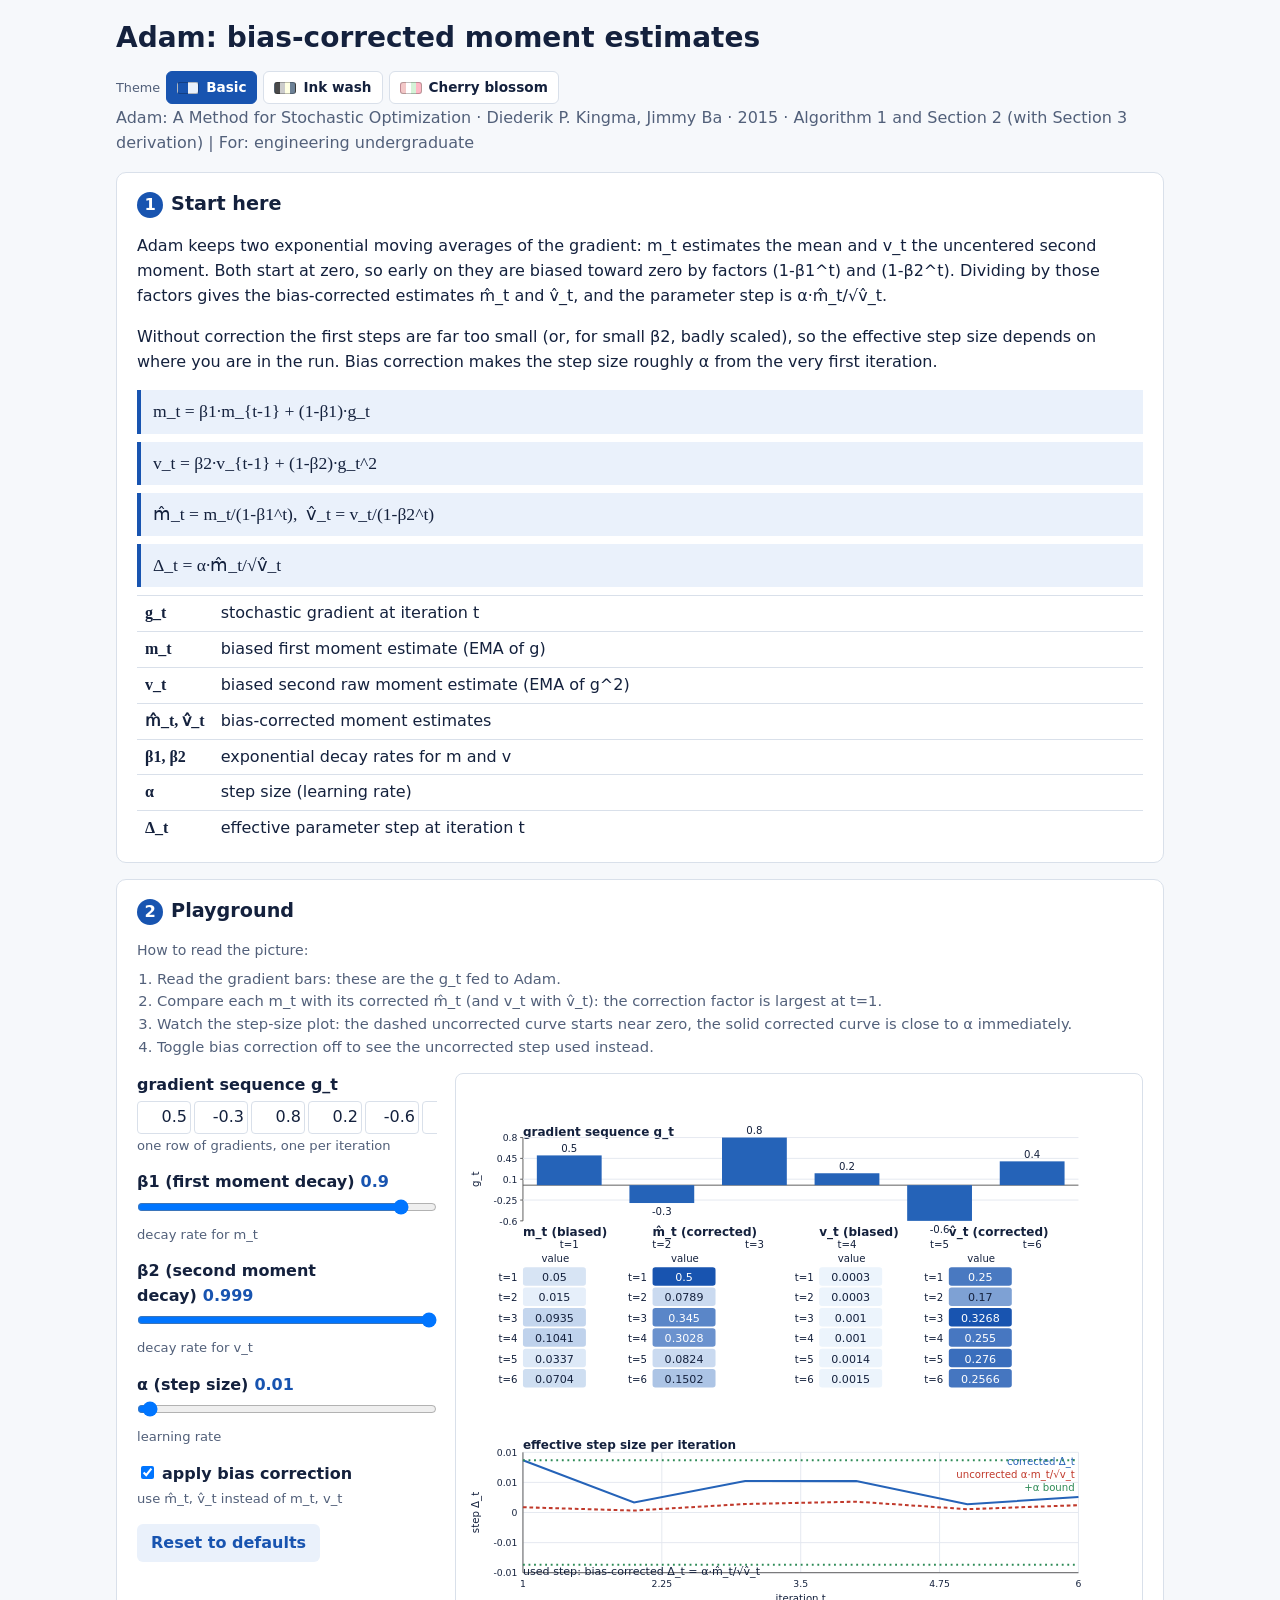
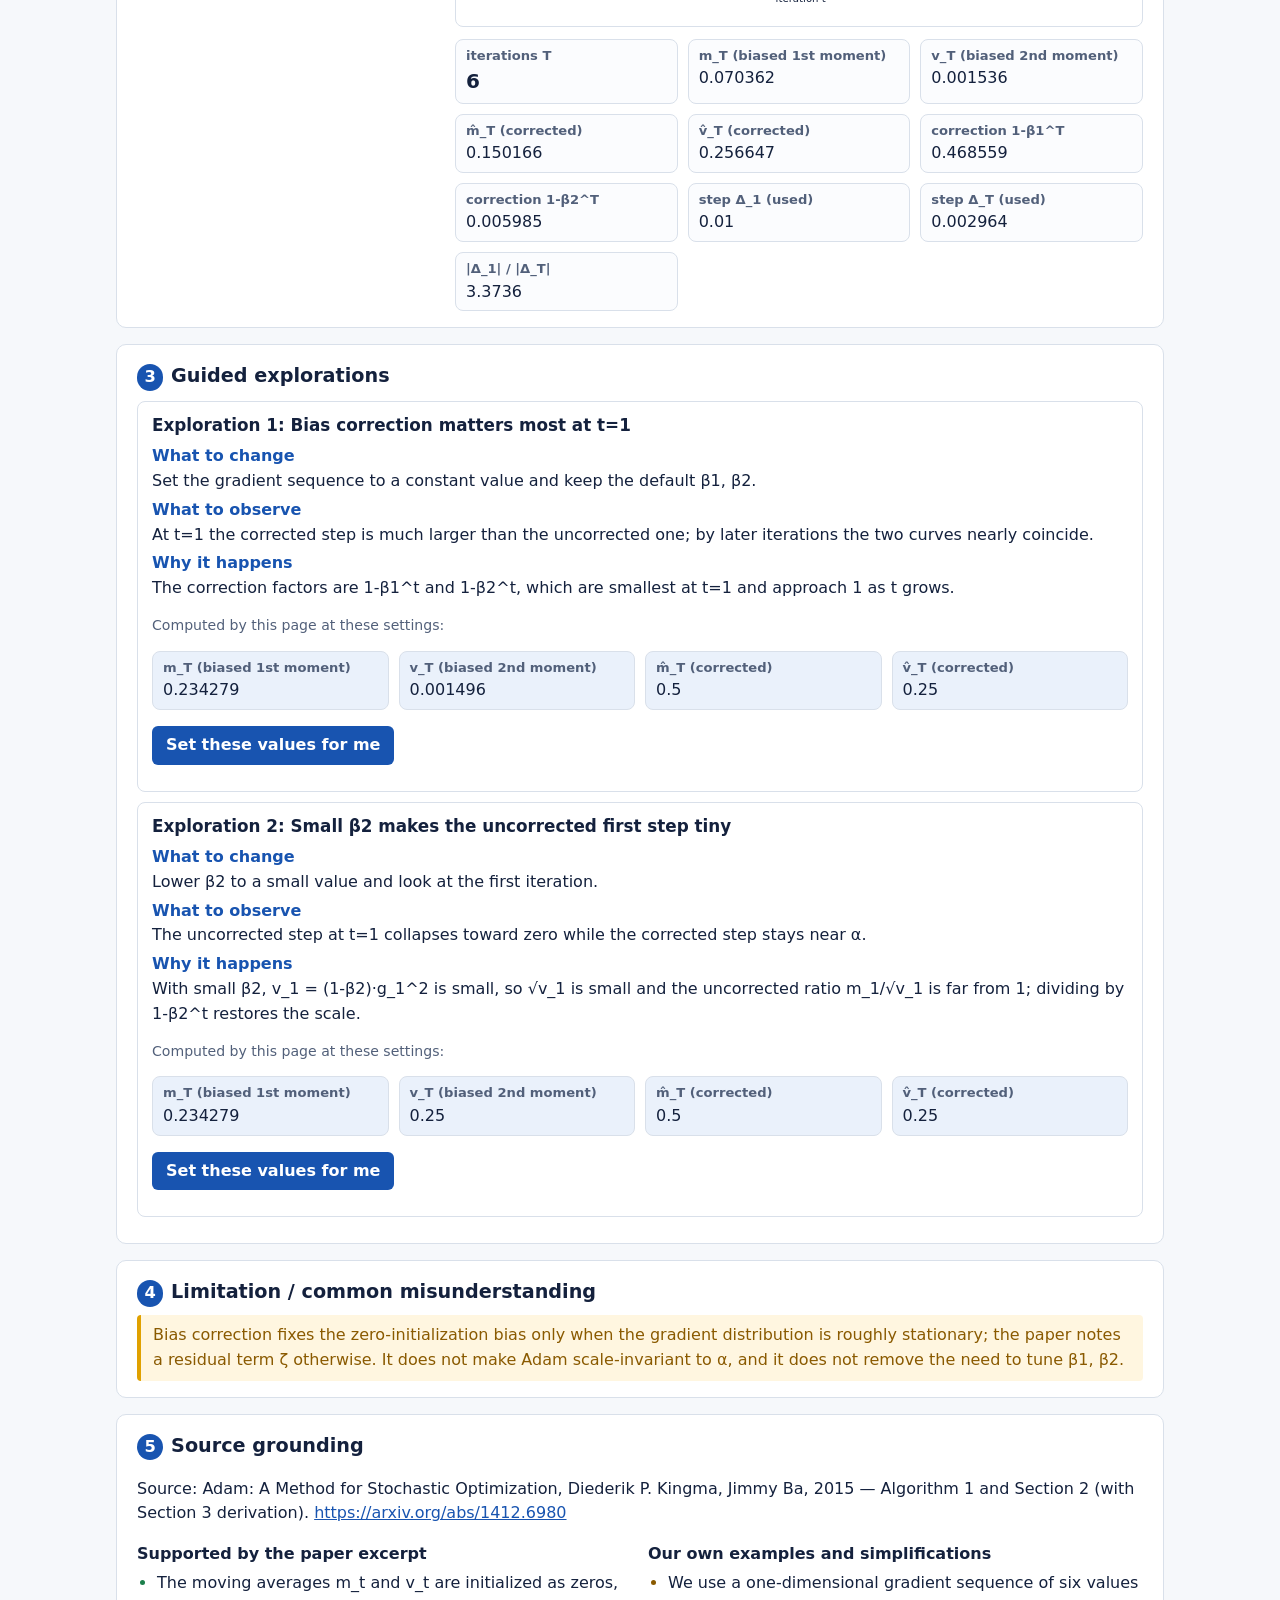
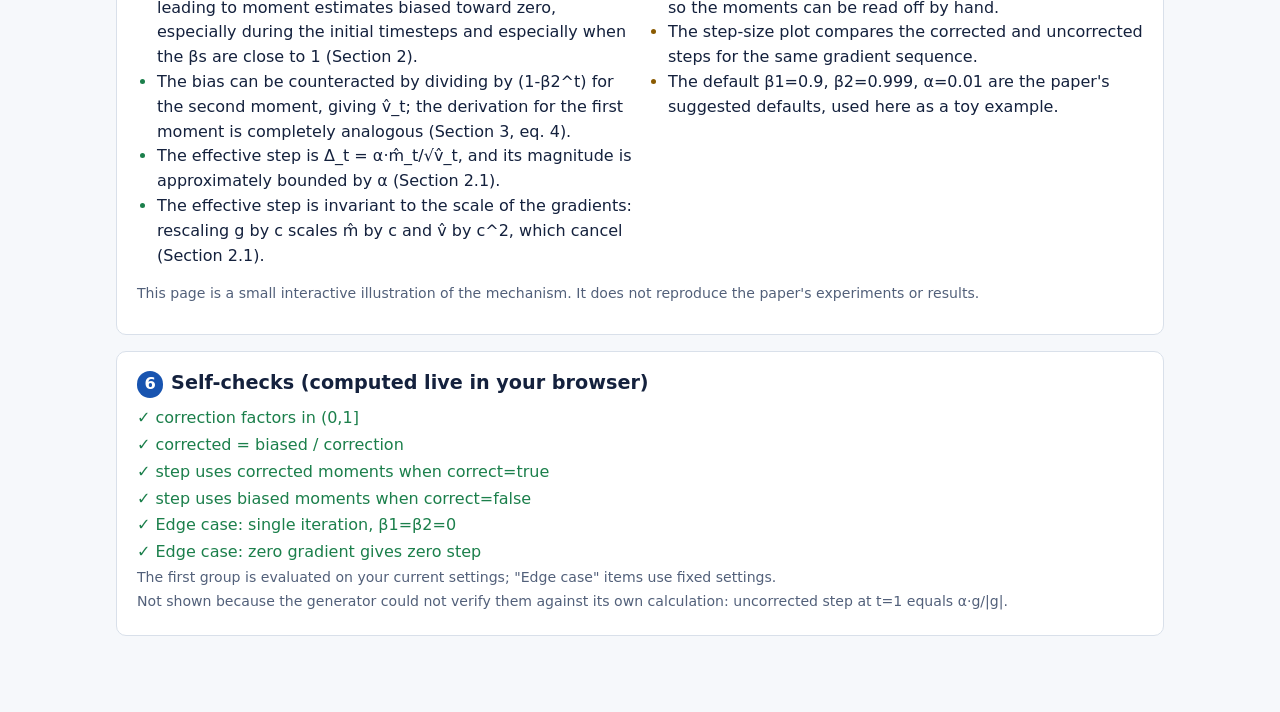
<file: example/adam/out/index.html>
<!doctype html>
<html lang="en">
<head>
<meta charset="utf-8">
<meta name="viewport" content="width=device-width,initial-scale=1">
<title>Adam: bias-corrected moment estimates</title>
<style>
/* Themes. Every colour on the page, including the SVG charts (via H.c.* and H.color in runtime.js), comes from these variables. */
:root,:root[data-theme="basic"]{--bg:#f6f8fb;--card:#fff;--card2:#fbfcfe;--ink:#14213d;--mute:#52607a;--line:#d9e0ea;--acc:#1854b0;--accbg:#eaf1fb;--onacc:#fff;--ok:#1b7f4b;--bad:#b3261e;--badbg:#fdecea;--warn:#8a5a00;--warnbg:#fff6e0;--warnborder:#e0a100;--focus:#f0a500;--chart1:#2563b8;--chart2:#c0392b;--chart3:#2e8b57;--grid:#e3e8ef;--axis:#555;--heat0:#ecf4fc;--heat:#1854b0;--onheat:#fff}
/* Ink wash: charcoal #4A4A4A, gray #CBCBCB, ivory #FFFFE3, slate #6D8196 (text/accents darkened for contrast) */
:root[data-theme="inkwash"]{--bg:#FFFFE3;--card:#fffff2;--card2:#fbfbe9;--ink:#33363a;--mute:#5b5f63;--line:#CBCBCB;--acc:#4f6579;--accbg:#e9ecee;--onacc:#fffff2;--ok:#3f6b4a;--bad:#9b2c2c;--badbg:#f6e3df;--warn:#4A4A4A;--warnbg:#efeed2;--warnborder:#6D8196;--focus:#4f6579;--chart1:#4f6579;--chart2:#4A4A4A;--chart3:#8a98a6;--grid:#dcdcd0;--axis:#4A4A4A;--heat0:#f4f4de;--heat:#4A4A4A;--onheat:#fffff2}
/* Cherry blossom: pink #F2C7C7, white #FFFFFF, mint #D5F3D8, rose #FFB7C5 (text/accents deepened for contrast) */
:root[data-theme="cherry"]{--bg:#fdf2f4;--card:#ffffff;--card2:#fff8f9;--ink:#3b2a2f;--mute:#6f5a60;--line:#F2C7C7;--acc:#b03a5e;--accbg:#fbe3e6;--onacc:#fff;--ok:#2f7a47;--bad:#b3261e;--badbg:#fdecea;--warn:#2d5f3b;--warnbg:#D5F3D8;--warnborder:#5aa86f;--focus:#b03a5e;--chart1:#c2456b;--chart2:#3f9a5a;--chart3:#e08aa0;--grid:#f6dfe1;--axis:#6f5a60;--heat0:#fff1f4;--heat:#b03a5e;--onheat:#fff}
*{box-sizing:border-box}
body{margin:0;background:var(--bg);color:var(--ink);font:16px/1.55 system-ui,"Segoe UI",Arial,sans-serif}
main{max-width:1080px;margin:0 auto;padding:20px 16px 60px}
header h1{margin:0 0 4px;font-size:1.75rem;line-height:1.25}
header p{margin:2px 0;color:var(--mute)}
section{background:var(--card);border:1px solid var(--line);border-radius:10px;padding:16px 20px;margin:16px 0}
h2{margin:0 0 8px;font-size:1.2rem}
h2 .n{display:inline-block;background:var(--acc);color:var(--onacc);border-radius:50%;width:1.6em;height:1.6em;text-align:center;font-size:.85em;line-height:1.6em;margin-right:8px}
.eq{background:var(--accbg);border-left:4px solid var(--acc);padding:8px 12px;margin:8px 0;font-family:Cambria,"Times New Roman",serif;font-size:1.1rem;overflow-x:auto;white-space:pre-wrap}
table.sym{border-collapse:collapse;width:100%}
table.sym td{border-top:1px solid var(--line);padding:5px 8px;vertical-align:top}
table.sym td:first-child{white-space:nowrap;font-family:Cambria,"Times New Roman",serif;font-weight:bold;width:1%}
.play{display:grid;grid-template-columns:minmax(230px,300px) 1fr;gap:18px}
@media(max-width:760px){.play{grid-template-columns:1fr}}
.ctl{margin-bottom:14px}
.ctl .mgrid{max-width:100%;overflow-x:auto}
.ctl input[type=range]{margin:0}
.ctl label{font-weight:600;display:block;margin-bottom:3px}
.ctl .help{font-size:.82rem;color:var(--mute);margin-top:2px}
.ctl input[type=range]{width:100%}
.ctl .val{font-variant-numeric:tabular-nums;color:var(--acc);font-weight:700;margin-left:6px}
.ctl select{width:100%;padding:5px;background:var(--card);color:var(--ink);border:1px solid var(--line);border-radius:4px}
.mgrid{display:inline-grid;gap:3px}
.mgrid input{width:64px;padding:4px;-moz-appearance:textfield;appearance:textfield;background:var(--card);color:var(--ink);border:1px solid var(--line);border-radius:4px;font:inherit;text-align:right}
.mgrid input.bad{border-color:var(--bad);background:var(--badbg)}
.mgrid.dense input{width:54px;padding:3px}
.mgrid input::-webkit-outer-spin-button,.mgrid input::-webkit-inner-spin-button{-webkit-appearance:none;margin:0}
.mgrid span{font-size:.75rem;color:var(--mute);text-align:center}
.viz{overflow-x:auto;border:1px solid var(--line);border-radius:8px;padding:8px;background:var(--card)}
.err{color:var(--bad);font-weight:600;padding:8px}
.vals{margin-top:12px;display:grid;grid-template-columns:repeat(auto-fit,minmax(200px,1fr));gap:10px}
.val-card{border:1px solid var(--line);border-radius:8px;padding:6px 10px;background:var(--card2);overflow-x:auto}
.val-card b{display:block;font-size:.82rem;color:var(--mute);font-weight:600}
.val-card .big{font-size:1.25rem;font-variant-numeric:tabular-nums;font-weight:700}
table.mat{border-collapse:collapse;font-variant-numeric:tabular-nums;font-size:.9rem}
table.mat td,table.mat th{border:1px solid var(--line);padding:2px 7px;text-align:right}
table.mat th{background:var(--accbg);font-weight:600}
.steps{margin:6px 0 0;padding-left:20px;color:var(--mute);font-size:.92rem}
.exp{border:1px solid var(--line);border-radius:8px;padding:10px 14px;margin:10px 0}
.exp h3{margin:0 0 6px;font-size:1.05rem}
.exp .vals{margin:8px 0 4px}.exp .hl .val-card{background:var(--accbg)}
.exp dl{margin:0}.exp dt{font-weight:700;color:var(--acc);margin-top:4px}.exp dd{margin:0 0 0 0}
button{background:var(--acc);color:var(--onacc);border:0;border-radius:6px;padding:7px 14px;font:inherit;font-weight:600;cursor:pointer}
button.sec{background:var(--accbg);color:var(--acc)}
button:focus-visible,input:focus-visible,select:focus-visible{outline:3px solid var(--focus);outline-offset:2px}
.warn{background:var(--warnbg);border-left:4px solid var(--warnborder);padding:8px 12px;border-radius:4px;color:var(--warn)}
.two{display:grid;grid-template-columns:1fr 1fr;gap:16px}
@media(max-width:760px){.two{grid-template-columns:1fr}}
.two h3{margin:0 0 4px;font-size:1rem}
.two ul{margin:0;padding-left:20px}
.src li::marker{color:var(--ok)}.own li::marker{color:var(--warn)}
#checks li{list-style:none;margin:2px 0}
#checks{padding-left:0;margin:6px 0}
.pass{color:var(--ok)}.fail{color:var(--bad);font-weight:700}
.note{font-size:.88rem;color:var(--mute)}
a{color:var(--acc)}
.top{display:flex;flex-wrap:wrap;justify-content:space-between;align-items:flex-start;gap:12px}
.themes{display:flex;gap:6px;flex-wrap:wrap}
.themes button{background:var(--card);color:var(--ink);border:1px solid var(--line);padding:5px 10px;font-size:.85rem;font-weight:600;display:inline-flex;align-items:center;gap:7px}
.themes button[aria-pressed="true"]{background:var(--acc);color:var(--onacc);border-color:var(--acc)}
.themes .sw{width:22px;height:12px;border-radius:3px;border:1px solid rgba(0,0,0,.25);display:inline-block}
.themes-label{font-size:.8rem;color:var(--mute);align-self:center}
</style>
</head>
<body>
<main>
<header>
  <div class="top">
    <h1 id="title"></h1>
    <div class="themes" id="themes" role="group" aria-label="Color theme">
      <span class="themes-label">Theme</span>
      <button type="button" data-theme="basic" aria-pressed="true"><i class="sw" style="background:linear-gradient(90deg,#1854b0 50%,#eaf1fb 50%)"></i>Basic</button>
      <button type="button" data-theme="inkwash" aria-pressed="false"><i class="sw" style="background:linear-gradient(90deg,#4A4A4A 25%,#CBCBCB 25% 50%,#FFFFE3 50% 75%,#6D8196 75%)"></i>Ink wash</button>
      <button type="button" data-theme="cherry" aria-pressed="false"><i class="sw" style="background:linear-gradient(90deg,#F2C7C7 25%,#FFFFFF 25% 50%,#D5F3D8 50% 75%,#FFB7C5 75%)"></i>Cherry blossom</button>
    </div>
  </div>
  <p id="meta"></p>
</header>

<section id="start"><h2><span class="n">1</span>Start here</h2>
  <p id="idea"></p>
  <p id="why"></p>
  <div id="eqs"></div>
  <table class="sym" id="symbols" aria-label="Symbols"></table>
</section>

<section id="playground"><h2><span class="n">2</span>Playground</h2>
  <p class="note" id="howto"></p>
  <div class="play">
    <div><div id="controls"></div><button class="sec" id="reset" type="button">Reset to defaults</button></div>
    <div><div class="viz" id="viz" aria-live="polite"></div><div class="vals" id="vals"></div></div>
  </div>
</section>

<section id="explore"><h2><span class="n">3</span>Guided explorations</h2><div id="exps"></div></section>

<section id="limits"><h2><span class="n">4</span>Limitation / common misunderstanding</h2><div class="warn" id="limit"></div></section>

<section id="ground"><h2><span class="n">5</span>Source grounding</h2>
  <p id="paper"></p>
  <div class="two">
    <div class="src"><h3>Supported by the paper excerpt</h3><ul id="supp"></ul></div>
    <div class="own"><h3>Our own examples and simplifications</h3><ul id="ours"></ul></div>
  </div>
  <p class="note">This page is a small interactive illustration of the mechanism. It does not reproduce the paper's experiments or results. </p>
</section>

<section id="selfcheck"><h2><span class="n">6</span>Self-checks (computed live in your browser)</h2>
  <ul id="checks"></ul>
</section>
</main>

<script type="application/json" id="spec">{"title": "Adam: bias-corrected moment estimates", "paper": {"title": "Adam: A Method for Stochastic Optimization", "authors": "Diederik P. Kingma, Jimmy Ba", "year": "2015", "section": "Algorithm 1 and Section 2 (with Section 3 derivation)"}, "equations": ["m_t = β1·m_{t-1} + (1-β1)·g_t", "v_t = β2·v_{t-1} + (1-β2)·g_t^2", "m̂_t = m_t/(1-β1^t),  v̂_t = v_t/(1-β2^t)", "Δ_t = α·m̂_t/√v̂_t"], "idea": "Adam keeps two exponential moving averages of the gradient: m_t estimates the mean and v_t the uncentered second moment. Both start at zero, so early on they are biased toward zero by factors (1-β1^t) and (1-β2^t). Dividing by those factors gives the bias-corrected estimates m̂_t and v̂_t, and the parameter step is α·m̂_t/√v̂_t.", "why": "Without correction the first steps are far too small (or, for small β2, badly scaled), so the effective step size depends on where you are in the run. Bias correction makes the step size roughly α from the very first iteration.", "symbols": [{"sym": "g_t", "meaning": "stochastic gradient at iteration t"}, {"sym": "m_t", "meaning": "biased first moment estimate (EMA of g)"}, {"sym": "v_t", "meaning": "biased second raw moment estimate (EMA of g^2)"}, {"sym": "m̂_t, v̂_t", "meaning": "bias-corrected moment estimates"}, {"sym": "β1, β2", "meaning": "exponential decay rates for m and v"}, {"sym": "α", "meaning": "step size (learning rate)"}, {"sym": "Δ_t", "meaning": "effective parameter step at iteration t"}], "steps": ["Read the gradient bars: these are the g_t fed to Adam.", "Compare each m_t with its corrected m̂_t (and v_t with v̂_t): the correction factor is largest at t=1.", "Watch the step-size plot: the dashed uncorrected curve starts near zero, the solid corrected curve is close to α immediately.", "Toggle bias correction off to see the uncorrected step used instead."], "controls": [{"id": "g", "label": "gradient sequence g_t", "type": "matrix", "default": [[0.5, -0.3, 0.8, 0.2, -0.6, 0.4]], "min": -2, "max": 2, "step": 0.1, "help": "one row of gradients, one per iteration"}, {"id": "b1", "label": "β1 (first moment decay)", "type": "range", "min": 0, "max": 0.999, "step": 0.001, "default": 0.9, "help": "decay rate for m_t"}, {"id": "b2", "label": "β2 (second moment decay)", "type": "range", "min": 0, "max": 0.9999, "step": 0.0001, "default": 0.999, "help": "decay rate for v_t"}, {"id": "alpha", "label": "α (step size)", "type": "range", "min": 0.001, "max": 0.5, "step": 0.001, "default": 0.01, "help": "learning rate"}, {"id": "correct", "label": "apply bias correction", "type": "toggle", "default": true, "help": "use m̂_t, v̂_t instead of m_t, v_t"}], "explorations": [{"title": "Bias correction matters most at t=1", "change": "Set the gradient sequence to a constant value and keep the default β1, β2.", "observe": "At t=1 the corrected step is much larger than the uncorrected one; by later iterations the two curves nearly coincide.", "why": "The correction factors are 1-β1^t and 1-β2^t, which are smallest at t=1 and approach 1 as t grows.", "set": {"g": [[0.5, 0.5, 0.5, 0.5, 0.5, 0.5]], "b1": 0.9, "b2": 0.999, "alpha": 0.01, "correct": true}, "expect": "Math.abs(s.stepCorr[0]) > 3 * Math.abs(s.step[0])"}, {"title": "Small β2 makes the uncorrected first step tiny", "change": "Lower β2 to a small value and look at the first iteration.", "observe": "The uncorrected step at t=1 collapses toward zero while the corrected step stays near α.", "why": "With small β2, v_1 = (1-β2)·g_1^2 is small, so √v_1 is small and the uncorrected ratio m_1/√v_1 is far from 1; dividing by 1-β2^t restores the scale.", "set": {"g": [[0.5, 0.5, 0.5, 0.5, 0.5, 0.5]], "b1": 0.9, "b2": 0.1, "alpha": 0.01, "correct": true}, "expect": "Math.abs(s.stepCorr[0]) > 5 * Math.abs(s.step[0])"}], "limitation": "Bias correction fixes the zero-initialization bias only when the gradient distribution is roughly stationary; the paper notes a residual term ζ otherwise. It does not make Adam scale-invariant to α, and it does not remove the need to tune β1, β2.", "invariants": [{"label": "correction factors in (0,1]", "test": "s.c1.every(x => x > 0 && x <= 1 + 1e-9) && s.c2.every(x => x > 0 && x <= 1 + 1e-9)"}, {"label": "corrected = biased / correction", "test": "s.m.every((x,i) => H.close(s.mhat[i], x / s.c1[i], 1e-6)) && s.v.every((x,i) => H.close(s.vhat[i], x / s.c2[i], 1e-6))"}, {"label": "step uses corrected moments when correct=true", "test": "!p.correct || s.used.every((x,i) => H.close(x, s.stepCorr[i], 1e-9))"}, {"label": "step uses biased moments when correct=false", "test": "p.correct || s.used.every((x,i) => H.close(x, s.step[i], 1e-9))"}], "tests": [{"label": "single iteration, β1=β2=0", "set": {"g": [[0.5, 0, 0, 0, 0, 0]], "b1": 0, "b2": 0, "alpha": 0.01, "correct": true}, "test": "H.close(s.mhat[0], 0.5, 1e-9) && H.close(s.vhat[0], 0.25, 1e-9) && H.close(s.stepCorr[0], 0.01, 1e-9)"}, {"label": "zero gradient gives zero step", "set": {"g": [[0, 0, 0, 0, 0, 0]], "b1": 0.9, "b2": 0.999, "alpha": 0.01, "correct": true}, "test": "s.used.every(x => H.close(x, 0, 1e-9))"}], "supported": ["The moving averages m_t and v_t are initialized as zeros, leading to moment estimates biased toward zero, especially during the initial timesteps and especially when the βs are close to 1 (Section 2).", "The bias can be counteracted by dividing by (1-β2^t) for the second moment, giving v̂_t; the derivation for the first moment is completely analogous (Section 3, eq. 4).", "The effective step is Δ_t = α·m̂_t/√v̂_t, and its magnitude is approximately bounded by α (Section 2.1).", "The effective step is invariant to the scale of the gradients: rescaling g by c scales m̂ by c and v̂ by c^2, which cancel (Section 2.1)."], "ours": ["We use a one-dimensional gradient sequence of six values so the moments can be read off by hand.", "The step-size plot compares the corrected and uncorrected steps for the same gradient sequence.", "The default β1=0.9, β2=0.999, α=0.01 are the paper's suggested defaults, used here as a toy example."], "compute": "const g = p.g[0].slice();\nconst T = g.length;\nconst b1 = p.b1, b2 = p.b2, a = p.alpha;\nconst m = [], v = [], mhat = [], vhat = [], c1 = [], c2 = [], step = [], stepCorr = [];\nlet mt = 0, vt = 0;\nfor (let i = 0; i < T; i++) {\n  const t = i + 1;\n  mt = b1 * mt + (1 - b1) * g[i];\n  vt = b2 * vt + (1 - b2) * g[i] * g[i];\n  const k1 = 1 - Math.pow(b1, t);\n  const k2 = 1 - Math.pow(b2, t);\n  const mh = k1 > 0 ? mt / k1 : mt;\n  const vh = k2 > 0 ? vt / k2 : vt;\n  const denom = Math.sqrt(vh);\n  m.push(mt); v.push(vt); mhat.push(mh); vhat.push(vh);\n  c1.push(k1); c2.push(k2);\n  step.push(denom > 0 ? a * mt / denom : 0);\n  stepCorr.push(denom > 0 ? a * mh / denom : 0);\n}\nconst used = p.correct ? stepCorr : step;\nconst show = [\n  {label: 'iterations T', value: T},\n  {label: 'm_T (biased 1st moment)', value: H.fmt(m[T-1], 6)},\n  {label: 'v_T (biased 2nd moment)', value: H.fmt(v[T-1], 6)},\n  {label: 'm̂_T (corrected)', value: H.fmt(mhat[T-1], 6)},\n  {label: 'v̂_T (corrected)', value: H.fmt(vhat[T-1], 6)},\n  {label: 'correction 1-β1^T', value: H.fmt(c1[T-1], 6)},\n  {label: 'correction 1-β2^T', value: H.fmt(c2[T-1], 6)},\n  {label: 'step Δ_1 (used)', value: H.fmt(used[0], 6)},\n  {label: 'step Δ_T (used)', value: H.fmt(used[T-1], 6)},\n  {label: '|Δ_1| / |Δ_T|', value: Math.abs(used[T-1]) > 1e-12 ? H.fmt(Math.abs(used[0]) / Math.abs(used[T-1]), 4) : 'n/a'}\n];\nreturn {show, g, m, v, mhat, vhat, c1, c2, step, stepCorr, used, T};", "draw": "const T = s.T;\nconst W = 720, Hh = 560;\nconst parts = [];\nconst ink = H.c.ink, mute = H.c.mute;\n\n// --- gradient bars ---\nparts.push(H.bars(s.g, {x: 60, y: 60, w: 600, h: 90, labels: s.g.map((_, i) => 't=' + (i + 1)), max: Math.max(0.1, ...s.g.map(Math.abs)), d: 2, title: 'gradient sequence g_t', ylabel: 'g_t'}));\n\n// --- moment heat blocks ---\nconst rows = ['t=1', 't=2', 't=3', 't=4', 't=5', 't=6'].slice(0, T);\nconst cols = ['value'];\nconst maxM = Math.max(1e-9, ...s.m.map(Math.abs), ...s.mhat.map(Math.abs));\nconst maxV = Math.max(1e-9, ...s.v.map(Math.abs), ...s.vhat.map(Math.abs));\nparts.push(H.heat(s.m.map(x => [x]), {x: 60, y: 200, cw: 70, ch: 22, d: 4, max: maxM, rows: rows, cols: cols, title: 'm_t (biased)'}));\nparts.push(H.heat(s.mhat.map(x => [x]), {x: 200, y: 200, cw: 70, ch: 22, d: 4, max: maxM, rows: rows, cols: cols, title: 'm̂_t (corrected)'}));\nparts.push(H.heat(s.v.map(x => [x]), {x: 380, y: 200, cw: 70, ch: 22, d: 4, max: maxV, rows: rows, cols: cols, title: 'v_t (biased)'}));\nparts.push(H.heat(s.vhat.map(x => [x]), {x: 520, y: 200, cw: 70, ch: 22, d: 4, max: maxV, rows: rows, cols: cols, title: 'v̂_t (corrected)'}));\n\n// --- step-size plot ---\nconst xs = s.used.map((_, i) => i + 1);\nconst xsC = s.stepCorr.map((_, i) => i + 1);\nconst xsU = s.step.map((_, i) => i + 1);\nconst allY = s.step.concat(s.stepCorr).concat([p.alpha, -p.alpha]);\nconst ymax = Math.max(1e-6, ...allY.map(Math.abs)) * 1.15;\nparts.push(H.plot([\n  {xs: xsC, ys: s.stepCorr, color: H.c.chart1, label: 'corrected Δ_t'},\n  {xs: xsU, ys: s.step, color: H.c.chart2, label: 'uncorrected α·m_t/√v_t', dash: '4 3'},\n  {xs: [1, T], ys: [p.alpha, p.alpha], color: H.c.chart3, label: '+α bound', dash: '2 4'},\n  {xs: [1, T], ys: [-p.alpha, -p.alpha], color: H.c.chart3, dash: '2 4'}\n], {x: 60, y: 400, w: 600, h: 130, xmin: 1, xmax: T, ymin: -ymax, ymax: ymax, xlabel: 'iteration t', ylabel: 'step Δ_t', title: 'effective step size per iteration'}));\n\nparts.push(H.text(60, 545, 'used step: ' + (p.correct ? 'bias-corrected Δ_t = α·m̂_t/√v̂_t' : 'uncorrected α·m_t/√v_t'), {size: 12, fill: ink}));\nreturn H.svg(W, Hh, parts.join(''), 'Adam bias-corrected moment estimates');", "dropped_checks": ["uncorrected step at t=1 equals α·g/|g|"], "source_url": "https://arxiv.org/abs/1412.6980", "audience": "engineering undergraduate"}</script>
<script>
/* Generic drawing/formatting helpers shared by the page and the Python-side checker.
   Pure JS: no DOM access, so it also runs inside the headless QuickJS checker.
   Generated spec code calls these as H.*; every helper returns an SVG/HTML string. */
var H = (function () {
  function num(x) { x = Number(x); return isFinite(x) ? x : 0; }
  function fmt(x, d) {
    if (typeof x !== 'number') return String(x);
    if (isNaN(x)) return 'NaN';
    if (!isFinite(x)) return x > 0 ? '∞' : '-∞';
    d = d == null ? 3 : d;
    if (Math.abs(x) < 1e-12) return '0'; // floating-point noise, e.g. a mean of -2.8e-17
    var r = Number(x.toFixed(d));
    if (r === 0 && x !== 0) r = Number(x.toPrecision(2)); // never show a tiny non-zero value (e.g. 0.0001) as 0
    return String(r);
  }
  function esc(s) {
    return String(s).replace(/&/g, '&amp;').replace(/</g, '&lt;').replace(/>/g, '&gt;').replace(/"/g, '&quot;');
  }
  // Theme-aware colours: CSS variables defined per theme in template.html, so charts follow the theme switcher.
  var C = { ink: 'var(--ink)', mute: 'var(--mute)', chart1: 'var(--chart1)', chart2: 'var(--chart2)', chart3: 'var(--chart3)',
            good: 'var(--ok)', bad: 'var(--bad)', grid: 'var(--grid)', axis: 'var(--axis)', bg: 'var(--card)' };
  // sequential colour, t in [0,1]: theme's pale heat colour -> theme's deep heat colour
  function color(t) {
    t = Math.max(0, Math.min(1, num(t)));
    return 'color-mix(in srgb, var(--heat) ' + Math.round(t * 100) + '%, var(--heat0))';
  }
  function ink(t) { return num(t) > 0.55 ? 'var(--onheat)' : 'var(--ink)'; }
  function svg(w, h, inner, label) {
    return '<svg xmlns="http://www.w3.org/2000/svg" viewBox="0 0 ' + w + ' ' + h +
      '" width="100%" style="max-width:' + w + 'px;height:auto" role="img" aria-label="' + esc(label || 'visualization') +
      '" font-family="system-ui,Segoe UI,Arial,sans-serif">' + inner + '</svg>';
  }
  function rect(x, y, w, h, fill, extra) {
    return '<rect x="' + num(x) + '" y="' + num(y) + '" width="' + Math.max(0, num(w)) + '" height="' + Math.max(0, num(h)) +
      '" fill="' + (fill || 'var(--grid)') + '" ' + (extra || '') + '/>';
  }
  function text(x, y, s, o) {
    o = o || {};
    if (s === undefined || s === null || (typeof s === 'number' && !isFinite(s))) s = '';
    return '<text x="' + num(x) + '" y="' + num(y) + '" font-size="' + (o.size || 12) + '" text-anchor="' + (o.anchor || 'start') +
      '" fill="' + (o.fill || 'var(--ink)') + '"' + (o.weight ? ' font-weight="' + o.weight + '"' : '') +
      (o.rotate ? ' transform="rotate(' + o.rotate + ' ' + num(x) + ' ' + num(y) + ')"' : '') + '>' + esc(s) + '</text>';
  }
  function line(x1, y1, x2, y2, stroke, w, dash) {
    return '<line x1="' + num(x1) + '" y1="' + num(y1) + '" x2="' + num(x2) + '" y2="' + num(y2) + '" stroke="' + (stroke || 'var(--axis)') +
      '" stroke-width="' + (w || 1) + '"' + (dash ? ' stroke-dasharray="' + dash + '"' : '') + '/>';
  }
  function circle(x, y, r, fill, extra) {
    return '<circle cx="' + num(x) + '" cy="' + num(y) + '" r="' + num(r) + '" fill="' + (fill || 'var(--chart2)') + '" ' + (extra || '') + '/>';
  }
  // Matrix as coloured cells with numbers. o: x,y,cw,ch,d,max,min,rows,cols,title,signed
  function heat(M, o) {
    o = o || {};
    var x0 = o.x || 0, y0 = o.y || 0, cw = o.cw || 54, ch = o.ch || 34, d = o.d == null ? 2 : o.d;
    var flat = [].concat.apply([], M), mx = o.max != null ? o.max : Math.max.apply(null, flat.map(Math.abs).concat([1e-9]));
    var mn = o.min != null ? o.min : 0;
    var out = '';
    if (!Array.isArray(o.rows)) o.rows = null;
    if (!Array.isArray(o.cols)) o.cols = null;
    if (o.title) out += text(x0, y0 - 8 - (o.cols ? 14 : 0), o.title, { weight: 'bold', size: 13 });
    for (var i = 0; i < M.length; i++) {
      if (o.rows && o.rows[i] != null) out += text(x0 - 6, y0 + i * ch + ch / 2 + 4, o.rows[i], { anchor: 'end', size: 11 });
      for (var j = 0; j < M[i].length; j++) {
        var v = num(M[i][j]), t = mx > mn ? (Math.abs(v) - mn) / (mx - mn) : 0;
        out += rect(x0 + j * cw, y0 + i * ch, cw - 2, ch - 2, color(t), 'rx="3"') +
          text(x0 + j * cw + (cw - 2) / 2, y0 + i * ch + ch / 2 + 4, fmt(v, d), { anchor: 'middle', size: 12, fill: ink(t) });
      }
    }
    if (o.cols) for (var k = 0; k < (M[0] || []).length && k < o.cols.length; k++) out += text(x0 + k * cw + cw / 2, y0 - 6, o.cols[k], { anchor: 'middle', size: 11 });
    return out;
  }
  // Vertical bars. o: x,y,w,h,labels,max,d,fill,fills,title,ylabel
  function bars(vals, o) {
    o = o || {};
    var x0 = o.x || 40, y0 = o.y || 10, w = o.w || 300, h = o.h || 160, d = o.d == null ? 3 : o.d;
    var nums = vals.map(num);
    var mx = o.max != null ? o.max : Math.max.apply(null, nums.concat([1e-9]));
    var mn = o.min != null ? o.min : Math.min.apply(null, nums.concat([0])); // negative values get bars below a zero line
    if (mx <= mn) mx = mn + 1;
    function Y(v) { return y0 + h * (mx - v) / (mx - mn); }
    var n = vals.length, bw = w / Math.max(1, n), out = '', yz = Y(Math.max(mn, Math.min(mx, 0)));
    if (o.title) out += text(x0, y0 - 2, o.title, { weight: 'bold', size: 13 });
    out += line(x0, yz, x0 + w, yz, 'var(--axis)') + line(x0, y0, x0, y0 + h, 'var(--axis)');
    for (var t = 0; t <= 4; t++) {
      var tv = mn + (mx - mn) * t / 4, yy = Y(tv);
      out += line(x0 - 3, yy, x0, yy, 'var(--axis)') + text(x0 - 6, yy + 4, fmt(tv, 2), { anchor: 'end', size: 10 });
      if (t > 0) out += line(x0, yy, x0 + w, yy, 'var(--grid)');
    }
    for (var i = 0; i < n; i++) {
      var v = Math.max(mn, Math.min(mx, nums[i])), top = Y(Math.max(v, 0)), bot = Y(Math.min(v, 0)), bx = x0 + i * bw + bw * 0.15;
      out += rect(bx, top, bw * 0.7, bot - top, (o.fills && o.fills[i]) || o.fill || 'var(--chart1)') +
        text(bx + bw * 0.35, v < 0 ? bot + 13 : top - 4, fmt(nums[i], d), { anchor: 'middle', size: 11 });
      if (Array.isArray(o.labels) && o.labels[i] != null) out += text(bx + bw * 0.35, y0 + h + 15 + (mn < 0 ? 14 : 0), o.labels[i], { anchor: 'middle', size: 11 });
    }
    if (o.ylabel) out += text(12, y0 + h / 2, o.ylabel, { anchor: 'middle', size: 11, rotate: -90 });
    return out;
  }
  // Line plot. series:[{xs,ys,color,label,dash}] o: x,y,w,h,xmin,xmax,ymin,ymax,xlabel,ylabel,title,marks:[{x,y,label}]
  function plot(series, o) {
    o = o || {};
    var x0 = o.x || 46, y0 = o.y || 14, w = o.w || 320, h = o.h || 200, all = [];
    series.forEach(function (s) { s.xs.forEach(function (_, i) { all.push([num(s.xs[i]), num(s.ys[i])]); }); });
    var xmin = o.xmin != null ? o.xmin : Math.min.apply(null, all.map(function (p) { return p[0]; }));
    var xmax = o.xmax != null ? o.xmax : Math.max.apply(null, all.map(function (p) { return p[0]; }));
    var ymin = o.ymin != null ? o.ymin : Math.min.apply(null, all.map(function (p) { return p[1]; }));
    var ymax = o.ymax != null ? o.ymax : Math.max.apply(null, all.map(function (p) { return p[1]; }));
    if (xmax === xmin) xmax = xmin + 1;
    if (ymax === ymin) ymax = ymin + 1;
    function X(v) { return x0 + (num(v) - xmin) / (xmax - xmin) * w; }
    function Y(v) { return y0 + h - (num(v) - ymin) / (ymax - ymin) * h; }
    var out = '';
    if (o.title) out += text(x0, y0 - 4, o.title, { weight: 'bold', size: 13 });
    for (var t = 0; t <= 4; t++) {
      var gx = x0 + w * t / 4, gy = y0 + h - h * t / 4;
      out += line(gx, y0, gx, y0 + h, 'var(--grid)') + line(x0, gy, x0 + w, gy, 'var(--grid)') +
        text(gx, y0 + h + 15, fmt(xmin + (xmax - xmin) * t / 4, 2), { anchor: 'middle', size: 10 }) +
        text(x0 - 6, gy + 4, fmt(ymin + (ymax - ymin) * t / 4, 2), { anchor: 'end', size: 10 });
    }
    out += line(x0, y0 + h, x0 + w, y0 + h, 'var(--axis)') + line(x0, y0, x0, y0 + h, 'var(--axis)');
    series.forEach(function (s, k) {
      var pts = s.xs.map(function (_, i) { return X(s.xs[i]).toFixed(1) + ',' + Y(s.ys[i]).toFixed(1); }).join(' ');
      out += '<polyline points="' + pts + '" fill="none" stroke="' + (s.color || ['var(--chart1)', 'var(--chart2)', 'var(--chart3)'][k % 3]) +
        '" stroke-width="2.2"' + (s.dash ? ' stroke-dasharray="' + s.dash + '"' : '') + '/>';
      if (s.label) out += text(x0 + w - 4, y0 + 14 + 14 * k, s.label, { anchor: 'end', size: 11, fill: s.color || ['var(--chart1)', 'var(--chart2)', 'var(--chart3)'][k % 3] });
    });
    (o.marks || []).forEach(function (m) {
      out += circle(X(m.x), Y(m.y), 5, m.color || 'var(--chart2)') +
        (m.label ? text(X(m.x) + 8, Y(m.y) - 8, m.label, { size: 11 }) : '');
    });
    if (o.xlabel) out += text(x0 + w / 2, y0 + h + 32, o.xlabel, { anchor: 'middle', size: 11 });
    if (o.ylabel) out += text(12, y0 + h / 2, o.ylabel, { anchor: 'middle', size: 11, rotate: -90 });
    return out;
  }
  // HTML table of a matrix. o: rows, cols, d
  function table(M, o) {
    o = o || {};
    if (!Array.isArray(M[0])) M = [M];
    var d = o.d == null ? 3 : o.d, s = '<table class="mat">';
    if (!Array.isArray(o.rows)) o.rows = null;
    if (Array.isArray(o.cols)) s += '<tr><th></th>' + o.cols.map(function (c) { return '<th>' + esc(c) + '</th>'; }).join('') + '</tr>';
    M.forEach(function (r, i) {
      s += '<tr>' + (o.rows && o.rows[i] != null ? '<th>' + esc(o.rows[i]) + '</th>' : (o.rows ? '<th></th>' : '')) +
        r.map(function (v) { return '<td>' + fmt(v, d) + '</td>'; }).join('') + '</tr>';
    });
    return s + '</table>';
  }
  // ---- small numeric helpers (for compute code and invariant tests) ----
  function sum(a) { var t = 0; for (var i = 0; i < a.length; i++) t += a[i]; return t; }
  // numbers, or arrays/matrices of any depth compared element by element (same shape required)
  function close(a, b, tol) {
    if (Array.isArray(a) || Array.isArray(b)) {
      if (!Array.isArray(a) || !Array.isArray(b) || a.length !== b.length) return false;
      for (var i = 0; i < a.length; i++) if (!close(a[i], b[i], tol)) return false;
      return true;
    }
    return Math.abs(a - b) <= (tol == null ? 1e-9 : tol) * Math.max(1, Math.abs(a), Math.abs(b));
  }
  function rowSums(M) { return M.map(sum); }
  function transpose(M) { return M[0].map(function (_, j) { return M.map(function (r) { return r[j]; }); }); }
  function matmul(A, B) {
    return A.map(function (r) { return B[0].map(function (_, j) { var t = 0; for (var k = 0; k < r.length; k++) t += r[k] * B[k][j]; return t; }); });
  }
  return { c: C, sum: sum, close: close, rowSums: rowSums, transpose: transpose, matmul: matmul, num: num, fmt: fmt, esc: esc, color: color, ink: ink, svg: svg, rect: rect, text: text, line: line, circle: circle, heat: heat, bars: bars, plot: plot, table: table };
})();

</script>
<script>
(function () {
  'use strict';
  var SPEC = JSON.parse(document.getElementById('spec').textContent);
  /* ---------- theme switcher (choice is remembered when the browser allows it) ---------- */
  var THEMES = ['basic', 'inkwash', 'cherry'];
  function applyTheme(name) {
    if (THEMES.indexOf(name) < 0) name = 'basic';
    document.documentElement.setAttribute('data-theme', name);
    Array.prototype.forEach.call(document.querySelectorAll('#themes button'), function (b) {
      b.setAttribute('aria-pressed', String(b.getAttribute('data-theme') === name));
    });
    try { localStorage.setItem('p2p-theme', name); } catch (e) {}
  }
  Array.prototype.forEach.call(document.querySelectorAll('#themes button'), function (b) {
    b.addEventListener('click', function () { applyTheme(b.getAttribute('data-theme')); });
  });
  var savedTheme = 'basic';
  try { savedTheme = localStorage.getItem('p2p-theme') || 'basic'; } catch (e) {}
  applyTheme(savedTheme);
  function $(id) { return document.getElementById(id); }
  function el(tag, props, kids) {
    var e = document.createElement(tag);
    for (var k in (props || {})) { if (k === 'text') e.textContent = props[k]; else if (k === 'html') e.innerHTML = props[k]; else e.setAttribute(k, props[k]); }
    (kids || []).forEach(function (c) { e.appendChild(c); });
    return e;
  }
  function mkFn(args, src) {
    var wrap = function (b) { return 'return (function(){\n' + b + '\n}).call(this);'; };
    try { return new Function(args, wrap('return (' + src + '\n);')); } catch (e) { return new Function(args, wrap(src)); }
  }
  var compute = mkFn('p,H', SPEC.compute);
  var draw = mkFn('s,p,H', SPEC.draw);
  var invs = (SPEC.invariants || []).map(function (i) { return { label: i.label, fn: mkFn('s,p,H', i.test) }; });
  var tests = (SPEC.tests || []).map(function (t) { return { label: t.label, set: t.set || {}, fn: mkFn('s,p,H', t.test) }; });
  var ctrls = SPEC.controls || [];

  function clone(x) { return JSON.parse(JSON.stringify(x)); }
  function defaults() { var p = {}; ctrls.forEach(function (c) { p[c.id] = clone(c.default); }); return p; }
  var P = defaults();
  var widgets = {};

  /* ---------- static text ---------- */
  $('title').textContent = SPEC.title;
  var pp = SPEC.paper || {};
  $('meta').textContent = [pp.title, pp.authors, pp.year, pp.section].filter(Boolean).join(' · ') +
    (SPEC.audience ? '  |  For: ' + SPEC.audience : '');
  $('idea').textContent = SPEC.idea;
  $('why').textContent = SPEC.why;
  (SPEC.equations || []).forEach(function (q) { $('eqs').appendChild(el('div', { 'class': 'eq', text: q })); });
  (SPEC.symbols || []).forEach(function (s) {
    $('symbols').appendChild(el('tr', {}, [el('td', { text: s.sym }), el('td', { text: s.meaning })]));
  });
  if (SPEC.steps && SPEC.steps.length) {
    $('howto').textContent = 'How to read the picture:';
    var ol = el('ol', { 'class': 'steps' });
    SPEC.steps.forEach(function (t) { ol.appendChild(el('li', { text: t })); });
    $('howto').appendChild(ol);
  } else $('howto').textContent = 'Change a control and watch the picture and the numbers update.';
  $('limit').textContent = SPEC.limitation;
  $('paper').textContent = 'Source: ' + [pp.title, pp.authors, pp.year].filter(Boolean).join(', ') + (pp.section ? ' — ' + pp.section : '') + '. ';
  if (SPEC.source_url) { var a = el('a', { href: SPEC.source_url, text: SPEC.source_url, rel: 'noopener' }); $('paper').appendChild(a); }
  (SPEC.supported || []).forEach(function (t) { $('supp').appendChild(el('li', { text: t })); });
  (SPEC.ours || []).forEach(function (t) { $('ours').appendChild(el('li', { text: t })); });

  /* ---------- controls ---------- */
  function setWidget(c) {
    var w = widgets[c.id], v = P[c.id];
    if (c.type === 'range') { w.input.value = v; w.val.textContent = H.fmt(Number(v), 3); }
    else if (c.type === 'toggle') w.input.checked = !!v;
    else if (c.type === 'select') w.input.value = String(v);
    else if (c.type === 'matrix') w.inputs.forEach(function (row, i) { row.forEach(function (inp, j) { inp.value = v[i][j]; inp.className = ''; }); });
  }
  ctrls.forEach(function (c) {
    var box = el('div', { 'class': 'ctl' });
    var id = 'c_' + c.id;
    var lab = el('label', { 'for': id, text: c.label });
    box.appendChild(lab);
    var w = widgets[c.id] = {};
    if (c.type === 'range') {
      w.val = el('span', { 'class': 'val' }); lab.appendChild(w.val);
      w.input = el('input', { type: 'range', id: id, min: c.min, max: c.max, step: c.step || 'any' });
      w.input.addEventListener('input', function () { P[c.id] = Number(w.input.value); w.val.textContent = H.fmt(P[c.id], 3); update(); });
      box.appendChild(w.input);
    } else if (c.type === 'toggle') {
      w.input = el('input', { type: 'checkbox', id: id });
      lab.insertBefore(w.input, lab.firstChild); w.input.style.marginRight = '8px';
      w.input.addEventListener('change', function () { P[c.id] = w.input.checked; update(); });
    } else if (c.type === 'select') {
      w.input = el('select', { id: id });
      (c.options || []).forEach(function (o) { w.input.appendChild(el('option', { value: String(o.value != null ? o.value : o), text: String(o.label != null ? o.label : o) })); });
      w.input.addEventListener('change', function () {
        var opt = (c.options || []).filter(function (o) { return String(o.value != null ? o.value : o) === w.input.value; })[0];
        var raw = opt && opt.value != null ? opt.value : w.input.value;
        P[c.id] = (typeof c.default === 'number') ? Number(raw) : raw; update();
      });
      box.appendChild(w.input);
    } else if (c.type === 'matrix') {
      var R = c.default.length, C = c.default[0].length;
      var g = el('div', { 'class': 'mgrid', role: 'group', 'aria-labelledby': id });
      if (C > 4) g.className += ' dense';
      g.style.gridTemplateColumns = (c.rowLabels ? 'auto ' : '') + 'repeat(' + C + ',auto)';
      if (c.colLabels) { if (c.rowLabels) g.appendChild(el('span')); c.colLabels.forEach(function (t) { g.appendChild(el('span', { text: t })); }); }
      w.inputs = [];
      for (var i = 0; i < R; i++) {
        w.inputs.push([]);
        if (c.rowLabels) g.appendChild(el('span', { text: c.rowLabels[i] }));
        for (var j = 0; j < C; j++) {
          (function (i, j) {
            var inp = el('input', { type: 'number', step: c.step || 'any', 'aria-label': c.label + ' row ' + (i + 1) + ' column ' + (j + 1) });
            if (c.min != null) inp.min = c.min; if (c.max != null) inp.max = c.max;
            inp.addEventListener('input', function () {
              var v = parseFloat(inp.value);
              if (!isFinite(v)) { inp.className = 'bad'; return; }
              if (c.min != null && v < c.min) v = c.min; if (c.max != null && v > c.max) v = c.max;
              inp.className = ''; P[c.id][i][j] = v; update();
            });
            w.inputs[i].push(inp); g.appendChild(inp);
          })(i, j);
        }
      }
      box.appendChild(g);
    }
    if (c.help) box.appendChild(el('div', { 'class': 'help', text: c.help }));
    $('controls').appendChild(box);
    setWidget(c);
  });
  $('reset').addEventListener('click', function () { P = defaults(); ctrls.forEach(setWidget); update(); });

  /* ---------- rendering ---------- */
  function showValue(v) {
    if (typeof v === 'number') return el('div', { 'class': 'big', text: H.fmt(v, 4) });
    if (Array.isArray(v)) return el('div', { html: H.table(v, {}) });
    if (v && typeof v === 'object' && v.matrix) return el('div', { html: H.table(v.matrix, v) });
    return el('div', { text: String(v) });
  }
  var lastS = null;
  function runInvariants(s, p) {
    return invs.map(function (i) {
      var ok = false, err = '';
      try { ok = i.fn(s, p, H) === true; } catch (e) { err = String(e.message || e); }
      return { label: i.label, ok: ok, err: err };
    });
  }
  function renderChecks(live) {
    var ul = $('checks'); ul.textContent = '';
    live.forEach(function (r) {
      ul.appendChild(el('li', { 'class': r.ok ? 'pass' : 'fail', text: (r.ok ? '✓ ' : '✗ ') + r.label + (r.err ? ' (' + r.err + ')' : '') }));
    });
    ul.appendChild(el('li', { 'class': 'note', text: 'The first group is evaluated on your current settings; "Edge case" items use fixed settings.' }));
    if ((SPEC.dropped_checks || []).length)
      ul.appendChild(el('li', { 'class': 'note', text: 'Not shown because the generator could not verify them against its own calculation: ' + SPEC.dropped_checks.join('; ') + '.' }));
  }
  var edgeResults = tests.map(function (t) {
    var p = defaults(); for (var k in t.set) p[k] = clone(t.set[k]);
    var ok = false, err = '';
    try { var s = compute(p, H); ok = t.fn(s, p, H) === true; } catch (e) { err = String(e.message || e); }
    return { label: 'Edge case: ' + t.label, ok: ok, err: err };
  });
  /* Remove exact duplicate labels and nudge overlapping labels apart (by at most 16px) so text stays readable. */
  function declutter(box) {
    var svg = box.querySelector('svg');
    if (!svg || !svg.getBBox) return;
    try {
      var seen = {}, placed = [];
      [].slice.call(svg.querySelectorAll('text')).forEach(function (t) {
        if (!t.textContent.trim() || t.getAttribute('transform')) return;
        var key = t.textContent + '|' + t.getAttribute('x') + '|' + t.getAttribute('y');
        if (seen[key]) { t.parentNode.removeChild(t); return; }
        seen[key] = 1;
        var b = t.getBBox();
        function clear(dy) {
          for (var i = 0; i < placed.length; i++) {
            var p = placed[i];
            if (b.x < p.x1 - 1 && b.x + b.width > p.x0 + 1 && b.y + dy < p.y1 - 1 && b.y + dy + b.height > p.y0 + 1) return false;
          }
          return true;
        }
        var dy = 0, tries = [-4, 4, -8, 8, -12, 12, -16, 16];
        if (!clear(0)) for (var k = 0; k < tries.length; k++) if (clear(tries[k])) { dy = tries[k]; break; }
        if (dy) t.setAttribute('y', (parseFloat(t.getAttribute('y')) || 0) + dy);
        placed.push({ x0: b.x, x1: b.x + b.width, y0: b.y + dy, y1: b.y + b.height + dy });
      });
    } catch (e) {}
  }
  /* Grow the SVG's viewBox to include everything that was drawn, so nothing is clipped at the edges. */
  function fitSvg(box) {
    var svg = box.querySelector('svg');
    if (!svg || !svg.viewBox || !svg.viewBox.baseVal || !svg.getBBox) return;
    try {
      var vb = svg.viewBox.baseVal, b = svg.getBBox(), pad = 6;
      if (!b.width || !b.height) return;
      // grow to fit what was drawn, but by at most 35% per side so one stray element cannot shrink the whole picture
      var gx = vb.width * 0.35, gy = vb.height * 0.35;
      var x0 = Math.max(vb.x - gx, Math.min(vb.x, b.x - pad)), y0 = Math.max(vb.y - gy, Math.min(vb.y, b.y - pad));
      var x1 = Math.min(vb.x + vb.width + gx, Math.max(vb.x + vb.width, b.x + b.width + pad));
      var y1 = Math.min(vb.y + vb.height + gy, Math.max(vb.y + vb.height, b.y + b.height + pad));
      if (x0 === vb.x && y0 === vb.y && x1 === vb.x + vb.width && y1 === vb.y + vb.height) return;
      svg.setAttribute('viewBox', [x0, y0, x1 - x0, y1 - y0].join(' '));
      svg.style.maxWidth = Math.ceil(x1 - x0) + 'px';
    } catch (e) {}
  }
  function update() {
    var s;
    try {
      s = compute(P, H); lastS = s;
      $('viz').innerHTML = String(draw(s, P, H)).replace(/>([^<]*)</g, function (m, t) {
        t = t.replace(/\b(NaN|undefined|null)\b/g, '\u2014');
        if (t.length > 120) t = t.slice(0, 117) + '\u2026'; // a runaway label (e.g. a dumped array) must not blow up the layout
        return '>' + t + '<';
      });
      declutter($('viz'));
      fitSvg($('viz'));
      var vals = $('vals'); vals.textContent = '';
      (s.show || []).forEach(function (it) {
        var card = el('div', { 'class': 'val-card' }, [el('b', { text: it.label }), showValue(it.value)]);
        vals.appendChild(card);
      });
      renderChecks(runInvariants(s, P).concat(edgeResults));
    } catch (e) {
      $('viz').innerHTML = '';
      $('viz').appendChild(el('div', { 'class': 'err', text: 'This setting could not be computed: ' + (e.message || e) }));
    }
  }

  /* ---------- explorations ---------- */
  (SPEC.explorations || []).forEach(function (x, idx) {
    var card = el('div', { 'class': 'exp' }, [
      el('h3', { text: 'Exploration ' + (idx + 1) + ': ' + x.title }),
      el('dl', {}, [
        el('dt', { text: 'What to change' }), el('dd', { text: x.change }),
        el('dt', { text: 'What to observe' }), el('dd', { text: x.observe }),
        el('dt', { text: 'Why it happens' }), el('dd', { text: x.why })
      ])
    ]);
    try {
      var p0 = defaults(); for (var k0 in (x.set || {})) p0[k0] = clone(x.set[k0]);
      var s0 = compute(clone(p0), H), sd = compute(defaults(), H);
      var base = {}; (sd.show || []).forEach(function (it) { base[it.label] = JSON.stringify(it.value); });
      var all = (s0.show || []).filter(function (it) { return it.value !== undefined && it.value !== null; });
      var changed = all.filter(function (it) { return base[it.label] !== JSON.stringify(it.value); });
      var pick = changed.concat(all.filter(function (it) { return changed.indexOf(it) < 0; })).slice(0, 4);
      if (pick.length) {
        card.appendChild(el('p', { 'class': 'note', text: 'Computed by this page at these settings:' }));
        var hl = el('div', { 'class': 'vals hl' });
        pick.forEach(function (it) { hl.appendChild(el('div', { 'class': 'val-card' }, [el('b', { text: it.label }), showValue(it.value)])); });
        card.appendChild(hl);
      }
    } catch (e0) {}
    if (x.unverified) card.appendChild(el('p', { 'class': 'note', text: 'Note: the automatic check that these settings show this effect did not pass. Compare the readouts with the starting values yourself.' }));
    var b = el('button', { type: 'button', text: 'Set these values for me' });
    b.addEventListener('click', function () {
      P = defaults();
      for (var k in (x.set || {})) P[k] = clone(x.set[k]);
      ctrls.forEach(setWidget); update();
      $('playground').scrollIntoView({ behavior: 'smooth', block: 'start' });
    });
    card.appendChild(el('p', {}, [b]));
    $('exps').appendChild(card);
  });

  update();
})();
</script>
</body>
</html>
</file>
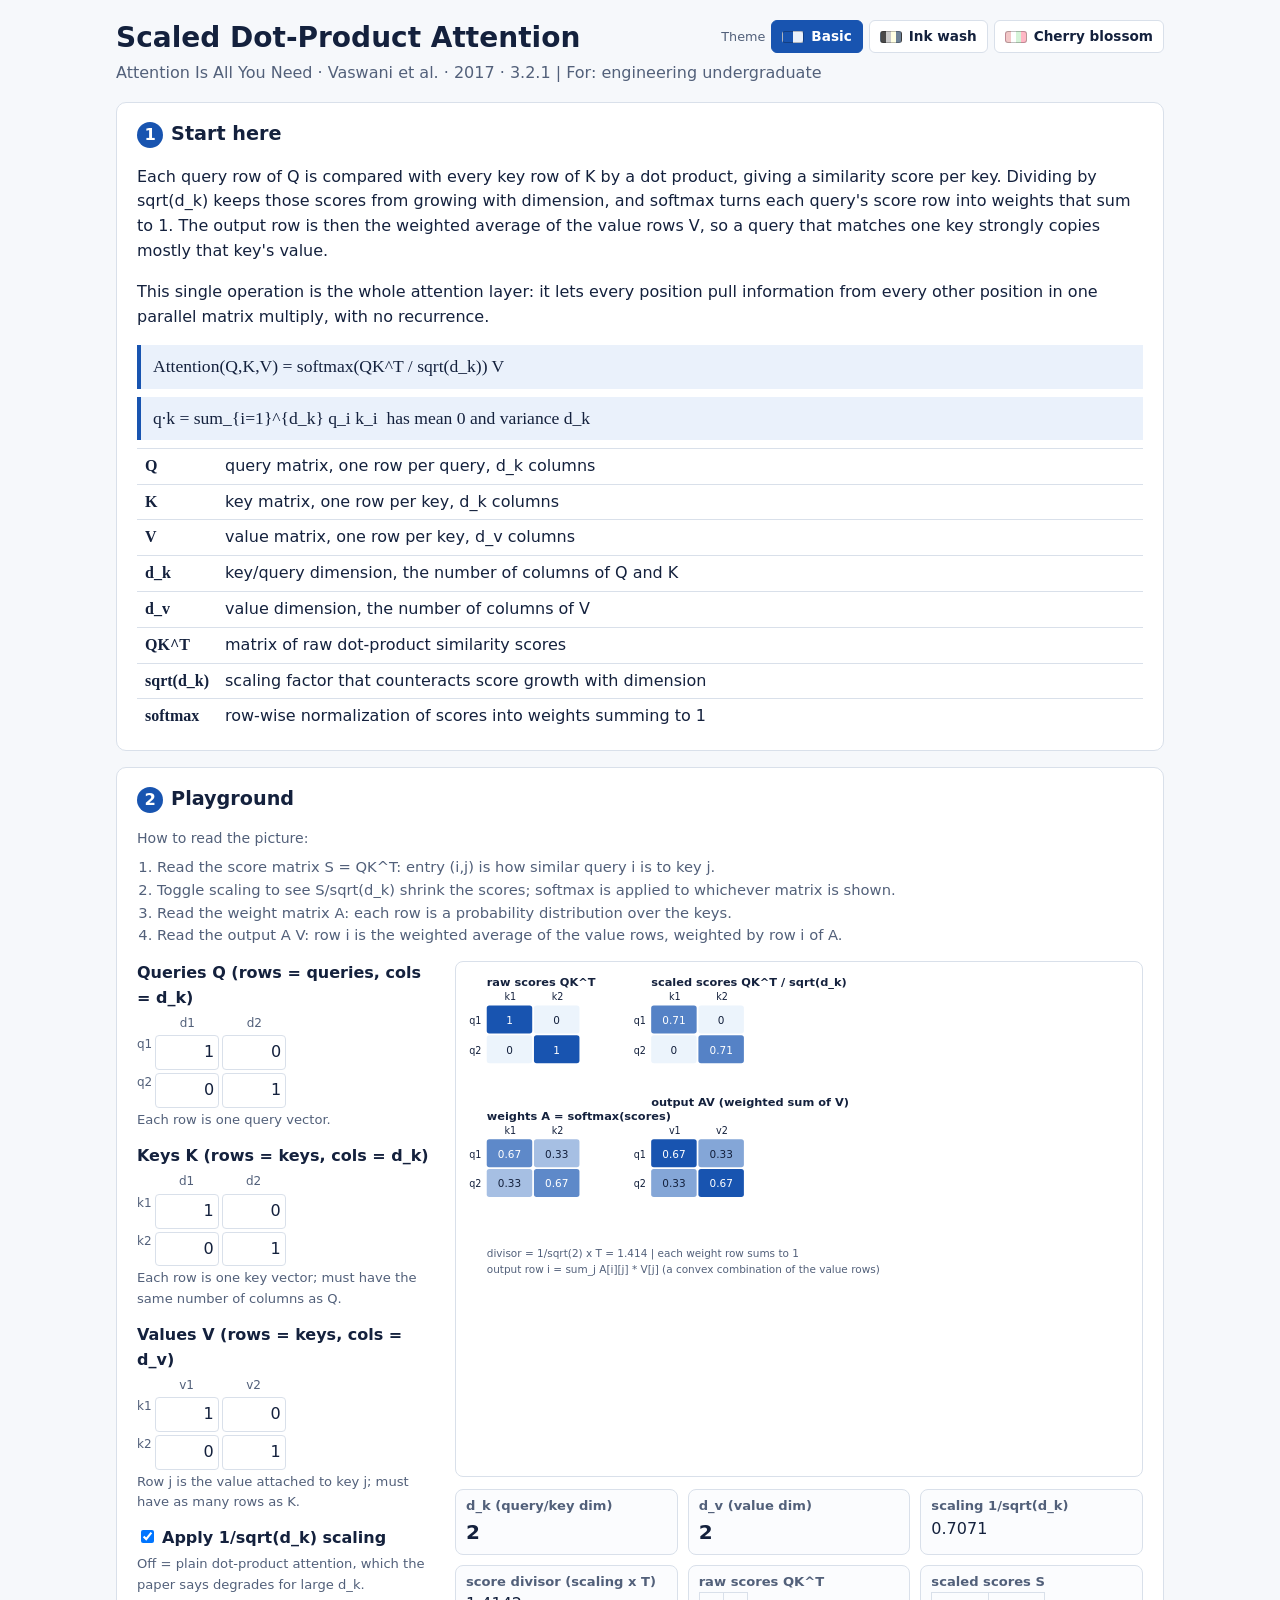
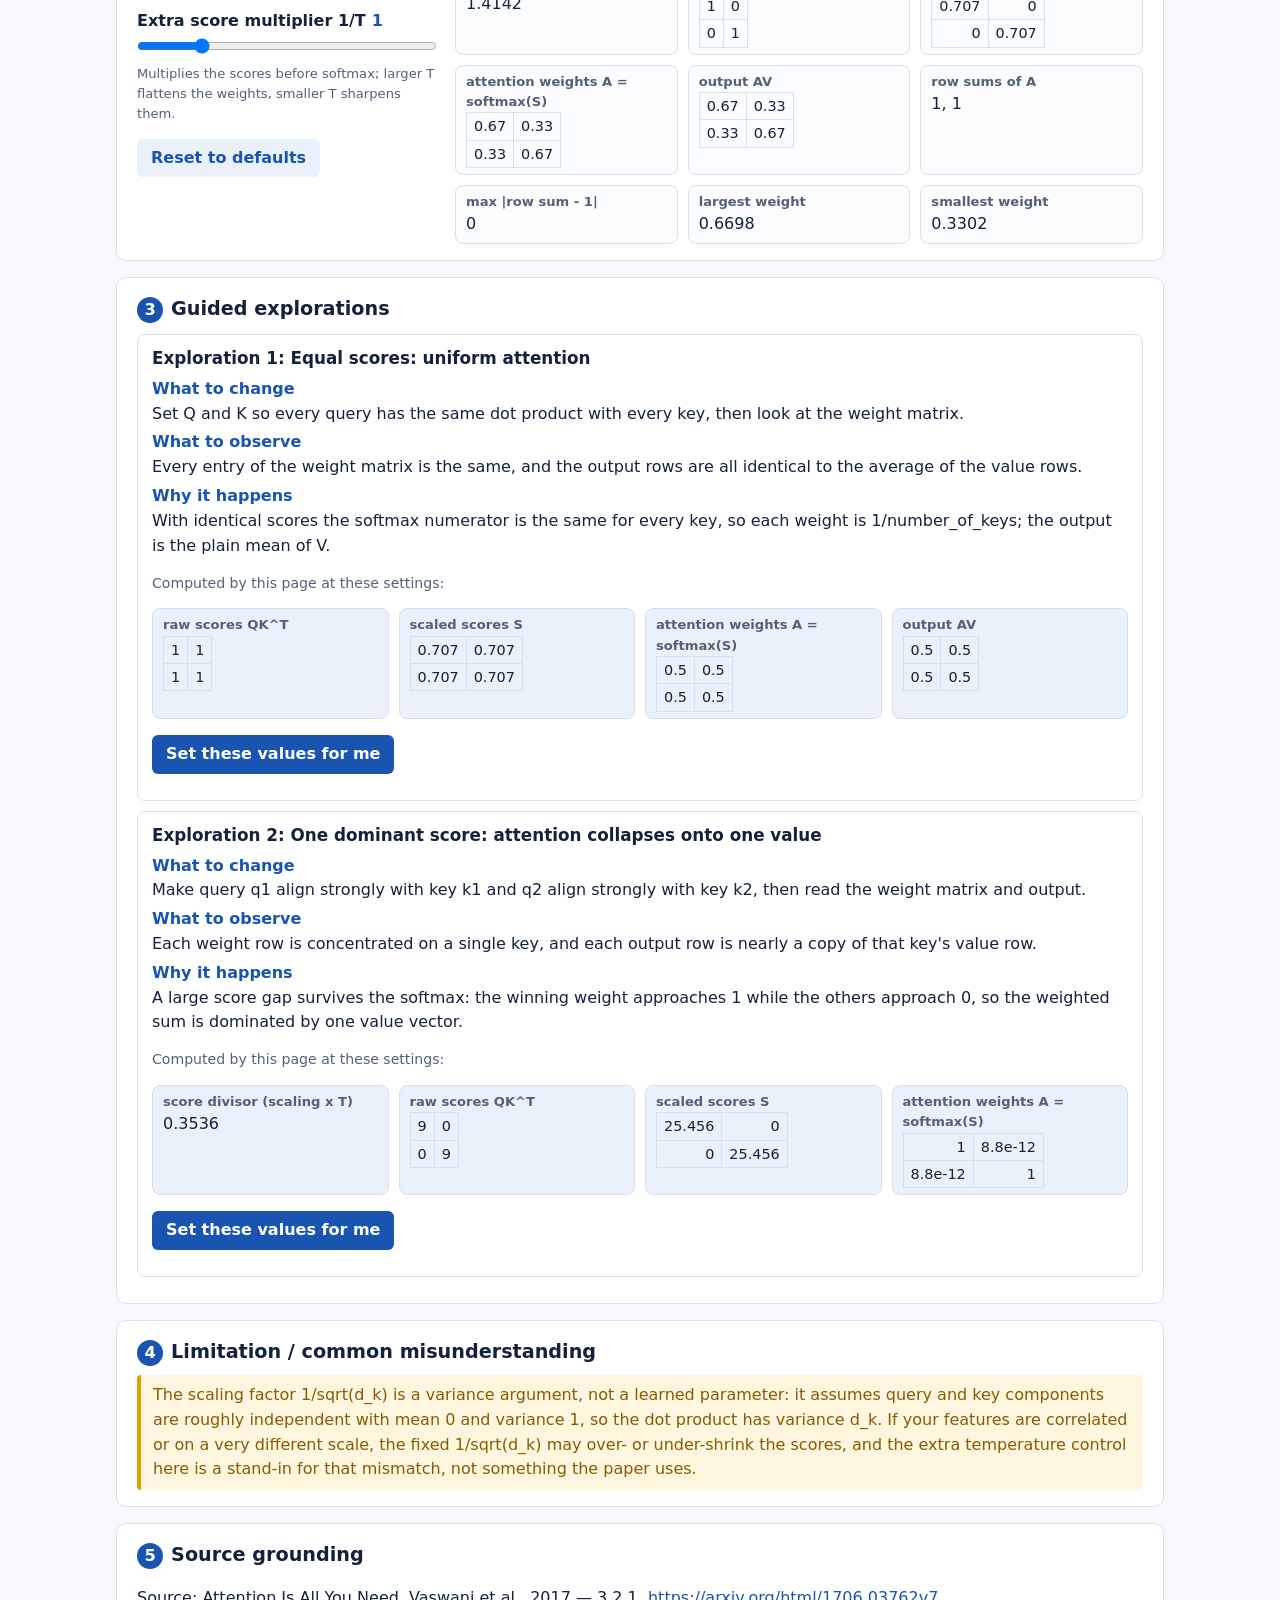
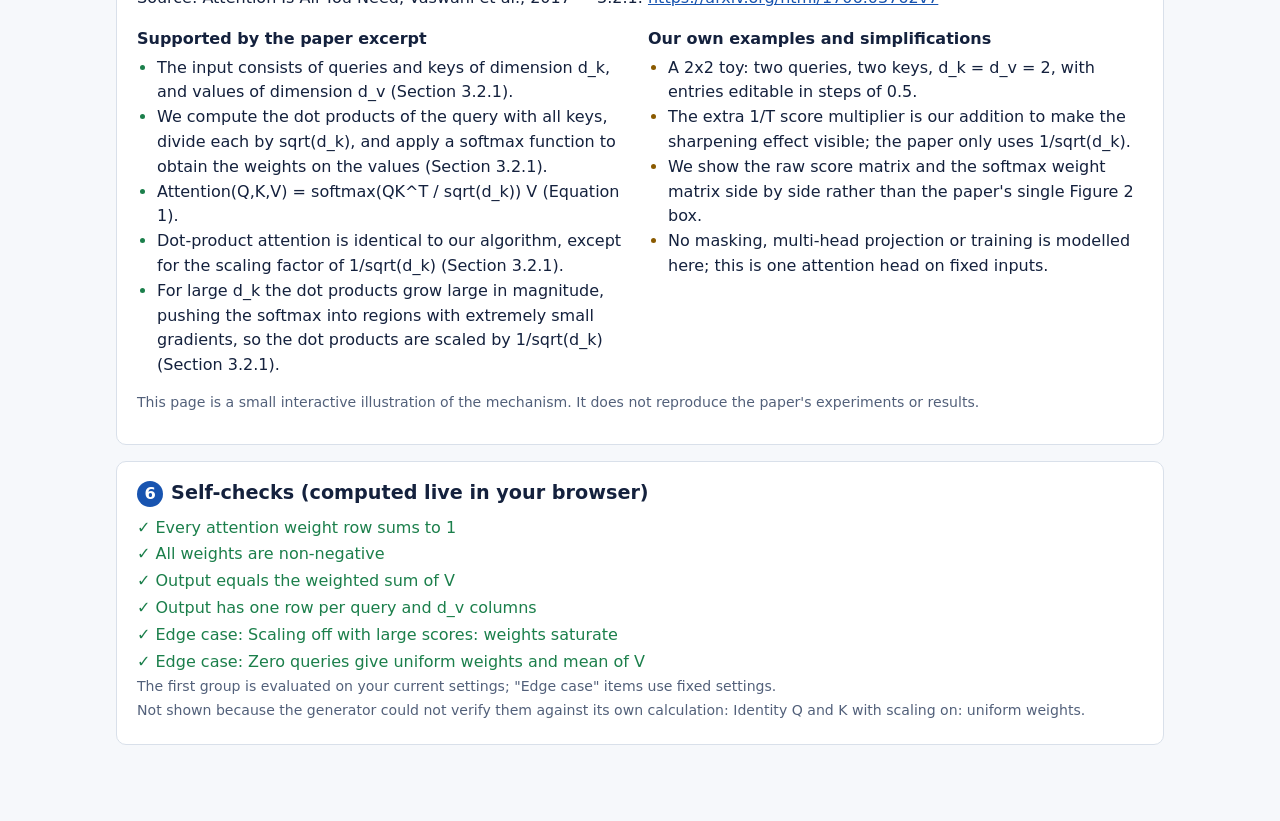
<file: example/attention/out/index.html>
<!doctype html>
<html lang="en">
<head>
<meta charset="utf-8">
<meta name="viewport" content="width=device-width,initial-scale=1">
<title>Scaled Dot-Product Attention</title>
<style>
/* Themes. Every colour on the page, including the SVG charts (via H.c.* and H.color in runtime.js), comes from these variables. */
:root,:root[data-theme="basic"]{--bg:#f6f8fb;--card:#fff;--card2:#fbfcfe;--ink:#14213d;--mute:#52607a;--line:#d9e0ea;--acc:#1854b0;--accbg:#eaf1fb;--onacc:#fff;--ok:#1b7f4b;--bad:#b3261e;--badbg:#fdecea;--warn:#8a5a00;--warnbg:#fff6e0;--warnborder:#e0a100;--focus:#f0a500;--chart1:#2563b8;--chart2:#c0392b;--chart3:#2e8b57;--grid:#e3e8ef;--axis:#555;--heat0:#ecf4fc;--heat:#1854b0;--onheat:#fff}
/* Ink wash: charcoal #4A4A4A, gray #CBCBCB, ivory #FFFFE3, slate #6D8196 (text/accents darkened for contrast) */
:root[data-theme="inkwash"]{--bg:#FFFFE3;--card:#fffff2;--card2:#fbfbe9;--ink:#33363a;--mute:#5b5f63;--line:#CBCBCB;--acc:#4f6579;--accbg:#e9ecee;--onacc:#fffff2;--ok:#3f6b4a;--bad:#9b2c2c;--badbg:#f6e3df;--warn:#4A4A4A;--warnbg:#efeed2;--warnborder:#6D8196;--focus:#4f6579;--chart1:#4f6579;--chart2:#4A4A4A;--chart3:#8a98a6;--grid:#dcdcd0;--axis:#4A4A4A;--heat0:#f4f4de;--heat:#4A4A4A;--onheat:#fffff2}
/* Cherry blossom: pink #F2C7C7, white #FFFFFF, mint #D5F3D8, rose #FFB7C5 (text/accents deepened for contrast) */
:root[data-theme="cherry"]{--bg:#fdf2f4;--card:#ffffff;--card2:#fff8f9;--ink:#3b2a2f;--mute:#6f5a60;--line:#F2C7C7;--acc:#b03a5e;--accbg:#fbe3e6;--onacc:#fff;--ok:#2f7a47;--bad:#b3261e;--badbg:#fdecea;--warn:#2d5f3b;--warnbg:#D5F3D8;--warnborder:#5aa86f;--focus:#b03a5e;--chart1:#c2456b;--chart2:#3f9a5a;--chart3:#e08aa0;--grid:#f6dfe1;--axis:#6f5a60;--heat0:#fff1f4;--heat:#b03a5e;--onheat:#fff}
*{box-sizing:border-box}
body{margin:0;background:var(--bg);color:var(--ink);font:16px/1.55 system-ui,"Segoe UI",Arial,sans-serif}
main{max-width:1080px;margin:0 auto;padding:20px 16px 60px}
header h1{margin:0 0 4px;font-size:1.75rem;line-height:1.25}
header p{margin:2px 0;color:var(--mute)}
section{background:var(--card);border:1px solid var(--line);border-radius:10px;padding:16px 20px;margin:16px 0}
h2{margin:0 0 8px;font-size:1.2rem}
h2 .n{display:inline-block;background:var(--acc);color:var(--onacc);border-radius:50%;width:1.6em;height:1.6em;text-align:center;font-size:.85em;line-height:1.6em;margin-right:8px}
.eq{background:var(--accbg);border-left:4px solid var(--acc);padding:8px 12px;margin:8px 0;font-family:Cambria,"Times New Roman",serif;font-size:1.1rem;overflow-x:auto;white-space:pre-wrap}
table.sym{border-collapse:collapse;width:100%}
table.sym td{border-top:1px solid var(--line);padding:5px 8px;vertical-align:top}
table.sym td:first-child{white-space:nowrap;font-family:Cambria,"Times New Roman",serif;font-weight:bold;width:1%}
.play{display:grid;grid-template-columns:minmax(230px,300px) 1fr;gap:18px}
@media(max-width:760px){.play{grid-template-columns:1fr}}
.ctl{margin-bottom:14px}
.ctl .mgrid{max-width:100%;overflow-x:auto}
.ctl input[type=range]{margin:0}
.ctl label{font-weight:600;display:block;margin-bottom:3px}
.ctl .help{font-size:.82rem;color:var(--mute);margin-top:2px}
.ctl input[type=range]{width:100%}
.ctl .val{font-variant-numeric:tabular-nums;color:var(--acc);font-weight:700;margin-left:6px}
.ctl select{width:100%;padding:5px;background:var(--card);color:var(--ink);border:1px solid var(--line);border-radius:4px}
.mgrid{display:inline-grid;gap:3px}
.mgrid input{width:64px;padding:4px;-moz-appearance:textfield;appearance:textfield;background:var(--card);color:var(--ink);border:1px solid var(--line);border-radius:4px;font:inherit;text-align:right}
.mgrid input.bad{border-color:var(--bad);background:var(--badbg)}
.mgrid.dense input{width:54px;padding:3px}
.mgrid input::-webkit-outer-spin-button,.mgrid input::-webkit-inner-spin-button{-webkit-appearance:none;margin:0}
.mgrid span{font-size:.75rem;color:var(--mute);text-align:center}
.viz{overflow-x:auto;border:1px solid var(--line);border-radius:8px;padding:8px;background:var(--card)}
.err{color:var(--bad);font-weight:600;padding:8px}
.vals{margin-top:12px;display:grid;grid-template-columns:repeat(auto-fit,minmax(200px,1fr));gap:10px}
.val-card{border:1px solid var(--line);border-radius:8px;padding:6px 10px;background:var(--card2);overflow-x:auto}
.val-card b{display:block;font-size:.82rem;color:var(--mute);font-weight:600}
.val-card .big{font-size:1.25rem;font-variant-numeric:tabular-nums;font-weight:700}
table.mat{border-collapse:collapse;font-variant-numeric:tabular-nums;font-size:.9rem}
table.mat td,table.mat th{border:1px solid var(--line);padding:2px 7px;text-align:right}
table.mat th{background:var(--accbg);font-weight:600}
.steps{margin:6px 0 0;padding-left:20px;color:var(--mute);font-size:.92rem}
.exp{border:1px solid var(--line);border-radius:8px;padding:10px 14px;margin:10px 0}
.exp h3{margin:0 0 6px;font-size:1.05rem}
.exp .vals{margin:8px 0 4px}.exp .hl .val-card{background:var(--accbg)}
.exp dl{margin:0}.exp dt{font-weight:700;color:var(--acc);margin-top:4px}.exp dd{margin:0 0 0 0}
button{background:var(--acc);color:var(--onacc);border:0;border-radius:6px;padding:7px 14px;font:inherit;font-weight:600;cursor:pointer}
button.sec{background:var(--accbg);color:var(--acc)}
button:focus-visible,input:focus-visible,select:focus-visible{outline:3px solid var(--focus);outline-offset:2px}
.warn{background:var(--warnbg);border-left:4px solid var(--warnborder);padding:8px 12px;border-radius:4px;color:var(--warn)}
.two{display:grid;grid-template-columns:1fr 1fr;gap:16px}
@media(max-width:760px){.two{grid-template-columns:1fr}}
.two h3{margin:0 0 4px;font-size:1rem}
.two ul{margin:0;padding-left:20px}
.src li::marker{color:var(--ok)}.own li::marker{color:var(--warn)}
#checks li{list-style:none;margin:2px 0}
#checks{padding-left:0;margin:6px 0}
.pass{color:var(--ok)}.fail{color:var(--bad);font-weight:700}
.note{font-size:.88rem;color:var(--mute)}
a{color:var(--acc)}
.top{display:flex;flex-wrap:wrap;justify-content:space-between;align-items:flex-start;gap:12px}
.themes{display:flex;gap:6px;flex-wrap:wrap}
.themes button{background:var(--card);color:var(--ink);border:1px solid var(--line);padding:5px 10px;font-size:.85rem;font-weight:600;display:inline-flex;align-items:center;gap:7px}
.themes button[aria-pressed="true"]{background:var(--acc);color:var(--onacc);border-color:var(--acc)}
.themes .sw{width:22px;height:12px;border-radius:3px;border:1px solid rgba(0,0,0,.25);display:inline-block}
.themes-label{font-size:.8rem;color:var(--mute);align-self:center}
</style>
</head>
<body>
<main>
<header>
  <div class="top">
    <h1 id="title"></h1>
    <div class="themes" id="themes" role="group" aria-label="Color theme">
      <span class="themes-label">Theme</span>
      <button type="button" data-theme="basic" aria-pressed="true"><i class="sw" style="background:linear-gradient(90deg,#1854b0 50%,#eaf1fb 50%)"></i>Basic</button>
      <button type="button" data-theme="inkwash" aria-pressed="false"><i class="sw" style="background:linear-gradient(90deg,#4A4A4A 25%,#CBCBCB 25% 50%,#FFFFE3 50% 75%,#6D8196 75%)"></i>Ink wash</button>
      <button type="button" data-theme="cherry" aria-pressed="false"><i class="sw" style="background:linear-gradient(90deg,#F2C7C7 25%,#FFFFFF 25% 50%,#D5F3D8 50% 75%,#FFB7C5 75%)"></i>Cherry blossom</button>
    </div>
  </div>
  <p id="meta"></p>
</header>

<section id="start"><h2><span class="n">1</span>Start here</h2>
  <p id="idea"></p>
  <p id="why"></p>
  <div id="eqs"></div>
  <table class="sym" id="symbols" aria-label="Symbols"></table>
</section>

<section id="playground"><h2><span class="n">2</span>Playground</h2>
  <p class="note" id="howto"></p>
  <div class="play">
    <div><div id="controls"></div><button class="sec" id="reset" type="button">Reset to defaults</button></div>
    <div><div class="viz" id="viz" aria-live="polite"></div><div class="vals" id="vals"></div></div>
  </div>
</section>

<section id="explore"><h2><span class="n">3</span>Guided explorations</h2><div id="exps"></div></section>

<section id="limits"><h2><span class="n">4</span>Limitation / common misunderstanding</h2><div class="warn" id="limit"></div></section>

<section id="ground"><h2><span class="n">5</span>Source grounding</h2>
  <p id="paper"></p>
  <div class="two">
    <div class="src"><h3>Supported by the paper excerpt</h3><ul id="supp"></ul></div>
    <div class="own"><h3>Our own examples and simplifications</h3><ul id="ours"></ul></div>
  </div>
  <p class="note">This page is a small interactive illustration of the mechanism. It does not reproduce the paper's experiments or results. </p>
</section>

<section id="selfcheck"><h2><span class="n">6</span>Self-checks (computed live in your browser)</h2>
  <ul id="checks"></ul>
</section>
</main>

<script type="application/json" id="spec">{"title": "Scaled Dot-Product Attention", "paper": {"title": "Attention Is All You Need", "authors": "Vaswani et al.", "year": "2017", "section": "3.2.1"}, "equations": ["Attention(Q,K,V) = softmax(QK^T / sqrt(d_k)) V", "q·k = sum_{i=1}^{d_k} q_i k_i  has mean 0 and variance d_k"], "idea": "Each query row of Q is compared with every key row of K by a dot product, giving a similarity score per key. Dividing by sqrt(d_k) keeps those scores from growing with dimension, and softmax turns each query's score row into weights that sum to 1. The output row is then the weighted average of the value rows V, so a query that matches one key strongly copies mostly that key's value.", "why": "This single operation is the whole attention layer: it lets every position pull information from every other position in one parallel matrix multiply, with no recurrence.", "symbols": [{"sym": "Q", "meaning": "query matrix, one row per query, d_k columns"}, {"sym": "K", "meaning": "key matrix, one row per key, d_k columns"}, {"sym": "V", "meaning": "value matrix, one row per key, d_v columns"}, {"sym": "d_k", "meaning": "key/query dimension, the number of columns of Q and K"}, {"sym": "d_v", "meaning": "value dimension, the number of columns of V"}, {"sym": "QK^T", "meaning": "matrix of raw dot-product similarity scores"}, {"sym": "sqrt(d_k)", "meaning": "scaling factor that counteracts score growth with dimension"}, {"sym": "softmax", "meaning": "row-wise normalization of scores into weights summing to 1"}], "steps": ["Read the score matrix S = QK^T: entry (i,j) is how similar query i is to key j.", "Toggle scaling to see S/sqrt(d_k) shrink the scores; softmax is applied to whichever matrix is shown.", "Read the weight matrix A: each row is a probability distribution over the keys.", "Read the output A V: row i is the weighted average of the value rows, weighted by row i of A."], "controls": [{"id": "Q", "label": "Queries Q (rows = queries, cols = d_k)", "type": "matrix", "default": [[1, 0], [0, 1]], "min": -3, "max": 3, "step": 0.5, "rowLabels": ["q1", "q2"], "colLabels": ["d1", "d2"], "help": "Each row is one query vector."}, {"id": "K", "label": "Keys K (rows = keys, cols = d_k)", "type": "matrix", "default": [[1, 0], [0, 1]], "min": -3, "max": 3, "step": 0.5, "rowLabels": ["k1", "k2"], "colLabels": ["d1", "d2"], "help": "Each row is one key vector; must have the same number of columns as Q."}, {"id": "V", "label": "Values V (rows = keys, cols = d_v)", "type": "matrix", "default": [[1, 0], [0, 1]], "min": -3, "max": 3, "step": 0.5, "rowLabels": ["k1", "k2"], "colLabels": ["v1", "v2"], "help": "Row j is the value attached to key j; must have as many rows as K."}, {"id": "scale", "label": "Apply 1/sqrt(d_k) scaling", "type": "toggle", "default": true, "help": "Off = plain dot-product attention, which the paper says degrades for large d_k."}, {"id": "temperature", "label": "Extra score multiplier 1/T", "type": "range", "min": 0.25, "max": 4, "step": 0.25, "default": 1, "help": "Multiplies the scores before softmax; larger T flattens the weights, smaller T sharpens them."}], "explorations": [{"title": "Equal scores: uniform attention", "change": "Set Q and K so every query has the same dot product with every key, then look at the weight matrix.", "observe": "Every entry of the weight matrix is the same, and the output rows are all identical to the average of the value rows.", "why": "With identical scores the softmax numerator is the same for every key, so each weight is 1/number_of_keys; the output is the plain mean of V.", "set": {"Q": [[1, 0], [1, 0]], "K": [[1, 0], [1, 0]], "V": [[1, 0], [0, 1]], "scale": true, "temperature": 1}, "expect": "s.A.every(r=>r.every(w=>H.close(w,1/s.A[0].length)))"}, {"title": "One dominant score: attention collapses onto one value", "change": "Make query q1 align strongly with key k1 and q2 align strongly with key k2, then read the weight matrix and output.", "observe": "Each weight row is concentrated on a single key, and each output row is nearly a copy of that key's value row.", "why": "A large score gap survives the softmax: the winning weight approaches 1 while the others approach 0, so the weighted sum is dominated by one value vector.", "set": {"Q": [[3, 0], [0, 3]], "K": [[3, 0], [0, 3]], "V": [[1, 0], [0, 1]], "scale": true, "temperature": 0.25}, "expect": "s.A[0][0]>0.99 && s.A[1][1]>0.99"}], "limitation": "The scaling factor 1/sqrt(d_k) is a variance argument, not a learned parameter: it assumes query and key components are roughly independent with mean 0 and variance 1, so the dot product has variance d_k. If your features are correlated or on a very different scale, the fixed 1/sqrt(d_k) may over- or under-shrink the scores, and the extra temperature control here is a stand-in for that mismatch, not something the paper uses.", "invariants": [{"label": "Every attention weight row sums to 1", "test": "s.A.every(r=>H.close(H.sum(r),1))"}, {"label": "All weights are non-negative", "test": "s.A.every(r=>r.every(w=>w>=-1e-12))"}, {"label": "Output equals the weighted sum of V", "test": "s.out.every((r,i)=>r.every((x,j)=>H.close(x,H.sum(s.A[i].map((w,k)=>w*s.V[k][j])))))"}, {"label": "Output has one row per query and d_v columns", "test": "s.out.length===s.Q.length && s.out.every(r=>r.length===s.V[0].length)"}], "tests": [{"label": "Scaling off with large scores: weights saturate", "set": {"Q": [[3, 0], [0, 3]], "K": [[3, 0], [0, 3]], "V": [[1, 0], [0, 1]], "scale": false, "temperature": 1}, "test": "s.A[0][0]>s.A[0][1] && s.A[1][1]>s.A[1][0]"}, {"label": "Zero queries give uniform weights and mean of V", "set": {"Q": [[0, 0], [0, 0]], "K": [[1, 0], [0, 1]], "V": [[2, 0], [0, 2]], "scale": true, "temperature": 1}, "test": "s.A.every(r=>r.every(w=>H.close(w,0.5))) && H.close(s.out[0][0],1)"}], "supported": ["The input consists of queries and keys of dimension d_k, and values of dimension d_v (Section 3.2.1).", "We compute the dot products of the query with all keys, divide each by sqrt(d_k), and apply a softmax function to obtain the weights on the values (Section 3.2.1).", "Attention(Q,K,V) = softmax(QK^T / sqrt(d_k)) V (Equation 1).", "Dot-product attention is identical to our algorithm, except for the scaling factor of 1/sqrt(d_k) (Section 3.2.1).", "For large d_k the dot products grow large in magnitude, pushing the softmax into regions with extremely small gradients, so the dot products are scaled by 1/sqrt(d_k) (Section 3.2.1)."], "ours": ["A 2x2 toy: two queries, two keys, d_k = d_v = 2, with entries editable in steps of 0.5.", "The extra 1/T score multiplier is our addition to make the sharpening effect visible; the paper only uses 1/sqrt(d_k).", "We show the raw score matrix and the softmax weight matrix side by side rather than the paper's single Figure 2 box.", "No masking, multi-head projection or training is modelled here; this is one attention head on fixed inputs."], "compute": "return (function(p,H){\n  const Q=p.Q, K=p.K, V=p.V;\n  const nq=Q.length, nk=K.length, dk=Q[0].length, dv=V[0].length;\n  const Kt=H.transpose(K);\n  const raw=H.matmul(Q,Kt);\n  const scaleOn=!!p.scale;\n  const T=p.temperature>0?p.temperature:1;\n  const denom=(scaleOn?Math.sqrt(dk):1)*T;\n  const S=raw.map(r=>r.map(x=>x/denom));\n  const A=S.map(r=>{\n    const m=Math.max.apply(null,r);\n    const ex=r.map(x=>Math.exp(x-m));\n    const z=H.sum(ex);\n    return ex.map(x=>z>0?x/z:1/r.length);\n  });\n  const out=H.matmul(A,V);\n  const rowSums=H.rowSums(A);\n  const maxDev=Math.max.apply(null,rowSums.map(x=>Math.abs(x-1)));\n  const maxW=Math.max.apply(null,A.map(r=>Math.max.apply(null,r)));\n  const minW=Math.min.apply(null,A.map(r=>Math.min.apply(null,r)));\n  const show=[\n    {label:\"d_k (query/key dim)\",value:dk},\n    {label:\"d_v (value dim)\",value:dv},\n    {label:\"scaling 1/sqrt(d_k)\",value:scaleOn?H.fmt(1/Math.sqrt(dk),4):\"off (1)\"},\n    {label:\"score divisor (scaling x T)\",value:H.fmt(denom,4)},\n    {label:\"raw scores QK^T\",value:{matrix:raw,rows:nq,cols:nk}},\n    {label:\"scaled scores S\",value:{matrix:S,rows:nq,cols:nk}},\n    {label:\"attention weights A = softmax(S)\",value:{matrix:A,rows:nq,cols:nk}},\n    {label:\"output AV\",value:{matrix:out,rows:nq,cols:dv}},\n    {label:\"row sums of A\",value:rowSums.map(x=>H.fmt(x,6)).join(\", \")},\n    {label:\"max |row sum - 1|\",value:H.fmt(maxDev,3)},\n    {label:\"largest weight\",value:H.fmt(maxW,4)},\n    {label:\"smallest weight\",value:H.fmt(minW,4)}\n  ];\n  return {show:show,Q:Q,K:K,V:V,raw:raw,S:S,A:A,out:out,rowSums:rowSums,dk:dk,dv:dv,nq:nq,nk:nk,scaleOn:scaleOn,denom:denom};\n})(p,H);", "draw": "return (function(s,p,H){\n  const w=760,h=560;\n  const cw=54,ch=34;\n  const qLab=s.Q.map((_,i)=>\"q\"+(i+1));\n  const kLab=s.K.map((_,i)=>\"k\"+(i+1));\n  const vLab=s.V[0].map((_,j)=>\"v\"+(j+1));\n  let g=\"\";\n  const blockW=s.nk*cw+50;\n  const blockH=s.nq*ch+45;\n  const col1=20, col2=col1+blockW+30;\n  const row1=40, row2=row1+blockH+40;\n  const maxAbs=Math.max(1e-9,Math.max.apply(null,s.raw.map(r=>Math.max.apply(null,r.map(x=>Math.abs(x))))));\n  g+=H.heat(s.raw,{x:col1,y:row1,cw:cw,ch:ch,d:2,max:maxAbs,rows:qLab,cols:kLab,title:\"raw scores QK^T\"});\n  g+=H.heat(s.S,{x:col2,y:row1,cw:cw,ch:ch,d:2,max:maxAbs,rows:qLab,cols:kLab,title:s.scaleOn?\"scaled scores QK^T / sqrt(d_k)\":\"scores (scaling off)\"});\n  g+=H.heat(s.A,{x:col1,y:row2,cw:cw,ch:ch,d:3,max:1,rows:qLab,cols:kLab,title:\"weights A = softmax(scores)\"});\n  g+=H.heat(s.out,{x:col2,y:row2,cw:cw,ch:ch,d:2,max:Math.max(1e-9,Math.max.apply(null,s.out.map(r=>Math.max.apply(null,r.map(x=>Math.abs(x)))))),rows:qLab,cols:vLab,title:\"output AV (weighted sum of V)\"});\n  const yNote=row2+blockH+22;\n  g+=H.text(col1,yNote,\"divisor = \"+(s.scaleOn?\"1/sqrt(\"+s.dk+\")\":\"1\")+\" x T = \"+H.fmt(s.denom,3)+\"   |   each weight row sums to 1\",{size:12,fill:H.c.mute});\n  g+=H.text(col1,yNote+18,\"output row i = sum_j A[i][j] * V[j]  (a convex combination of the value rows)\",{size:12,fill:H.c.mute});\n  return H.svg(w,h,g,\"Scaled dot-product attention: raw scores, scaled scores, softmax weights and output\");\n})(s,p,H);", "dropped_checks": ["Identity Q and K with scaling on: uniform weights"], "source_url": "https://arxiv.org/html/1706.03762v7", "audience": "engineering undergraduate"}</script>
<script>
/* Generic drawing/formatting helpers shared by the page and the Python-side checker.
   Pure JS: no DOM access, so it also runs inside the headless QuickJS checker.
   Generated spec code calls these as H.*; every helper returns an SVG/HTML string. */
var H = (function () {
  function num(x) { x = Number(x); return isFinite(x) ? x : 0; }
  function fmt(x, d) {
    if (typeof x !== 'number') return String(x);
    if (isNaN(x)) return 'NaN';
    if (!isFinite(x)) return x > 0 ? '∞' : '-∞';
    d = d == null ? 3 : d;
    if (Math.abs(x) < 1e-12) return '0'; // floating-point noise, e.g. a mean of -2.8e-17
    var r = Number(x.toFixed(d));
    if (r === 0 && x !== 0) r = Number(x.toPrecision(2)); // never show a tiny non-zero value (e.g. 0.0001) as 0
    return String(r);
  }
  function esc(s) {
    return String(s).replace(/&/g, '&amp;').replace(/</g, '&lt;').replace(/>/g, '&gt;').replace(/"/g, '&quot;');
  }
  // Theme-aware colours: CSS variables defined per theme in template.html, so charts follow the theme switcher.
  var C = { ink: 'var(--ink)', mute: 'var(--mute)', chart1: 'var(--chart1)', chart2: 'var(--chart2)', chart3: 'var(--chart3)',
            good: 'var(--ok)', bad: 'var(--bad)', grid: 'var(--grid)', axis: 'var(--axis)', bg: 'var(--card)' };
  // sequential colour, t in [0,1]: theme's pale heat colour -> theme's deep heat colour
  function color(t) {
    t = Math.max(0, Math.min(1, num(t)));
    return 'color-mix(in srgb, var(--heat) ' + Math.round(t * 100) + '%, var(--heat0))';
  }
  function ink(t) { return num(t) > 0.55 ? 'var(--onheat)' : 'var(--ink)'; }
  function svg(w, h, inner, label) {
    return '<svg xmlns="http://www.w3.org/2000/svg" viewBox="0 0 ' + w + ' ' + h +
      '" width="100%" style="max-width:' + w + 'px;height:auto" role="img" aria-label="' + esc(label || 'visualization') +
      '" font-family="system-ui,Segoe UI,Arial,sans-serif">' + inner + '</svg>';
  }
  function rect(x, y, w, h, fill, extra) {
    return '<rect x="' + num(x) + '" y="' + num(y) + '" width="' + Math.max(0, num(w)) + '" height="' + Math.max(0, num(h)) +
      '" fill="' + (fill || 'var(--grid)') + '" ' + (extra || '') + '/>';
  }
  function text(x, y, s, o) {
    o = o || {};
    if (s === undefined || s === null || (typeof s === 'number' && !isFinite(s))) s = '';
    return '<text x="' + num(x) + '" y="' + num(y) + '" font-size="' + (o.size || 12) + '" text-anchor="' + (o.anchor || 'start') +
      '" fill="' + (o.fill || 'var(--ink)') + '"' + (o.weight ? ' font-weight="' + o.weight + '"' : '') +
      (o.rotate ? ' transform="rotate(' + o.rotate + ' ' + num(x) + ' ' + num(y) + ')"' : '') + '>' + esc(s) + '</text>';
  }
  function line(x1, y1, x2, y2, stroke, w, dash) {
    return '<line x1="' + num(x1) + '" y1="' + num(y1) + '" x2="' + num(x2) + '" y2="' + num(y2) + '" stroke="' + (stroke || 'var(--axis)') +
      '" stroke-width="' + (w || 1) + '"' + (dash ? ' stroke-dasharray="' + dash + '"' : '') + '/>';
  }
  function circle(x, y, r, fill, extra) {
    return '<circle cx="' + num(x) + '" cy="' + num(y) + '" r="' + num(r) + '" fill="' + (fill || 'var(--chart2)') + '" ' + (extra || '') + '/>';
  }
  // Matrix as coloured cells with numbers. o: x,y,cw,ch,d,max,min,rows,cols,title,signed
  function heat(M, o) {
    o = o || {};
    var x0 = o.x || 0, y0 = o.y || 0, cw = o.cw || 54, ch = o.ch || 34, d = o.d == null ? 2 : o.d;
    var flat = [].concat.apply([], M), mx = o.max != null ? o.max : Math.max.apply(null, flat.map(Math.abs).concat([1e-9]));
    var mn = o.min != null ? o.min : 0;
    var out = '';
    if (!Array.isArray(o.rows)) o.rows = null;
    if (!Array.isArray(o.cols)) o.cols = null;
    if (o.title) out += text(x0, y0 - 8 - (o.cols ? 14 : 0), o.title, { weight: 'bold', size: 13 });
    for (var i = 0; i < M.length; i++) {
      if (o.rows && o.rows[i] != null) out += text(x0 - 6, y0 + i * ch + ch / 2 + 4, o.rows[i], { anchor: 'end', size: 11 });
      for (var j = 0; j < M[i].length; j++) {
        var v = num(M[i][j]), t = mx > mn ? (Math.abs(v) - mn) / (mx - mn) : 0;
        out += rect(x0 + j * cw, y0 + i * ch, cw - 2, ch - 2, color(t), 'rx="3"') +
          text(x0 + j * cw + (cw - 2) / 2, y0 + i * ch + ch / 2 + 4, fmt(v, d), { anchor: 'middle', size: 12, fill: ink(t) });
      }
    }
    if (o.cols) for (var k = 0; k < (M[0] || []).length && k < o.cols.length; k++) out += text(x0 + k * cw + cw / 2, y0 - 6, o.cols[k], { anchor: 'middle', size: 11 });
    return out;
  }
  // Vertical bars. o: x,y,w,h,labels,max,d,fill,fills,title,ylabel
  function bars(vals, o) {
    o = o || {};
    var x0 = o.x || 40, y0 = o.y || 10, w = o.w || 300, h = o.h || 160, d = o.d == null ? 3 : o.d;
    var nums = vals.map(num);
    var mx = o.max != null ? o.max : Math.max.apply(null, nums.concat([1e-9]));
    var mn = o.min != null ? o.min : Math.min.apply(null, nums.concat([0])); // negative values get bars below a zero line
    if (mx <= mn) mx = mn + 1;
    function Y(v) { return y0 + h * (mx - v) / (mx - mn); }
    var n = vals.length, bw = w / Math.max(1, n), out = '', yz = Y(Math.max(mn, Math.min(mx, 0)));
    if (o.title) out += text(x0, y0 - 2, o.title, { weight: 'bold', size: 13 });
    out += line(x0, yz, x0 + w, yz, 'var(--axis)') + line(x0, y0, x0, y0 + h, 'var(--axis)');
    for (var t = 0; t <= 4; t++) {
      var tv = mn + (mx - mn) * t / 4, yy = Y(tv);
      out += line(x0 - 3, yy, x0, yy, 'var(--axis)') + text(x0 - 6, yy + 4, fmt(tv, 2), { anchor: 'end', size: 10 });
      if (t > 0) out += line(x0, yy, x0 + w, yy, 'var(--grid)');
    }
    for (var i = 0; i < n; i++) {
      var v = Math.max(mn, Math.min(mx, nums[i])), top = Y(Math.max(v, 0)), bot = Y(Math.min(v, 0)), bx = x0 + i * bw + bw * 0.15;
      out += rect(bx, top, bw * 0.7, bot - top, (o.fills && o.fills[i]) || o.fill || 'var(--chart1)') +
        text(bx + bw * 0.35, v < 0 ? bot + 13 : top - 4, fmt(nums[i], d), { anchor: 'middle', size: 11 });
      if (Array.isArray(o.labels) && o.labels[i] != null) out += text(bx + bw * 0.35, y0 + h + 15 + (mn < 0 ? 14 : 0), o.labels[i], { anchor: 'middle', size: 11 });
    }
    if (o.ylabel) out += text(12, y0 + h / 2, o.ylabel, { anchor: 'middle', size: 11, rotate: -90 });
    return out;
  }
  // Line plot. series:[{xs,ys,color,label,dash}] o: x,y,w,h,xmin,xmax,ymin,ymax,xlabel,ylabel,title,marks:[{x,y,label}]
  function plot(series, o) {
    o = o || {};
    var x0 = o.x || 46, y0 = o.y || 14, w = o.w || 320, h = o.h || 200, all = [];
    series.forEach(function (s) { s.xs.forEach(function (_, i) { all.push([num(s.xs[i]), num(s.ys[i])]); }); });
    var xmin = o.xmin != null ? o.xmin : Math.min.apply(null, all.map(function (p) { return p[0]; }));
    var xmax = o.xmax != null ? o.xmax : Math.max.apply(null, all.map(function (p) { return p[0]; }));
    var ymin = o.ymin != null ? o.ymin : Math.min.apply(null, all.map(function (p) { return p[1]; }));
    var ymax = o.ymax != null ? o.ymax : Math.max.apply(null, all.map(function (p) { return p[1]; }));
    if (xmax === xmin) xmax = xmin + 1;
    if (ymax === ymin) ymax = ymin + 1;
    function X(v) { return x0 + (num(v) - xmin) / (xmax - xmin) * w; }
    function Y(v) { return y0 + h - (num(v) - ymin) / (ymax - ymin) * h; }
    var out = '';
    if (o.title) out += text(x0, y0 - 4, o.title, { weight: 'bold', size: 13 });
    for (var t = 0; t <= 4; t++) {
      var gx = x0 + w * t / 4, gy = y0 + h - h * t / 4;
      out += line(gx, y0, gx, y0 + h, 'var(--grid)') + line(x0, gy, x0 + w, gy, 'var(--grid)') +
        text(gx, y0 + h + 15, fmt(xmin + (xmax - xmin) * t / 4, 2), { anchor: 'middle', size: 10 }) +
        text(x0 - 6, gy + 4, fmt(ymin + (ymax - ymin) * t / 4, 2), { anchor: 'end', size: 10 });
    }
    out += line(x0, y0 + h, x0 + w, y0 + h, 'var(--axis)') + line(x0, y0, x0, y0 + h, 'var(--axis)');
    series.forEach(function (s, k) {
      var pts = s.xs.map(function (_, i) { return X(s.xs[i]).toFixed(1) + ',' + Y(s.ys[i]).toFixed(1); }).join(' ');
      out += '<polyline points="' + pts + '" fill="none" stroke="' + (s.color || ['var(--chart1)', 'var(--chart2)', 'var(--chart3)'][k % 3]) +
        '" stroke-width="2.2"' + (s.dash ? ' stroke-dasharray="' + s.dash + '"' : '') + '/>';
      if (s.label) out += text(x0 + w - 4, y0 + 14 + 14 * k, s.label, { anchor: 'end', size: 11, fill: s.color || ['var(--chart1)', 'var(--chart2)', 'var(--chart3)'][k % 3] });
    });
    (o.marks || []).forEach(function (m) {
      out += circle(X(m.x), Y(m.y), 5, m.color || 'var(--chart2)') +
        (m.label ? text(X(m.x) + 8, Y(m.y) - 8, m.label, { size: 11 }) : '');
    });
    if (o.xlabel) out += text(x0 + w / 2, y0 + h + 32, o.xlabel, { anchor: 'middle', size: 11 });
    if (o.ylabel) out += text(12, y0 + h / 2, o.ylabel, { anchor: 'middle', size: 11, rotate: -90 });
    return out;
  }
  // HTML table of a matrix. o: rows, cols, d
  function table(M, o) {
    o = o || {};
    if (!Array.isArray(M[0])) M = [M];
    var d = o.d == null ? 3 : o.d, s = '<table class="mat">';
    if (!Array.isArray(o.rows)) o.rows = null;
    if (Array.isArray(o.cols)) s += '<tr><th></th>' + o.cols.map(function (c) { return '<th>' + esc(c) + '</th>'; }).join('') + '</tr>';
    M.forEach(function (r, i) {
      s += '<tr>' + (o.rows && o.rows[i] != null ? '<th>' + esc(o.rows[i]) + '</th>' : (o.rows ? '<th></th>' : '')) +
        r.map(function (v) { return '<td>' + fmt(v, d) + '</td>'; }).join('') + '</tr>';
    });
    return s + '</table>';
  }
  // ---- small numeric helpers (for compute code and invariant tests) ----
  function sum(a) { var t = 0; for (var i = 0; i < a.length; i++) t += a[i]; return t; }
  // numbers, or arrays/matrices of any depth compared element by element (same shape required)
  function close(a, b, tol) {
    if (Array.isArray(a) || Array.isArray(b)) {
      if (!Array.isArray(a) || !Array.isArray(b) || a.length !== b.length) return false;
      for (var i = 0; i < a.length; i++) if (!close(a[i], b[i], tol)) return false;
      return true;
    }
    return Math.abs(a - b) <= (tol == null ? 1e-9 : tol) * Math.max(1, Math.abs(a), Math.abs(b));
  }
  function rowSums(M) { return M.map(sum); }
  function transpose(M) { return M[0].map(function (_, j) { return M.map(function (r) { return r[j]; }); }); }
  function matmul(A, B) {
    return A.map(function (r) { return B[0].map(function (_, j) { var t = 0; for (var k = 0; k < r.length; k++) t += r[k] * B[k][j]; return t; }); });
  }
  return { c: C, sum: sum, close: close, rowSums: rowSums, transpose: transpose, matmul: matmul, num: num, fmt: fmt, esc: esc, color: color, ink: ink, svg: svg, rect: rect, text: text, line: line, circle: circle, heat: heat, bars: bars, plot: plot, table: table };
})();

</script>
<script>
(function () {
  'use strict';
  var SPEC = JSON.parse(document.getElementById('spec').textContent);
  /* ---------- theme switcher (choice is remembered when the browser allows it) ---------- */
  var THEMES = ['basic', 'inkwash', 'cherry'];
  function applyTheme(name) {
    if (THEMES.indexOf(name) < 0) name = 'basic';
    document.documentElement.setAttribute('data-theme', name);
    Array.prototype.forEach.call(document.querySelectorAll('#themes button'), function (b) {
      b.setAttribute('aria-pressed', String(b.getAttribute('data-theme') === name));
    });
    try { localStorage.setItem('p2p-theme', name); } catch (e) {}
  }
  Array.prototype.forEach.call(document.querySelectorAll('#themes button'), function (b) {
    b.addEventListener('click', function () { applyTheme(b.getAttribute('data-theme')); });
  });
  var savedTheme = 'basic';
  try { savedTheme = localStorage.getItem('p2p-theme') || 'basic'; } catch (e) {}
  applyTheme(savedTheme);
  function $(id) { return document.getElementById(id); }
  function el(tag, props, kids) {
    var e = document.createElement(tag);
    for (var k in (props || {})) { if (k === 'text') e.textContent = props[k]; else if (k === 'html') e.innerHTML = props[k]; else e.setAttribute(k, props[k]); }
    (kids || []).forEach(function (c) { e.appendChild(c); });
    return e;
  }
  function mkFn(args, src) {
    var wrap = function (b) { return 'return (function(){\n' + b + '\n}).call(this);'; };
    try { return new Function(args, wrap('return (' + src + '\n);')); } catch (e) { return new Function(args, wrap(src)); }
  }
  var compute = mkFn('p,H', SPEC.compute);
  var draw = mkFn('s,p,H', SPEC.draw);
  var invs = (SPEC.invariants || []).map(function (i) { return { label: i.label, fn: mkFn('s,p,H', i.test) }; });
  var tests = (SPEC.tests || []).map(function (t) { return { label: t.label, set: t.set || {}, fn: mkFn('s,p,H', t.test) }; });
  var ctrls = SPEC.controls || [];

  function clone(x) { return JSON.parse(JSON.stringify(x)); }
  function defaults() { var p = {}; ctrls.forEach(function (c) { p[c.id] = clone(c.default); }); return p; }
  var P = defaults();
  var widgets = {};

  /* ---------- static text ---------- */
  $('title').textContent = SPEC.title;
  var pp = SPEC.paper || {};
  $('meta').textContent = [pp.title, pp.authors, pp.year, pp.section].filter(Boolean).join(' · ') +
    (SPEC.audience ? '  |  For: ' + SPEC.audience : '');
  $('idea').textContent = SPEC.idea;
  $('why').textContent = SPEC.why;
  (SPEC.equations || []).forEach(function (q) { $('eqs').appendChild(el('div', { 'class': 'eq', text: q })); });
  (SPEC.symbols || []).forEach(function (s) {
    $('symbols').appendChild(el('tr', {}, [el('td', { text: s.sym }), el('td', { text: s.meaning })]));
  });
  if (SPEC.steps && SPEC.steps.length) {
    $('howto').textContent = 'How to read the picture:';
    var ol = el('ol', { 'class': 'steps' });
    SPEC.steps.forEach(function (t) { ol.appendChild(el('li', { text: t })); });
    $('howto').appendChild(ol);
  } else $('howto').textContent = 'Change a control and watch the picture and the numbers update.';
  $('limit').textContent = SPEC.limitation;
  $('paper').textContent = 'Source: ' + [pp.title, pp.authors, pp.year].filter(Boolean).join(', ') + (pp.section ? ' — ' + pp.section : '') + '. ';
  if (SPEC.source_url) { var a = el('a', { href: SPEC.source_url, text: SPEC.source_url, rel: 'noopener' }); $('paper').appendChild(a); }
  (SPEC.supported || []).forEach(function (t) { $('supp').appendChild(el('li', { text: t })); });
  (SPEC.ours || []).forEach(function (t) { $('ours').appendChild(el('li', { text: t })); });

  /* ---------- controls ---------- */
  function setWidget(c) {
    var w = widgets[c.id], v = P[c.id];
    if (c.type === 'range') { w.input.value = v; w.val.textContent = H.fmt(Number(v), 3); }
    else if (c.type === 'toggle') w.input.checked = !!v;
    else if (c.type === 'select') w.input.value = String(v);
    else if (c.type === 'matrix') w.inputs.forEach(function (row, i) { row.forEach(function (inp, j) { inp.value = v[i][j]; inp.className = ''; }); });
  }
  ctrls.forEach(function (c) {
    var box = el('div', { 'class': 'ctl' });
    var id = 'c_' + c.id;
    var lab = el('label', { 'for': id, text: c.label });
    box.appendChild(lab);
    var w = widgets[c.id] = {};
    if (c.type === 'range') {
      w.val = el('span', { 'class': 'val' }); lab.appendChild(w.val);
      w.input = el('input', { type: 'range', id: id, min: c.min, max: c.max, step: c.step || 'any' });
      w.input.addEventListener('input', function () { P[c.id] = Number(w.input.value); w.val.textContent = H.fmt(P[c.id], 3); update(); });
      box.appendChild(w.input);
    } else if (c.type === 'toggle') {
      w.input = el('input', { type: 'checkbox', id: id });
      lab.insertBefore(w.input, lab.firstChild); w.input.style.marginRight = '8px';
      w.input.addEventListener('change', function () { P[c.id] = w.input.checked; update(); });
    } else if (c.type === 'select') {
      w.input = el('select', { id: id });
      (c.options || []).forEach(function (o) { w.input.appendChild(el('option', { value: String(o.value != null ? o.value : o), text: String(o.label != null ? o.label : o) })); });
      w.input.addEventListener('change', function () {
        var opt = (c.options || []).filter(function (o) { return String(o.value != null ? o.value : o) === w.input.value; })[0];
        var raw = opt && opt.value != null ? opt.value : w.input.value;
        P[c.id] = (typeof c.default === 'number') ? Number(raw) : raw; update();
      });
      box.appendChild(w.input);
    } else if (c.type === 'matrix') {
      var R = c.default.length, C = c.default[0].length;
      var g = el('div', { 'class': 'mgrid', role: 'group', 'aria-labelledby': id });
      if (C > 4) g.className += ' dense';
      g.style.gridTemplateColumns = (c.rowLabels ? 'auto ' : '') + 'repeat(' + C + ',auto)';
      if (c.colLabels) { if (c.rowLabels) g.appendChild(el('span')); c.colLabels.forEach(function (t) { g.appendChild(el('span', { text: t })); }); }
      w.inputs = [];
      for (var i = 0; i < R; i++) {
        w.inputs.push([]);
        if (c.rowLabels) g.appendChild(el('span', { text: c.rowLabels[i] }));
        for (var j = 0; j < C; j++) {
          (function (i, j) {
            var inp = el('input', { type: 'number', step: c.step || 'any', 'aria-label': c.label + ' row ' + (i + 1) + ' column ' + (j + 1) });
            if (c.min != null) inp.min = c.min; if (c.max != null) inp.max = c.max;
            inp.addEventListener('input', function () {
              var v = parseFloat(inp.value);
              if (!isFinite(v)) { inp.className = 'bad'; return; }
              if (c.min != null && v < c.min) v = c.min; if (c.max != null && v > c.max) v = c.max;
              inp.className = ''; P[c.id][i][j] = v; update();
            });
            w.inputs[i].push(inp); g.appendChild(inp);
          })(i, j);
        }
      }
      box.appendChild(g);
    }
    if (c.help) box.appendChild(el('div', { 'class': 'help', text: c.help }));
    $('controls').appendChild(box);
    setWidget(c);
  });
  $('reset').addEventListener('click', function () { P = defaults(); ctrls.forEach(setWidget); update(); });

  /* ---------- rendering ---------- */
  function showValue(v) {
    if (typeof v === 'number') return el('div', { 'class': 'big', text: H.fmt(v, 4) });
    if (Array.isArray(v)) return el('div', { html: H.table(v, {}) });
    if (v && typeof v === 'object' && v.matrix) return el('div', { html: H.table(v.matrix, v) });
    return el('div', { text: String(v) });
  }
  var lastS = null;
  function runInvariants(s, p) {
    return invs.map(function (i) {
      var ok = false, err = '';
      try { ok = i.fn(s, p, H) === true; } catch (e) { err = String(e.message || e); }
      return { label: i.label, ok: ok, err: err };
    });
  }
  function renderChecks(live) {
    var ul = $('checks'); ul.textContent = '';
    live.forEach(function (r) {
      ul.appendChild(el('li', { 'class': r.ok ? 'pass' : 'fail', text: (r.ok ? '✓ ' : '✗ ') + r.label + (r.err ? ' (' + r.err + ')' : '') }));
    });
    ul.appendChild(el('li', { 'class': 'note', text: 'The first group is evaluated on your current settings; "Edge case" items use fixed settings.' }));
    if ((SPEC.dropped_checks || []).length)
      ul.appendChild(el('li', { 'class': 'note', text: 'Not shown because the generator could not verify them against its own calculation: ' + SPEC.dropped_checks.join('; ') + '.' }));
  }
  var edgeResults = tests.map(function (t) {
    var p = defaults(); for (var k in t.set) p[k] = clone(t.set[k]);
    var ok = false, err = '';
    try { var s = compute(p, H); ok = t.fn(s, p, H) === true; } catch (e) { err = String(e.message || e); }
    return { label: 'Edge case: ' + t.label, ok: ok, err: err };
  });
  /* Remove exact duplicate labels and nudge overlapping labels apart (by at most 16px) so text stays readable. */
  function declutter(box) {
    var svg = box.querySelector('svg');
    if (!svg || !svg.getBBox) return;
    try {
      var seen = {}, placed = [];
      [].slice.call(svg.querySelectorAll('text')).forEach(function (t) {
        if (!t.textContent.trim() || t.getAttribute('transform')) return;
        var key = t.textContent + '|' + t.getAttribute('x') + '|' + t.getAttribute('y');
        if (seen[key]) { t.parentNode.removeChild(t); return; }
        seen[key] = 1;
        var b = t.getBBox();
        function clear(dy) {
          for (var i = 0; i < placed.length; i++) {
            var p = placed[i];
            if (b.x < p.x1 - 1 && b.x + b.width > p.x0 + 1 && b.y + dy < p.y1 - 1 && b.y + dy + b.height > p.y0 + 1) return false;
          }
          return true;
        }
        var dy = 0, tries = [-4, 4, -8, 8, -12, 12, -16, 16];
        if (!clear(0)) for (var k = 0; k < tries.length; k++) if (clear(tries[k])) { dy = tries[k]; break; }
        if (dy) t.setAttribute('y', (parseFloat(t.getAttribute('y')) || 0) + dy);
        placed.push({ x0: b.x, x1: b.x + b.width, y0: b.y + dy, y1: b.y + b.height + dy });
      });
    } catch (e) {}
  }
  /* Grow the SVG's viewBox to include everything that was drawn, so nothing is clipped at the edges. */
  function fitSvg(box) {
    var svg = box.querySelector('svg');
    if (!svg || !svg.viewBox || !svg.viewBox.baseVal || !svg.getBBox) return;
    try {
      var vb = svg.viewBox.baseVal, b = svg.getBBox(), pad = 6;
      if (!b.width || !b.height) return;
      // grow to fit what was drawn, but by at most 35% per side so one stray element cannot shrink the whole picture
      var gx = vb.width * 0.35, gy = vb.height * 0.35;
      var x0 = Math.max(vb.x - gx, Math.min(vb.x, b.x - pad)), y0 = Math.max(vb.y - gy, Math.min(vb.y, b.y - pad));
      var x1 = Math.min(vb.x + vb.width + gx, Math.max(vb.x + vb.width, b.x + b.width + pad));
      var y1 = Math.min(vb.y + vb.height + gy, Math.max(vb.y + vb.height, b.y + b.height + pad));
      if (x0 === vb.x && y0 === vb.y && x1 === vb.x + vb.width && y1 === vb.y + vb.height) return;
      svg.setAttribute('viewBox', [x0, y0, x1 - x0, y1 - y0].join(' '));
      svg.style.maxWidth = Math.ceil(x1 - x0) + 'px';
    } catch (e) {}
  }
  function update() {
    var s;
    try {
      s = compute(P, H); lastS = s;
      $('viz').innerHTML = String(draw(s, P, H)).replace(/>([^<]*)</g, function (m, t) {
        t = t.replace(/\b(NaN|undefined|null)\b/g, '\u2014');
        if (t.length > 120) t = t.slice(0, 117) + '\u2026'; // a runaway label (e.g. a dumped array) must not blow up the layout
        return '>' + t + '<';
      });
      declutter($('viz'));
      fitSvg($('viz'));
      var vals = $('vals'); vals.textContent = '';
      (s.show || []).forEach(function (it) {
        var card = el('div', { 'class': 'val-card' }, [el('b', { text: it.label }), showValue(it.value)]);
        vals.appendChild(card);
      });
      renderChecks(runInvariants(s, P).concat(edgeResults));
    } catch (e) {
      $('viz').innerHTML = '';
      $('viz').appendChild(el('div', { 'class': 'err', text: 'This setting could not be computed: ' + (e.message || e) }));
    }
  }

  /* ---------- explorations ---------- */
  (SPEC.explorations || []).forEach(function (x, idx) {
    var card = el('div', { 'class': 'exp' }, [
      el('h3', { text: 'Exploration ' + (idx + 1) + ': ' + x.title }),
      el('dl', {}, [
        el('dt', { text: 'What to change' }), el('dd', { text: x.change }),
        el('dt', { text: 'What to observe' }), el('dd', { text: x.observe }),
        el('dt', { text: 'Why it happens' }), el('dd', { text: x.why })
      ])
    ]);
    try {
      var p0 = defaults(); for (var k0 in (x.set || {})) p0[k0] = clone(x.set[k0]);
      var s0 = compute(clone(p0), H), sd = compute(defaults(), H);
      var base = {}; (sd.show || []).forEach(function (it) { base[it.label] = JSON.stringify(it.value); });
      var all = (s0.show || []).filter(function (it) { return it.value !== undefined && it.value !== null; });
      var changed = all.filter(function (it) { return base[it.label] !== JSON.stringify(it.value); });
      var pick = changed.concat(all.filter(function (it) { return changed.indexOf(it) < 0; })).slice(0, 4);
      if (pick.length) {
        card.appendChild(el('p', { 'class': 'note', text: 'Computed by this page at these settings:' }));
        var hl = el('div', { 'class': 'vals hl' });
        pick.forEach(function (it) { hl.appendChild(el('div', { 'class': 'val-card' }, [el('b', { text: it.label }), showValue(it.value)])); });
        card.appendChild(hl);
      }
    } catch (e0) {}
    if (x.unverified) card.appendChild(el('p', { 'class': 'note', text: 'Note: the automatic check that these settings show this effect did not pass. Compare the readouts with the starting values yourself.' }));
    var b = el('button', { type: 'button', text: 'Set these values for me' });
    b.addEventListener('click', function () {
      P = defaults();
      for (var k in (x.set || {})) P[k] = clone(x.set[k]);
      ctrls.forEach(setWidget); update();
      $('playground').scrollIntoView({ behavior: 'smooth', block: 'start' });
    });
    card.appendChild(el('p', {}, [b]));
    $('exps').appendChild(card);
  });

  update();
})();
</script>
</body>
</html>
</file>
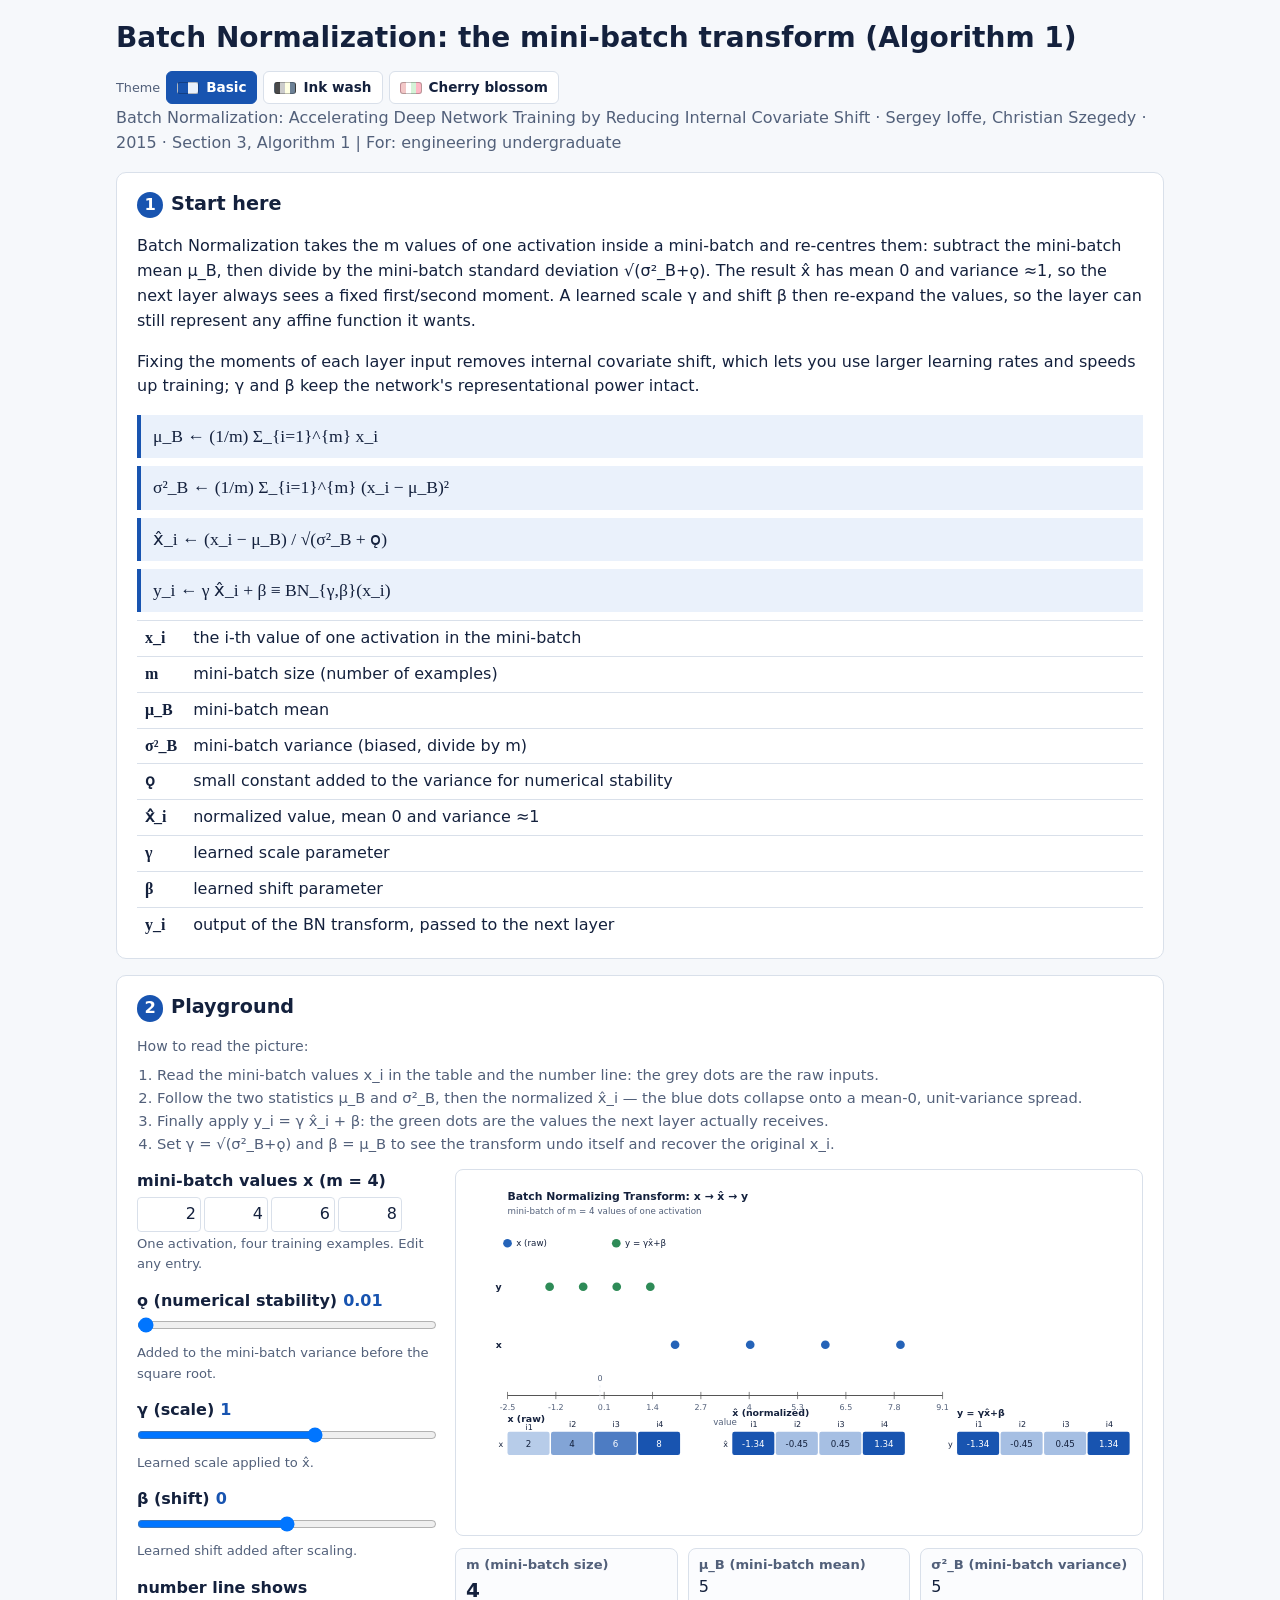
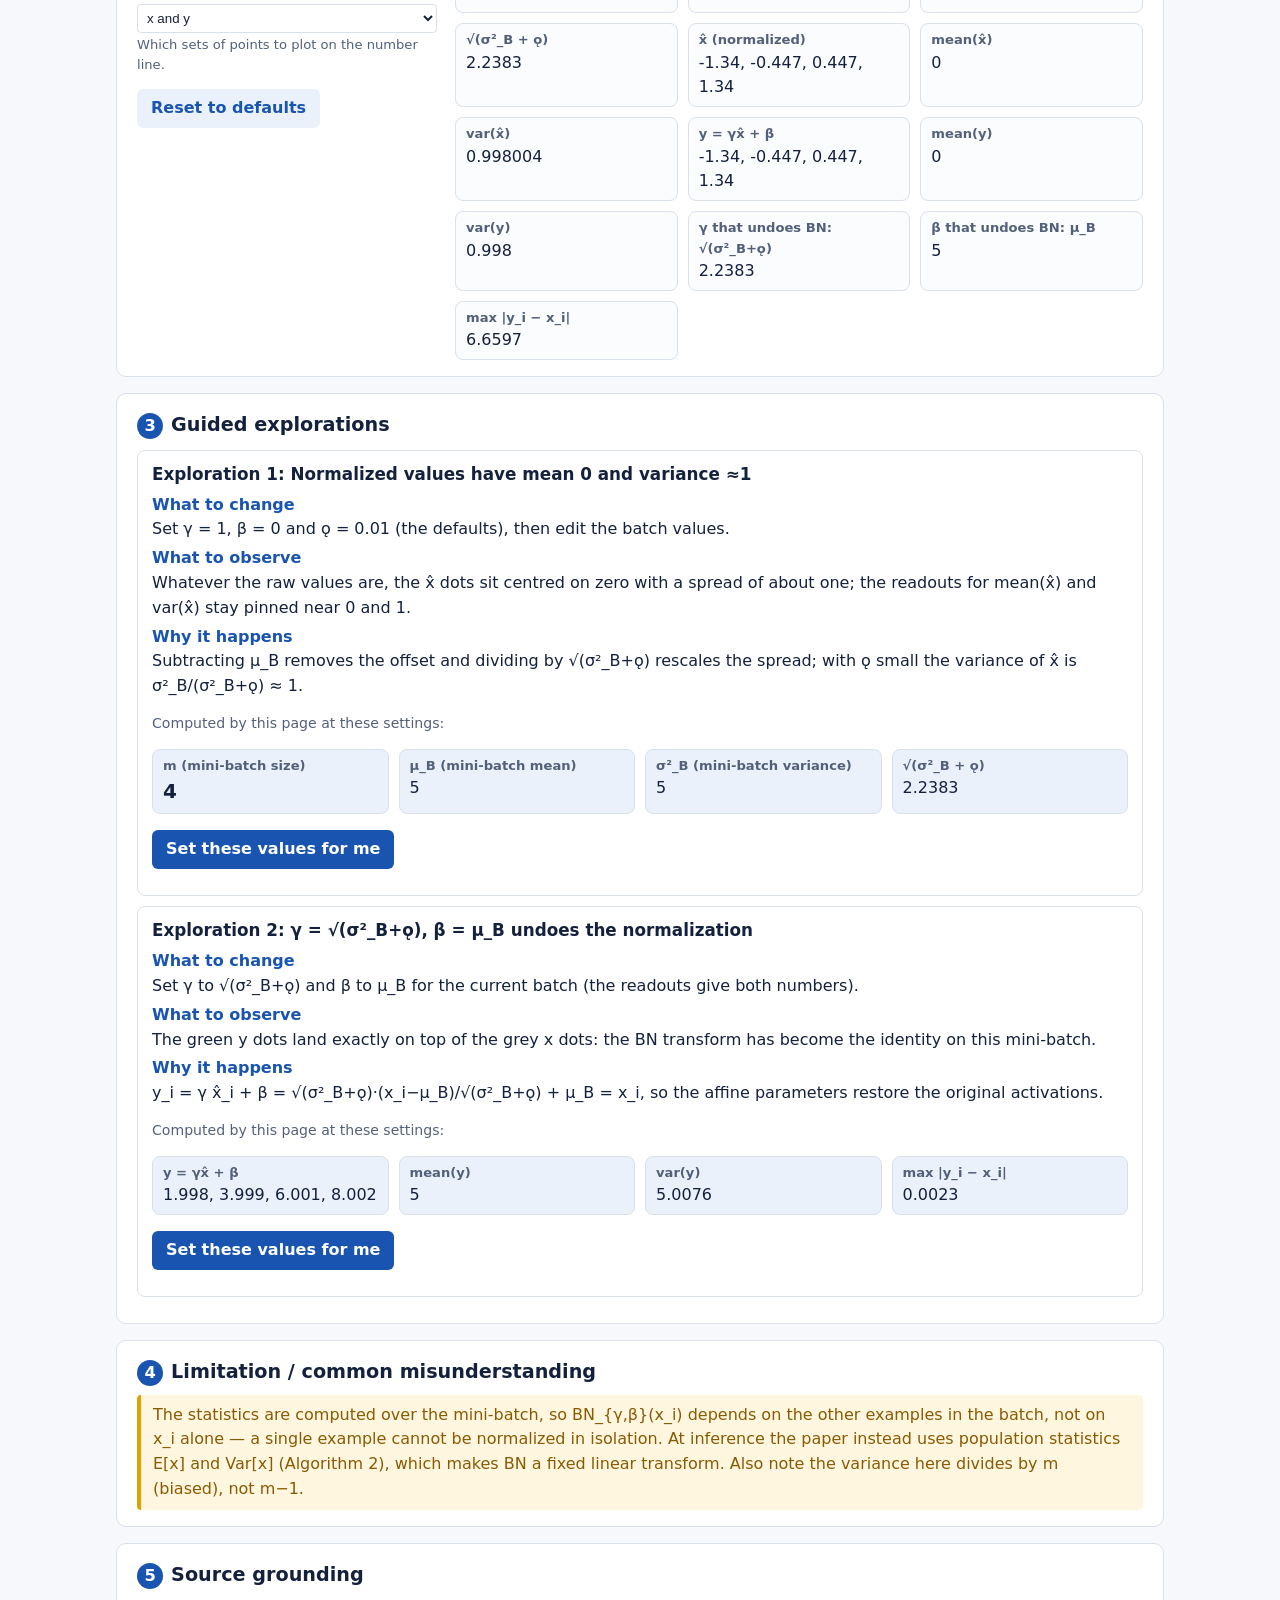
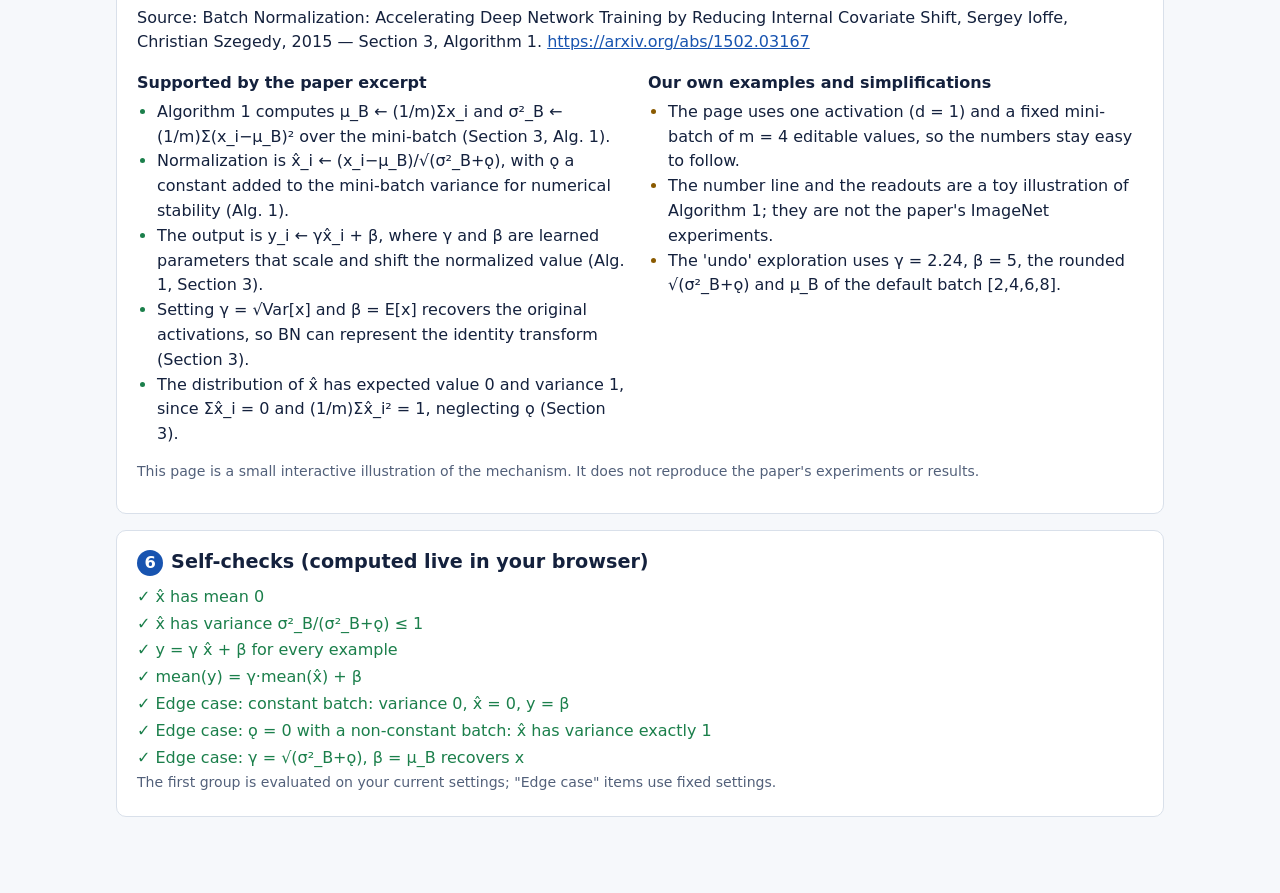
<file: example/batchnorm/out/index.html>
<!doctype html>
<html lang="en">
<head>
<meta charset="utf-8">
<meta name="viewport" content="width=device-width,initial-scale=1">
<title>Batch Normalization: the mini-batch transform (Algorithm 1)</title>
<style>
/* Themes. Every colour on the page, including the SVG charts (via H.c.* and H.color in runtime.js), comes from these variables. */
:root,:root[data-theme="basic"]{--bg:#f6f8fb;--card:#fff;--card2:#fbfcfe;--ink:#14213d;--mute:#52607a;--line:#d9e0ea;--acc:#1854b0;--accbg:#eaf1fb;--onacc:#fff;--ok:#1b7f4b;--bad:#b3261e;--badbg:#fdecea;--warn:#8a5a00;--warnbg:#fff6e0;--warnborder:#e0a100;--focus:#f0a500;--chart1:#2563b8;--chart2:#c0392b;--chart3:#2e8b57;--grid:#e3e8ef;--axis:#555;--heat0:#ecf4fc;--heat:#1854b0;--onheat:#fff}
/* Ink wash: charcoal #4A4A4A, gray #CBCBCB, ivory #FFFFE3, slate #6D8196 (text/accents darkened for contrast) */
:root[data-theme="inkwash"]{--bg:#FFFFE3;--card:#fffff2;--card2:#fbfbe9;--ink:#33363a;--mute:#5b5f63;--line:#CBCBCB;--acc:#4f6579;--accbg:#e9ecee;--onacc:#fffff2;--ok:#3f6b4a;--bad:#9b2c2c;--badbg:#f6e3df;--warn:#4A4A4A;--warnbg:#efeed2;--warnborder:#6D8196;--focus:#4f6579;--chart1:#4f6579;--chart2:#4A4A4A;--chart3:#8a98a6;--grid:#dcdcd0;--axis:#4A4A4A;--heat0:#f4f4de;--heat:#4A4A4A;--onheat:#fffff2}
/* Cherry blossom: pink #F2C7C7, white #FFFFFF, mint #D5F3D8, rose #FFB7C5 (text/accents deepened for contrast) */
:root[data-theme="cherry"]{--bg:#fdf2f4;--card:#ffffff;--card2:#fff8f9;--ink:#3b2a2f;--mute:#6f5a60;--line:#F2C7C7;--acc:#b03a5e;--accbg:#fbe3e6;--onacc:#fff;--ok:#2f7a47;--bad:#b3261e;--badbg:#fdecea;--warn:#2d5f3b;--warnbg:#D5F3D8;--warnborder:#5aa86f;--focus:#b03a5e;--chart1:#c2456b;--chart2:#3f9a5a;--chart3:#e08aa0;--grid:#f6dfe1;--axis:#6f5a60;--heat0:#fff1f4;--heat:#b03a5e;--onheat:#fff}
*{box-sizing:border-box}
body{margin:0;background:var(--bg);color:var(--ink);font:16px/1.55 system-ui,"Segoe UI",Arial,sans-serif}
main{max-width:1080px;margin:0 auto;padding:20px 16px 60px}
header h1{margin:0 0 4px;font-size:1.75rem;line-height:1.25}
header p{margin:2px 0;color:var(--mute)}
section{background:var(--card);border:1px solid var(--line);border-radius:10px;padding:16px 20px;margin:16px 0}
h2{margin:0 0 8px;font-size:1.2rem}
h2 .n{display:inline-block;background:var(--acc);color:var(--onacc);border-radius:50%;width:1.6em;height:1.6em;text-align:center;font-size:.85em;line-height:1.6em;margin-right:8px}
.eq{background:var(--accbg);border-left:4px solid var(--acc);padding:8px 12px;margin:8px 0;font-family:Cambria,"Times New Roman",serif;font-size:1.1rem;overflow-x:auto;white-space:pre-wrap}
table.sym{border-collapse:collapse;width:100%}
table.sym td{border-top:1px solid var(--line);padding:5px 8px;vertical-align:top}
table.sym td:first-child{white-space:nowrap;font-family:Cambria,"Times New Roman",serif;font-weight:bold;width:1%}
.play{display:grid;grid-template-columns:minmax(230px,300px) 1fr;gap:18px}
@media(max-width:760px){.play{grid-template-columns:1fr}}
.ctl{margin-bottom:14px}
.ctl .mgrid{max-width:100%;overflow-x:auto}
.ctl input[type=range]{margin:0}
.ctl label{font-weight:600;display:block;margin-bottom:3px}
.ctl .help{font-size:.82rem;color:var(--mute);margin-top:2px}
.ctl input[type=range]{width:100%}
.ctl .val{font-variant-numeric:tabular-nums;color:var(--acc);font-weight:700;margin-left:6px}
.ctl select{width:100%;padding:5px;background:var(--card);color:var(--ink);border:1px solid var(--line);border-radius:4px}
.mgrid{display:inline-grid;gap:3px}
.mgrid input{width:64px;padding:4px;-moz-appearance:textfield;appearance:textfield;background:var(--card);color:var(--ink);border:1px solid var(--line);border-radius:4px;font:inherit;text-align:right}
.mgrid input.bad{border-color:var(--bad);background:var(--badbg)}
.mgrid.dense input{width:54px;padding:3px}
.mgrid input::-webkit-outer-spin-button,.mgrid input::-webkit-inner-spin-button{-webkit-appearance:none;margin:0}
.mgrid span{font-size:.75rem;color:var(--mute);text-align:center}
.viz{overflow-x:auto;border:1px solid var(--line);border-radius:8px;padding:8px;background:var(--card)}
.err{color:var(--bad);font-weight:600;padding:8px}
.vals{margin-top:12px;display:grid;grid-template-columns:repeat(auto-fit,minmax(200px,1fr));gap:10px}
.val-card{border:1px solid var(--line);border-radius:8px;padding:6px 10px;background:var(--card2);overflow-x:auto}
.val-card b{display:block;font-size:.82rem;color:var(--mute);font-weight:600}
.val-card .big{font-size:1.25rem;font-variant-numeric:tabular-nums;font-weight:700}
table.mat{border-collapse:collapse;font-variant-numeric:tabular-nums;font-size:.9rem}
table.mat td,table.mat th{border:1px solid var(--line);padding:2px 7px;text-align:right}
table.mat th{background:var(--accbg);font-weight:600}
.steps{margin:6px 0 0;padding-left:20px;color:var(--mute);font-size:.92rem}
.exp{border:1px solid var(--line);border-radius:8px;padding:10px 14px;margin:10px 0}
.exp h3{margin:0 0 6px;font-size:1.05rem}
.exp .vals{margin:8px 0 4px}.exp .hl .val-card{background:var(--accbg)}
.exp dl{margin:0}.exp dt{font-weight:700;color:var(--acc);margin-top:4px}.exp dd{margin:0 0 0 0}
button{background:var(--acc);color:var(--onacc);border:0;border-radius:6px;padding:7px 14px;font:inherit;font-weight:600;cursor:pointer}
button.sec{background:var(--accbg);color:var(--acc)}
button:focus-visible,input:focus-visible,select:focus-visible{outline:3px solid var(--focus);outline-offset:2px}
.warn{background:var(--warnbg);border-left:4px solid var(--warnborder);padding:8px 12px;border-radius:4px;color:var(--warn)}
.two{display:grid;grid-template-columns:1fr 1fr;gap:16px}
@media(max-width:760px){.two{grid-template-columns:1fr}}
.two h3{margin:0 0 4px;font-size:1rem}
.two ul{margin:0;padding-left:20px}
.src li::marker{color:var(--ok)}.own li::marker{color:var(--warn)}
#checks li{list-style:none;margin:2px 0}
#checks{padding-left:0;margin:6px 0}
.pass{color:var(--ok)}.fail{color:var(--bad);font-weight:700}
.note{font-size:.88rem;color:var(--mute)}
a{color:var(--acc)}
.top{display:flex;flex-wrap:wrap;justify-content:space-between;align-items:flex-start;gap:12px}
.themes{display:flex;gap:6px;flex-wrap:wrap}
.themes button{background:var(--card);color:var(--ink);border:1px solid var(--line);padding:5px 10px;font-size:.85rem;font-weight:600;display:inline-flex;align-items:center;gap:7px}
.themes button[aria-pressed="true"]{background:var(--acc);color:var(--onacc);border-color:var(--acc)}
.themes .sw{width:22px;height:12px;border-radius:3px;border:1px solid rgba(0,0,0,.25);display:inline-block}
.themes-label{font-size:.8rem;color:var(--mute);align-self:center}
</style>
</head>
<body>
<main>
<header>
  <div class="top">
    <h1 id="title"></h1>
    <div class="themes" id="themes" role="group" aria-label="Color theme">
      <span class="themes-label">Theme</span>
      <button type="button" data-theme="basic" aria-pressed="true"><i class="sw" style="background:linear-gradient(90deg,#1854b0 50%,#eaf1fb 50%)"></i>Basic</button>
      <button type="button" data-theme="inkwash" aria-pressed="false"><i class="sw" style="background:linear-gradient(90deg,#4A4A4A 25%,#CBCBCB 25% 50%,#FFFFE3 50% 75%,#6D8196 75%)"></i>Ink wash</button>
      <button type="button" data-theme="cherry" aria-pressed="false"><i class="sw" style="background:linear-gradient(90deg,#F2C7C7 25%,#FFFFFF 25% 50%,#D5F3D8 50% 75%,#FFB7C5 75%)"></i>Cherry blossom</button>
    </div>
  </div>
  <p id="meta"></p>
</header>

<section id="start"><h2><span class="n">1</span>Start here</h2>
  <p id="idea"></p>
  <p id="why"></p>
  <div id="eqs"></div>
  <table class="sym" id="symbols" aria-label="Symbols"></table>
</section>

<section id="playground"><h2><span class="n">2</span>Playground</h2>
  <p class="note" id="howto"></p>
  <div class="play">
    <div><div id="controls"></div><button class="sec" id="reset" type="button">Reset to defaults</button></div>
    <div><div class="viz" id="viz" aria-live="polite"></div><div class="vals" id="vals"></div></div>
  </div>
</section>

<section id="explore"><h2><span class="n">3</span>Guided explorations</h2><div id="exps"></div></section>

<section id="limits"><h2><span class="n">4</span>Limitation / common misunderstanding</h2><div class="warn" id="limit"></div></section>

<section id="ground"><h2><span class="n">5</span>Source grounding</h2>
  <p id="paper"></p>
  <div class="two">
    <div class="src"><h3>Supported by the paper excerpt</h3><ul id="supp"></ul></div>
    <div class="own"><h3>Our own examples and simplifications</h3><ul id="ours"></ul></div>
  </div>
  <p class="note">This page is a small interactive illustration of the mechanism. It does not reproduce the paper's experiments or results. </p>
</section>

<section id="selfcheck"><h2><span class="n">6</span>Self-checks (computed live in your browser)</h2>
  <ul id="checks"></ul>
</section>
</main>

<script type="application/json" id="spec">{"title": "Batch Normalization: the mini-batch transform (Algorithm 1)", "paper": {"title": "Batch Normalization: Accelerating Deep Network Training by Reducing Internal Covariate Shift", "authors": "Sergey Ioffe, Christian Szegedy", "year": "2015", "section": "Section 3, Algorithm 1"}, "equations": ["μ_B ← (1/m) Σ_{i=1}^{m} x_i", "σ²_B ← (1/m) Σ_{i=1}^{m} (x_i − μ_B)²", "x̂_i ← (x_i − μ_B) / √(σ²_B + ǫ)", "y_i ← γ x̂_i + β ≡ BN_{γ,β}(x_i)"], "idea": "Batch Normalization takes the m values of one activation inside a mini-batch and re-centres them: subtract the mini-batch mean μ_B, then divide by the mini-batch standard deviation √(σ²_B+ǫ). The result x̂ has mean 0 and variance ≈1, so the next layer always sees a fixed first/second moment. A learned scale γ and shift β then re-expand the values, so the layer can still represent any affine function it wants.", "why": "Fixing the moments of each layer input removes internal covariate shift, which lets you use larger learning rates and speeds up training; γ and β keep the network's representational power intact.", "symbols": [{"sym": "x_i", "meaning": "the i-th value of one activation in the mini-batch"}, {"sym": "m", "meaning": "mini-batch size (number of examples)"}, {"sym": "μ_B", "meaning": "mini-batch mean"}, {"sym": "σ²_B", "meaning": "mini-batch variance (biased, divide by m)"}, {"sym": "ǫ", "meaning": "small constant added to the variance for numerical stability"}, {"sym": "x̂_i", "meaning": "normalized value, mean 0 and variance ≈1"}, {"sym": "γ", "meaning": "learned scale parameter"}, {"sym": "β", "meaning": "learned shift parameter"}, {"sym": "y_i", "meaning": "output of the BN transform, passed to the next layer"}], "steps": ["Read the mini-batch values x_i in the table and the number line: the grey dots are the raw inputs.", "Follow the two statistics μ_B and σ²_B, then the normalized x̂_i — the blue dots collapse onto a mean-0, unit-variance spread.", "Finally apply y_i = γ x̂_i + β: the green dots are the values the next layer actually receives.", "Set γ = √(σ²_B+ǫ) and β = μ_B to see the transform undo itself and recover the original x_i."], "controls": [{"id": "batch", "label": "mini-batch values x (m = 4)", "type": "matrix", "default": [[2, 4, 6, 8]], "min": -20, "max": 20, "step": 0.5, "help": "One activation, four training examples. Edit any entry."}, {"id": "eps", "label": "ǫ (numerical stability)", "type": "range", "min": 0, "max": 2, "step": 0.01, "default": 0.01, "help": "Added to the mini-batch variance before the square root."}, {"id": "gamma", "label": "γ (scale)", "type": "range", "min": -5, "max": 5, "step": 0.1, "default": 1, "help": "Learned scale applied to x̂."}, {"id": "beta", "label": "β (shift)", "type": "range", "min": -10, "max": 10, "step": 0.1, "default": 0, "help": "Learned shift added after scaling."}, {"id": "show", "label": "number line shows", "type": "select", "options": [{"value": "xy", "label": "x and y"}, {"value": "xhat", "label": "x̂ only"}, {"value": "all", "label": "x, x̂ and y"}], "default": "xy", "help": "Which sets of points to plot on the number line."}], "explorations": [{"title": "Normalized values have mean 0 and variance ≈1", "change": "Set γ = 1, β = 0 and ǫ = 0.01 (the defaults), then edit the batch values.", "observe": "Whatever the raw values are, the x̂ dots sit centred on zero with a spread of about one; the readouts for mean(x̂) and var(x̂) stay pinned near 0 and 1.", "why": "Subtracting μ_B removes the offset and dividing by √(σ²_B+ǫ) rescales the spread; with ǫ small the variance of x̂ is σ²_B/(σ²_B+ǫ) ≈ 1.", "set": {"batch": [[2, 4, 6, 8]], "eps": 0.01, "gamma": 1, "beta": 0}, "expect": "H.close(s.meanXhat,0,1e-9) && Math.abs(s.varXhat-1)<0.02"}, {"title": "γ = √(σ²_B+ǫ), β = μ_B undoes the normalization", "change": "Set γ to √(σ²_B+ǫ) and β to μ_B for the current batch (the readouts give both numbers).", "observe": "The green y dots land exactly on top of the grey x dots: the BN transform has become the identity on this mini-batch.", "why": "y_i = γ x̂_i + β = √(σ²_B+ǫ)·(x_i−μ_B)/√(σ²_B+ǫ) + μ_B = x_i, so the affine parameters restore the original activations.", "set": {"batch": [[2, 4, 6, 8]], "eps": 0.01, "gamma": 2.24, "beta": 5}, "expect": "s.maxAbsErr < 0.02"}], "limitation": "The statistics are computed over the mini-batch, so BN_{γ,β}(x_i) depends on the other examples in the batch, not on x_i alone — a single example cannot be normalized in isolation. At inference the paper instead uses population statistics E[x] and Var[x] (Algorithm 2), which makes BN a fixed linear transform. Also note the variance here divides by m (biased), not m−1.", "invariants": [{"label": "x̂ has mean 0", "test": "H.close(s.meanXhat,0,1e-9)"}, {"label": "x̂ has variance σ²_B/(σ²_B+ǫ) ≤ 1", "test": "s.varXhat<=1+1e-9 && H.close(s.varXhat, s.varX/(s.varX+p.eps), 1e-9)"}, {"label": "y = γ x̂ + β for every example", "test": "s.y.every((v,i)=>H.close(v, p.gamma*s.xhat[i]+p.beta, 1e-9))"}, {"label": "mean(y) = γ·mean(x̂) + β", "test": "H.close(s.meanY, p.gamma*s.meanXhat+p.beta, 1e-9)"}], "tests": [{"label": "constant batch: variance 0, x̂ = 0, y = β", "set": {"batch": [[3, 3, 3, 3]], "eps": 0.01, "gamma": 2, "beta": 1}, "test": "H.close(s.varX,0,1e-9) && s.xhat.every(v=>H.close(v,0,1e-9)) && s.y.every(v=>H.close(v,1,1e-9))"}, {"label": "ǫ = 0 with a non-constant batch: x̂ has variance exactly 1", "set": {"batch": [[2, 4, 6, 8]], "eps": 0, "gamma": 1, "beta": 0}, "test": "H.close(s.varXhat,1,1e-9) && H.close(s.meanXhat,0,1e-9)"}, {"label": "γ = √(σ²_B+ǫ), β = μ_B recovers x", "set": {"batch": [[2, 4, 6, 8]], "eps": 0.01, "gamma": 2.24, "beta": 5}, "test": "s.maxAbsErr<0.02"}], "supported": ["Algorithm 1 computes μ_B ← (1/m)Σx_i and σ²_B ← (1/m)Σ(x_i−μ_B)² over the mini-batch (Section 3, Alg. 1).", "Normalization is x̂_i ← (x_i−μ_B)/√(σ²_B+ǫ), with ǫ a constant added to the mini-batch variance for numerical stability (Alg. 1).", "The output is y_i ← γx̂_i + β, where γ and β are learned parameters that scale and shift the normalized value (Alg. 1, Section 3).", "Setting γ = √Var[x] and β = E[x] recovers the original activations, so BN can represent the identity transform (Section 3).", "The distribution of x̂ has expected value 0 and variance 1, since Σx̂_i = 0 and (1/m)Σx̂_i² = 1, neglecting ǫ (Section 3)."], "ours": ["The page uses one activation (d = 1) and a fixed mini-batch of m = 4 editable values, so the numbers stay easy to follow.", "The number line and the readouts are a toy illustration of Algorithm 1; they are not the paper's ImageNet experiments.", "The 'undo' exploration uses γ = 2.24, β = 5, the rounded √(σ²_B+ǫ) and μ_B of the default batch [2,4,6,8]."], "compute": "const x = p.batch[0].slice();\nconst m = x.length;\nconst meanX = H.sum(x)/m;\nconst varX = H.sum(x.map(v=>(v-meanX)*(v-meanX)))/m;\nconst denom = Math.sqrt(varX + p.eps);\nconst xhat = x.map(v=>(v-meanX)/denom);\nconst y = xhat.map(v=>p.gamma*v + p.beta);\nconst meanXhat = H.sum(xhat)/m;\nconst varXhat = H.sum(xhat.map(v=>(v-meanXhat)*(v-meanXhat)))/m;\nconst meanY = H.sum(y)/m;\nconst varY = H.sum(y.map(v=>(v-meanY)*(v-meanY)))/m;\nconst undoGamma = denom;\nconst undoBeta = meanX;\nconst maxAbsErr = Math.max.apply(null, y.map((v,i)=>Math.abs(v-x[i])));\nconst show = [\n  {label:'m (mini-batch size)', value:m},\n  {label:'μ_B (mini-batch mean)', value:H.fmt(meanX,4)},\n  {label:'σ²_B (mini-batch variance)', value:H.fmt(varX,4)},\n  {label:'√(σ²_B + ǫ)', value:H.fmt(denom,4)},\n  {label:'x̂ (normalized)', value:xhat.map(v=>H.fmt(v,3)).join(', ')},\n  {label:'mean(x̂)', value:H.fmt(meanXhat,6)},\n  {label:'var(x̂)', value:H.fmt(varXhat,6)},\n  {label:'y = γx̂ + β', value:y.map(v=>H.fmt(v,3)).join(', ')},\n  {label:'mean(y)', value:H.fmt(meanY,4)},\n  {label:'var(y)', value:H.fmt(varY,4)},\n  {label:'γ that undoes BN: √(σ²_B+ǫ)', value:H.fmt(undoGamma,4)},\n  {label:'β that undoes BN: μ_B', value:H.fmt(undoBeta,4)},\n  {label:'max |y_i − x_i|', value:H.fmt(maxAbsErr,4)}\n];\nreturn {show, x, xhat, y, meanX, varX, denom, meanXhat, varXhat, meanY, varY, undoGamma, undoBeta, maxAbsErr};", "draw": "const w = 720, h = 470;\nconst inner = [];\nconst c = H.c;\nconst mode = p.show;\nconst showX = (mode==='xy'||mode==='all');\nconst showXhat = (mode==='xhat'||mode==='all');\nconst showY = (mode==='xy'||mode==='all');\n\n// ---- number line ----\nconst x0 = 60, x1 = 660, yLine = 300;\nconst all = s.x.concat(s.xhat, s.y);\nlet lo = Math.min.apply(null, all), hi = Math.max.apply(null, all);\nif (hi - lo < 1e-6) { lo -= 1; hi += 1; }\nconst pad = 0.12*(hi-lo);\nlo -= pad; hi += pad;\nconst px = v => x0 + (v-lo)/(hi-lo)*(x1-x0);\n\ninner.push(H.text(60, 30, 'Batch Normalizing Transform: x → x̂ → y', {size:15, weight:'bold', fill:c.ink}));\ninner.push(H.text(60, 50, 'mini-batch of m = '+s.x.length+' values of one activation', {size:12, fill:c.mute}));\n\n// axis\ninner.push(H.line(x0, yLine, x1, yLine, c.axis, 1.5));\nconst ticks = 9;\nfor (let i=0;i<=ticks;i++){\n  const v = lo + (hi-lo)*i/ticks;\n  const X = px(v);\n  inner.push(H.line(X, yLine-5, X, yLine+5, c.axis, 1));\n  inner.push(H.text(X, yLine+20, H.fmt(v,1), {size:11, anchor:'middle', fill:c.mute}));\n}\ninner.push(H.text((x0+x1)/2, yLine+40, 'value', {size:12, anchor:'middle', fill:c.mute}));\n\n// zero marker\nif (lo < 0 && hi > 0) {\n  inner.push(H.line(px(0), yLine-14, px(0), yLine+14, c.grid, 1, '3,3'));\n  inner.push(H.text(px(0), yLine-20, '0', {size:11, anchor:'middle', fill:c.mute}));\n}\n\n// rows of dots\nconst rowY = {x: yLine-70, xhat: yLine-110, y: yLine-150};\nconst dot = (v, Y, col, r) => H.circle(px(v), Y, r, col);\nif (showX) {\n  inner.push(H.text(x0-8, rowY.x+4, 'x', {size:13, anchor:'end', fill:c.ink, weight:'bold'}));\n  s.x.forEach(v=>inner.push(dot(v, rowY.x, c.chart1, 6)));\n}\nif (showXhat) {\n  inner.push(H.text(x0-8, rowY.xhat+4, 'x̂', {size:13, anchor:'end', fill:c.ink, weight:'bold'}));\n  s.xhat.forEach(v=>inner.push(dot(v, rowY.xhat, c.chart2, 6)));\n}\nif (showY) {\n  inner.push(H.text(x0-8, rowY.y+4, 'y', {size:13, anchor:'end', fill:c.ink, weight:'bold'}));\n  s.y.forEach(v=>inner.push(dot(v, rowY.y, c.chart3, 6)));\n}\n\n// legend\nlet lx = 60, ly = 90;\nconst leg = [];\nif (showX) leg.push(['x (raw)', c.chart1]);\nif (showXhat) leg.push(['x̂ (normalized)', c.chart2]);\nif (showY) leg.push(['y = γx̂+β', c.chart3]);\nleg.forEach(([lab,col])=>{\n  inner.push(H.circle(lx, ly, 6, col));\n  inner.push(H.text(lx+12, ly+4, lab, {size:12, fill:c.ink}));\n  lx += 150;\n});\n\n// ---- heat blocks ----\nconst heatY = 350;\nconst cw = 60, ch = 34;\nconst rows = ['x'], cols = s.x.map((_,i)=>'i'+(i+1));\ninner.push(H.heat([s.x], {x:60, y:heatY, cw:cw, ch:ch, d:2, rows:rows, cols:cols, title:'x (raw)'}));\ninner.push(H.heat([s.xhat], {x:60+cw*s.x.length+70, y:heatY, cw:cw, ch:ch, d:2, rows:['x̂'], cols:cols, title:'x̂ (normalized)'}));\ninner.push(H.heat([s.y], {x:60+2*(cw*s.x.length+70), y:heatY, cw:cw, ch:ch, d:2, rows:['y'], cols:cols, title:'y = γx̂+β'}));\n\nreturn H.svg(w, h, inner.join(''), 'Batch normalization number line and value tables');", "source_url": "https://arxiv.org/abs/1502.03167", "audience": "engineering undergraduate"}</script>
<script>
/* Generic drawing/formatting helpers shared by the page and the Python-side checker.
   Pure JS: no DOM access, so it also runs inside the headless QuickJS checker.
   Generated spec code calls these as H.*; every helper returns an SVG/HTML string. */
var H = (function () {
  function num(x) { x = Number(x); return isFinite(x) ? x : 0; }
  function fmt(x, d) {
    if (typeof x !== 'number') return String(x);
    if (isNaN(x)) return 'NaN';
    if (!isFinite(x)) return x > 0 ? '∞' : '-∞';
    d = d == null ? 3 : d;
    if (Math.abs(x) < 1e-12) return '0'; // floating-point noise, e.g. a mean of -2.8e-17
    var r = Number(x.toFixed(d));
    if (r === 0 && x !== 0) r = Number(x.toPrecision(2)); // never show a tiny non-zero value (e.g. 0.0001) as 0
    return String(r);
  }
  function esc(s) {
    return String(s).replace(/&/g, '&amp;').replace(/</g, '&lt;').replace(/>/g, '&gt;').replace(/"/g, '&quot;');
  }
  // Theme-aware colours: CSS variables defined per theme in template.html, so charts follow the theme switcher.
  var C = { ink: 'var(--ink)', mute: 'var(--mute)', chart1: 'var(--chart1)', chart2: 'var(--chart2)', chart3: 'var(--chart3)',
            good: 'var(--ok)', bad: 'var(--bad)', grid: 'var(--grid)', axis: 'var(--axis)', bg: 'var(--card)' };
  // sequential colour, t in [0,1]: theme's pale heat colour -> theme's deep heat colour
  function color(t) {
    t = Math.max(0, Math.min(1, num(t)));
    return 'color-mix(in srgb, var(--heat) ' + Math.round(t * 100) + '%, var(--heat0))';
  }
  function ink(t) { return num(t) > 0.55 ? 'var(--onheat)' : 'var(--ink)'; }
  function svg(w, h, inner, label) {
    return '<svg xmlns="http://www.w3.org/2000/svg" viewBox="0 0 ' + w + ' ' + h +
      '" width="100%" style="max-width:' + w + 'px;height:auto" role="img" aria-label="' + esc(label || 'visualization') +
      '" font-family="system-ui,Segoe UI,Arial,sans-serif">' + inner + '</svg>';
  }
  function rect(x, y, w, h, fill, extra) {
    return '<rect x="' + num(x) + '" y="' + num(y) + '" width="' + Math.max(0, num(w)) + '" height="' + Math.max(0, num(h)) +
      '" fill="' + (fill || 'var(--grid)') + '" ' + (extra || '') + '/>';
  }
  function text(x, y, s, o) {
    o = o || {};
    if (s === undefined || s === null || (typeof s === 'number' && !isFinite(s))) s = '';
    return '<text x="' + num(x) + '" y="' + num(y) + '" font-size="' + (o.size || 12) + '" text-anchor="' + (o.anchor || 'start') +
      '" fill="' + (o.fill || 'var(--ink)') + '"' + (o.weight ? ' font-weight="' + o.weight + '"' : '') +
      (o.rotate ? ' transform="rotate(' + o.rotate + ' ' + num(x) + ' ' + num(y) + ')"' : '') + '>' + esc(s) + '</text>';
  }
  function line(x1, y1, x2, y2, stroke, w, dash) {
    return '<line x1="' + num(x1) + '" y1="' + num(y1) + '" x2="' + num(x2) + '" y2="' + num(y2) + '" stroke="' + (stroke || 'var(--axis)') +
      '" stroke-width="' + (w || 1) + '"' + (dash ? ' stroke-dasharray="' + dash + '"' : '') + '/>';
  }
  function circle(x, y, r, fill, extra) {
    return '<circle cx="' + num(x) + '" cy="' + num(y) + '" r="' + num(r) + '" fill="' + (fill || 'var(--chart2)') + '" ' + (extra || '') + '/>';
  }
  // Matrix as coloured cells with numbers. o: x,y,cw,ch,d,max,min,rows,cols,title,signed
  function heat(M, o) {
    o = o || {};
    var x0 = o.x || 0, y0 = o.y || 0, cw = o.cw || 54, ch = o.ch || 34, d = o.d == null ? 2 : o.d;
    var flat = [].concat.apply([], M), mx = o.max != null ? o.max : Math.max.apply(null, flat.map(Math.abs).concat([1e-9]));
    var mn = o.min != null ? o.min : 0;
    var out = '';
    if (!Array.isArray(o.rows)) o.rows = null;
    if (!Array.isArray(o.cols)) o.cols = null;
    if (o.title) out += text(x0, y0 - 8 - (o.cols ? 14 : 0), o.title, { weight: 'bold', size: 13 });
    for (var i = 0; i < M.length; i++) {
      if (o.rows && o.rows[i] != null) out += text(x0 - 6, y0 + i * ch + ch / 2 + 4, o.rows[i], { anchor: 'end', size: 11 });
      for (var j = 0; j < M[i].length; j++) {
        var v = num(M[i][j]), t = mx > mn ? (Math.abs(v) - mn) / (mx - mn) : 0;
        out += rect(x0 + j * cw, y0 + i * ch, cw - 2, ch - 2, color(t), 'rx="3"') +
          text(x0 + j * cw + (cw - 2) / 2, y0 + i * ch + ch / 2 + 4, fmt(v, d), { anchor: 'middle', size: 12, fill: ink(t) });
      }
    }
    if (o.cols) for (var k = 0; k < (M[0] || []).length && k < o.cols.length; k++) out += text(x0 + k * cw + cw / 2, y0 - 6, o.cols[k], { anchor: 'middle', size: 11 });
    return out;
  }
  // Vertical bars. o: x,y,w,h,labels,max,d,fill,fills,title,ylabel
  function bars(vals, o) {
    o = o || {};
    var x0 = o.x || 40, y0 = o.y || 10, w = o.w || 300, h = o.h || 160, d = o.d == null ? 3 : o.d;
    var nums = vals.map(num);
    var mx = o.max != null ? o.max : Math.max.apply(null, nums.concat([1e-9]));
    var mn = o.min != null ? o.min : Math.min.apply(null, nums.concat([0])); // negative values get bars below a zero line
    if (mx <= mn) mx = mn + 1;
    function Y(v) { return y0 + h * (mx - v) / (mx - mn); }
    var n = vals.length, bw = w / Math.max(1, n), out = '', yz = Y(Math.max(mn, Math.min(mx, 0)));
    if (o.title) out += text(x0, y0 - 2, o.title, { weight: 'bold', size: 13 });
    out += line(x0, yz, x0 + w, yz, 'var(--axis)') + line(x0, y0, x0, y0 + h, 'var(--axis)');
    for (var t = 0; t <= 4; t++) {
      var tv = mn + (mx - mn) * t / 4, yy = Y(tv);
      out += line(x0 - 3, yy, x0, yy, 'var(--axis)') + text(x0 - 6, yy + 4, fmt(tv, 2), { anchor: 'end', size: 10 });
      if (t > 0) out += line(x0, yy, x0 + w, yy, 'var(--grid)');
    }
    for (var i = 0; i < n; i++) {
      var v = Math.max(mn, Math.min(mx, nums[i])), top = Y(Math.max(v, 0)), bot = Y(Math.min(v, 0)), bx = x0 + i * bw + bw * 0.15;
      out += rect(bx, top, bw * 0.7, bot - top, (o.fills && o.fills[i]) || o.fill || 'var(--chart1)') +
        text(bx + bw * 0.35, v < 0 ? bot + 13 : top - 4, fmt(nums[i], d), { anchor: 'middle', size: 11 });
      if (Array.isArray(o.labels) && o.labels[i] != null) out += text(bx + bw * 0.35, y0 + h + 15 + (mn < 0 ? 14 : 0), o.labels[i], { anchor: 'middle', size: 11 });
    }
    if (o.ylabel) out += text(12, y0 + h / 2, o.ylabel, { anchor: 'middle', size: 11, rotate: -90 });
    return out;
  }
  // Line plot. series:[{xs,ys,color,label,dash}] o: x,y,w,h,xmin,xmax,ymin,ymax,xlabel,ylabel,title,marks:[{x,y,label}]
  function plot(series, o) {
    o = o || {};
    var x0 = o.x || 46, y0 = o.y || 14, w = o.w || 320, h = o.h || 200, all = [];
    series.forEach(function (s) { s.xs.forEach(function (_, i) { all.push([num(s.xs[i]), num(s.ys[i])]); }); });
    var xmin = o.xmin != null ? o.xmin : Math.min.apply(null, all.map(function (p) { return p[0]; }));
    var xmax = o.xmax != null ? o.xmax : Math.max.apply(null, all.map(function (p) { return p[0]; }));
    var ymin = o.ymin != null ? o.ymin : Math.min.apply(null, all.map(function (p) { return p[1]; }));
    var ymax = o.ymax != null ? o.ymax : Math.max.apply(null, all.map(function (p) { return p[1]; }));
    if (xmax === xmin) xmax = xmin + 1;
    if (ymax === ymin) ymax = ymin + 1;
    function X(v) { return x0 + (num(v) - xmin) / (xmax - xmin) * w; }
    function Y(v) { return y0 + h - (num(v) - ymin) / (ymax - ymin) * h; }
    var out = '';
    if (o.title) out += text(x0, y0 - 4, o.title, { weight: 'bold', size: 13 });
    for (var t = 0; t <= 4; t++) {
      var gx = x0 + w * t / 4, gy = y0 + h - h * t / 4;
      out += line(gx, y0, gx, y0 + h, 'var(--grid)') + line(x0, gy, x0 + w, gy, 'var(--grid)') +
        text(gx, y0 + h + 15, fmt(xmin + (xmax - xmin) * t / 4, 2), { anchor: 'middle', size: 10 }) +
        text(x0 - 6, gy + 4, fmt(ymin + (ymax - ymin) * t / 4, 2), { anchor: 'end', size: 10 });
    }
    out += line(x0, y0 + h, x0 + w, y0 + h, 'var(--axis)') + line(x0, y0, x0, y0 + h, 'var(--axis)');
    series.forEach(function (s, k) {
      var pts = s.xs.map(function (_, i) { return X(s.xs[i]).toFixed(1) + ',' + Y(s.ys[i]).toFixed(1); }).join(' ');
      out += '<polyline points="' + pts + '" fill="none" stroke="' + (s.color || ['var(--chart1)', 'var(--chart2)', 'var(--chart3)'][k % 3]) +
        '" stroke-width="2.2"' + (s.dash ? ' stroke-dasharray="' + s.dash + '"' : '') + '/>';
      if (s.label) out += text(x0 + w - 4, y0 + 14 + 14 * k, s.label, { anchor: 'end', size: 11, fill: s.color || ['var(--chart1)', 'var(--chart2)', 'var(--chart3)'][k % 3] });
    });
    (o.marks || []).forEach(function (m) {
      out += circle(X(m.x), Y(m.y), 5, m.color || 'var(--chart2)') +
        (m.label ? text(X(m.x) + 8, Y(m.y) - 8, m.label, { size: 11 }) : '');
    });
    if (o.xlabel) out += text(x0 + w / 2, y0 + h + 32, o.xlabel, { anchor: 'middle', size: 11 });
    if (o.ylabel) out += text(12, y0 + h / 2, o.ylabel, { anchor: 'middle', size: 11, rotate: -90 });
    return out;
  }
  // HTML table of a matrix. o: rows, cols, d
  function table(M, o) {
    o = o || {};
    if (!Array.isArray(M[0])) M = [M];
    var d = o.d == null ? 3 : o.d, s = '<table class="mat">';
    if (!Array.isArray(o.rows)) o.rows = null;
    if (Array.isArray(o.cols)) s += '<tr><th></th>' + o.cols.map(function (c) { return '<th>' + esc(c) + '</th>'; }).join('') + '</tr>';
    M.forEach(function (r, i) {
      s += '<tr>' + (o.rows && o.rows[i] != null ? '<th>' + esc(o.rows[i]) + '</th>' : (o.rows ? '<th></th>' : '')) +
        r.map(function (v) { return '<td>' + fmt(v, d) + '</td>'; }).join('') + '</tr>';
    });
    return s + '</table>';
  }
  // ---- small numeric helpers (for compute code and invariant tests) ----
  function sum(a) { var t = 0; for (var i = 0; i < a.length; i++) t += a[i]; return t; }
  // numbers, or arrays/matrices of any depth compared element by element (same shape required)
  function close(a, b, tol) {
    if (Array.isArray(a) || Array.isArray(b)) {
      if (!Array.isArray(a) || !Array.isArray(b) || a.length !== b.length) return false;
      for (var i = 0; i < a.length; i++) if (!close(a[i], b[i], tol)) return false;
      return true;
    }
    return Math.abs(a - b) <= (tol == null ? 1e-9 : tol) * Math.max(1, Math.abs(a), Math.abs(b));
  }
  function rowSums(M) { return M.map(sum); }
  function transpose(M) { return M[0].map(function (_, j) { return M.map(function (r) { return r[j]; }); }); }
  function matmul(A, B) {
    return A.map(function (r) { return B[0].map(function (_, j) { var t = 0; for (var k = 0; k < r.length; k++) t += r[k] * B[k][j]; return t; }); });
  }
  return { c: C, sum: sum, close: close, rowSums: rowSums, transpose: transpose, matmul: matmul, num: num, fmt: fmt, esc: esc, color: color, ink: ink, svg: svg, rect: rect, text: text, line: line, circle: circle, heat: heat, bars: bars, plot: plot, table: table };
})();

</script>
<script>
(function () {
  'use strict';
  var SPEC = JSON.parse(document.getElementById('spec').textContent);
  /* ---------- theme switcher (choice is remembered when the browser allows it) ---------- */
  var THEMES = ['basic', 'inkwash', 'cherry'];
  function applyTheme(name) {
    if (THEMES.indexOf(name) < 0) name = 'basic';
    document.documentElement.setAttribute('data-theme', name);
    Array.prototype.forEach.call(document.querySelectorAll('#themes button'), function (b) {
      b.setAttribute('aria-pressed', String(b.getAttribute('data-theme') === name));
    });
    try { localStorage.setItem('p2p-theme', name); } catch (e) {}
  }
  Array.prototype.forEach.call(document.querySelectorAll('#themes button'), function (b) {
    b.addEventListener('click', function () { applyTheme(b.getAttribute('data-theme')); });
  });
  var savedTheme = 'basic';
  try { savedTheme = localStorage.getItem('p2p-theme') || 'basic'; } catch (e) {}
  applyTheme(savedTheme);
  function $(id) { return document.getElementById(id); }
  function el(tag, props, kids) {
    var e = document.createElement(tag);
    for (var k in (props || {})) { if (k === 'text') e.textContent = props[k]; else if (k === 'html') e.innerHTML = props[k]; else e.setAttribute(k, props[k]); }
    (kids || []).forEach(function (c) { e.appendChild(c); });
    return e;
  }
  function mkFn(args, src) {
    var wrap = function (b) { return 'return (function(){\n' + b + '\n}).call(this);'; };
    try { return new Function(args, wrap('return (' + src + '\n);')); } catch (e) { return new Function(args, wrap(src)); }
  }
  var compute = mkFn('p,H', SPEC.compute);
  var draw = mkFn('s,p,H', SPEC.draw);
  var invs = (SPEC.invariants || []).map(function (i) { return { label: i.label, fn: mkFn('s,p,H', i.test) }; });
  var tests = (SPEC.tests || []).map(function (t) { return { label: t.label, set: t.set || {}, fn: mkFn('s,p,H', t.test) }; });
  var ctrls = SPEC.controls || [];

  function clone(x) { return JSON.parse(JSON.stringify(x)); }
  function defaults() { var p = {}; ctrls.forEach(function (c) { p[c.id] = clone(c.default); }); return p; }
  var P = defaults();
  var widgets = {};

  /* ---------- static text ---------- */
  $('title').textContent = SPEC.title;
  var pp = SPEC.paper || {};
  $('meta').textContent = [pp.title, pp.authors, pp.year, pp.section].filter(Boolean).join(' · ') +
    (SPEC.audience ? '  |  For: ' + SPEC.audience : '');
  $('idea').textContent = SPEC.idea;
  $('why').textContent = SPEC.why;
  (SPEC.equations || []).forEach(function (q) { $('eqs').appendChild(el('div', { 'class': 'eq', text: q })); });
  (SPEC.symbols || []).forEach(function (s) {
    $('symbols').appendChild(el('tr', {}, [el('td', { text: s.sym }), el('td', { text: s.meaning })]));
  });
  if (SPEC.steps && SPEC.steps.length) {
    $('howto').textContent = 'How to read the picture:';
    var ol = el('ol', { 'class': 'steps' });
    SPEC.steps.forEach(function (t) { ol.appendChild(el('li', { text: t })); });
    $('howto').appendChild(ol);
  } else $('howto').textContent = 'Change a control and watch the picture and the numbers update.';
  $('limit').textContent = SPEC.limitation;
  $('paper').textContent = 'Source: ' + [pp.title, pp.authors, pp.year].filter(Boolean).join(', ') + (pp.section ? ' — ' + pp.section : '') + '. ';
  if (SPEC.source_url) { var a = el('a', { href: SPEC.source_url, text: SPEC.source_url, rel: 'noopener' }); $('paper').appendChild(a); }
  (SPEC.supported || []).forEach(function (t) { $('supp').appendChild(el('li', { text: t })); });
  (SPEC.ours || []).forEach(function (t) { $('ours').appendChild(el('li', { text: t })); });

  /* ---------- controls ---------- */
  function setWidget(c) {
    var w = widgets[c.id], v = P[c.id];
    if (c.type === 'range') { w.input.value = v; w.val.textContent = H.fmt(Number(v), 3); }
    else if (c.type === 'toggle') w.input.checked = !!v;
    else if (c.type === 'select') w.input.value = String(v);
    else if (c.type === 'matrix') w.inputs.forEach(function (row, i) { row.forEach(function (inp, j) { inp.value = v[i][j]; inp.className = ''; }); });
  }
  ctrls.forEach(function (c) {
    var box = el('div', { 'class': 'ctl' });
    var id = 'c_' + c.id;
    var lab = el('label', { 'for': id, text: c.label });
    box.appendChild(lab);
    var w = widgets[c.id] = {};
    if (c.type === 'range') {
      w.val = el('span', { 'class': 'val' }); lab.appendChild(w.val);
      w.input = el('input', { type: 'range', id: id, min: c.min, max: c.max, step: c.step || 'any' });
      w.input.addEventListener('input', function () { P[c.id] = Number(w.input.value); w.val.textContent = H.fmt(P[c.id], 3); update(); });
      box.appendChild(w.input);
    } else if (c.type === 'toggle') {
      w.input = el('input', { type: 'checkbox', id: id });
      lab.insertBefore(w.input, lab.firstChild); w.input.style.marginRight = '8px';
      w.input.addEventListener('change', function () { P[c.id] = w.input.checked; update(); });
    } else if (c.type === 'select') {
      w.input = el('select', { id: id });
      (c.options || []).forEach(function (o) { w.input.appendChild(el('option', { value: String(o.value != null ? o.value : o), text: String(o.label != null ? o.label : o) })); });
      w.input.addEventListener('change', function () {
        var opt = (c.options || []).filter(function (o) { return String(o.value != null ? o.value : o) === w.input.value; })[0];
        var raw = opt && opt.value != null ? opt.value : w.input.value;
        P[c.id] = (typeof c.default === 'number') ? Number(raw) : raw; update();
      });
      box.appendChild(w.input);
    } else if (c.type === 'matrix') {
      var R = c.default.length, C = c.default[0].length;
      var g = el('div', { 'class': 'mgrid', role: 'group', 'aria-labelledby': id });
      if (C > 4) g.className += ' dense';
      g.style.gridTemplateColumns = (c.rowLabels ? 'auto ' : '') + 'repeat(' + C + ',auto)';
      if (c.colLabels) { if (c.rowLabels) g.appendChild(el('span')); c.colLabels.forEach(function (t) { g.appendChild(el('span', { text: t })); }); }
      w.inputs = [];
      for (var i = 0; i < R; i++) {
        w.inputs.push([]);
        if (c.rowLabels) g.appendChild(el('span', { text: c.rowLabels[i] }));
        for (var j = 0; j < C; j++) {
          (function (i, j) {
            var inp = el('input', { type: 'number', step: c.step || 'any', 'aria-label': c.label + ' row ' + (i + 1) + ' column ' + (j + 1) });
            if (c.min != null) inp.min = c.min; if (c.max != null) inp.max = c.max;
            inp.addEventListener('input', function () {
              var v = parseFloat(inp.value);
              if (!isFinite(v)) { inp.className = 'bad'; return; }
              if (c.min != null && v < c.min) v = c.min; if (c.max != null && v > c.max) v = c.max;
              inp.className = ''; P[c.id][i][j] = v; update();
            });
            w.inputs[i].push(inp); g.appendChild(inp);
          })(i, j);
        }
      }
      box.appendChild(g);
    }
    if (c.help) box.appendChild(el('div', { 'class': 'help', text: c.help }));
    $('controls').appendChild(box);
    setWidget(c);
  });
  $('reset').addEventListener('click', function () { P = defaults(); ctrls.forEach(setWidget); update(); });

  /* ---------- rendering ---------- */
  function showValue(v) {
    if (typeof v === 'number') return el('div', { 'class': 'big', text: H.fmt(v, 4) });
    if (Array.isArray(v)) return el('div', { html: H.table(v, {}) });
    if (v && typeof v === 'object' && v.matrix) return el('div', { html: H.table(v.matrix, v) });
    return el('div', { text: String(v) });
  }
  var lastS = null;
  function runInvariants(s, p) {
    return invs.map(function (i) {
      var ok = false, err = '';
      try { ok = i.fn(s, p, H) === true; } catch (e) { err = String(e.message || e); }
      return { label: i.label, ok: ok, err: err };
    });
  }
  function renderChecks(live) {
    var ul = $('checks'); ul.textContent = '';
    live.forEach(function (r) {
      ul.appendChild(el('li', { 'class': r.ok ? 'pass' : 'fail', text: (r.ok ? '✓ ' : '✗ ') + r.label + (r.err ? ' (' + r.err + ')' : '') }));
    });
    ul.appendChild(el('li', { 'class': 'note', text: 'The first group is evaluated on your current settings; "Edge case" items use fixed settings.' }));
    if ((SPEC.dropped_checks || []).length)
      ul.appendChild(el('li', { 'class': 'note', text: 'Not shown because the generator could not verify them against its own calculation: ' + SPEC.dropped_checks.join('; ') + '.' }));
  }
  var edgeResults = tests.map(function (t) {
    var p = defaults(); for (var k in t.set) p[k] = clone(t.set[k]);
    var ok = false, err = '';
    try { var s = compute(p, H); ok = t.fn(s, p, H) === true; } catch (e) { err = String(e.message || e); }
    return { label: 'Edge case: ' + t.label, ok: ok, err: err };
  });
  /* Remove exact duplicate labels and nudge overlapping labels apart (by at most 16px) so text stays readable. */
  function declutter(box) {
    var svg = box.querySelector('svg');
    if (!svg || !svg.getBBox) return;
    try {
      var seen = {}, placed = [];
      [].slice.call(svg.querySelectorAll('text')).forEach(function (t) {
        if (!t.textContent.trim() || t.getAttribute('transform')) return;
        var key = t.textContent + '|' + t.getAttribute('x') + '|' + t.getAttribute('y');
        if (seen[key]) { t.parentNode.removeChild(t); return; }
        seen[key] = 1;
        var b = t.getBBox();
        function clear(dy) {
          for (var i = 0; i < placed.length; i++) {
            var p = placed[i];
            if (b.x < p.x1 - 1 && b.x + b.width > p.x0 + 1 && b.y + dy < p.y1 - 1 && b.y + dy + b.height > p.y0 + 1) return false;
          }
          return true;
        }
        var dy = 0, tries = [-4, 4, -8, 8, -12, 12, -16, 16];
        if (!clear(0)) for (var k = 0; k < tries.length; k++) if (clear(tries[k])) { dy = tries[k]; break; }
        if (dy) t.setAttribute('y', (parseFloat(t.getAttribute('y')) || 0) + dy);
        placed.push({ x0: b.x, x1: b.x + b.width, y0: b.y + dy, y1: b.y + b.height + dy });
      });
    } catch (e) {}
  }
  /* Grow the SVG's viewBox to include everything that was drawn, so nothing is clipped at the edges. */
  function fitSvg(box) {
    var svg = box.querySelector('svg');
    if (!svg || !svg.viewBox || !svg.viewBox.baseVal || !svg.getBBox) return;
    try {
      var vb = svg.viewBox.baseVal, b = svg.getBBox(), pad = 6;
      if (!b.width || !b.height) return;
      // grow to fit what was drawn, but by at most 35% per side so one stray element cannot shrink the whole picture
      var gx = vb.width * 0.35, gy = vb.height * 0.35;
      var x0 = Math.max(vb.x - gx, Math.min(vb.x, b.x - pad)), y0 = Math.max(vb.y - gy, Math.min(vb.y, b.y - pad));
      var x1 = Math.min(vb.x + vb.width + gx, Math.max(vb.x + vb.width, b.x + b.width + pad));
      var y1 = Math.min(vb.y + vb.height + gy, Math.max(vb.y + vb.height, b.y + b.height + pad));
      if (x0 === vb.x && y0 === vb.y && x1 === vb.x + vb.width && y1 === vb.y + vb.height) return;
      svg.setAttribute('viewBox', [x0, y0, x1 - x0, y1 - y0].join(' '));
      svg.style.maxWidth = Math.ceil(x1 - x0) + 'px';
    } catch (e) {}
  }
  function update() {
    var s;
    try {
      s = compute(P, H); lastS = s;
      $('viz').innerHTML = String(draw(s, P, H)).replace(/>([^<]*)</g, function (m, t) {
        t = t.replace(/\b(NaN|undefined|null)\b/g, '\u2014');
        if (t.length > 120) t = t.slice(0, 117) + '\u2026'; // a runaway label (e.g. a dumped array) must not blow up the layout
        return '>' + t + '<';
      });
      declutter($('viz'));
      fitSvg($('viz'));
      var vals = $('vals'); vals.textContent = '';
      (s.show || []).forEach(function (it) {
        var card = el('div', { 'class': 'val-card' }, [el('b', { text: it.label }), showValue(it.value)]);
        vals.appendChild(card);
      });
      renderChecks(runInvariants(s, P).concat(edgeResults));
    } catch (e) {
      $('viz').innerHTML = '';
      $('viz').appendChild(el('div', { 'class': 'err', text: 'This setting could not be computed: ' + (e.message || e) }));
    }
  }

  /* ---------- explorations ---------- */
  (SPEC.explorations || []).forEach(function (x, idx) {
    var card = el('div', { 'class': 'exp' }, [
      el('h3', { text: 'Exploration ' + (idx + 1) + ': ' + x.title }),
      el('dl', {}, [
        el('dt', { text: 'What to change' }), el('dd', { text: x.change }),
        el('dt', { text: 'What to observe' }), el('dd', { text: x.observe }),
        el('dt', { text: 'Why it happens' }), el('dd', { text: x.why })
      ])
    ]);
    try {
      var p0 = defaults(); for (var k0 in (x.set || {})) p0[k0] = clone(x.set[k0]);
      var s0 = compute(clone(p0), H), sd = compute(defaults(), H);
      var base = {}; (sd.show || []).forEach(function (it) { base[it.label] = JSON.stringify(it.value); });
      var all = (s0.show || []).filter(function (it) { return it.value !== undefined && it.value !== null; });
      var changed = all.filter(function (it) { return base[it.label] !== JSON.stringify(it.value); });
      var pick = changed.concat(all.filter(function (it) { return changed.indexOf(it) < 0; })).slice(0, 4);
      if (pick.length) {
        card.appendChild(el('p', { 'class': 'note', text: 'Computed by this page at these settings:' }));
        var hl = el('div', { 'class': 'vals hl' });
        pick.forEach(function (it) { hl.appendChild(el('div', { 'class': 'val-card' }, [el('b', { text: it.label }), showValue(it.value)])); });
        card.appendChild(hl);
      }
    } catch (e0) {}
    if (x.unverified) card.appendChild(el('p', { 'class': 'note', text: 'Note: the automatic check that these settings show this effect did not pass. Compare the readouts with the starting values yourself.' }));
    var b = el('button', { type: 'button', text: 'Set these values for me' });
    b.addEventListener('click', function () {
      P = defaults();
      for (var k in (x.set || {})) P[k] = clone(x.set[k]);
      ctrls.forEach(setWidget); update();
      $('playground').scrollIntoView({ behavior: 'smooth', block: 'start' });
    });
    card.appendChild(el('p', {}, [b]));
    $('exps').appendChild(card);
  });

  update();
})();
</script>
</body>
</html>
</file>
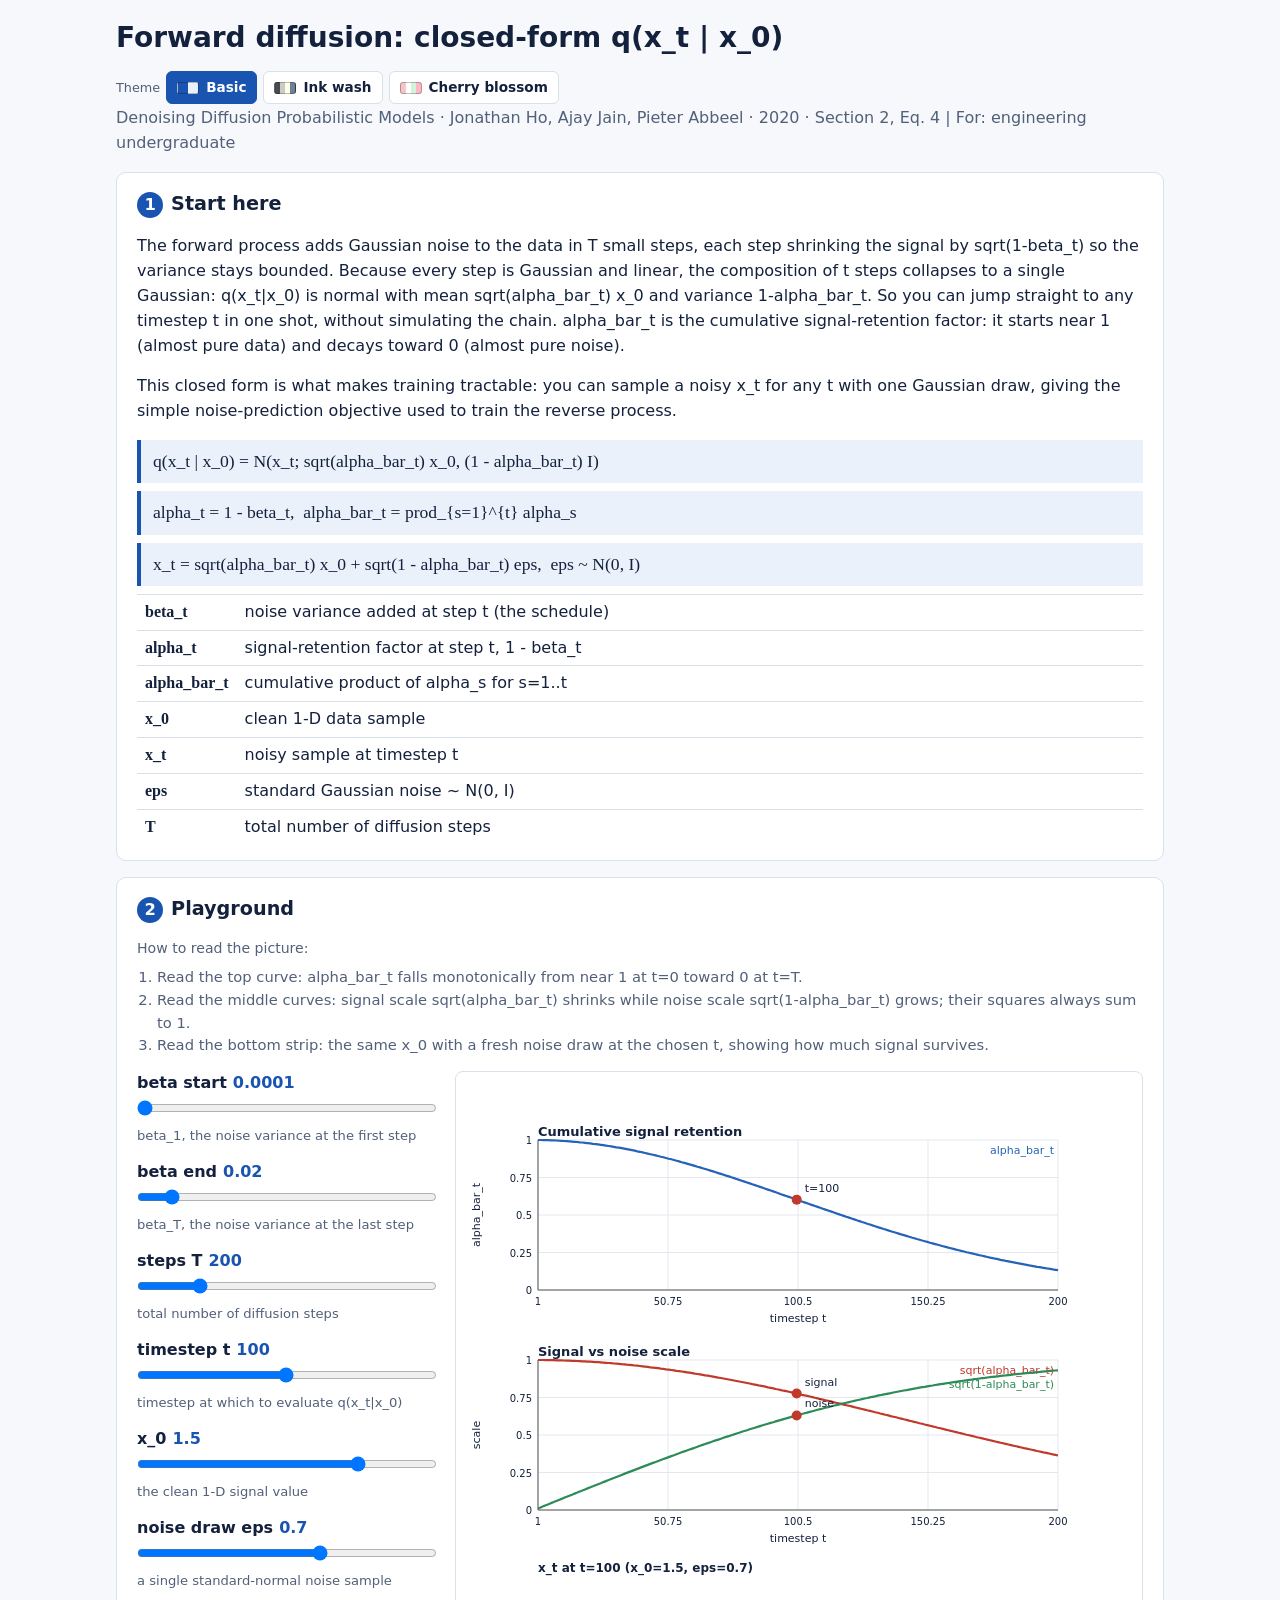
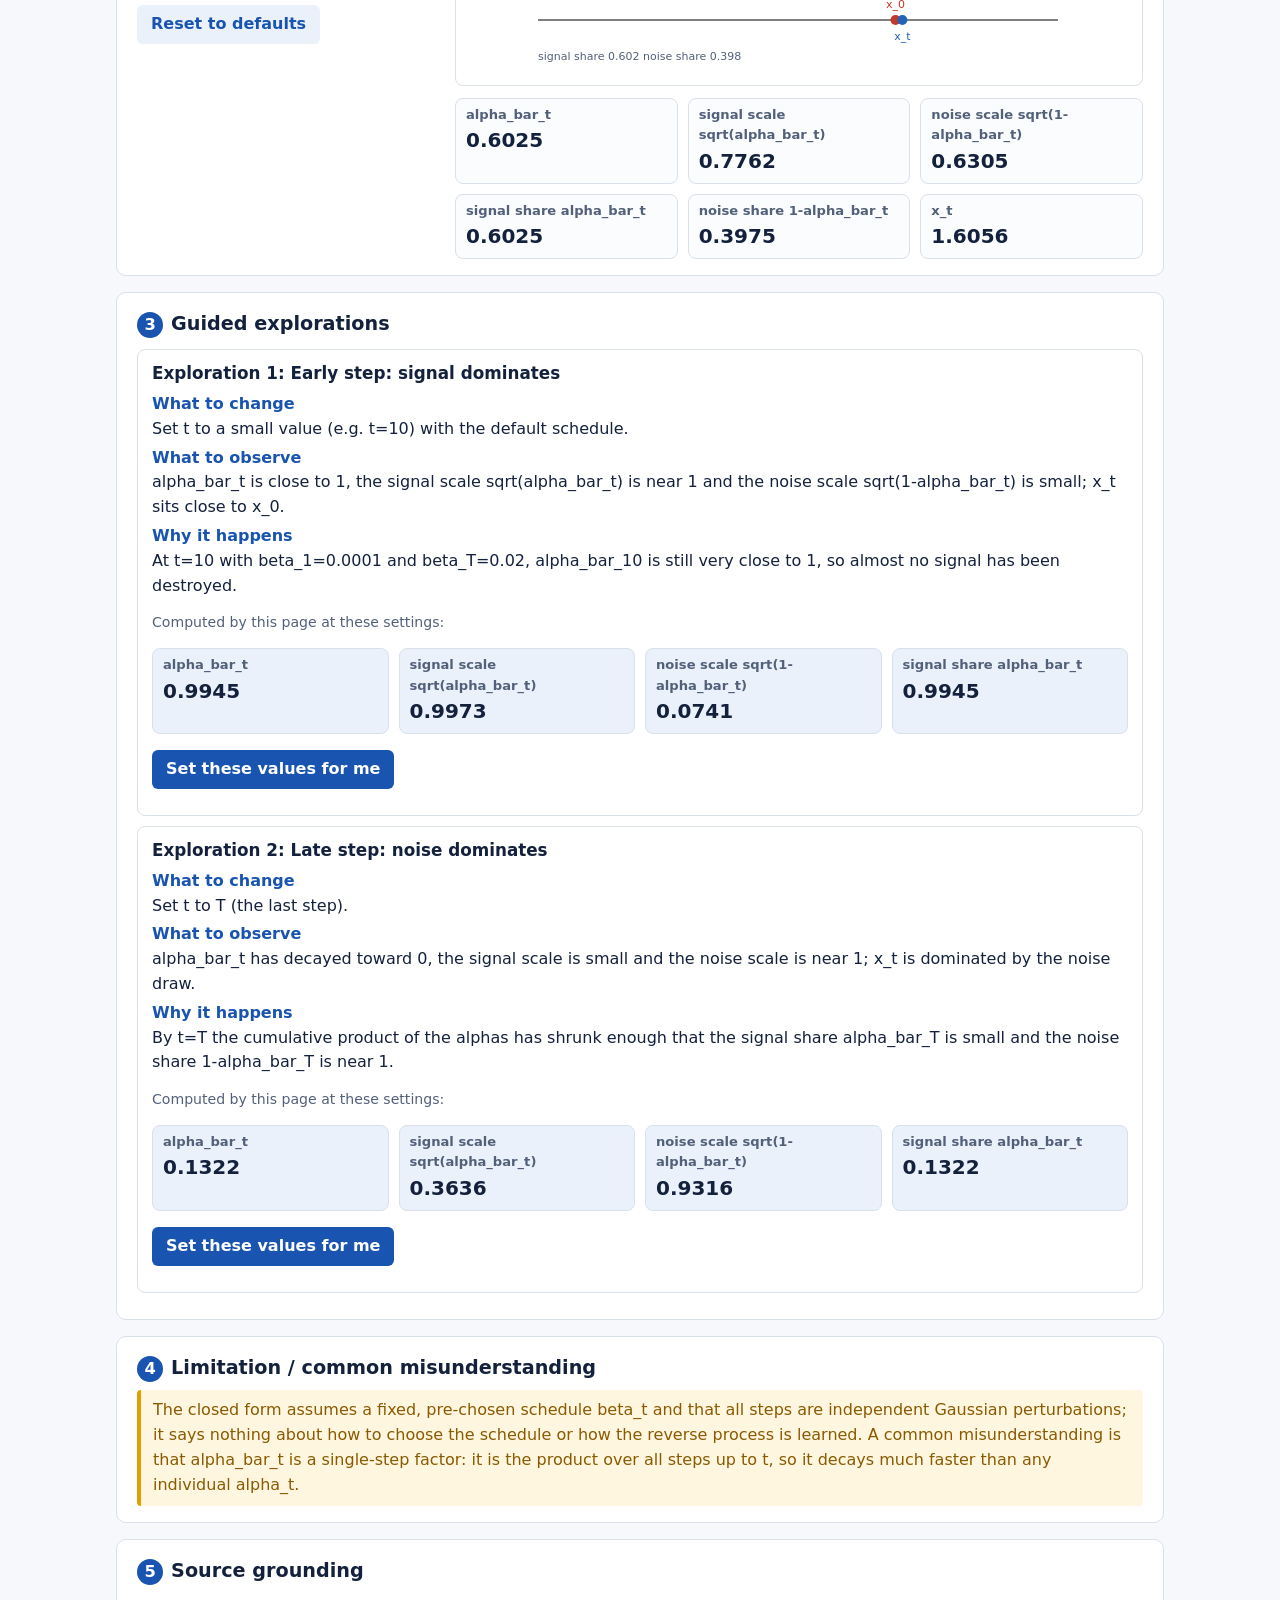
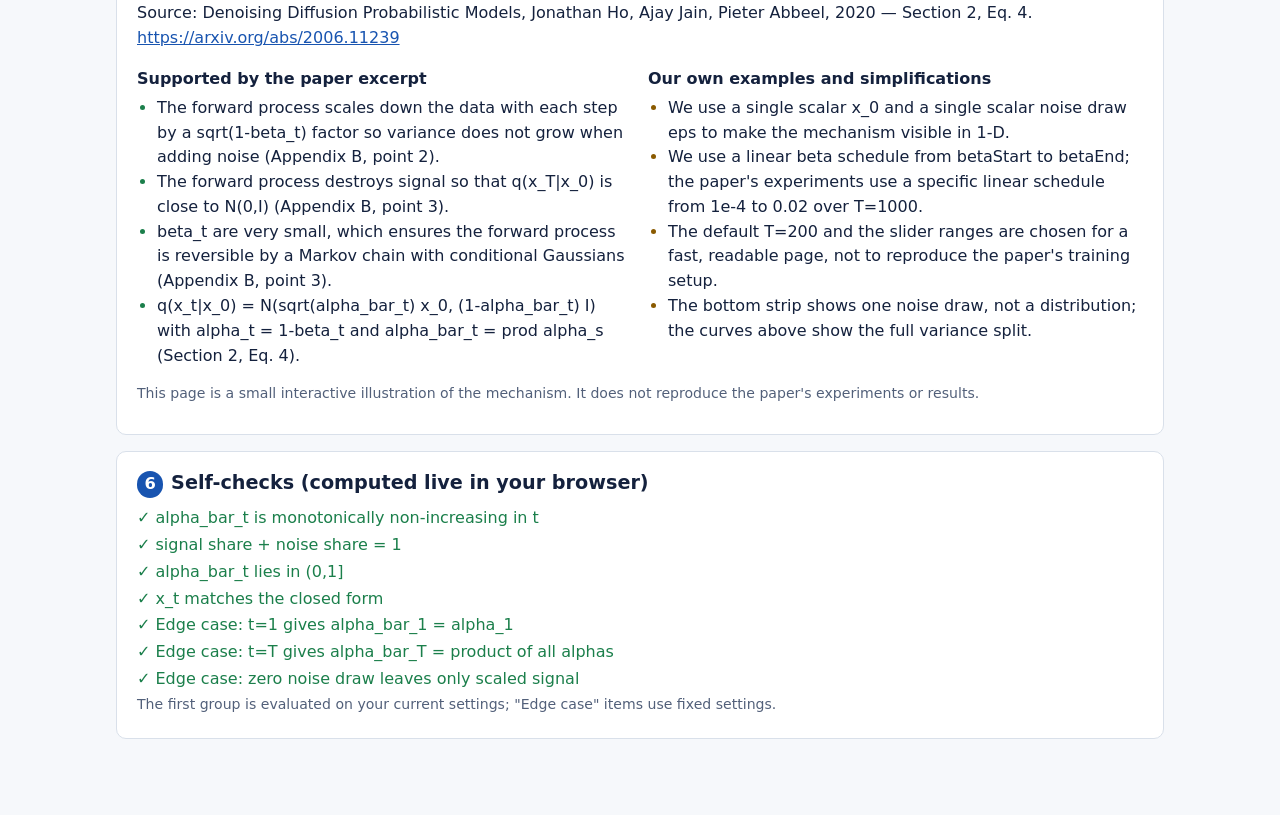
<file: example/diffusion/out/index.html>
<!doctype html>
<html lang="en">
<head>
<meta charset="utf-8">
<meta name="viewport" content="width=device-width,initial-scale=1">
<title>Forward diffusion: closed-form q(x_t | x_0)</title>
<style>
/* Themes. Every colour on the page, including the SVG charts (via H.c.* and H.color in runtime.js), comes from these variables. */
:root,:root[data-theme="basic"]{--bg:#f6f8fb;--card:#fff;--card2:#fbfcfe;--ink:#14213d;--mute:#52607a;--line:#d9e0ea;--acc:#1854b0;--accbg:#eaf1fb;--onacc:#fff;--ok:#1b7f4b;--bad:#b3261e;--badbg:#fdecea;--warn:#8a5a00;--warnbg:#fff6e0;--warnborder:#e0a100;--focus:#f0a500;--chart1:#2563b8;--chart2:#c0392b;--chart3:#2e8b57;--grid:#e3e8ef;--axis:#555;--heat0:#ecf4fc;--heat:#1854b0;--onheat:#fff}
/* Ink wash: charcoal #4A4A4A, gray #CBCBCB, ivory #FFFFE3, slate #6D8196 (text/accents darkened for contrast) */
:root[data-theme="inkwash"]{--bg:#FFFFE3;--card:#fffff2;--card2:#fbfbe9;--ink:#33363a;--mute:#5b5f63;--line:#CBCBCB;--acc:#4f6579;--accbg:#e9ecee;--onacc:#fffff2;--ok:#3f6b4a;--bad:#9b2c2c;--badbg:#f6e3df;--warn:#4A4A4A;--warnbg:#efeed2;--warnborder:#6D8196;--focus:#4f6579;--chart1:#4f6579;--chart2:#4A4A4A;--chart3:#8a98a6;--grid:#dcdcd0;--axis:#4A4A4A;--heat0:#f4f4de;--heat:#4A4A4A;--onheat:#fffff2}
/* Cherry blossom: pink #F2C7C7, white #FFFFFF, mint #D5F3D8, rose #FFB7C5 (text/accents deepened for contrast) */
:root[data-theme="cherry"]{--bg:#fdf2f4;--card:#ffffff;--card2:#fff8f9;--ink:#3b2a2f;--mute:#6f5a60;--line:#F2C7C7;--acc:#b03a5e;--accbg:#fbe3e6;--onacc:#fff;--ok:#2f7a47;--bad:#b3261e;--badbg:#fdecea;--warn:#2d5f3b;--warnbg:#D5F3D8;--warnborder:#5aa86f;--focus:#b03a5e;--chart1:#c2456b;--chart2:#3f9a5a;--chart3:#e08aa0;--grid:#f6dfe1;--axis:#6f5a60;--heat0:#fff1f4;--heat:#b03a5e;--onheat:#fff}
*{box-sizing:border-box}
body{margin:0;background:var(--bg);color:var(--ink);font:16px/1.55 system-ui,"Segoe UI",Arial,sans-serif}
main{max-width:1080px;margin:0 auto;padding:20px 16px 60px}
header h1{margin:0 0 4px;font-size:1.75rem;line-height:1.25}
header p{margin:2px 0;color:var(--mute)}
section{background:var(--card);border:1px solid var(--line);border-radius:10px;padding:16px 20px;margin:16px 0}
h2{margin:0 0 8px;font-size:1.2rem}
h2 .n{display:inline-block;background:var(--acc);color:var(--onacc);border-radius:50%;width:1.6em;height:1.6em;text-align:center;font-size:.85em;line-height:1.6em;margin-right:8px}
.eq{background:var(--accbg);border-left:4px solid var(--acc);padding:8px 12px;margin:8px 0;font-family:Cambria,"Times New Roman",serif;font-size:1.1rem;overflow-x:auto;white-space:pre-wrap}
table.sym{border-collapse:collapse;width:100%}
table.sym td{border-top:1px solid var(--line);padding:5px 8px;vertical-align:top}
table.sym td:first-child{white-space:nowrap;font-family:Cambria,"Times New Roman",serif;font-weight:bold;width:1%}
.play{display:grid;grid-template-columns:minmax(230px,300px) 1fr;gap:18px}
@media(max-width:760px){.play{grid-template-columns:1fr}}
.ctl{margin-bottom:14px}
.ctl .mgrid{max-width:100%;overflow-x:auto}
.ctl input[type=range]{margin:0}
.ctl label{font-weight:600;display:block;margin-bottom:3px}
.ctl .help{font-size:.82rem;color:var(--mute);margin-top:2px}
.ctl input[type=range]{width:100%}
.ctl .val{font-variant-numeric:tabular-nums;color:var(--acc);font-weight:700;margin-left:6px}
.ctl select{width:100%;padding:5px;background:var(--card);color:var(--ink);border:1px solid var(--line);border-radius:4px}
.mgrid{display:inline-grid;gap:3px}
.mgrid input{width:64px;padding:4px;-moz-appearance:textfield;appearance:textfield;background:var(--card);color:var(--ink);border:1px solid var(--line);border-radius:4px;font:inherit;text-align:right}
.mgrid input.bad{border-color:var(--bad);background:var(--badbg)}
.mgrid.dense input{width:54px;padding:3px}
.mgrid input::-webkit-outer-spin-button,.mgrid input::-webkit-inner-spin-button{-webkit-appearance:none;margin:0}
.mgrid span{font-size:.75rem;color:var(--mute);text-align:center}
.viz{overflow-x:auto;border:1px solid var(--line);border-radius:8px;padding:8px;background:var(--card)}
.err{color:var(--bad);font-weight:600;padding:8px}
.vals{margin-top:12px;display:grid;grid-template-columns:repeat(auto-fit,minmax(200px,1fr));gap:10px}
.val-card{border:1px solid var(--line);border-radius:8px;padding:6px 10px;background:var(--card2);overflow-x:auto}
.val-card b{display:block;font-size:.82rem;color:var(--mute);font-weight:600}
.val-card .big{font-size:1.25rem;font-variant-numeric:tabular-nums;font-weight:700}
table.mat{border-collapse:collapse;font-variant-numeric:tabular-nums;font-size:.9rem}
table.mat td,table.mat th{border:1px solid var(--line);padding:2px 7px;text-align:right}
table.mat th{background:var(--accbg);font-weight:600}
.steps{margin:6px 0 0;padding-left:20px;color:var(--mute);font-size:.92rem}
.exp{border:1px solid var(--line);border-radius:8px;padding:10px 14px;margin:10px 0}
.exp h3{margin:0 0 6px;font-size:1.05rem}
.exp .vals{margin:8px 0 4px}.exp .hl .val-card{background:var(--accbg)}
.exp dl{margin:0}.exp dt{font-weight:700;color:var(--acc);margin-top:4px}.exp dd{margin:0 0 0 0}
button{background:var(--acc);color:var(--onacc);border:0;border-radius:6px;padding:7px 14px;font:inherit;font-weight:600;cursor:pointer}
button.sec{background:var(--accbg);color:var(--acc)}
button:focus-visible,input:focus-visible,select:focus-visible{outline:3px solid var(--focus);outline-offset:2px}
.warn{background:var(--warnbg);border-left:4px solid var(--warnborder);padding:8px 12px;border-radius:4px;color:var(--warn)}
.two{display:grid;grid-template-columns:1fr 1fr;gap:16px}
@media(max-width:760px){.two{grid-template-columns:1fr}}
.two h3{margin:0 0 4px;font-size:1rem}
.two ul{margin:0;padding-left:20px}
.src li::marker{color:var(--ok)}.own li::marker{color:var(--warn)}
#checks li{list-style:none;margin:2px 0}
#checks{padding-left:0;margin:6px 0}
.pass{color:var(--ok)}.fail{color:var(--bad);font-weight:700}
.note{font-size:.88rem;color:var(--mute)}
a{color:var(--acc)}
.top{display:flex;flex-wrap:wrap;justify-content:space-between;align-items:flex-start;gap:12px}
.themes{display:flex;gap:6px;flex-wrap:wrap}
.themes button{background:var(--card);color:var(--ink);border:1px solid var(--line);padding:5px 10px;font-size:.85rem;font-weight:600;display:inline-flex;align-items:center;gap:7px}
.themes button[aria-pressed="true"]{background:var(--acc);color:var(--onacc);border-color:var(--acc)}
.themes .sw{width:22px;height:12px;border-radius:3px;border:1px solid rgba(0,0,0,.25);display:inline-block}
.themes-label{font-size:.8rem;color:var(--mute);align-self:center}
</style>
</head>
<body>
<main>
<header>
  <div class="top">
    <h1 id="title"></h1>
    <div class="themes" id="themes" role="group" aria-label="Color theme">
      <span class="themes-label">Theme</span>
      <button type="button" data-theme="basic" aria-pressed="true"><i class="sw" style="background:linear-gradient(90deg,#1854b0 50%,#eaf1fb 50%)"></i>Basic</button>
      <button type="button" data-theme="inkwash" aria-pressed="false"><i class="sw" style="background:linear-gradient(90deg,#4A4A4A 25%,#CBCBCB 25% 50%,#FFFFE3 50% 75%,#6D8196 75%)"></i>Ink wash</button>
      <button type="button" data-theme="cherry" aria-pressed="false"><i class="sw" style="background:linear-gradient(90deg,#F2C7C7 25%,#FFFFFF 25% 50%,#D5F3D8 50% 75%,#FFB7C5 75%)"></i>Cherry blossom</button>
    </div>
  </div>
  <p id="meta"></p>
</header>

<section id="start"><h2><span class="n">1</span>Start here</h2>
  <p id="idea"></p>
  <p id="why"></p>
  <div id="eqs"></div>
  <table class="sym" id="symbols" aria-label="Symbols"></table>
</section>

<section id="playground"><h2><span class="n">2</span>Playground</h2>
  <p class="note" id="howto"></p>
  <div class="play">
    <div><div id="controls"></div><button class="sec" id="reset" type="button">Reset to defaults</button></div>
    <div><div class="viz" id="viz" aria-live="polite"></div><div class="vals" id="vals"></div></div>
  </div>
</section>

<section id="explore"><h2><span class="n">3</span>Guided explorations</h2><div id="exps"></div></section>

<section id="limits"><h2><span class="n">4</span>Limitation / common misunderstanding</h2><div class="warn" id="limit"></div></section>

<section id="ground"><h2><span class="n">5</span>Source grounding</h2>
  <p id="paper"></p>
  <div class="two">
    <div class="src"><h3>Supported by the paper excerpt</h3><ul id="supp"></ul></div>
    <div class="own"><h3>Our own examples and simplifications</h3><ul id="ours"></ul></div>
  </div>
  <p class="note">This page is a small interactive illustration of the mechanism. It does not reproduce the paper's experiments or results. </p>
</section>

<section id="selfcheck"><h2><span class="n">6</span>Self-checks (computed live in your browser)</h2>
  <ul id="checks"></ul>
</section>
</main>

<script type="application/json" id="spec">{"title": "Forward diffusion: closed-form q(x_t | x_0)", "paper": {"title": "Denoising Diffusion Probabilistic Models", "authors": "Jonathan Ho, Ajay Jain, Pieter Abbeel", "year": "2020", "section": "Section 2, Eq. 4"}, "equations": ["q(x_t | x_0) = N(x_t; sqrt(alpha_bar_t) x_0, (1 - alpha_bar_t) I)", "alpha_t = 1 - beta_t,  alpha_bar_t = prod_{s=1}^{t} alpha_s", "x_t = sqrt(alpha_bar_t) x_0 + sqrt(1 - alpha_bar_t) eps,  eps ~ N(0, I)"], "idea": "The forward process adds Gaussian noise to the data in T small steps, each step shrinking the signal by sqrt(1-beta_t) so the variance stays bounded. Because every step is Gaussian and linear, the composition of t steps collapses to a single Gaussian: q(x_t|x_0) is normal with mean sqrt(alpha_bar_t) x_0 and variance 1-alpha_bar_t. So you can jump straight to any timestep t in one shot, without simulating the chain. alpha_bar_t is the cumulative signal-retention factor: it starts near 1 (almost pure data) and decays toward 0 (almost pure noise).", "why": "This closed form is what makes training tractable: you can sample a noisy x_t for any t with one Gaussian draw, giving the simple noise-prediction objective used to train the reverse process.", "symbols": [{"sym": "beta_t", "meaning": "noise variance added at step t (the schedule)"}, {"sym": "alpha_t", "meaning": "signal-retention factor at step t, 1 - beta_t"}, {"sym": "alpha_bar_t", "meaning": "cumulative product of alpha_s for s=1..t"}, {"sym": "x_0", "meaning": "clean 1-D data sample"}, {"sym": "x_t", "meaning": "noisy sample at timestep t"}, {"sym": "eps", "meaning": "standard Gaussian noise ~ N(0, I)"}, {"sym": "T", "meaning": "total number of diffusion steps"}], "steps": ["Read the top curve: alpha_bar_t falls monotonically from near 1 at t=0 toward 0 at t=T.", "Read the middle curves: signal scale sqrt(alpha_bar_t) shrinks while noise scale sqrt(1-alpha_bar_t) grows; their squares always sum to 1.", "Read the bottom strip: the same x_0 with a fresh noise draw at the chosen t, showing how much signal survives."], "controls": [{"id": "betaStart", "label": "beta start", "type": "range", "min": 0.0001, "max": 0.05, "step": 0.0001, "default": 0.0001, "help": "beta_1, the noise variance at the first step"}, {"id": "betaEnd", "label": "beta end", "type": "range", "min": 0.001, "max": 0.2, "step": 0.001, "default": 0.02, "help": "beta_T, the noise variance at the last step"}, {"id": "T", "label": "steps T", "type": "range", "min": 10, "max": 1000, "step": 10, "default": 200, "help": "total number of diffusion steps"}, {"id": "t", "label": "timestep t", "type": "range", "min": 1, "max": 200, "step": 1, "default": 100, "help": "timestep at which to evaluate q(x_t|x_0)"}, {"id": "x0", "label": "x_0", "type": "range", "min": -3, "max": 3, "step": 0.1, "default": 1.5, "help": "the clean 1-D signal value"}, {"id": "eps", "label": "noise draw eps", "type": "range", "min": -3, "max": 3, "step": 0.1, "default": 0.7, "help": "a single standard-normal noise sample"}], "explorations": [{"title": "Early step: signal dominates", "change": "Set t to a small value (e.g. t=10) with the default schedule.", "observe": "alpha_bar_t is close to 1, the signal scale sqrt(alpha_bar_t) is near 1 and the noise scale sqrt(1-alpha_bar_t) is small; x_t sits close to x_0.", "why": "At t=10 with beta_1=0.0001 and beta_T=0.02, alpha_bar_10 is still very close to 1, so almost no signal has been destroyed.", "set": {"t": 10}, "expect": "s.alphaBar > 0.9"}, {"title": "Late step: noise dominates", "change": "Set t to T (the last step).", "observe": "alpha_bar_t has decayed toward 0, the signal scale is small and the noise scale is near 1; x_t is dominated by the noise draw.", "why": "By t=T the cumulative product of the alphas has shrunk enough that the signal share alpha_bar_T is small and the noise share 1-alpha_bar_T is near 1.", "set": {"t": 200}, "expect": "s.alphaBar < 0.5"}], "limitation": "The closed form assumes a fixed, pre-chosen schedule beta_t and that all steps are independent Gaussian perturbations; it says nothing about how to choose the schedule or how the reverse process is learned. A common misunderstanding is that alpha_bar_t is a single-step factor: it is the product over all steps up to t, so it decays much faster than any individual alpha_t.", "invariants": [{"label": "alpha_bar_t is monotonically non-increasing in t", "test": "s.alphaBarSeq.every((v,i,a)=>i===0||v<=a[i-1]+1e-9)"}, {"label": "signal share + noise share = 1", "test": "H.close(s.alphaBar + s.noiseShare, 1)"}, {"label": "alpha_bar_t lies in (0,1]", "test": "s.alphaBar > 0 && s.alphaBar <= 1 + 1e-9"}, {"label": "x_t matches the closed form", "test": "H.close(s.xt, s.signalScale*p.x0 + s.noiseScale*p.eps)"}], "tests": [{"label": "t=1 gives alpha_bar_1 = alpha_1", "set": {"t": 1}, "test": "H.close(s.alphaBar, 1 - s.betaAt(1))"}, {"label": "t=T gives alpha_bar_T = product of all alphas", "set": {"t": 200}, "test": "H.close(s.alphaBar, s.alphaBarSeq[s.alphaBarSeq.length-1])"}, {"label": "zero noise draw leaves only scaled signal", "set": {"eps": 0}, "test": "H.close(s.xt, s.signalScale*p.x0)"}], "supported": ["The forward process scales down the data with each step by a sqrt(1-beta_t) factor so variance does not grow when adding noise (Appendix B, point 2).", "The forward process destroys signal so that q(x_T|x_0) is close to N(0,I) (Appendix B, point 3).", "beta_t are very small, which ensures the forward process is reversible by a Markov chain with conditional Gaussians (Appendix B, point 3).", "q(x_t|x_0) = N(sqrt(alpha_bar_t) x_0, (1-alpha_bar_t) I) with alpha_t = 1-beta_t and alpha_bar_t = prod alpha_s (Section 2, Eq. 4)."], "ours": ["We use a single scalar x_0 and a single scalar noise draw eps to make the mechanism visible in 1-D.", "We use a linear beta schedule from betaStart to betaEnd; the paper's experiments use a specific linear schedule from 1e-4 to 0.02 over T=1000.", "The default T=200 and the slider ranges are chosen for a fast, readable page, not to reproduce the paper's training setup.", "The bottom strip shows one noise draw, not a distribution; the curves above show the full variance split."], "compute": "const T = Math.max(1, Math.round(p.T));\nconst t = Math.min(T, Math.max(1, Math.round(p.t)));\nconst betaStart = p.betaStart, betaEnd = p.betaEnd;\nconst betaAt = (i) => betaStart + (betaEnd - betaStart) * (i - 1) / Math.max(1, T - 1);\nconst alphaBarSeq = [];\nlet ab = 1;\nfor (let i = 1; i <= T; i++) { ab *= (1 - betaAt(i)); alphaBarSeq.push(ab); }\nconst alphaBar = alphaBarSeq[t - 1];\nconst signalScale = Math.sqrt(alphaBar);\nconst noiseScale = Math.sqrt(Math.max(0, 1 - alphaBar));\nconst noiseShare = 1 - alphaBar;\nconst xt = signalScale * p.x0 + noiseScale * p.eps;\nconst signalCurve = alphaBarSeq.map(v => Math.sqrt(v));\nconst noiseCurve = alphaBarSeq.map(v => Math.sqrt(Math.max(0, 1 - v)));\nreturn {\n  show: [\n    { label: 'alpha_bar_t', value: alphaBar },\n    { label: 'signal scale sqrt(alpha_bar_t)', value: signalScale },\n    { label: 'noise scale sqrt(1-alpha_bar_t)', value: noiseScale },\n    { label: 'signal share alpha_bar_t', value: alphaBar },\n    { label: 'noise share 1-alpha_bar_t', value: noiseShare },\n    { label: 'x_t', value: xt }\n  ],\n  alphaBar, signalScale, noiseScale, noiseShare, xt,\n  alphaBarSeq, signalCurve, noiseCurve, T, t, betaAt\n};", "draw": "const T = s.T, t = s.t;\nconst w = 640, h = 560;\nconst parts = [];\n// top plot: alpha_bar_t\nconst px = 70, py = 60, pw = 520, ph = 150;\nconst xs = s.alphaBarSeq.map((_, i) => i + 1);\nparts.push(H.plot([\n  { xs, ys: s.alphaBarSeq, color: H.c.chart1, label: 'alpha_bar_t' }\n], { x: px, y: py, w: pw, h: ph, xmin: 1, xmax: T, ymin: 0, ymax: 1,\n  xlabel: 'timestep t', ylabel: 'alpha_bar_t', title: 'Cumulative signal retention',\n  marks: [{ x: t, y: s.alphaBar, label: 't=' + t }] }));\n// middle plot: signal and noise scales\nconst my = py + ph + 70;\nparts.push(H.plot([\n  { xs, ys: s.signalCurve, color: H.c.chart2, label: 'sqrt(alpha_bar_t)' },\n  { xs, ys: s.noiseCurve, color: H.c.chart3, label: 'sqrt(1-alpha_bar_t)' }\n], { x: px, y: my, w: pw, h: ph, xmin: 1, xmax: T, ymin: 0, ymax: 1,\n  xlabel: 'timestep t', ylabel: 'scale', title: 'Signal vs noise scale',\n  marks: [{ x: t, y: s.signalScale, label: 'signal' }, { x: t, y: s.noiseScale, label: 'noise' }] }));\n// bottom: x_t strip\nconst by = my + ph + 70;\nparts.push(H.text(px, by - 8, 'x_t at t=' + t + '  (x_0=' + H.fmt(p.x0, 2) + ', eps=' + H.fmt(p.eps, 2) + ')', { size: 12, fill: H.c.ink, weight: 'bold' }));\nconst axisY = by + 40, axisX0 = px, axisX1 = px + pw;\nparts.push(H.line(axisX0, axisY, axisX1, axisY, H.c.axis, 1.5));\nconst mapX = (v) => axisX0 + (v + 4) / 8 * (axisX1 - axisX0);\nparts.push(H.circle(mapX(p.x0), axisY, 5, H.c.chart2));\nparts.push(H.text(mapX(p.x0), axisY - 12, 'x_0', { size: 11, anchor: 'middle', fill: H.c.chart2 }));\nparts.push(H.circle(mapX(s.xt), axisY, 5, H.c.chart1));\nparts.push(H.text(mapX(s.xt), axisY + 20, 'x_t', { size: 11, anchor: 'middle', fill: H.c.chart1 }));\nparts.push(H.text(axisX0, axisY + 40, 'signal share ' + H.fmt(s.alphaBar, 3) + '   noise share ' + H.fmt(s.noiseShare, 3), { size: 11, fill: H.c.mute }));\nreturn H.svg(w, h, parts.join(''), 'Forward diffusion closed form');", "source_url": "https://arxiv.org/abs/2006.11239", "audience": "engineering undergraduate"}</script>
<script>
/* Generic drawing/formatting helpers shared by the page and the Python-side checker.
   Pure JS: no DOM access, so it also runs inside the headless QuickJS checker.
   Generated spec code calls these as H.*; every helper returns an SVG/HTML string. */
var H = (function () {
  function num(x) { x = Number(x); return isFinite(x) ? x : 0; }
  function fmt(x, d) {
    if (typeof x !== 'number') return String(x);
    if (isNaN(x)) return 'NaN';
    if (!isFinite(x)) return x > 0 ? '∞' : '-∞';
    d = d == null ? 3 : d;
    if (Math.abs(x) < 1e-12) return '0'; // floating-point noise, e.g. a mean of -2.8e-17
    var r = Number(x.toFixed(d));
    if (r === 0 && x !== 0) r = Number(x.toPrecision(2)); // never show a tiny non-zero value (e.g. 0.0001) as 0
    return String(r);
  }
  function esc(s) {
    return String(s).replace(/&/g, '&amp;').replace(/</g, '&lt;').replace(/>/g, '&gt;').replace(/"/g, '&quot;');
  }
  // Theme-aware colours: CSS variables defined per theme in template.html, so charts follow the theme switcher.
  var C = { ink: 'var(--ink)', mute: 'var(--mute)', chart1: 'var(--chart1)', chart2: 'var(--chart2)', chart3: 'var(--chart3)',
            good: 'var(--ok)', bad: 'var(--bad)', grid: 'var(--grid)', axis: 'var(--axis)', bg: 'var(--card)' };
  // sequential colour, t in [0,1]: theme's pale heat colour -> theme's deep heat colour
  function color(t) {
    t = Math.max(0, Math.min(1, num(t)));
    return 'color-mix(in srgb, var(--heat) ' + Math.round(t * 100) + '%, var(--heat0))';
  }
  function ink(t) { return num(t) > 0.55 ? 'var(--onheat)' : 'var(--ink)'; }
  function svg(w, h, inner, label) {
    return '<svg xmlns="http://www.w3.org/2000/svg" viewBox="0 0 ' + w + ' ' + h +
      '" width="100%" style="max-width:' + w + 'px;height:auto" role="img" aria-label="' + esc(label || 'visualization') +
      '" font-family="system-ui,Segoe UI,Arial,sans-serif">' + inner + '</svg>';
  }
  function rect(x, y, w, h, fill, extra) {
    return '<rect x="' + num(x) + '" y="' + num(y) + '" width="' + Math.max(0, num(w)) + '" height="' + Math.max(0, num(h)) +
      '" fill="' + (fill || 'var(--grid)') + '" ' + (extra || '') + '/>';
  }
  function text(x, y, s, o) {
    o = o || {};
    if (s === undefined || s === null || (typeof s === 'number' && !isFinite(s))) s = '';
    return '<text x="' + num(x) + '" y="' + num(y) + '" font-size="' + (o.size || 12) + '" text-anchor="' + (o.anchor || 'start') +
      '" fill="' + (o.fill || 'var(--ink)') + '"' + (o.weight ? ' font-weight="' + o.weight + '"' : '') +
      (o.rotate ? ' transform="rotate(' + o.rotate + ' ' + num(x) + ' ' + num(y) + ')"' : '') + '>' + esc(s) + '</text>';
  }
  function line(x1, y1, x2, y2, stroke, w, dash) {
    return '<line x1="' + num(x1) + '" y1="' + num(y1) + '" x2="' + num(x2) + '" y2="' + num(y2) + '" stroke="' + (stroke || 'var(--axis)') +
      '" stroke-width="' + (w || 1) + '"' + (dash ? ' stroke-dasharray="' + dash + '"' : '') + '/>';
  }
  function circle(x, y, r, fill, extra) {
    return '<circle cx="' + num(x) + '" cy="' + num(y) + '" r="' + num(r) + '" fill="' + (fill || 'var(--chart2)') + '" ' + (extra || '') + '/>';
  }
  // Matrix as coloured cells with numbers. o: x,y,cw,ch,d,max,min,rows,cols,title,signed
  function heat(M, o) {
    o = o || {};
    var x0 = o.x || 0, y0 = o.y || 0, cw = o.cw || 54, ch = o.ch || 34, d = o.d == null ? 2 : o.d;
    var flat = [].concat.apply([], M), mx = o.max != null ? o.max : Math.max.apply(null, flat.map(Math.abs).concat([1e-9]));
    var mn = o.min != null ? o.min : 0;
    var out = '';
    if (!Array.isArray(o.rows)) o.rows = null;
    if (!Array.isArray(o.cols)) o.cols = null;
    if (o.title) out += text(x0, y0 - 8 - (o.cols ? 14 : 0), o.title, { weight: 'bold', size: 13 });
    for (var i = 0; i < M.length; i++) {
      if (o.rows && o.rows[i] != null) out += text(x0 - 6, y0 + i * ch + ch / 2 + 4, o.rows[i], { anchor: 'end', size: 11 });
      for (var j = 0; j < M[i].length; j++) {
        var v = num(M[i][j]), t = mx > mn ? (Math.abs(v) - mn) / (mx - mn) : 0;
        out += rect(x0 + j * cw, y0 + i * ch, cw - 2, ch - 2, color(t), 'rx="3"') +
          text(x0 + j * cw + (cw - 2) / 2, y0 + i * ch + ch / 2 + 4, fmt(v, d), { anchor: 'middle', size: 12, fill: ink(t) });
      }
    }
    if (o.cols) for (var k = 0; k < (M[0] || []).length && k < o.cols.length; k++) out += text(x0 + k * cw + cw / 2, y0 - 6, o.cols[k], { anchor: 'middle', size: 11 });
    return out;
  }
  // Vertical bars. o: x,y,w,h,labels,max,d,fill,fills,title,ylabel
  function bars(vals, o) {
    o = o || {};
    var x0 = o.x || 40, y0 = o.y || 10, w = o.w || 300, h = o.h || 160, d = o.d == null ? 3 : o.d;
    var nums = vals.map(num);
    var mx = o.max != null ? o.max : Math.max.apply(null, nums.concat([1e-9]));
    var mn = o.min != null ? o.min : Math.min.apply(null, nums.concat([0])); // negative values get bars below a zero line
    if (mx <= mn) mx = mn + 1;
    function Y(v) { return y0 + h * (mx - v) / (mx - mn); }
    var n = vals.length, bw = w / Math.max(1, n), out = '', yz = Y(Math.max(mn, Math.min(mx, 0)));
    if (o.title) out += text(x0, y0 - 2, o.title, { weight: 'bold', size: 13 });
    out += line(x0, yz, x0 + w, yz, 'var(--axis)') + line(x0, y0, x0, y0 + h, 'var(--axis)');
    for (var t = 0; t <= 4; t++) {
      var tv = mn + (mx - mn) * t / 4, yy = Y(tv);
      out += line(x0 - 3, yy, x0, yy, 'var(--axis)') + text(x0 - 6, yy + 4, fmt(tv, 2), { anchor: 'end', size: 10 });
      if (t > 0) out += line(x0, yy, x0 + w, yy, 'var(--grid)');
    }
    for (var i = 0; i < n; i++) {
      var v = Math.max(mn, Math.min(mx, nums[i])), top = Y(Math.max(v, 0)), bot = Y(Math.min(v, 0)), bx = x0 + i * bw + bw * 0.15;
      out += rect(bx, top, bw * 0.7, bot - top, (o.fills && o.fills[i]) || o.fill || 'var(--chart1)') +
        text(bx + bw * 0.35, v < 0 ? bot + 13 : top - 4, fmt(nums[i], d), { anchor: 'middle', size: 11 });
      if (Array.isArray(o.labels) && o.labels[i] != null) out += text(bx + bw * 0.35, y0 + h + 15 + (mn < 0 ? 14 : 0), o.labels[i], { anchor: 'middle', size: 11 });
    }
    if (o.ylabel) out += text(12, y0 + h / 2, o.ylabel, { anchor: 'middle', size: 11, rotate: -90 });
    return out;
  }
  // Line plot. series:[{xs,ys,color,label,dash}] o: x,y,w,h,xmin,xmax,ymin,ymax,xlabel,ylabel,title,marks:[{x,y,label}]
  function plot(series, o) {
    o = o || {};
    var x0 = o.x || 46, y0 = o.y || 14, w = o.w || 320, h = o.h || 200, all = [];
    series.forEach(function (s) { s.xs.forEach(function (_, i) { all.push([num(s.xs[i]), num(s.ys[i])]); }); });
    var xmin = o.xmin != null ? o.xmin : Math.min.apply(null, all.map(function (p) { return p[0]; }));
    var xmax = o.xmax != null ? o.xmax : Math.max.apply(null, all.map(function (p) { return p[0]; }));
    var ymin = o.ymin != null ? o.ymin : Math.min.apply(null, all.map(function (p) { return p[1]; }));
    var ymax = o.ymax != null ? o.ymax : Math.max.apply(null, all.map(function (p) { return p[1]; }));
    if (xmax === xmin) xmax = xmin + 1;
    if (ymax === ymin) ymax = ymin + 1;
    function X(v) { return x0 + (num(v) - xmin) / (xmax - xmin) * w; }
    function Y(v) { return y0 + h - (num(v) - ymin) / (ymax - ymin) * h; }
    var out = '';
    if (o.title) out += text(x0, y0 - 4, o.title, { weight: 'bold', size: 13 });
    for (var t = 0; t <= 4; t++) {
      var gx = x0 + w * t / 4, gy = y0 + h - h * t / 4;
      out += line(gx, y0, gx, y0 + h, 'var(--grid)') + line(x0, gy, x0 + w, gy, 'var(--grid)') +
        text(gx, y0 + h + 15, fmt(xmin + (xmax - xmin) * t / 4, 2), { anchor: 'middle', size: 10 }) +
        text(x0 - 6, gy + 4, fmt(ymin + (ymax - ymin) * t / 4, 2), { anchor: 'end', size: 10 });
    }
    out += line(x0, y0 + h, x0 + w, y0 + h, 'var(--axis)') + line(x0, y0, x0, y0 + h, 'var(--axis)');
    series.forEach(function (s, k) {
      var pts = s.xs.map(function (_, i) { return X(s.xs[i]).toFixed(1) + ',' + Y(s.ys[i]).toFixed(1); }).join(' ');
      out += '<polyline points="' + pts + '" fill="none" stroke="' + (s.color || ['var(--chart1)', 'var(--chart2)', 'var(--chart3)'][k % 3]) +
        '" stroke-width="2.2"' + (s.dash ? ' stroke-dasharray="' + s.dash + '"' : '') + '/>';
      if (s.label) out += text(x0 + w - 4, y0 + 14 + 14 * k, s.label, { anchor: 'end', size: 11, fill: s.color || ['var(--chart1)', 'var(--chart2)', 'var(--chart3)'][k % 3] });
    });
    (o.marks || []).forEach(function (m) {
      out += circle(X(m.x), Y(m.y), 5, m.color || 'var(--chart2)') +
        (m.label ? text(X(m.x) + 8, Y(m.y) - 8, m.label, { size: 11 }) : '');
    });
    if (o.xlabel) out += text(x0 + w / 2, y0 + h + 32, o.xlabel, { anchor: 'middle', size: 11 });
    if (o.ylabel) out += text(12, y0 + h / 2, o.ylabel, { anchor: 'middle', size: 11, rotate: -90 });
    return out;
  }
  // HTML table of a matrix. o: rows, cols, d
  function table(M, o) {
    o = o || {};
    if (!Array.isArray(M[0])) M = [M];
    var d = o.d == null ? 3 : o.d, s = '<table class="mat">';
    if (!Array.isArray(o.rows)) o.rows = null;
    if (Array.isArray(o.cols)) s += '<tr><th></th>' + o.cols.map(function (c) { return '<th>' + esc(c) + '</th>'; }).join('') + '</tr>';
    M.forEach(function (r, i) {
      s += '<tr>' + (o.rows && o.rows[i] != null ? '<th>' + esc(o.rows[i]) + '</th>' : (o.rows ? '<th></th>' : '')) +
        r.map(function (v) { return '<td>' + fmt(v, d) + '</td>'; }).join('') + '</tr>';
    });
    return s + '</table>';
  }
  // ---- small numeric helpers (for compute code and invariant tests) ----
  function sum(a) { var t = 0; for (var i = 0; i < a.length; i++) t += a[i]; return t; }
  // numbers, or arrays/matrices of any depth compared element by element (same shape required)
  function close(a, b, tol) {
    if (Array.isArray(a) || Array.isArray(b)) {
      if (!Array.isArray(a) || !Array.isArray(b) || a.length !== b.length) return false;
      for (var i = 0; i < a.length; i++) if (!close(a[i], b[i], tol)) return false;
      return true;
    }
    return Math.abs(a - b) <= (tol == null ? 1e-9 : tol) * Math.max(1, Math.abs(a), Math.abs(b));
  }
  function rowSums(M) { return M.map(sum); }
  function transpose(M) { return M[0].map(function (_, j) { return M.map(function (r) { return r[j]; }); }); }
  function matmul(A, B) {
    return A.map(function (r) { return B[0].map(function (_, j) { var t = 0; for (var k = 0; k < r.length; k++) t += r[k] * B[k][j]; return t; }); });
  }
  return { c: C, sum: sum, close: close, rowSums: rowSums, transpose: transpose, matmul: matmul, num: num, fmt: fmt, esc: esc, color: color, ink: ink, svg: svg, rect: rect, text: text, line: line, circle: circle, heat: heat, bars: bars, plot: plot, table: table };
})();

</script>
<script>
(function () {
  'use strict';
  var SPEC = JSON.parse(document.getElementById('spec').textContent);
  /* ---------- theme switcher (choice is remembered when the browser allows it) ---------- */
  var THEMES = ['basic', 'inkwash', 'cherry'];
  function applyTheme(name) {
    if (THEMES.indexOf(name) < 0) name = 'basic';
    document.documentElement.setAttribute('data-theme', name);
    Array.prototype.forEach.call(document.querySelectorAll('#themes button'), function (b) {
      b.setAttribute('aria-pressed', String(b.getAttribute('data-theme') === name));
    });
    try { localStorage.setItem('p2p-theme', name); } catch (e) {}
  }
  Array.prototype.forEach.call(document.querySelectorAll('#themes button'), function (b) {
    b.addEventListener('click', function () { applyTheme(b.getAttribute('data-theme')); });
  });
  var savedTheme = 'basic';
  try { savedTheme = localStorage.getItem('p2p-theme') || 'basic'; } catch (e) {}
  applyTheme(savedTheme);
  function $(id) { return document.getElementById(id); }
  function el(tag, props, kids) {
    var e = document.createElement(tag);
    for (var k in (props || {})) { if (k === 'text') e.textContent = props[k]; else if (k === 'html') e.innerHTML = props[k]; else e.setAttribute(k, props[k]); }
    (kids || []).forEach(function (c) { e.appendChild(c); });
    return e;
  }
  function mkFn(args, src) {
    var wrap = function (b) { return 'return (function(){\n' + b + '\n}).call(this);'; };
    try { return new Function(args, wrap('return (' + src + '\n);')); } catch (e) { return new Function(args, wrap(src)); }
  }
  var compute = mkFn('p,H', SPEC.compute);
  var draw = mkFn('s,p,H', SPEC.draw);
  var invs = (SPEC.invariants || []).map(function (i) { return { label: i.label, fn: mkFn('s,p,H', i.test) }; });
  var tests = (SPEC.tests || []).map(function (t) { return { label: t.label, set: t.set || {}, fn: mkFn('s,p,H', t.test) }; });
  var ctrls = SPEC.controls || [];

  function clone(x) { return JSON.parse(JSON.stringify(x)); }
  function defaults() { var p = {}; ctrls.forEach(function (c) { p[c.id] = clone(c.default); }); return p; }
  var P = defaults();
  var widgets = {};

  /* ---------- static text ---------- */
  $('title').textContent = SPEC.title;
  var pp = SPEC.paper || {};
  $('meta').textContent = [pp.title, pp.authors, pp.year, pp.section].filter(Boolean).join(' · ') +
    (SPEC.audience ? '  |  For: ' + SPEC.audience : '');
  $('idea').textContent = SPEC.idea;
  $('why').textContent = SPEC.why;
  (SPEC.equations || []).forEach(function (q) { $('eqs').appendChild(el('div', { 'class': 'eq', text: q })); });
  (SPEC.symbols || []).forEach(function (s) {
    $('symbols').appendChild(el('tr', {}, [el('td', { text: s.sym }), el('td', { text: s.meaning })]));
  });
  if (SPEC.steps && SPEC.steps.length) {
    $('howto').textContent = 'How to read the picture:';
    var ol = el('ol', { 'class': 'steps' });
    SPEC.steps.forEach(function (t) { ol.appendChild(el('li', { text: t })); });
    $('howto').appendChild(ol);
  } else $('howto').textContent = 'Change a control and watch the picture and the numbers update.';
  $('limit').textContent = SPEC.limitation;
  $('paper').textContent = 'Source: ' + [pp.title, pp.authors, pp.year].filter(Boolean).join(', ') + (pp.section ? ' — ' + pp.section : '') + '. ';
  if (SPEC.source_url) { var a = el('a', { href: SPEC.source_url, text: SPEC.source_url, rel: 'noopener' }); $('paper').appendChild(a); }
  (SPEC.supported || []).forEach(function (t) { $('supp').appendChild(el('li', { text: t })); });
  (SPEC.ours || []).forEach(function (t) { $('ours').appendChild(el('li', { text: t })); });

  /* ---------- controls ---------- */
  function setWidget(c) {
    var w = widgets[c.id], v = P[c.id];
    if (c.type === 'range') { w.input.value = v; w.val.textContent = H.fmt(Number(v), 3); }
    else if (c.type === 'toggle') w.input.checked = !!v;
    else if (c.type === 'select') w.input.value = String(v);
    else if (c.type === 'matrix') w.inputs.forEach(function (row, i) { row.forEach(function (inp, j) { inp.value = v[i][j]; inp.className = ''; }); });
  }
  ctrls.forEach(function (c) {
    var box = el('div', { 'class': 'ctl' });
    var id = 'c_' + c.id;
    var lab = el('label', { 'for': id, text: c.label });
    box.appendChild(lab);
    var w = widgets[c.id] = {};
    if (c.type === 'range') {
      w.val = el('span', { 'class': 'val' }); lab.appendChild(w.val);
      w.input = el('input', { type: 'range', id: id, min: c.min, max: c.max, step: c.step || 'any' });
      w.input.addEventListener('input', function () { P[c.id] = Number(w.input.value); w.val.textContent = H.fmt(P[c.id], 3); update(); });
      box.appendChild(w.input);
    } else if (c.type === 'toggle') {
      w.input = el('input', { type: 'checkbox', id: id });
      lab.insertBefore(w.input, lab.firstChild); w.input.style.marginRight = '8px';
      w.input.addEventListener('change', function () { P[c.id] = w.input.checked; update(); });
    } else if (c.type === 'select') {
      w.input = el('select', { id: id });
      (c.options || []).forEach(function (o) { w.input.appendChild(el('option', { value: String(o.value != null ? o.value : o), text: String(o.label != null ? o.label : o) })); });
      w.input.addEventListener('change', function () {
        var opt = (c.options || []).filter(function (o) { return String(o.value != null ? o.value : o) === w.input.value; })[0];
        var raw = opt && opt.value != null ? opt.value : w.input.value;
        P[c.id] = (typeof c.default === 'number') ? Number(raw) : raw; update();
      });
      box.appendChild(w.input);
    } else if (c.type === 'matrix') {
      var R = c.default.length, C = c.default[0].length;
      var g = el('div', { 'class': 'mgrid', role: 'group', 'aria-labelledby': id });
      if (C > 4) g.className += ' dense';
      g.style.gridTemplateColumns = (c.rowLabels ? 'auto ' : '') + 'repeat(' + C + ',auto)';
      if (c.colLabels) { if (c.rowLabels) g.appendChild(el('span')); c.colLabels.forEach(function (t) { g.appendChild(el('span', { text: t })); }); }
      w.inputs = [];
      for (var i = 0; i < R; i++) {
        w.inputs.push([]);
        if (c.rowLabels) g.appendChild(el('span', { text: c.rowLabels[i] }));
        for (var j = 0; j < C; j++) {
          (function (i, j) {
            var inp = el('input', { type: 'number', step: c.step || 'any', 'aria-label': c.label + ' row ' + (i + 1) + ' column ' + (j + 1) });
            if (c.min != null) inp.min = c.min; if (c.max != null) inp.max = c.max;
            inp.addEventListener('input', function () {
              var v = parseFloat(inp.value);
              if (!isFinite(v)) { inp.className = 'bad'; return; }
              if (c.min != null && v < c.min) v = c.min; if (c.max != null && v > c.max) v = c.max;
              inp.className = ''; P[c.id][i][j] = v; update();
            });
            w.inputs[i].push(inp); g.appendChild(inp);
          })(i, j);
        }
      }
      box.appendChild(g);
    }
    if (c.help) box.appendChild(el('div', { 'class': 'help', text: c.help }));
    $('controls').appendChild(box);
    setWidget(c);
  });
  $('reset').addEventListener('click', function () { P = defaults(); ctrls.forEach(setWidget); update(); });

  /* ---------- rendering ---------- */
  function showValue(v) {
    if (typeof v === 'number') return el('div', { 'class': 'big', text: H.fmt(v, 4) });
    if (Array.isArray(v)) return el('div', { html: H.table(v, {}) });
    if (v && typeof v === 'object' && v.matrix) return el('div', { html: H.table(v.matrix, v) });
    return el('div', { text: String(v) });
  }
  var lastS = null;
  function runInvariants(s, p) {
    return invs.map(function (i) {
      var ok = false, err = '';
      try { ok = i.fn(s, p, H) === true; } catch (e) { err = String(e.message || e); }
      return { label: i.label, ok: ok, err: err };
    });
  }
  function renderChecks(live) {
    var ul = $('checks'); ul.textContent = '';
    live.forEach(function (r) {
      ul.appendChild(el('li', { 'class': r.ok ? 'pass' : 'fail', text: (r.ok ? '✓ ' : '✗ ') + r.label + (r.err ? ' (' + r.err + ')' : '') }));
    });
    ul.appendChild(el('li', { 'class': 'note', text: 'The first group is evaluated on your current settings; "Edge case" items use fixed settings.' }));
    if ((SPEC.dropped_checks || []).length)
      ul.appendChild(el('li', { 'class': 'note', text: 'Not shown because the generator could not verify them against its own calculation: ' + SPEC.dropped_checks.join('; ') + '.' }));
  }
  var edgeResults = tests.map(function (t) {
    var p = defaults(); for (var k in t.set) p[k] = clone(t.set[k]);
    var ok = false, err = '';
    try { var s = compute(p, H); ok = t.fn(s, p, H) === true; } catch (e) { err = String(e.message || e); }
    return { label: 'Edge case: ' + t.label, ok: ok, err: err };
  });
  /* Remove exact duplicate labels and nudge overlapping labels apart (by at most 16px) so text stays readable. */
  function declutter(box) {
    var svg = box.querySelector('svg');
    if (!svg || !svg.getBBox) return;
    try {
      var seen = {}, placed = [];
      [].slice.call(svg.querySelectorAll('text')).forEach(function (t) {
        if (!t.textContent.trim() || t.getAttribute('transform')) return;
        var key = t.textContent + '|' + t.getAttribute('x') + '|' + t.getAttribute('y');
        if (seen[key]) { t.parentNode.removeChild(t); return; }
        seen[key] = 1;
        var b = t.getBBox();
        function clear(dy) {
          for (var i = 0; i < placed.length; i++) {
            var p = placed[i];
            if (b.x < p.x1 - 1 && b.x + b.width > p.x0 + 1 && b.y + dy < p.y1 - 1 && b.y + dy + b.height > p.y0 + 1) return false;
          }
          return true;
        }
        var dy = 0, tries = [-4, 4, -8, 8, -12, 12, -16, 16];
        if (!clear(0)) for (var k = 0; k < tries.length; k++) if (clear(tries[k])) { dy = tries[k]; break; }
        if (dy) t.setAttribute('y', (parseFloat(t.getAttribute('y')) || 0) + dy);
        placed.push({ x0: b.x, x1: b.x + b.width, y0: b.y + dy, y1: b.y + b.height + dy });
      });
    } catch (e) {}
  }
  /* Grow the SVG's viewBox to include everything that was drawn, so nothing is clipped at the edges. */
  function fitSvg(box) {
    var svg = box.querySelector('svg');
    if (!svg || !svg.viewBox || !svg.viewBox.baseVal || !svg.getBBox) return;
    try {
      var vb = svg.viewBox.baseVal, b = svg.getBBox(), pad = 6;
      if (!b.width || !b.height) return;
      // grow to fit what was drawn, but by at most 35% per side so one stray element cannot shrink the whole picture
      var gx = vb.width * 0.35, gy = vb.height * 0.35;
      var x0 = Math.max(vb.x - gx, Math.min(vb.x, b.x - pad)), y0 = Math.max(vb.y - gy, Math.min(vb.y, b.y - pad));
      var x1 = Math.min(vb.x + vb.width + gx, Math.max(vb.x + vb.width, b.x + b.width + pad));
      var y1 = Math.min(vb.y + vb.height + gy, Math.max(vb.y + vb.height, b.y + b.height + pad));
      if (x0 === vb.x && y0 === vb.y && x1 === vb.x + vb.width && y1 === vb.y + vb.height) return;
      svg.setAttribute('viewBox', [x0, y0, x1 - x0, y1 - y0].join(' '));
      svg.style.maxWidth = Math.ceil(x1 - x0) + 'px';
    } catch (e) {}
  }
  function update() {
    var s;
    try {
      s = compute(P, H); lastS = s;
      $('viz').innerHTML = String(draw(s, P, H)).replace(/>([^<]*)</g, function (m, t) {
        t = t.replace(/\b(NaN|undefined|null)\b/g, '\u2014');
        if (t.length > 120) t = t.slice(0, 117) + '\u2026'; // a runaway label (e.g. a dumped array) must not blow up the layout
        return '>' + t + '<';
      });
      declutter($('viz'));
      fitSvg($('viz'));
      var vals = $('vals'); vals.textContent = '';
      (s.show || []).forEach(function (it) {
        var card = el('div', { 'class': 'val-card' }, [el('b', { text: it.label }), showValue(it.value)]);
        vals.appendChild(card);
      });
      renderChecks(runInvariants(s, P).concat(edgeResults));
    } catch (e) {
      $('viz').innerHTML = '';
      $('viz').appendChild(el('div', { 'class': 'err', text: 'This setting could not be computed: ' + (e.message || e) }));
    }
  }

  /* ---------- explorations ---------- */
  (SPEC.explorations || []).forEach(function (x, idx) {
    var card = el('div', { 'class': 'exp' }, [
      el('h3', { text: 'Exploration ' + (idx + 1) + ': ' + x.title }),
      el('dl', {}, [
        el('dt', { text: 'What to change' }), el('dd', { text: x.change }),
        el('dt', { text: 'What to observe' }), el('dd', { text: x.observe }),
        el('dt', { text: 'Why it happens' }), el('dd', { text: x.why })
      ])
    ]);
    try {
      var p0 = defaults(); for (var k0 in (x.set || {})) p0[k0] = clone(x.set[k0]);
      var s0 = compute(clone(p0), H), sd = compute(defaults(), H);
      var base = {}; (sd.show || []).forEach(function (it) { base[it.label] = JSON.stringify(it.value); });
      var all = (s0.show || []).filter(function (it) { return it.value !== undefined && it.value !== null; });
      var changed = all.filter(function (it) { return base[it.label] !== JSON.stringify(it.value); });
      var pick = changed.concat(all.filter(function (it) { return changed.indexOf(it) < 0; })).slice(0, 4);
      if (pick.length) {
        card.appendChild(el('p', { 'class': 'note', text: 'Computed by this page at these settings:' }));
        var hl = el('div', { 'class': 'vals hl' });
        pick.forEach(function (it) { hl.appendChild(el('div', { 'class': 'val-card' }, [el('b', { text: it.label }), showValue(it.value)])); });
        card.appendChild(hl);
      }
    } catch (e0) {}
    if (x.unverified) card.appendChild(el('p', { 'class': 'note', text: 'Note: the automatic check that these settings show this effect did not pass. Compare the readouts with the starting values yourself.' }));
    var b = el('button', { type: 'button', text: 'Set these values for me' });
    b.addEventListener('click', function () {
      P = defaults();
      for (var k in (x.set || {})) P[k] = clone(x.set[k]);
      ctrls.forEach(setWidget); update();
      $('playground').scrollIntoView({ behavior: 'smooth', block: 'start' });
    });
    card.appendChild(el('p', {}, [b]));
    $('exps').appendChild(card);
  });

  update();
})();
</script>
</body>
</html>
</file>
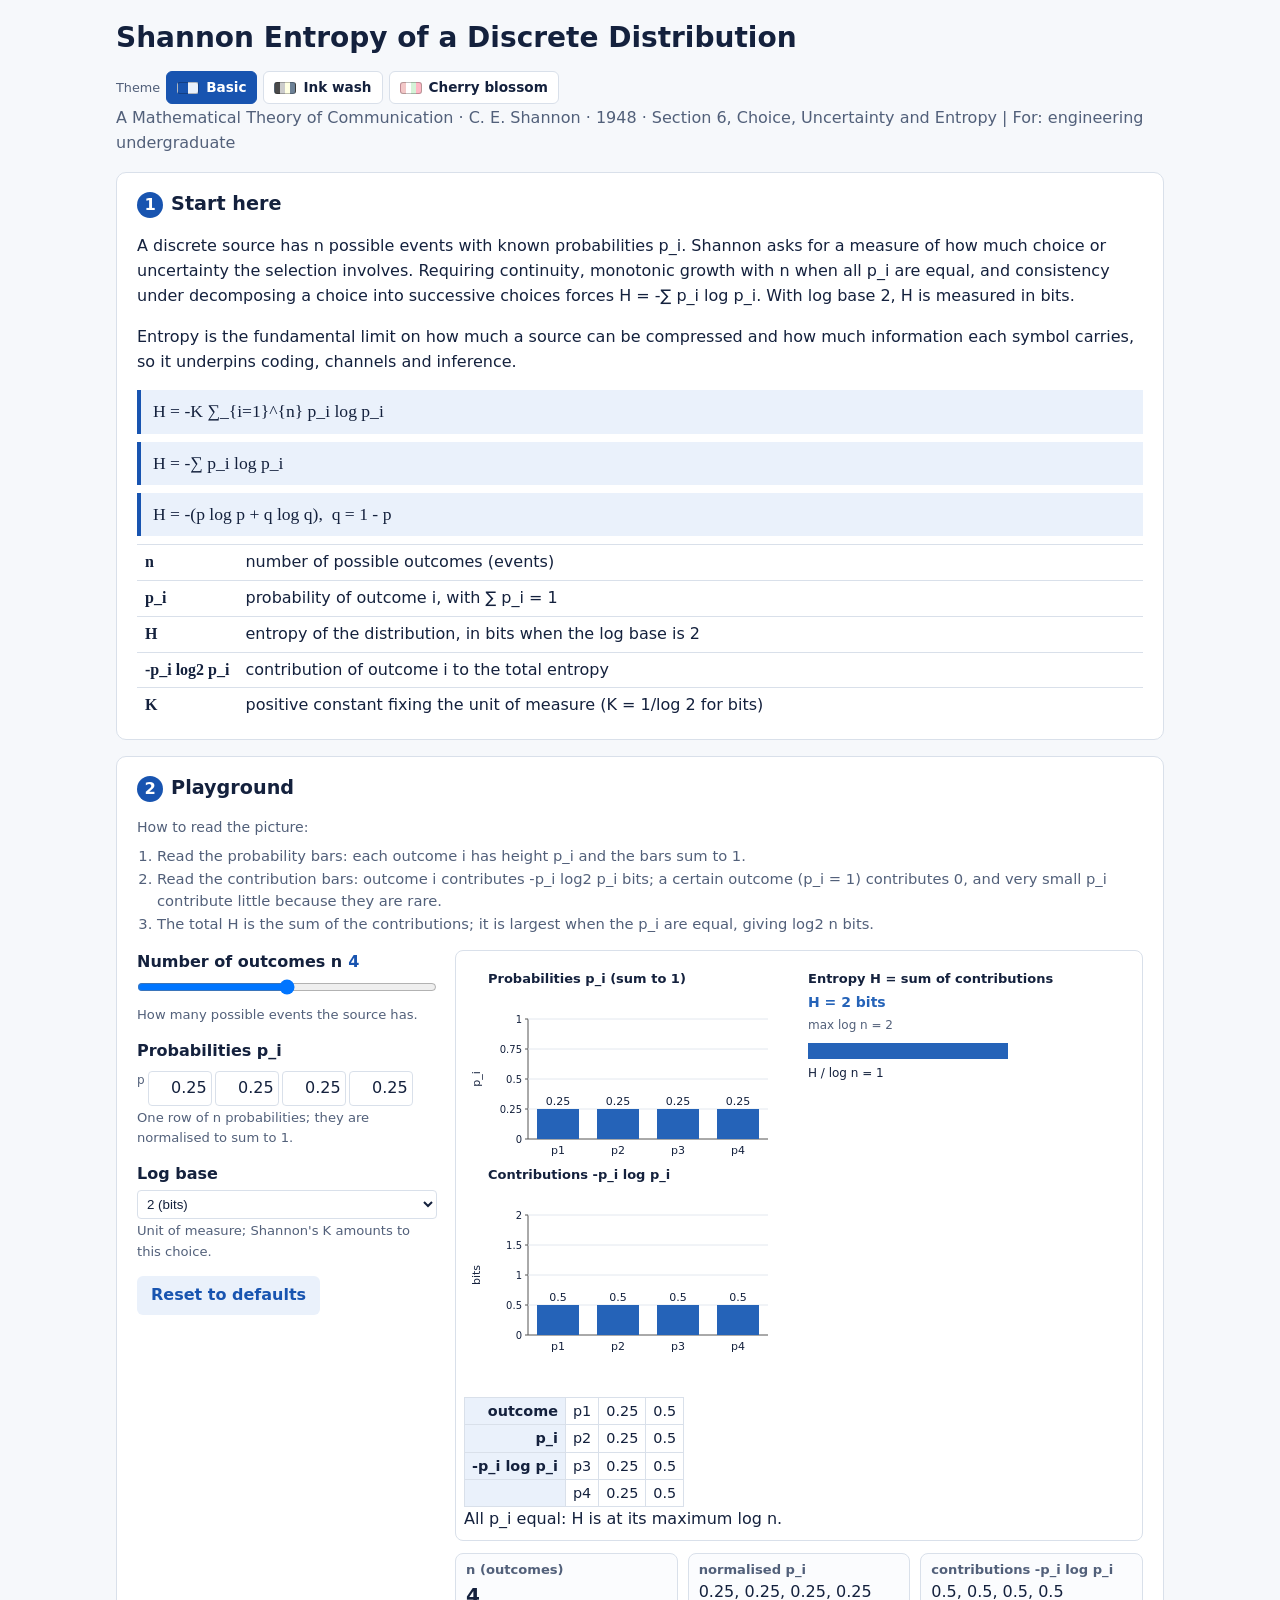
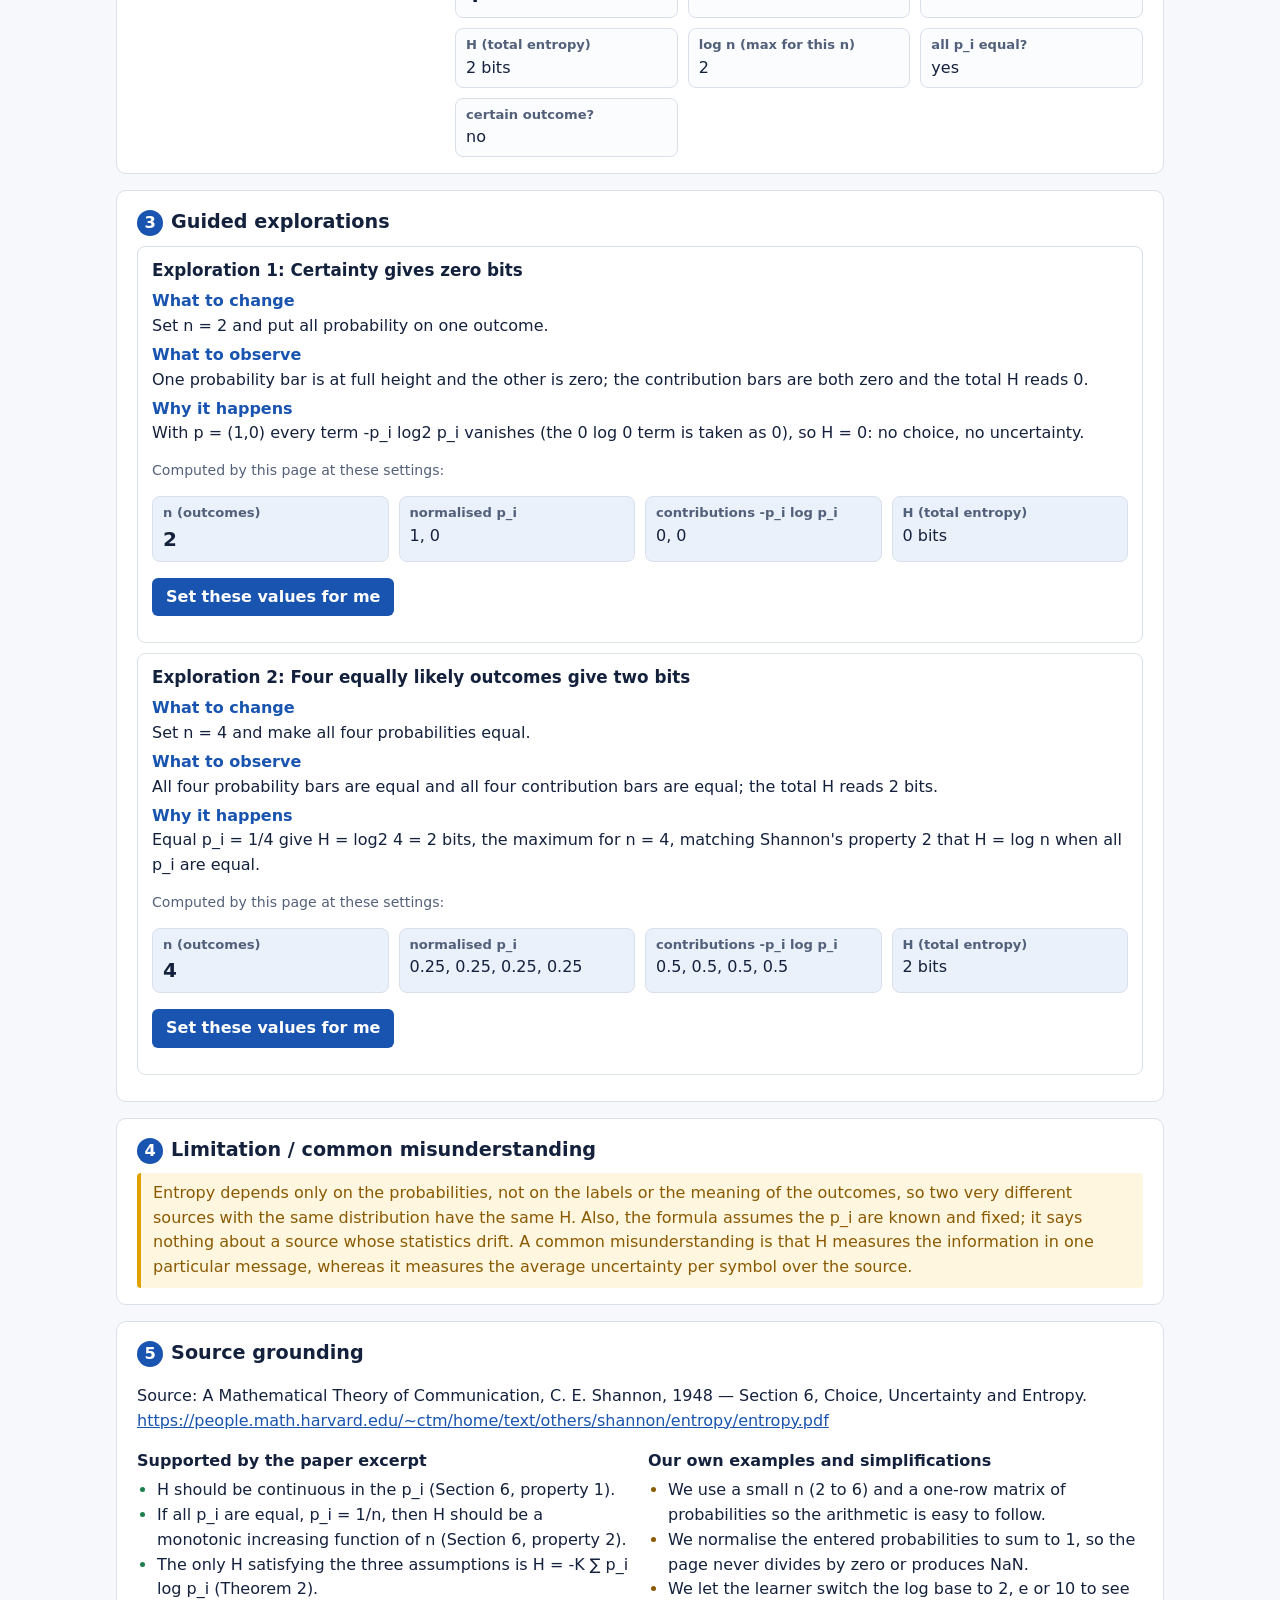
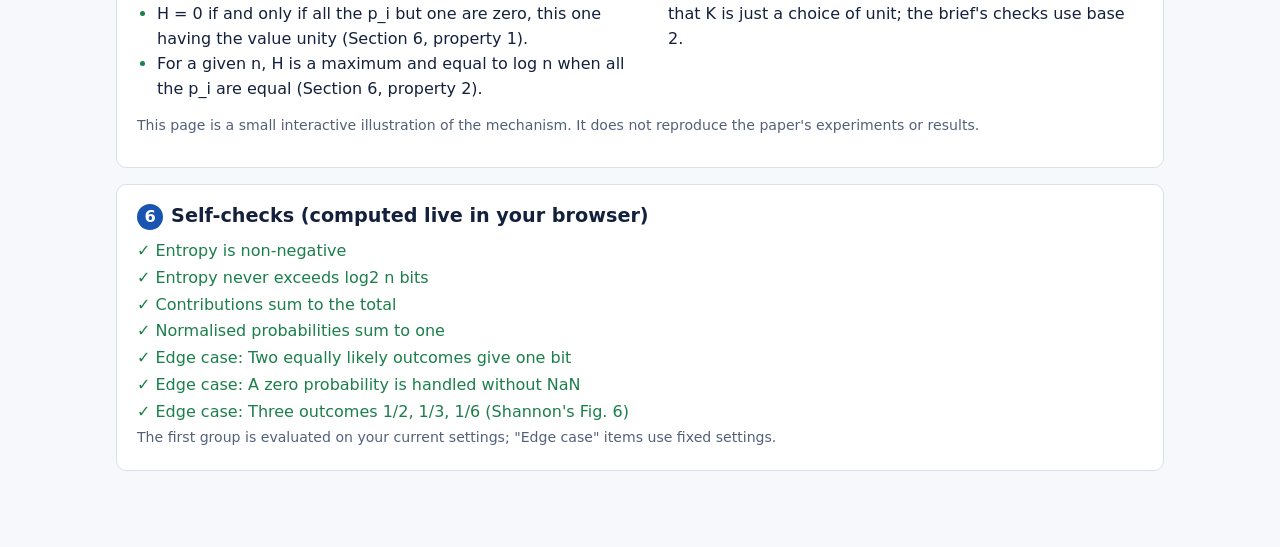
<file: example/entropy/out/index.html>
<!doctype html>
<html lang="en">
<head>
<meta charset="utf-8">
<meta name="viewport" content="width=device-width,initial-scale=1">
<title>Shannon Entropy of a Discrete Distribution</title>
<style>
/* Themes. Every colour on the page, including the SVG charts (via H.c.* and H.color in runtime.js), comes from these variables. */
:root,:root[data-theme="basic"]{--bg:#f6f8fb;--card:#fff;--card2:#fbfcfe;--ink:#14213d;--mute:#52607a;--line:#d9e0ea;--acc:#1854b0;--accbg:#eaf1fb;--onacc:#fff;--ok:#1b7f4b;--bad:#b3261e;--badbg:#fdecea;--warn:#8a5a00;--warnbg:#fff6e0;--warnborder:#e0a100;--focus:#f0a500;--chart1:#2563b8;--chart2:#c0392b;--chart3:#2e8b57;--grid:#e3e8ef;--axis:#555;--heat0:#ecf4fc;--heat:#1854b0;--onheat:#fff}
/* Ink wash: charcoal #4A4A4A, gray #CBCBCB, ivory #FFFFE3, slate #6D8196 (text/accents darkened for contrast) */
:root[data-theme="inkwash"]{--bg:#FFFFE3;--card:#fffff2;--card2:#fbfbe9;--ink:#33363a;--mute:#5b5f63;--line:#CBCBCB;--acc:#4f6579;--accbg:#e9ecee;--onacc:#fffff2;--ok:#3f6b4a;--bad:#9b2c2c;--badbg:#f6e3df;--warn:#4A4A4A;--warnbg:#efeed2;--warnborder:#6D8196;--focus:#4f6579;--chart1:#4f6579;--chart2:#4A4A4A;--chart3:#8a98a6;--grid:#dcdcd0;--axis:#4A4A4A;--heat0:#f4f4de;--heat:#4A4A4A;--onheat:#fffff2}
/* Cherry blossom: pink #F2C7C7, white #FFFFFF, mint #D5F3D8, rose #FFB7C5 (text/accents deepened for contrast) */
:root[data-theme="cherry"]{--bg:#fdf2f4;--card:#ffffff;--card2:#fff8f9;--ink:#3b2a2f;--mute:#6f5a60;--line:#F2C7C7;--acc:#b03a5e;--accbg:#fbe3e6;--onacc:#fff;--ok:#2f7a47;--bad:#b3261e;--badbg:#fdecea;--warn:#2d5f3b;--warnbg:#D5F3D8;--warnborder:#5aa86f;--focus:#b03a5e;--chart1:#c2456b;--chart2:#3f9a5a;--chart3:#e08aa0;--grid:#f6dfe1;--axis:#6f5a60;--heat0:#fff1f4;--heat:#b03a5e;--onheat:#fff}
*{box-sizing:border-box}
body{margin:0;background:var(--bg);color:var(--ink);font:16px/1.55 system-ui,"Segoe UI",Arial,sans-serif}
main{max-width:1080px;margin:0 auto;padding:20px 16px 60px}
header h1{margin:0 0 4px;font-size:1.75rem;line-height:1.25}
header p{margin:2px 0;color:var(--mute)}
section{background:var(--card);border:1px solid var(--line);border-radius:10px;padding:16px 20px;margin:16px 0}
h2{margin:0 0 8px;font-size:1.2rem}
h2 .n{display:inline-block;background:var(--acc);color:var(--onacc);border-radius:50%;width:1.6em;height:1.6em;text-align:center;font-size:.85em;line-height:1.6em;margin-right:8px}
.eq{background:var(--accbg);border-left:4px solid var(--acc);padding:8px 12px;margin:8px 0;font-family:Cambria,"Times New Roman",serif;font-size:1.1rem;overflow-x:auto;white-space:pre-wrap}
table.sym{border-collapse:collapse;width:100%}
table.sym td{border-top:1px solid var(--line);padding:5px 8px;vertical-align:top}
table.sym td:first-child{white-space:nowrap;font-family:Cambria,"Times New Roman",serif;font-weight:bold;width:1%}
.play{display:grid;grid-template-columns:minmax(230px,300px) 1fr;gap:18px}
@media(max-width:760px){.play{grid-template-columns:1fr}}
.ctl{margin-bottom:14px}
.ctl .mgrid{max-width:100%;overflow-x:auto}
.ctl input[type=range]{margin:0}
.ctl label{font-weight:600;display:block;margin-bottom:3px}
.ctl .help{font-size:.82rem;color:var(--mute);margin-top:2px}
.ctl input[type=range]{width:100%}
.ctl .val{font-variant-numeric:tabular-nums;color:var(--acc);font-weight:700;margin-left:6px}
.ctl select{width:100%;padding:5px;background:var(--card);color:var(--ink);border:1px solid var(--line);border-radius:4px}
.mgrid{display:inline-grid;gap:3px}
.mgrid input{width:64px;padding:4px;-moz-appearance:textfield;appearance:textfield;background:var(--card);color:var(--ink);border:1px solid var(--line);border-radius:4px;font:inherit;text-align:right}
.mgrid input.bad{border-color:var(--bad);background:var(--badbg)}
.mgrid.dense input{width:54px;padding:3px}
.mgrid input::-webkit-outer-spin-button,.mgrid input::-webkit-inner-spin-button{-webkit-appearance:none;margin:0}
.mgrid span{font-size:.75rem;color:var(--mute);text-align:center}
.viz{overflow-x:auto;border:1px solid var(--line);border-radius:8px;padding:8px;background:var(--card)}
.err{color:var(--bad);font-weight:600;padding:8px}
.vals{margin-top:12px;display:grid;grid-template-columns:repeat(auto-fit,minmax(200px,1fr));gap:10px}
.val-card{border:1px solid var(--line);border-radius:8px;padding:6px 10px;background:var(--card2);overflow-x:auto}
.val-card b{display:block;font-size:.82rem;color:var(--mute);font-weight:600}
.val-card .big{font-size:1.25rem;font-variant-numeric:tabular-nums;font-weight:700}
table.mat{border-collapse:collapse;font-variant-numeric:tabular-nums;font-size:.9rem}
table.mat td,table.mat th{border:1px solid var(--line);padding:2px 7px;text-align:right}
table.mat th{background:var(--accbg);font-weight:600}
.steps{margin:6px 0 0;padding-left:20px;color:var(--mute);font-size:.92rem}
.exp{border:1px solid var(--line);border-radius:8px;padding:10px 14px;margin:10px 0}
.exp h3{margin:0 0 6px;font-size:1.05rem}
.exp .vals{margin:8px 0 4px}.exp .hl .val-card{background:var(--accbg)}
.exp dl{margin:0}.exp dt{font-weight:700;color:var(--acc);margin-top:4px}.exp dd{margin:0 0 0 0}
button{background:var(--acc);color:var(--onacc);border:0;border-radius:6px;padding:7px 14px;font:inherit;font-weight:600;cursor:pointer}
button.sec{background:var(--accbg);color:var(--acc)}
button:focus-visible,input:focus-visible,select:focus-visible{outline:3px solid var(--focus);outline-offset:2px}
.warn{background:var(--warnbg);border-left:4px solid var(--warnborder);padding:8px 12px;border-radius:4px;color:var(--warn)}
.two{display:grid;grid-template-columns:1fr 1fr;gap:16px}
@media(max-width:760px){.two{grid-template-columns:1fr}}
.two h3{margin:0 0 4px;font-size:1rem}
.two ul{margin:0;padding-left:20px}
.src li::marker{color:var(--ok)}.own li::marker{color:var(--warn)}
#checks li{list-style:none;margin:2px 0}
#checks{padding-left:0;margin:6px 0}
.pass{color:var(--ok)}.fail{color:var(--bad);font-weight:700}
.note{font-size:.88rem;color:var(--mute)}
a{color:var(--acc)}
.top{display:flex;flex-wrap:wrap;justify-content:space-between;align-items:flex-start;gap:12px}
.themes{display:flex;gap:6px;flex-wrap:wrap}
.themes button{background:var(--card);color:var(--ink);border:1px solid var(--line);padding:5px 10px;font-size:.85rem;font-weight:600;display:inline-flex;align-items:center;gap:7px}
.themes button[aria-pressed="true"]{background:var(--acc);color:var(--onacc);border-color:var(--acc)}
.themes .sw{width:22px;height:12px;border-radius:3px;border:1px solid rgba(0,0,0,.25);display:inline-block}
.themes-label{font-size:.8rem;color:var(--mute);align-self:center}
</style>
</head>
<body>
<main>
<header>
  <div class="top">
    <h1 id="title"></h1>
    <div class="themes" id="themes" role="group" aria-label="Color theme">
      <span class="themes-label">Theme</span>
      <button type="button" data-theme="basic" aria-pressed="true"><i class="sw" style="background:linear-gradient(90deg,#1854b0 50%,#eaf1fb 50%)"></i>Basic</button>
      <button type="button" data-theme="inkwash" aria-pressed="false"><i class="sw" style="background:linear-gradient(90deg,#4A4A4A 25%,#CBCBCB 25% 50%,#FFFFE3 50% 75%,#6D8196 75%)"></i>Ink wash</button>
      <button type="button" data-theme="cherry" aria-pressed="false"><i class="sw" style="background:linear-gradient(90deg,#F2C7C7 25%,#FFFFFF 25% 50%,#D5F3D8 50% 75%,#FFB7C5 75%)"></i>Cherry blossom</button>
    </div>
  </div>
  <p id="meta"></p>
</header>

<section id="start"><h2><span class="n">1</span>Start here</h2>
  <p id="idea"></p>
  <p id="why"></p>
  <div id="eqs"></div>
  <table class="sym" id="symbols" aria-label="Symbols"></table>
</section>

<section id="playground"><h2><span class="n">2</span>Playground</h2>
  <p class="note" id="howto"></p>
  <div class="play">
    <div><div id="controls"></div><button class="sec" id="reset" type="button">Reset to defaults</button></div>
    <div><div class="viz" id="viz" aria-live="polite"></div><div class="vals" id="vals"></div></div>
  </div>
</section>

<section id="explore"><h2><span class="n">3</span>Guided explorations</h2><div id="exps"></div></section>

<section id="limits"><h2><span class="n">4</span>Limitation / common misunderstanding</h2><div class="warn" id="limit"></div></section>

<section id="ground"><h2><span class="n">5</span>Source grounding</h2>
  <p id="paper"></p>
  <div class="two">
    <div class="src"><h3>Supported by the paper excerpt</h3><ul id="supp"></ul></div>
    <div class="own"><h3>Our own examples and simplifications</h3><ul id="ours"></ul></div>
  </div>
  <p class="note">This page is a small interactive illustration of the mechanism. It does not reproduce the paper's experiments or results. </p>
</section>

<section id="selfcheck"><h2><span class="n">6</span>Self-checks (computed live in your browser)</h2>
  <ul id="checks"></ul>
</section>
</main>

<script type="application/json" id="spec">{"title": "Shannon Entropy of a Discrete Distribution", "paper": {"title": "A Mathematical Theory of Communication", "authors": "C. E. Shannon", "year": "1948", "section": "Section 6, Choice, Uncertainty and Entropy"}, "equations": ["H = -K ∑_{i=1}^{n} p_i log p_i", "H = -∑ p_i log p_i", "H = -(p log p + q log q),  q = 1 - p"], "idea": "A discrete source has n possible events with known probabilities p_i. Shannon asks for a measure of how much choice or uncertainty the selection involves. Requiring continuity, monotonic growth with n when all p_i are equal, and consistency under decomposing a choice into successive choices forces H = -∑ p_i log p_i. With log base 2, H is measured in bits.", "why": "Entropy is the fundamental limit on how much a source can be compressed and how much information each symbol carries, so it underpins coding, channels and inference.", "symbols": [{"sym": "n", "meaning": "number of possible outcomes (events)"}, {"sym": "p_i", "meaning": "probability of outcome i, with ∑ p_i = 1"}, {"sym": "H", "meaning": "entropy of the distribution, in bits when the log base is 2"}, {"sym": "-p_i log2 p_i", "meaning": "contribution of outcome i to the total entropy"}, {"sym": "K", "meaning": "positive constant fixing the unit of measure (K = 1/log 2 for bits)"}], "steps": ["Read the probability bars: each outcome i has height p_i and the bars sum to 1.", "Read the contribution bars: outcome i contributes -p_i log2 p_i bits; a certain outcome (p_i = 1) contributes 0, and very small p_i contribute little because they are rare.", "The total H is the sum of the contributions; it is largest when the p_i are equal, giving log2 n bits."], "controls": [{"id": "n", "label": "Number of outcomes n", "type": "range", "min": 2, "max": 6, "step": 1, "default": 4, "help": "How many possible events the source has."}, {"id": "p", "label": "Probabilities p_i", "type": "matrix", "default": [[0.25, 0.25, 0.25, 0.25]], "min": 0, "max": 1, "step": 0.01, "rowLabels": ["p"], "help": "One row of n probabilities; they are normalised to sum to 1."}, {"id": "base", "label": "Log base", "type": "select", "options": [{"value": "2", "label": "2 (bits)"}, {"value": "e", "label": "e (nats)"}, {"value": "10", "label": "10 (dits)"}], "default": "2", "help": "Unit of measure; Shannon's K amounts to this choice."}], "explorations": [{"title": "Certainty gives zero bits", "change": "Set n = 2 and put all probability on one outcome.", "observe": "One probability bar is at full height and the other is zero; the contribution bars are both zero and the total H reads 0.", "why": "With p = (1,0) every term -p_i log2 p_i vanishes (the 0 log 0 term is taken as 0), so H = 0: no choice, no uncertainty.", "set": {"n": 2, "p": [[1, 0, 0, 0]], "base": "2"}, "expect": "H.close(s.H,0)"}, {"title": "Four equally likely outcomes give two bits", "change": "Set n = 4 and make all four probabilities equal.", "observe": "All four probability bars are equal and all four contribution bars are equal; the total H reads 2 bits.", "why": "Equal p_i = 1/4 give H = log2 4 = 2 bits, the maximum for n = 4, matching Shannon's property 2 that H = log n when all p_i are equal.", "set": {"n": 4, "p": [[0.25, 0.25, 0.25, 0.25]], "base": "2"}, "expect": "H.close(s.H,2)"}], "limitation": "Entropy depends only on the probabilities, not on the labels or the meaning of the outcomes, so two very different sources with the same distribution have the same H. Also, the formula assumes the p_i are known and fixed; it says nothing about a source whose statistics drift. A common misunderstanding is that H measures the information in one particular message, whereas it measures the average uncertainty per symbol over the source.", "invariants": [{"label": "Entropy is non-negative", "test": "s.H >= -1e-9"}, {"label": "Entropy never exceeds log2 n bits", "test": "s.H <= Math.log2(p.n) + 1e-9"}, {"label": "Contributions sum to the total", "test": "H.close(H.sum(s.contrib), s.H, 1e-9)"}, {"label": "Normalised probabilities sum to one", "test": "H.close(H.sum(s.pn), 1, 1e-9)"}], "tests": [{"label": "Two equally likely outcomes give one bit", "set": {"n": 2, "p": [[0.5, 0.5, 0, 0]], "base": "2"}, "test": "H.close(s.H,1)"}, {"label": "A zero probability is handled without NaN", "set": {"n": 3, "p": [[0.5, 0.5, 0, 0]], "base": "2"}, "test": "H.close(s.H,1) && s.contrib.every(c=>isFinite(c))"}, {"label": "Three outcomes 1/2, 1/3, 1/6 (Shannon's Fig. 6)", "set": {"n": 3, "p": [[0.5, 0.3333333333, 0.1666666667, 0]], "base": "2"}, "test": "H.close(s.H,1.4591479170,1e-6)"}], "supported": ["H should be continuous in the p_i (Section 6, property 1).", "If all p_i are equal, p_i = 1/n, then H should be a monotonic increasing function of n (Section 6, property 2).", "The only H satisfying the three assumptions is H = -K ∑ p_i log p_i (Theorem 2).", "H = 0 if and only if all the p_i but one are zero, this one having the value unity (Section 6, property 1).", "For a given n, H is a maximum and equal to log n when all the p_i are equal (Section 6, property 2)."], "ours": ["We use a small n (2 to 6) and a one-row matrix of probabilities so the arithmetic is easy to follow.", "We normalise the entered probabilities to sum to 1, so the page never divides by zero or produces NaN.", "We let the learner switch the log base to 2, e or 10 to see that K is just a choice of unit; the brief's checks use base 2."], "compute": "const n = Math.max(2, Math.min(6, Math.round(p.n)));\nconst raw = (p.p && p.p[0]) ? p.p[0].slice(0, n) : [];\nwhile (raw.length < n) raw.push(0);\nlet vals = raw.map(v => (isFinite(v) && v > 0) ? v : 0);\nlet tot = H.sum(vals);\nif (!(tot > 0)) { vals = vals.map(() => 1 / n); tot = 1; }\nconst pn = vals.map(v => v / tot);\nconst base = p.base === 'e' ? Math.E : (p.base === '10' ? 10 : 2);\nconst logb = (x) => Math.log(x) / Math.log(base);\nconst contrib = pn.map(q => q > 0 ? -q * logb(q) : 0);\nconst Hval = H.sum(contrib);\nconst labels = pn.map((_, i) => 'p' + (i + 1));\nconst maxH = logb(n);\nconst uniform = pn.every(q => H.close(q, 1 / n, 1e-9));\nconst certain = pn.some(q => H.close(q, 1, 1e-9));\nconst show = [\n  { label: 'n (outcomes)', value: n },\n  { label: 'normalised p_i', value: pn.map(q => H.fmt(q, 4)).join(', ') },\n  { label: 'contributions -p_i log p_i', value: contrib.map(c => H.fmt(c, 4)).join(', ') },\n  { label: 'H (total entropy)', value: H.fmt(Hval, 4) + (base === 2 ? ' bits' : (base === Math.E ? ' nats' : ' dits')) },\n  { label: 'log n (max for this n)', value: H.fmt(maxH, 4) },\n  { label: 'all p_i equal?', value: uniform ? 'yes' : 'no' },\n  { label: 'certain outcome?', value: certain ? 'yes' : 'no' }\n];\nreturn { show, pn, contrib, H: Hval, n, base, labels, maxH, uniform, certain };", "draw": "const n = s.n;\nconst pn = s.pn, contrib = s.contrib;\nconst W = 640, Hh = 430;\nconst parts = [];\nparts.push(H.text(20, 24, 'Probabilities p_i (sum to 1)', { size: 13, weight: 'bold', fill: H.c.ink }));\nparts.push(H.bars(pn, { x: 60, y: 60, w: 240, h: 120, labels: s.labels, max: 1, d: 2, title: '', ylabel: 'p_i' }));\nparts.push(H.text(20, 220, 'Contributions -p_i log p_i', { size: 13, weight: 'bold', fill: H.c.ink }));\nconst cmax = Math.max(1e-9, Math.max.apply(null, contrib.concat([s.maxH])));\nparts.push(H.bars(contrib, { x: 60, y: 256, w: 240, h: 120, labels: s.labels, max: cmax, d: 3, title: '', ylabel: 'bits' }));\nparts.push(H.text(340, 24, 'Entropy H = sum of contributions', { size: 13, weight: 'bold', fill: H.c.ink }));\nparts.push(H.text(340, 48, 'H = ' + H.fmt(s.H, 4) + (s.base === 2 ? ' bits' : (s.base === Math.E ? ' nats' : ' dits')), { size: 14, fill: H.c.chart1, weight: 'bold' }));\nparts.push(H.text(340, 70, 'max log n = ' + H.fmt(s.maxH, 4), { size: 12, fill: H.c.mute }));\nconst barW = 200, barH = 16;\nconst frac = s.maxH > 0 ? Math.min(1, s.H / s.maxH) : 0;\nparts.push(H.rect(340, 84, barW, barH, H.c.grid));\nparts.push(H.rect(340, 84, barW * frac, barH, H.c.chart1));\nparts.push(H.text(340, 118, 'H / log n = ' + H.fmt(frac, 3), { size: 12, fill: H.c.ink }));\nconst rows = s.labels.map((lab, i) => [lab, H.fmt(pn[i], 4), H.fmt(contrib[i], 4)]);\nparts.push(H.table(rows, { rows: ['outcome', 'p_i', '-p_i log p_i'] }));\nparts.push(H.text(340, 200, s.uniform ? 'All p_i equal: H is at its maximum log n.' : (s.certain ? 'One p_i = 1: H = 0, no uncertainty.' : 'Unequal p_i: H lies between 0 and log n.'), { size: 12, fill: H.c.mute }));\nreturn H.svg(W, Hh, parts.join(''), 'Entropy of a discrete probability distribution');", "source_url": "https://people.math.harvard.edu/~ctm/home/text/others/shannon/entropy/entropy.pdf", "audience": "engineering undergraduate"}</script>
<script>
/* Generic drawing/formatting helpers shared by the page and the Python-side checker.
   Pure JS: no DOM access, so it also runs inside the headless QuickJS checker.
   Generated spec code calls these as H.*; every helper returns an SVG/HTML string. */
var H = (function () {
  function num(x) { x = Number(x); return isFinite(x) ? x : 0; }
  function fmt(x, d) {
    if (typeof x !== 'number') return String(x);
    if (isNaN(x)) return 'NaN';
    if (!isFinite(x)) return x > 0 ? '∞' : '-∞';
    d = d == null ? 3 : d;
    if (Math.abs(x) < 1e-12) return '0'; // floating-point noise, e.g. a mean of -2.8e-17
    var r = Number(x.toFixed(d));
    if (r === 0 && x !== 0) r = Number(x.toPrecision(2)); // never show a tiny non-zero value (e.g. 0.0001) as 0
    return String(r);
  }
  function esc(s) {
    return String(s).replace(/&/g, '&amp;').replace(/</g, '&lt;').replace(/>/g, '&gt;').replace(/"/g, '&quot;');
  }
  // Theme-aware colours: CSS variables defined per theme in template.html, so charts follow the theme switcher.
  var C = { ink: 'var(--ink)', mute: 'var(--mute)', chart1: 'var(--chart1)', chart2: 'var(--chart2)', chart3: 'var(--chart3)',
            good: 'var(--ok)', bad: 'var(--bad)', grid: 'var(--grid)', axis: 'var(--axis)', bg: 'var(--card)' };
  // sequential colour, t in [0,1]: theme's pale heat colour -> theme's deep heat colour
  function color(t) {
    t = Math.max(0, Math.min(1, num(t)));
    return 'color-mix(in srgb, var(--heat) ' + Math.round(t * 100) + '%, var(--heat0))';
  }
  function ink(t) { return num(t) > 0.55 ? 'var(--onheat)' : 'var(--ink)'; }
  function svg(w, h, inner, label) {
    return '<svg xmlns="http://www.w3.org/2000/svg" viewBox="0 0 ' + w + ' ' + h +
      '" width="100%" style="max-width:' + w + 'px;height:auto" role="img" aria-label="' + esc(label || 'visualization') +
      '" font-family="system-ui,Segoe UI,Arial,sans-serif">' + inner + '</svg>';
  }
  function rect(x, y, w, h, fill, extra) {
    return '<rect x="' + num(x) + '" y="' + num(y) + '" width="' + Math.max(0, num(w)) + '" height="' + Math.max(0, num(h)) +
      '" fill="' + (fill || 'var(--grid)') + '" ' + (extra || '') + '/>';
  }
  function text(x, y, s, o) {
    o = o || {};
    if (s === undefined || s === null || (typeof s === 'number' && !isFinite(s))) s = '';
    return '<text x="' + num(x) + '" y="' + num(y) + '" font-size="' + (o.size || 12) + '" text-anchor="' + (o.anchor || 'start') +
      '" fill="' + (o.fill || 'var(--ink)') + '"' + (o.weight ? ' font-weight="' + o.weight + '"' : '') +
      (o.rotate ? ' transform="rotate(' + o.rotate + ' ' + num(x) + ' ' + num(y) + ')"' : '') + '>' + esc(s) + '</text>';
  }
  function line(x1, y1, x2, y2, stroke, w, dash) {
    return '<line x1="' + num(x1) + '" y1="' + num(y1) + '" x2="' + num(x2) + '" y2="' + num(y2) + '" stroke="' + (stroke || 'var(--axis)') +
      '" stroke-width="' + (w || 1) + '"' + (dash ? ' stroke-dasharray="' + dash + '"' : '') + '/>';
  }
  function circle(x, y, r, fill, extra) {
    return '<circle cx="' + num(x) + '" cy="' + num(y) + '" r="' + num(r) + '" fill="' + (fill || 'var(--chart2)') + '" ' + (extra || '') + '/>';
  }
  // Matrix as coloured cells with numbers. o: x,y,cw,ch,d,max,min,rows,cols,title,signed
  function heat(M, o) {
    o = o || {};
    var x0 = o.x || 0, y0 = o.y || 0, cw = o.cw || 54, ch = o.ch || 34, d = o.d == null ? 2 : o.d;
    var flat = [].concat.apply([], M), mx = o.max != null ? o.max : Math.max.apply(null, flat.map(Math.abs).concat([1e-9]));
    var mn = o.min != null ? o.min : 0;
    var out = '';
    if (!Array.isArray(o.rows)) o.rows = null;
    if (!Array.isArray(o.cols)) o.cols = null;
    if (o.title) out += text(x0, y0 - 8 - (o.cols ? 14 : 0), o.title, { weight: 'bold', size: 13 });
    for (var i = 0; i < M.length; i++) {
      if (o.rows && o.rows[i] != null) out += text(x0 - 6, y0 + i * ch + ch / 2 + 4, o.rows[i], { anchor: 'end', size: 11 });
      for (var j = 0; j < M[i].length; j++) {
        var v = num(M[i][j]), t = mx > mn ? (Math.abs(v) - mn) / (mx - mn) : 0;
        out += rect(x0 + j * cw, y0 + i * ch, cw - 2, ch - 2, color(t), 'rx="3"') +
          text(x0 + j * cw + (cw - 2) / 2, y0 + i * ch + ch / 2 + 4, fmt(v, d), { anchor: 'middle', size: 12, fill: ink(t) });
      }
    }
    if (o.cols) for (var k = 0; k < (M[0] || []).length && k < o.cols.length; k++) out += text(x0 + k * cw + cw / 2, y0 - 6, o.cols[k], { anchor: 'middle', size: 11 });
    return out;
  }
  // Vertical bars. o: x,y,w,h,labels,max,d,fill,fills,title,ylabel
  function bars(vals, o) {
    o = o || {};
    var x0 = o.x || 40, y0 = o.y || 10, w = o.w || 300, h = o.h || 160, d = o.d == null ? 3 : o.d;
    var nums = vals.map(num);
    var mx = o.max != null ? o.max : Math.max.apply(null, nums.concat([1e-9]));
    var mn = o.min != null ? o.min : Math.min.apply(null, nums.concat([0])); // negative values get bars below a zero line
    if (mx <= mn) mx = mn + 1;
    function Y(v) { return y0 + h * (mx - v) / (mx - mn); }
    var n = vals.length, bw = w / Math.max(1, n), out = '', yz = Y(Math.max(mn, Math.min(mx, 0)));
    if (o.title) out += text(x0, y0 - 2, o.title, { weight: 'bold', size: 13 });
    out += line(x0, yz, x0 + w, yz, 'var(--axis)') + line(x0, y0, x0, y0 + h, 'var(--axis)');
    for (var t = 0; t <= 4; t++) {
      var tv = mn + (mx - mn) * t / 4, yy = Y(tv);
      out += line(x0 - 3, yy, x0, yy, 'var(--axis)') + text(x0 - 6, yy + 4, fmt(tv, 2), { anchor: 'end', size: 10 });
      if (t > 0) out += line(x0, yy, x0 + w, yy, 'var(--grid)');
    }
    for (var i = 0; i < n; i++) {
      var v = Math.max(mn, Math.min(mx, nums[i])), top = Y(Math.max(v, 0)), bot = Y(Math.min(v, 0)), bx = x0 + i * bw + bw * 0.15;
      out += rect(bx, top, bw * 0.7, bot - top, (o.fills && o.fills[i]) || o.fill || 'var(--chart1)') +
        text(bx + bw * 0.35, v < 0 ? bot + 13 : top - 4, fmt(nums[i], d), { anchor: 'middle', size: 11 });
      if (Array.isArray(o.labels) && o.labels[i] != null) out += text(bx + bw * 0.35, y0 + h + 15 + (mn < 0 ? 14 : 0), o.labels[i], { anchor: 'middle', size: 11 });
    }
    if (o.ylabel) out += text(12, y0 + h / 2, o.ylabel, { anchor: 'middle', size: 11, rotate: -90 });
    return out;
  }
  // Line plot. series:[{xs,ys,color,label,dash}] o: x,y,w,h,xmin,xmax,ymin,ymax,xlabel,ylabel,title,marks:[{x,y,label}]
  function plot(series, o) {
    o = o || {};
    var x0 = o.x || 46, y0 = o.y || 14, w = o.w || 320, h = o.h || 200, all = [];
    series.forEach(function (s) { s.xs.forEach(function (_, i) { all.push([num(s.xs[i]), num(s.ys[i])]); }); });
    var xmin = o.xmin != null ? o.xmin : Math.min.apply(null, all.map(function (p) { return p[0]; }));
    var xmax = o.xmax != null ? o.xmax : Math.max.apply(null, all.map(function (p) { return p[0]; }));
    var ymin = o.ymin != null ? o.ymin : Math.min.apply(null, all.map(function (p) { return p[1]; }));
    var ymax = o.ymax != null ? o.ymax : Math.max.apply(null, all.map(function (p) { return p[1]; }));
    if (xmax === xmin) xmax = xmin + 1;
    if (ymax === ymin) ymax = ymin + 1;
    function X(v) { return x0 + (num(v) - xmin) / (xmax - xmin) * w; }
    function Y(v) { return y0 + h - (num(v) - ymin) / (ymax - ymin) * h; }
    var out = '';
    if (o.title) out += text(x0, y0 - 4, o.title, { weight: 'bold', size: 13 });
    for (var t = 0; t <= 4; t++) {
      var gx = x0 + w * t / 4, gy = y0 + h - h * t / 4;
      out += line(gx, y0, gx, y0 + h, 'var(--grid)') + line(x0, gy, x0 + w, gy, 'var(--grid)') +
        text(gx, y0 + h + 15, fmt(xmin + (xmax - xmin) * t / 4, 2), { anchor: 'middle', size: 10 }) +
        text(x0 - 6, gy + 4, fmt(ymin + (ymax - ymin) * t / 4, 2), { anchor: 'end', size: 10 });
    }
    out += line(x0, y0 + h, x0 + w, y0 + h, 'var(--axis)') + line(x0, y0, x0, y0 + h, 'var(--axis)');
    series.forEach(function (s, k) {
      var pts = s.xs.map(function (_, i) { return X(s.xs[i]).toFixed(1) + ',' + Y(s.ys[i]).toFixed(1); }).join(' ');
      out += '<polyline points="' + pts + '" fill="none" stroke="' + (s.color || ['var(--chart1)', 'var(--chart2)', 'var(--chart3)'][k % 3]) +
        '" stroke-width="2.2"' + (s.dash ? ' stroke-dasharray="' + s.dash + '"' : '') + '/>';
      if (s.label) out += text(x0 + w - 4, y0 + 14 + 14 * k, s.label, { anchor: 'end', size: 11, fill: s.color || ['var(--chart1)', 'var(--chart2)', 'var(--chart3)'][k % 3] });
    });
    (o.marks || []).forEach(function (m) {
      out += circle(X(m.x), Y(m.y), 5, m.color || 'var(--chart2)') +
        (m.label ? text(X(m.x) + 8, Y(m.y) - 8, m.label, { size: 11 }) : '');
    });
    if (o.xlabel) out += text(x0 + w / 2, y0 + h + 32, o.xlabel, { anchor: 'middle', size: 11 });
    if (o.ylabel) out += text(12, y0 + h / 2, o.ylabel, { anchor: 'middle', size: 11, rotate: -90 });
    return out;
  }
  // HTML table of a matrix. o: rows, cols, d
  function table(M, o) {
    o = o || {};
    if (!Array.isArray(M[0])) M = [M];
    var d = o.d == null ? 3 : o.d, s = '<table class="mat">';
    if (!Array.isArray(o.rows)) o.rows = null;
    if (Array.isArray(o.cols)) s += '<tr><th></th>' + o.cols.map(function (c) { return '<th>' + esc(c) + '</th>'; }).join('') + '</tr>';
    M.forEach(function (r, i) {
      s += '<tr>' + (o.rows && o.rows[i] != null ? '<th>' + esc(o.rows[i]) + '</th>' : (o.rows ? '<th></th>' : '')) +
        r.map(function (v) { return '<td>' + fmt(v, d) + '</td>'; }).join('') + '</tr>';
    });
    return s + '</table>';
  }
  // ---- small numeric helpers (for compute code and invariant tests) ----
  function sum(a) { var t = 0; for (var i = 0; i < a.length; i++) t += a[i]; return t; }
  // numbers, or arrays/matrices of any depth compared element by element (same shape required)
  function close(a, b, tol) {
    if (Array.isArray(a) || Array.isArray(b)) {
      if (!Array.isArray(a) || !Array.isArray(b) || a.length !== b.length) return false;
      for (var i = 0; i < a.length; i++) if (!close(a[i], b[i], tol)) return false;
      return true;
    }
    return Math.abs(a - b) <= (tol == null ? 1e-9 : tol) * Math.max(1, Math.abs(a), Math.abs(b));
  }
  function rowSums(M) { return M.map(sum); }
  function transpose(M) { return M[0].map(function (_, j) { return M.map(function (r) { return r[j]; }); }); }
  function matmul(A, B) {
    return A.map(function (r) { return B[0].map(function (_, j) { var t = 0; for (var k = 0; k < r.length; k++) t += r[k] * B[k][j]; return t; }); });
  }
  return { c: C, sum: sum, close: close, rowSums: rowSums, transpose: transpose, matmul: matmul, num: num, fmt: fmt, esc: esc, color: color, ink: ink, svg: svg, rect: rect, text: text, line: line, circle: circle, heat: heat, bars: bars, plot: plot, table: table };
})();

</script>
<script>
(function () {
  'use strict';
  var SPEC = JSON.parse(document.getElementById('spec').textContent);
  /* ---------- theme switcher (choice is remembered when the browser allows it) ---------- */
  var THEMES = ['basic', 'inkwash', 'cherry'];
  function applyTheme(name) {
    if (THEMES.indexOf(name) < 0) name = 'basic';
    document.documentElement.setAttribute('data-theme', name);
    Array.prototype.forEach.call(document.querySelectorAll('#themes button'), function (b) {
      b.setAttribute('aria-pressed', String(b.getAttribute('data-theme') === name));
    });
    try { localStorage.setItem('p2p-theme', name); } catch (e) {}
  }
  Array.prototype.forEach.call(document.querySelectorAll('#themes button'), function (b) {
    b.addEventListener('click', function () { applyTheme(b.getAttribute('data-theme')); });
  });
  var savedTheme = 'basic';
  try { savedTheme = localStorage.getItem('p2p-theme') || 'basic'; } catch (e) {}
  applyTheme(savedTheme);
  function $(id) { return document.getElementById(id); }
  function el(tag, props, kids) {
    var e = document.createElement(tag);
    for (var k in (props || {})) { if (k === 'text') e.textContent = props[k]; else if (k === 'html') e.innerHTML = props[k]; else e.setAttribute(k, props[k]); }
    (kids || []).forEach(function (c) { e.appendChild(c); });
    return e;
  }
  function mkFn(args, src) {
    var wrap = function (b) { return 'return (function(){\n' + b + '\n}).call(this);'; };
    try { return new Function(args, wrap('return (' + src + '\n);')); } catch (e) { return new Function(args, wrap(src)); }
  }
  var compute = mkFn('p,H', SPEC.compute);
  var draw = mkFn('s,p,H', SPEC.draw);
  var invs = (SPEC.invariants || []).map(function (i) { return { label: i.label, fn: mkFn('s,p,H', i.test) }; });
  var tests = (SPEC.tests || []).map(function (t) { return { label: t.label, set: t.set || {}, fn: mkFn('s,p,H', t.test) }; });
  var ctrls = SPEC.controls || [];

  function clone(x) { return JSON.parse(JSON.stringify(x)); }
  function defaults() { var p = {}; ctrls.forEach(function (c) { p[c.id] = clone(c.default); }); return p; }
  var P = defaults();
  var widgets = {};

  /* ---------- static text ---------- */
  $('title').textContent = SPEC.title;
  var pp = SPEC.paper || {};
  $('meta').textContent = [pp.title, pp.authors, pp.year, pp.section].filter(Boolean).join(' · ') +
    (SPEC.audience ? '  |  For: ' + SPEC.audience : '');
  $('idea').textContent = SPEC.idea;
  $('why').textContent = SPEC.why;
  (SPEC.equations || []).forEach(function (q) { $('eqs').appendChild(el('div', { 'class': 'eq', text: q })); });
  (SPEC.symbols || []).forEach(function (s) {
    $('symbols').appendChild(el('tr', {}, [el('td', { text: s.sym }), el('td', { text: s.meaning })]));
  });
  if (SPEC.steps && SPEC.steps.length) {
    $('howto').textContent = 'How to read the picture:';
    var ol = el('ol', { 'class': 'steps' });
    SPEC.steps.forEach(function (t) { ol.appendChild(el('li', { text: t })); });
    $('howto').appendChild(ol);
  } else $('howto').textContent = 'Change a control and watch the picture and the numbers update.';
  $('limit').textContent = SPEC.limitation;
  $('paper').textContent = 'Source: ' + [pp.title, pp.authors, pp.year].filter(Boolean).join(', ') + (pp.section ? ' — ' + pp.section : '') + '. ';
  if (SPEC.source_url) { var a = el('a', { href: SPEC.source_url, text: SPEC.source_url, rel: 'noopener' }); $('paper').appendChild(a); }
  (SPEC.supported || []).forEach(function (t) { $('supp').appendChild(el('li', { text: t })); });
  (SPEC.ours || []).forEach(function (t) { $('ours').appendChild(el('li', { text: t })); });

  /* ---------- controls ---------- */
  function setWidget(c) {
    var w = widgets[c.id], v = P[c.id];
    if (c.type === 'range') { w.input.value = v; w.val.textContent = H.fmt(Number(v), 3); }
    else if (c.type === 'toggle') w.input.checked = !!v;
    else if (c.type === 'select') w.input.value = String(v);
    else if (c.type === 'matrix') w.inputs.forEach(function (row, i) { row.forEach(function (inp, j) { inp.value = v[i][j]; inp.className = ''; }); });
  }
  ctrls.forEach(function (c) {
    var box = el('div', { 'class': 'ctl' });
    var id = 'c_' + c.id;
    var lab = el('label', { 'for': id, text: c.label });
    box.appendChild(lab);
    var w = widgets[c.id] = {};
    if (c.type === 'range') {
      w.val = el('span', { 'class': 'val' }); lab.appendChild(w.val);
      w.input = el('input', { type: 'range', id: id, min: c.min, max: c.max, step: c.step || 'any' });
      w.input.addEventListener('input', function () { P[c.id] = Number(w.input.value); w.val.textContent = H.fmt(P[c.id], 3); update(); });
      box.appendChild(w.input);
    } else if (c.type === 'toggle') {
      w.input = el('input', { type: 'checkbox', id: id });
      lab.insertBefore(w.input, lab.firstChild); w.input.style.marginRight = '8px';
      w.input.addEventListener('change', function () { P[c.id] = w.input.checked; update(); });
    } else if (c.type === 'select') {
      w.input = el('select', { id: id });
      (c.options || []).forEach(function (o) { w.input.appendChild(el('option', { value: String(o.value != null ? o.value : o), text: String(o.label != null ? o.label : o) })); });
      w.input.addEventListener('change', function () {
        var opt = (c.options || []).filter(function (o) { return String(o.value != null ? o.value : o) === w.input.value; })[0];
        var raw = opt && opt.value != null ? opt.value : w.input.value;
        P[c.id] = (typeof c.default === 'number') ? Number(raw) : raw; update();
      });
      box.appendChild(w.input);
    } else if (c.type === 'matrix') {
      var R = c.default.length, C = c.default[0].length;
      var g = el('div', { 'class': 'mgrid', role: 'group', 'aria-labelledby': id });
      if (C > 4) g.className += ' dense';
      g.style.gridTemplateColumns = (c.rowLabels ? 'auto ' : '') + 'repeat(' + C + ',auto)';
      if (c.colLabels) { if (c.rowLabels) g.appendChild(el('span')); c.colLabels.forEach(function (t) { g.appendChild(el('span', { text: t })); }); }
      w.inputs = [];
      for (var i = 0; i < R; i++) {
        w.inputs.push([]);
        if (c.rowLabels) g.appendChild(el('span', { text: c.rowLabels[i] }));
        for (var j = 0; j < C; j++) {
          (function (i, j) {
            var inp = el('input', { type: 'number', step: c.step || 'any', 'aria-label': c.label + ' row ' + (i + 1) + ' column ' + (j + 1) });
            if (c.min != null) inp.min = c.min; if (c.max != null) inp.max = c.max;
            inp.addEventListener('input', function () {
              var v = parseFloat(inp.value);
              if (!isFinite(v)) { inp.className = 'bad'; return; }
              if (c.min != null && v < c.min) v = c.min; if (c.max != null && v > c.max) v = c.max;
              inp.className = ''; P[c.id][i][j] = v; update();
            });
            w.inputs[i].push(inp); g.appendChild(inp);
          })(i, j);
        }
      }
      box.appendChild(g);
    }
    if (c.help) box.appendChild(el('div', { 'class': 'help', text: c.help }));
    $('controls').appendChild(box);
    setWidget(c);
  });
  $('reset').addEventListener('click', function () { P = defaults(); ctrls.forEach(setWidget); update(); });

  /* ---------- rendering ---------- */
  function showValue(v) {
    if (typeof v === 'number') return el('div', { 'class': 'big', text: H.fmt(v, 4) });
    if (Array.isArray(v)) return el('div', { html: H.table(v, {}) });
    if (v && typeof v === 'object' && v.matrix) return el('div', { html: H.table(v.matrix, v) });
    return el('div', { text: String(v) });
  }
  var lastS = null;
  function runInvariants(s, p) {
    return invs.map(function (i) {
      var ok = false, err = '';
      try { ok = i.fn(s, p, H) === true; } catch (e) { err = String(e.message || e); }
      return { label: i.label, ok: ok, err: err };
    });
  }
  function renderChecks(live) {
    var ul = $('checks'); ul.textContent = '';
    live.forEach(function (r) {
      ul.appendChild(el('li', { 'class': r.ok ? 'pass' : 'fail', text: (r.ok ? '✓ ' : '✗ ') + r.label + (r.err ? ' (' + r.err + ')' : '') }));
    });
    ul.appendChild(el('li', { 'class': 'note', text: 'The first group is evaluated on your current settings; "Edge case" items use fixed settings.' }));
    if ((SPEC.dropped_checks || []).length)
      ul.appendChild(el('li', { 'class': 'note', text: 'Not shown because the generator could not verify them against its own calculation: ' + SPEC.dropped_checks.join('; ') + '.' }));
  }
  var edgeResults = tests.map(function (t) {
    var p = defaults(); for (var k in t.set) p[k] = clone(t.set[k]);
    var ok = false, err = '';
    try { var s = compute(p, H); ok = t.fn(s, p, H) === true; } catch (e) { err = String(e.message || e); }
    return { label: 'Edge case: ' + t.label, ok: ok, err: err };
  });
  /* Remove exact duplicate labels and nudge overlapping labels apart (by at most 16px) so text stays readable. */
  function declutter(box) {
    var svg = box.querySelector('svg');
    if (!svg || !svg.getBBox) return;
    try {
      var seen = {}, placed = [];
      [].slice.call(svg.querySelectorAll('text')).forEach(function (t) {
        if (!t.textContent.trim() || t.getAttribute('transform')) return;
        var key = t.textContent + '|' + t.getAttribute('x') + '|' + t.getAttribute('y');
        if (seen[key]) { t.parentNode.removeChild(t); return; }
        seen[key] = 1;
        var b = t.getBBox();
        function clear(dy) {
          for (var i = 0; i < placed.length; i++) {
            var p = placed[i];
            if (b.x < p.x1 - 1 && b.x + b.width > p.x0 + 1 && b.y + dy < p.y1 - 1 && b.y + dy + b.height > p.y0 + 1) return false;
          }
          return true;
        }
        var dy = 0, tries = [-4, 4, -8, 8, -12, 12, -16, 16];
        if (!clear(0)) for (var k = 0; k < tries.length; k++) if (clear(tries[k])) { dy = tries[k]; break; }
        if (dy) t.setAttribute('y', (parseFloat(t.getAttribute('y')) || 0) + dy);
        placed.push({ x0: b.x, x1: b.x + b.width, y0: b.y + dy, y1: b.y + b.height + dy });
      });
    } catch (e) {}
  }
  /* Grow the SVG's viewBox to include everything that was drawn, so nothing is clipped at the edges. */
  function fitSvg(box) {
    var svg = box.querySelector('svg');
    if (!svg || !svg.viewBox || !svg.viewBox.baseVal || !svg.getBBox) return;
    try {
      var vb = svg.viewBox.baseVal, b = svg.getBBox(), pad = 6;
      if (!b.width || !b.height) return;
      // grow to fit what was drawn, but by at most 35% per side so one stray element cannot shrink the whole picture
      var gx = vb.width * 0.35, gy = vb.height * 0.35;
      var x0 = Math.max(vb.x - gx, Math.min(vb.x, b.x - pad)), y0 = Math.max(vb.y - gy, Math.min(vb.y, b.y - pad));
      var x1 = Math.min(vb.x + vb.width + gx, Math.max(vb.x + vb.width, b.x + b.width + pad));
      var y1 = Math.min(vb.y + vb.height + gy, Math.max(vb.y + vb.height, b.y + b.height + pad));
      if (x0 === vb.x && y0 === vb.y && x1 === vb.x + vb.width && y1 === vb.y + vb.height) return;
      svg.setAttribute('viewBox', [x0, y0, x1 - x0, y1 - y0].join(' '));
      svg.style.maxWidth = Math.ceil(x1 - x0) + 'px';
    } catch (e) {}
  }
  function update() {
    var s;
    try {
      s = compute(P, H); lastS = s;
      $('viz').innerHTML = String(draw(s, P, H)).replace(/>([^<]*)</g, function (m, t) {
        t = t.replace(/\b(NaN|undefined|null)\b/g, '\u2014');
        if (t.length > 120) t = t.slice(0, 117) + '\u2026'; // a runaway label (e.g. a dumped array) must not blow up the layout
        return '>' + t + '<';
      });
      declutter($('viz'));
      fitSvg($('viz'));
      var vals = $('vals'); vals.textContent = '';
      (s.show || []).forEach(function (it) {
        var card = el('div', { 'class': 'val-card' }, [el('b', { text: it.label }), showValue(it.value)]);
        vals.appendChild(card);
      });
      renderChecks(runInvariants(s, P).concat(edgeResults));
    } catch (e) {
      $('viz').innerHTML = '';
      $('viz').appendChild(el('div', { 'class': 'err', text: 'This setting could not be computed: ' + (e.message || e) }));
    }
  }

  /* ---------- explorations ---------- */
  (SPEC.explorations || []).forEach(function (x, idx) {
    var card = el('div', { 'class': 'exp' }, [
      el('h3', { text: 'Exploration ' + (idx + 1) + ': ' + x.title }),
      el('dl', {}, [
        el('dt', { text: 'What to change' }), el('dd', { text: x.change }),
        el('dt', { text: 'What to observe' }), el('dd', { text: x.observe }),
        el('dt', { text: 'Why it happens' }), el('dd', { text: x.why })
      ])
    ]);
    try {
      var p0 = defaults(); for (var k0 in (x.set || {})) p0[k0] = clone(x.set[k0]);
      var s0 = compute(clone(p0), H), sd = compute(defaults(), H);
      var base = {}; (sd.show || []).forEach(function (it) { base[it.label] = JSON.stringify(it.value); });
      var all = (s0.show || []).filter(function (it) { return it.value !== undefined && it.value !== null; });
      var changed = all.filter(function (it) { return base[it.label] !== JSON.stringify(it.value); });
      var pick = changed.concat(all.filter(function (it) { return changed.indexOf(it) < 0; })).slice(0, 4);
      if (pick.length) {
        card.appendChild(el('p', { 'class': 'note', text: 'Computed by this page at these settings:' }));
        var hl = el('div', { 'class': 'vals hl' });
        pick.forEach(function (it) { hl.appendChild(el('div', { 'class': 'val-card' }, [el('b', { text: it.label }), showValue(it.value)])); });
        card.appendChild(hl);
      }
    } catch (e0) {}
    if (x.unverified) card.appendChild(el('p', { 'class': 'note', text: 'Note: the automatic check that these settings show this effect did not pass. Compare the readouts with the starting values yourself.' }));
    var b = el('button', { type: 'button', text: 'Set these values for me' });
    b.addEventListener('click', function () {
      P = defaults();
      for (var k in (x.set || {})) P[k] = clone(x.set[k]);
      ctrls.forEach(setWidget); update();
      $('playground').scrollIntoView({ behavior: 'smooth', block: 'start' });
    });
    card.appendChild(el('p', {}, [b]));
    $('exps').appendChild(card);
  });

  update();
})();
</script>
</body>
</html>
</file>
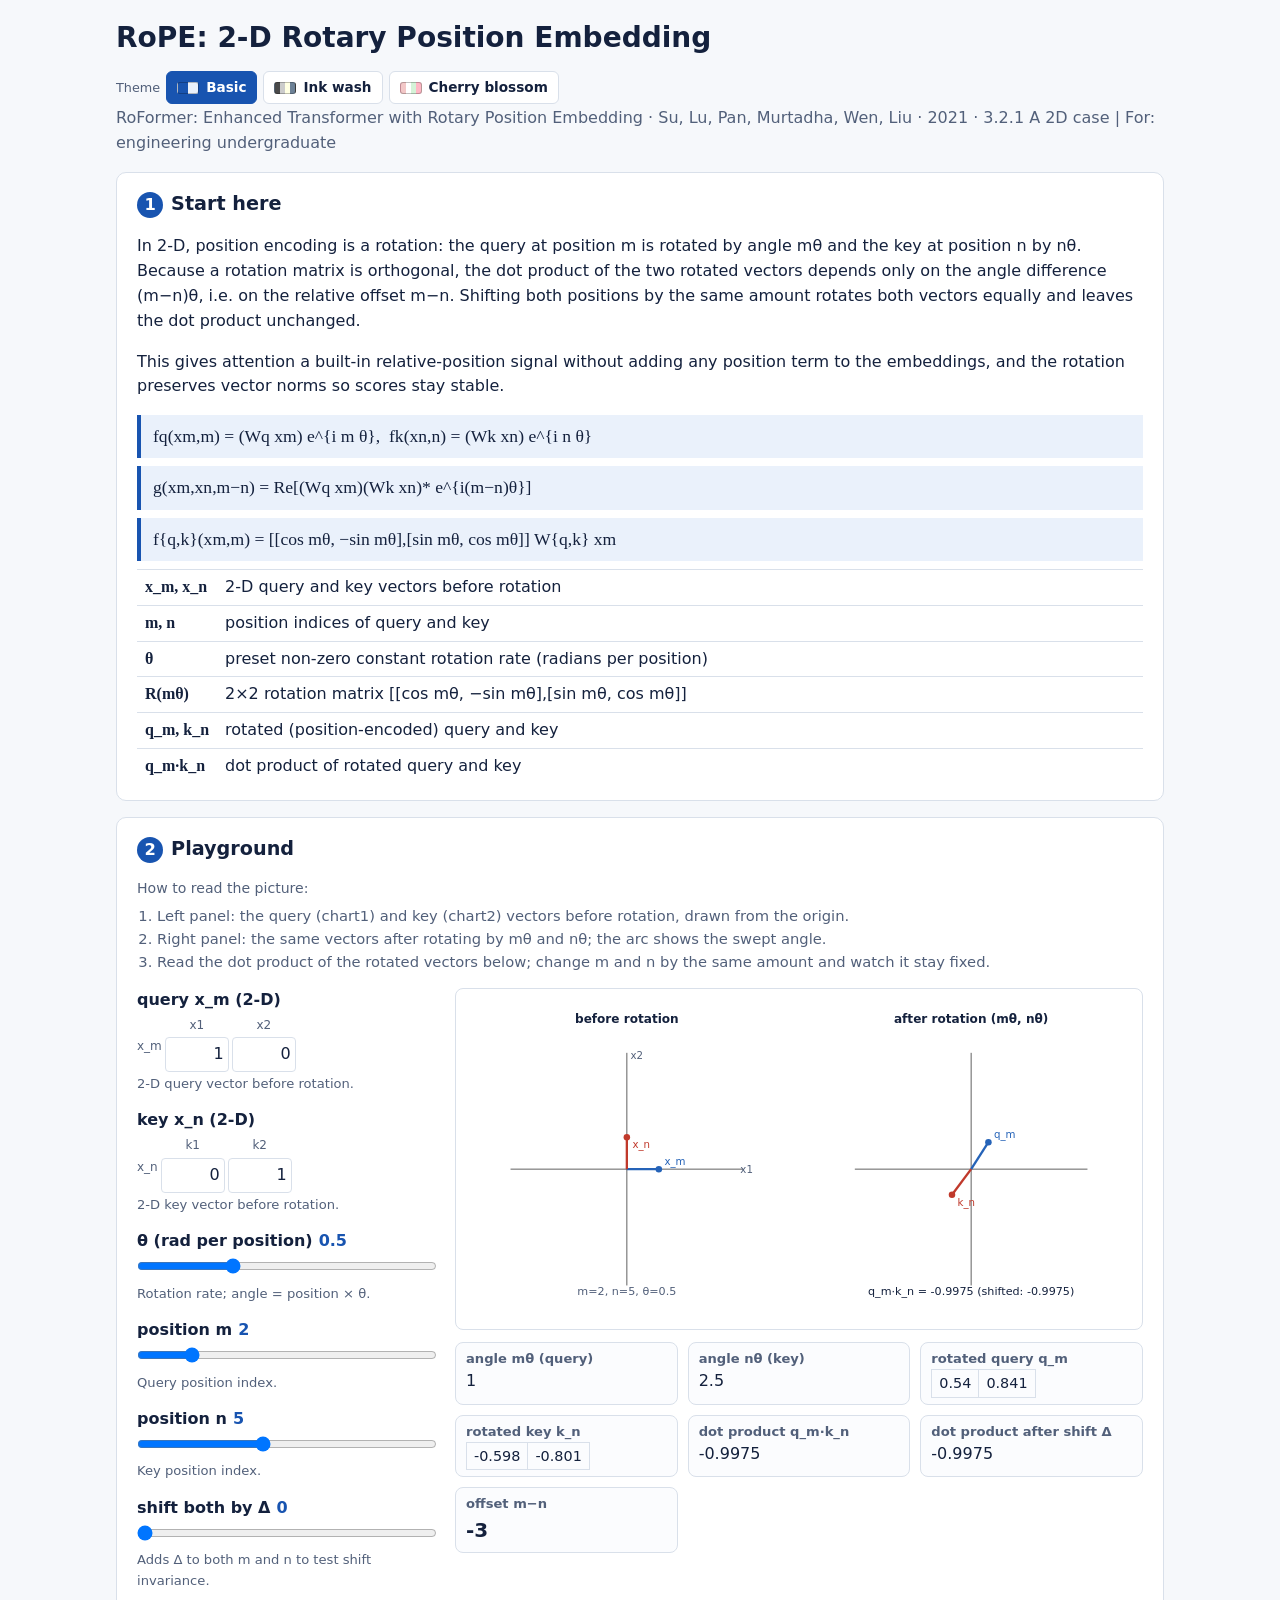
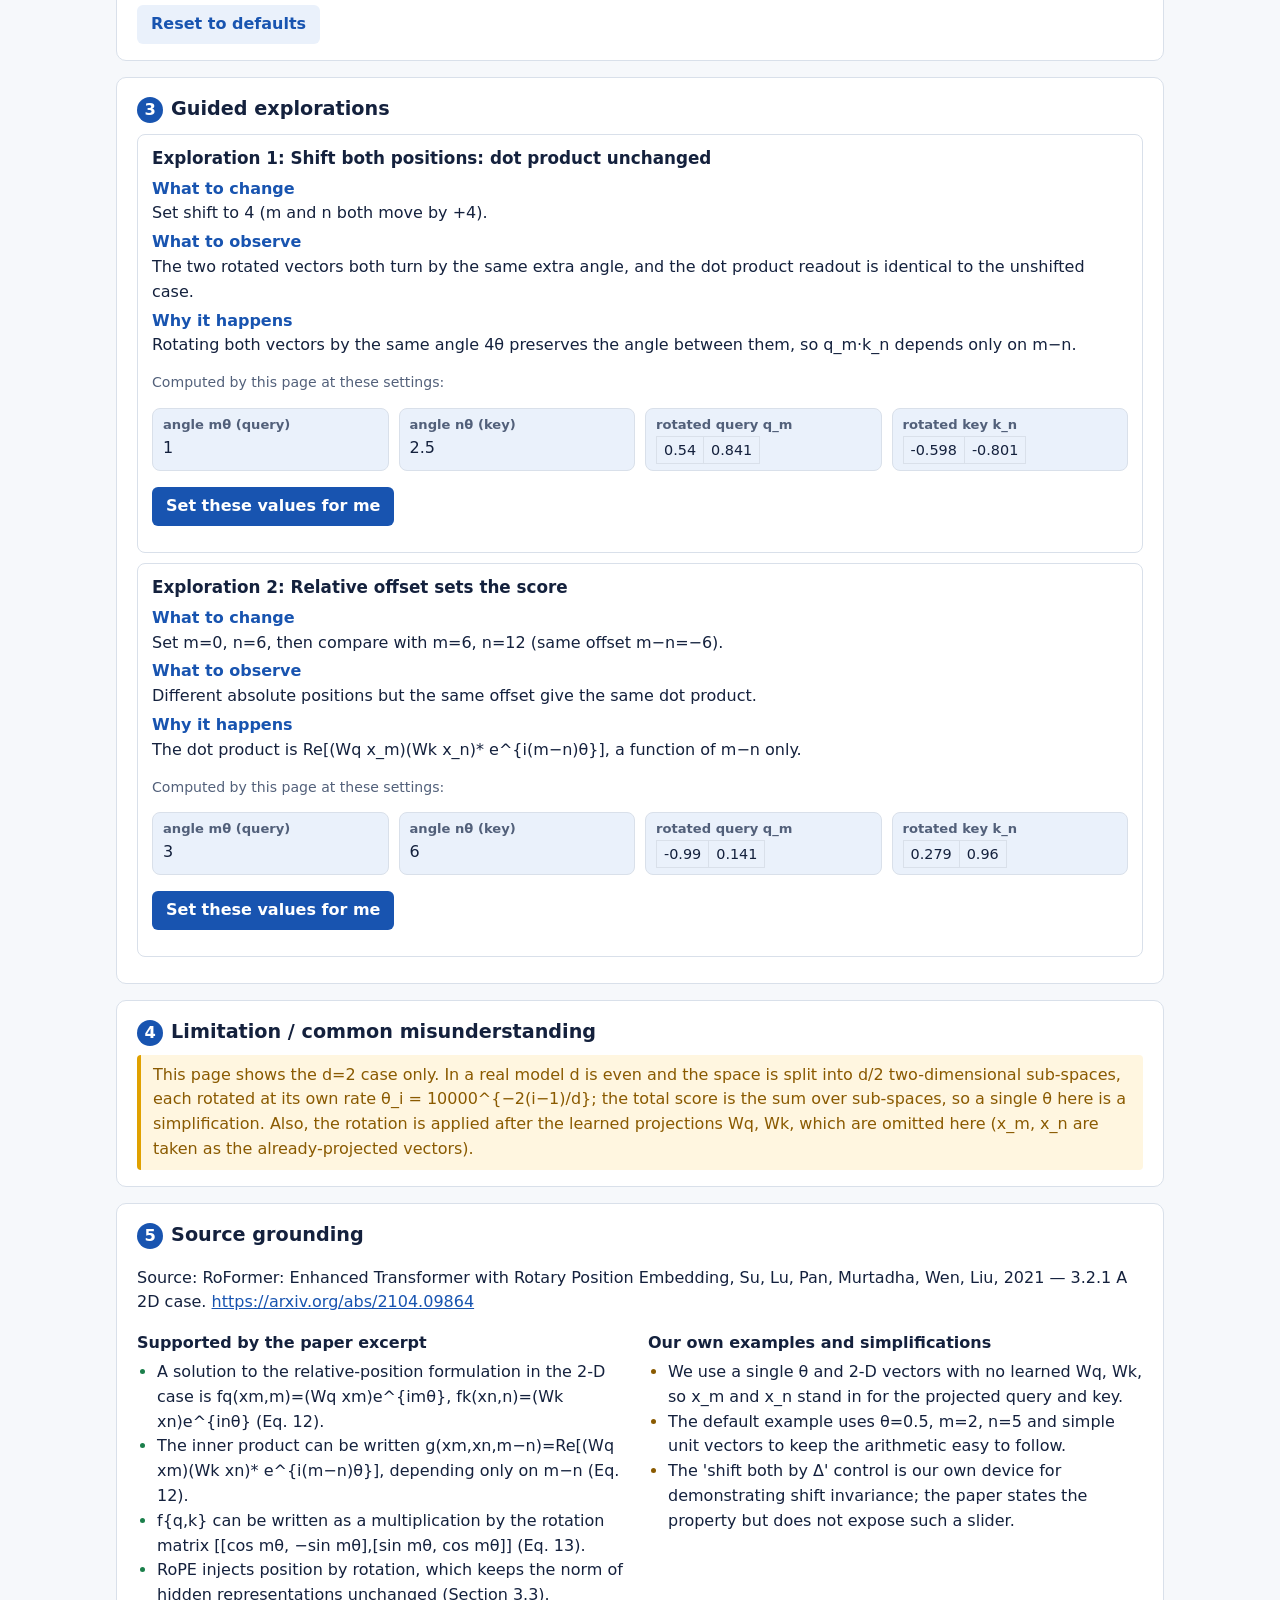
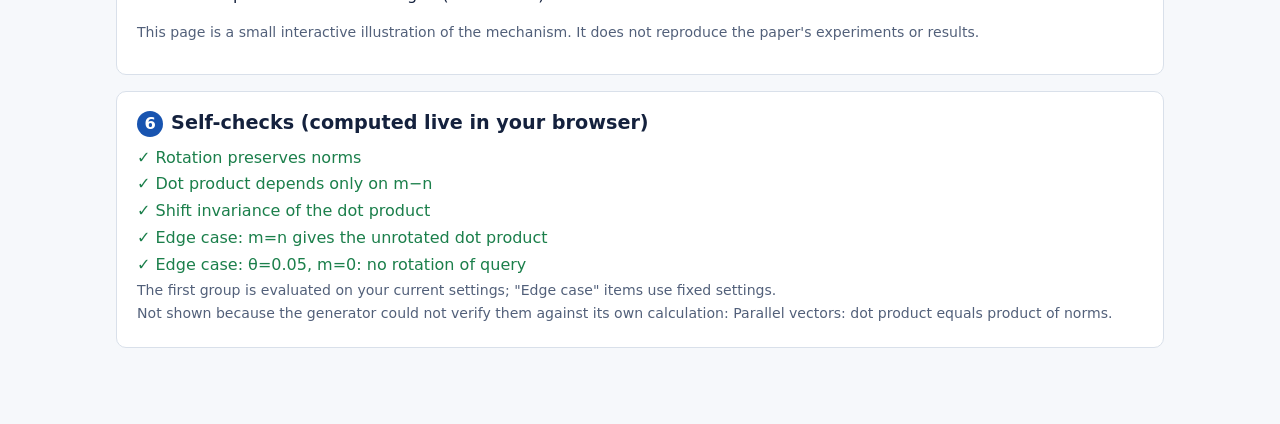
<file: example/rope/out/index.html>
<!doctype html>
<html lang="en">
<head>
<meta charset="utf-8">
<meta name="viewport" content="width=device-width,initial-scale=1">
<title>RoPE: 2-D Rotary Position Embedding</title>
<style>
/* Themes. Every colour on the page, including the SVG charts (via H.c.* and H.color in runtime.js), comes from these variables. */
:root,:root[data-theme="basic"]{--bg:#f6f8fb;--card:#fff;--card2:#fbfcfe;--ink:#14213d;--mute:#52607a;--line:#d9e0ea;--acc:#1854b0;--accbg:#eaf1fb;--onacc:#fff;--ok:#1b7f4b;--bad:#b3261e;--badbg:#fdecea;--warn:#8a5a00;--warnbg:#fff6e0;--warnborder:#e0a100;--focus:#f0a500;--chart1:#2563b8;--chart2:#c0392b;--chart3:#2e8b57;--grid:#e3e8ef;--axis:#555;--heat0:#ecf4fc;--heat:#1854b0;--onheat:#fff}
/* Ink wash: charcoal #4A4A4A, gray #CBCBCB, ivory #FFFFE3, slate #6D8196 (text/accents darkened for contrast) */
:root[data-theme="inkwash"]{--bg:#FFFFE3;--card:#fffff2;--card2:#fbfbe9;--ink:#33363a;--mute:#5b5f63;--line:#CBCBCB;--acc:#4f6579;--accbg:#e9ecee;--onacc:#fffff2;--ok:#3f6b4a;--bad:#9b2c2c;--badbg:#f6e3df;--warn:#4A4A4A;--warnbg:#efeed2;--warnborder:#6D8196;--focus:#4f6579;--chart1:#4f6579;--chart2:#4A4A4A;--chart3:#8a98a6;--grid:#dcdcd0;--axis:#4A4A4A;--heat0:#f4f4de;--heat:#4A4A4A;--onheat:#fffff2}
/* Cherry blossom: pink #F2C7C7, white #FFFFFF, mint #D5F3D8, rose #FFB7C5 (text/accents deepened for contrast) */
:root[data-theme="cherry"]{--bg:#fdf2f4;--card:#ffffff;--card2:#fff8f9;--ink:#3b2a2f;--mute:#6f5a60;--line:#F2C7C7;--acc:#b03a5e;--accbg:#fbe3e6;--onacc:#fff;--ok:#2f7a47;--bad:#b3261e;--badbg:#fdecea;--warn:#2d5f3b;--warnbg:#D5F3D8;--warnborder:#5aa86f;--focus:#b03a5e;--chart1:#c2456b;--chart2:#3f9a5a;--chart3:#e08aa0;--grid:#f6dfe1;--axis:#6f5a60;--heat0:#fff1f4;--heat:#b03a5e;--onheat:#fff}
*{box-sizing:border-box}
body{margin:0;background:var(--bg);color:var(--ink);font:16px/1.55 system-ui,"Segoe UI",Arial,sans-serif}
main{max-width:1080px;margin:0 auto;padding:20px 16px 60px}
header h1{margin:0 0 4px;font-size:1.75rem;line-height:1.25}
header p{margin:2px 0;color:var(--mute)}
section{background:var(--card);border:1px solid var(--line);border-radius:10px;padding:16px 20px;margin:16px 0}
h2{margin:0 0 8px;font-size:1.2rem}
h2 .n{display:inline-block;background:var(--acc);color:var(--onacc);border-radius:50%;width:1.6em;height:1.6em;text-align:center;font-size:.85em;line-height:1.6em;margin-right:8px}
.eq{background:var(--accbg);border-left:4px solid var(--acc);padding:8px 12px;margin:8px 0;font-family:Cambria,"Times New Roman",serif;font-size:1.1rem;overflow-x:auto;white-space:pre-wrap}
table.sym{border-collapse:collapse;width:100%}
table.sym td{border-top:1px solid var(--line);padding:5px 8px;vertical-align:top}
table.sym td:first-child{white-space:nowrap;font-family:Cambria,"Times New Roman",serif;font-weight:bold;width:1%}
.play{display:grid;grid-template-columns:minmax(230px,300px) 1fr;gap:18px}
@media(max-width:760px){.play{grid-template-columns:1fr}}
.ctl{margin-bottom:14px}
.ctl .mgrid{max-width:100%;overflow-x:auto}
.ctl input[type=range]{margin:0}
.ctl label{font-weight:600;display:block;margin-bottom:3px}
.ctl .help{font-size:.82rem;color:var(--mute);margin-top:2px}
.ctl input[type=range]{width:100%}
.ctl .val{font-variant-numeric:tabular-nums;color:var(--acc);font-weight:700;margin-left:6px}
.ctl select{width:100%;padding:5px;background:var(--card);color:var(--ink);border:1px solid var(--line);border-radius:4px}
.mgrid{display:inline-grid;gap:3px}
.mgrid input{width:64px;padding:4px;-moz-appearance:textfield;appearance:textfield;background:var(--card);color:var(--ink);border:1px solid var(--line);border-radius:4px;font:inherit;text-align:right}
.mgrid input.bad{border-color:var(--bad);background:var(--badbg)}
.mgrid.dense input{width:54px;padding:3px}
.mgrid input::-webkit-outer-spin-button,.mgrid input::-webkit-inner-spin-button{-webkit-appearance:none;margin:0}
.mgrid span{font-size:.75rem;color:var(--mute);text-align:center}
.viz{overflow-x:auto;border:1px solid var(--line);border-radius:8px;padding:8px;background:var(--card)}
.err{color:var(--bad);font-weight:600;padding:8px}
.vals{margin-top:12px;display:grid;grid-template-columns:repeat(auto-fit,minmax(200px,1fr));gap:10px}
.val-card{border:1px solid var(--line);border-radius:8px;padding:6px 10px;background:var(--card2);overflow-x:auto}
.val-card b{display:block;font-size:.82rem;color:var(--mute);font-weight:600}
.val-card .big{font-size:1.25rem;font-variant-numeric:tabular-nums;font-weight:700}
table.mat{border-collapse:collapse;font-variant-numeric:tabular-nums;font-size:.9rem}
table.mat td,table.mat th{border:1px solid var(--line);padding:2px 7px;text-align:right}
table.mat th{background:var(--accbg);font-weight:600}
.steps{margin:6px 0 0;padding-left:20px;color:var(--mute);font-size:.92rem}
.exp{border:1px solid var(--line);border-radius:8px;padding:10px 14px;margin:10px 0}
.exp h3{margin:0 0 6px;font-size:1.05rem}
.exp .vals{margin:8px 0 4px}.exp .hl .val-card{background:var(--accbg)}
.exp dl{margin:0}.exp dt{font-weight:700;color:var(--acc);margin-top:4px}.exp dd{margin:0 0 0 0}
button{background:var(--acc);color:var(--onacc);border:0;border-radius:6px;padding:7px 14px;font:inherit;font-weight:600;cursor:pointer}
button.sec{background:var(--accbg);color:var(--acc)}
button:focus-visible,input:focus-visible,select:focus-visible{outline:3px solid var(--focus);outline-offset:2px}
.warn{background:var(--warnbg);border-left:4px solid var(--warnborder);padding:8px 12px;border-radius:4px;color:var(--warn)}
.two{display:grid;grid-template-columns:1fr 1fr;gap:16px}
@media(max-width:760px){.two{grid-template-columns:1fr}}
.two h3{margin:0 0 4px;font-size:1rem}
.two ul{margin:0;padding-left:20px}
.src li::marker{color:var(--ok)}.own li::marker{color:var(--warn)}
#checks li{list-style:none;margin:2px 0}
#checks{padding-left:0;margin:6px 0}
.pass{color:var(--ok)}.fail{color:var(--bad);font-weight:700}
.note{font-size:.88rem;color:var(--mute)}
a{color:var(--acc)}
.top{display:flex;flex-wrap:wrap;justify-content:space-between;align-items:flex-start;gap:12px}
.themes{display:flex;gap:6px;flex-wrap:wrap}
.themes button{background:var(--card);color:var(--ink);border:1px solid var(--line);padding:5px 10px;font-size:.85rem;font-weight:600;display:inline-flex;align-items:center;gap:7px}
.themes button[aria-pressed="true"]{background:var(--acc);color:var(--onacc);border-color:var(--acc)}
.themes .sw{width:22px;height:12px;border-radius:3px;border:1px solid rgba(0,0,0,.25);display:inline-block}
.themes-label{font-size:.8rem;color:var(--mute);align-self:center}
</style>
</head>
<body>
<main>
<header>
  <div class="top">
    <h1 id="title"></h1>
    <div class="themes" id="themes" role="group" aria-label="Color theme">
      <span class="themes-label">Theme</span>
      <button type="button" data-theme="basic" aria-pressed="true"><i class="sw" style="background:linear-gradient(90deg,#1854b0 50%,#eaf1fb 50%)"></i>Basic</button>
      <button type="button" data-theme="inkwash" aria-pressed="false"><i class="sw" style="background:linear-gradient(90deg,#4A4A4A 25%,#CBCBCB 25% 50%,#FFFFE3 50% 75%,#6D8196 75%)"></i>Ink wash</button>
      <button type="button" data-theme="cherry" aria-pressed="false"><i class="sw" style="background:linear-gradient(90deg,#F2C7C7 25%,#FFFFFF 25% 50%,#D5F3D8 50% 75%,#FFB7C5 75%)"></i>Cherry blossom</button>
    </div>
  </div>
  <p id="meta"></p>
</header>

<section id="start"><h2><span class="n">1</span>Start here</h2>
  <p id="idea"></p>
  <p id="why"></p>
  <div id="eqs"></div>
  <table class="sym" id="symbols" aria-label="Symbols"></table>
</section>

<section id="playground"><h2><span class="n">2</span>Playground</h2>
  <p class="note" id="howto"></p>
  <div class="play">
    <div><div id="controls"></div><button class="sec" id="reset" type="button">Reset to defaults</button></div>
    <div><div class="viz" id="viz" aria-live="polite"></div><div class="vals" id="vals"></div></div>
  </div>
</section>

<section id="explore"><h2><span class="n">3</span>Guided explorations</h2><div id="exps"></div></section>

<section id="limits"><h2><span class="n">4</span>Limitation / common misunderstanding</h2><div class="warn" id="limit"></div></section>

<section id="ground"><h2><span class="n">5</span>Source grounding</h2>
  <p id="paper"></p>
  <div class="two">
    <div class="src"><h3>Supported by the paper excerpt</h3><ul id="supp"></ul></div>
    <div class="own"><h3>Our own examples and simplifications</h3><ul id="ours"></ul></div>
  </div>
  <p class="note">This page is a small interactive illustration of the mechanism. It does not reproduce the paper's experiments or results. </p>
</section>

<section id="selfcheck"><h2><span class="n">6</span>Self-checks (computed live in your browser)</h2>
  <ul id="checks"></ul>
</section>
</main>

<script type="application/json" id="spec">{"title": "RoPE: 2-D Rotary Position Embedding", "paper": {"title": "RoFormer: Enhanced Transformer with Rotary Position Embedding", "authors": "Su, Lu, Pan, Murtadha, Wen, Liu", "year": "2021", "section": "3.2.1 A 2D case"}, "equations": ["fq(xm,m) = (Wq xm) e^{i m θ},  fk(xn,n) = (Wk xn) e^{i n θ}", "g(xm,xn,m−n) = Re[(Wq xm)(Wk xn)* e^{i(m−n)θ}]", "f{q,k}(xm,m) = [[cos mθ, −sin mθ],[sin mθ, cos mθ]] W{q,k} xm"], "idea": "In 2-D, position encoding is a rotation: the query at position m is rotated by angle mθ and the key at position n by nθ. Because a rotation matrix is orthogonal, the dot product of the two rotated vectors depends only on the angle difference (m−n)θ, i.e. on the relative offset m−n. Shifting both positions by the same amount rotates both vectors equally and leaves the dot product unchanged.", "why": "This gives attention a built-in relative-position signal without adding any position term to the embeddings, and the rotation preserves vector norms so scores stay stable.", "symbols": [{"sym": "x_m, x_n", "meaning": "2-D query and key vectors before rotation"}, {"sym": "m, n", "meaning": "position indices of query and key"}, {"sym": "θ", "meaning": "preset non-zero constant rotation rate (radians per position)"}, {"sym": "R(mθ)", "meaning": "2×2 rotation matrix [[cos mθ, −sin mθ],[sin mθ, cos mθ]]"}, {"sym": "q_m, k_n", "meaning": "rotated (position-encoded) query and key"}, {"sym": "q_m·k_n", "meaning": "dot product of rotated query and key"}], "steps": ["Left panel: the query (chart1) and key (chart2) vectors before rotation, drawn from the origin.", "Right panel: the same vectors after rotating by mθ and nθ; the arc shows the swept angle.", "Read the dot product of the rotated vectors below; change m and n by the same amount and watch it stay fixed."], "controls": [{"id": "q", "label": "query x_m (2-D)", "type": "matrix", "default": [[1, 0]], "min": -3, "max": 3, "step": 0.1, "rowLabels": ["x_m"], "colLabels": ["x1", "x2"], "help": "2-D query vector before rotation."}, {"id": "k", "label": "key x_n (2-D)", "type": "matrix", "default": [[0, 1]], "min": -3, "max": 3, "step": 0.1, "rowLabels": ["x_n"], "colLabels": ["k1", "k2"], "help": "2-D key vector before rotation."}, {"id": "theta", "label": "θ (rad per position)", "type": "range", "min": 0.05, "max": 1.5, "step": 0.05, "default": 0.5, "help": "Rotation rate; angle = position × θ."}, {"id": "m", "label": "position m", "type": "range", "min": 0, "max": 12, "step": 1, "default": 2, "help": "Query position index."}, {"id": "n", "label": "position n", "type": "range", "min": 0, "max": 12, "step": 1, "default": 5, "help": "Key position index."}, {"id": "shift", "label": "shift both by Δ", "type": "range", "min": 0, "max": 6, "step": 1, "default": 0, "help": "Adds Δ to both m and n to test shift invariance."}], "explorations": [{"title": "Shift both positions: dot product unchanged", "change": "Set shift to 4 (m and n both move by +4).", "observe": "The two rotated vectors both turn by the same extra angle, and the dot product readout is identical to the unshifted case.", "why": "Rotating both vectors by the same angle 4θ preserves the angle between them, so q_m·k_n depends only on m−n.", "set": {"shift": 4}, "expect": "H.close(s.dotShift, s.dot)"}, {"title": "Relative offset sets the score", "change": "Set m=0, n=6, then compare with m=6, n=12 (same offset m−n=−6).", "observe": "Different absolute positions but the same offset give the same dot product.", "why": "The dot product is Re[(Wq x_m)(Wk x_n)* e^{i(m−n)θ}], a function of m−n only.", "set": {"m": 6, "n": 12, "shift": 0}, "expect": "H.close(s.dot, s.dotOffset)"}], "limitation": "This page shows the d=2 case only. In a real model d is even and the space is split into d/2 two-dimensional sub-spaces, each rotated at its own rate θ_i = 10000^{−2(i−1)/d}; the total score is the sum over sub-spaces, so a single θ here is a simplification. Also, the rotation is applied after the learned projections Wq, Wk, which are omitted here (x_m, x_n are taken as the already-projected vectors).", "invariants": [{"label": "Rotation preserves norms", "test": "H.close(s.nq, s.nq0) && H.close(s.nk, s.nk0)"}, {"label": "Dot product depends only on m−n", "test": "H.close(s.dot, s.dotOffset)"}, {"label": "Shift invariance of the dot product", "test": "H.close(s.dot, s.dotShift)"}], "tests": [{"label": "m=n gives the unrotated dot product", "set": {"m": 3, "n": 3, "shift": 0}, "test": "H.close(s.dot, s.dot0)"}, {"label": "θ=0.05, m=0: no rotation of query", "set": {"m": 0, "n": 5, "theta": 0.05, "shift": 0}, "test": "H.close(s.angQ, 0)"}], "supported": ["A solution to the relative-position formulation in the 2-D case is fq(xm,m)=(Wq xm)e^{imθ}, fk(xn,n)=(Wk xn)e^{inθ} (Eq. 12).", "The inner product can be written g(xm,xn,m−n)=Re[(Wq xm)(Wk xn)* e^{i(m−n)θ}], depending only on m−n (Eq. 12).", "f{q,k} can be written as a multiplication by the rotation matrix [[cos mθ, −sin mθ],[sin mθ, cos mθ]] (Eq. 13).", "RoPE injects position by rotation, which keeps the norm of hidden representations unchanged (Section 3.3)."], "ours": ["We use a single θ and 2-D vectors with no learned Wq, Wk, so x_m and x_n stand in for the projected query and key.", "The default example uses θ=0.5, m=2, n=5 and simple unit vectors to keep the arithmetic easy to follow.", "The 'shift both by Δ' control is our own device for demonstrating shift invariance; the paper states the property but does not expose such a slider."], "compute": "const q = p.q[0], k = p.k[0];\nconst th = p.theta, m = p.m, n = p.n, sh = p.shift;\nconst angQ = m * th, angK = n * th;\nconst angQs = (m + sh) * th, angKs = (n + sh) * th;\nconst rot = (v, a) => [v[0]*Math.cos(a) - v[1]*Math.sin(a), v[0]*Math.sin(a) + v[1]*Math.cos(a)];\nconst qm = rot(q, angQ), kn = rot(k, angK);\nconst qms = rot(q, angQs), kns = rot(k, angKs);\nconst dot = qm[0]*kn[0] + qm[1]*kn[1];\nconst dotShift = qms[0]*kns[0] + qms[1]*kns[1];\nconst dot0 = q[0]*k[0] + q[1]*k[1];\nconst off = m - n;\nconst angOff = off * th;\nconst dotOffset = q[0]*k[0]*Math.cos(angOff) + q[0]*k[1]*Math.sin(angOff) - q[1]*k[0]*Math.sin(angOff) + q[1]*k[1]*Math.cos(angOff);\nconst nq0 = Math.hypot(q[0], q[1]), nk0 = Math.hypot(k[0], k[1]);\nconst nq = Math.hypot(qm[0], qm[1]), nk = Math.hypot(kn[0], kn[1]);\nreturn {\n  show: [\n    {label: \"angle mθ (query)\", value: H.fmt(angQ, 3)},\n    {label: \"angle nθ (key)\", value: H.fmt(angK, 3)},\n    {label: \"rotated query q_m\", value: [qm]},\n    {label: \"rotated key k_n\", value: [kn]},\n    {label: \"dot product q_m·k_n\", value: H.fmt(dot, 4)},\n    {label: \"dot product after shift Δ\", value: H.fmt(dotShift, 4)},\n    {label: \"offset m−n\", value: off}\n  ],\n  q, k, qm, kn, qms, kns, angQ, angK, angQs, angKs, dot, dotShift, dot0, dotOffset, nq, nk, nq0, nk0, angOff, off\n};", "draw": "const W = 720, Hh = 340;\nconst cx = 175, cy = 185, R = 110;\nconst cx2 = 545, cy2 = 185;\nconst sc = R / 3.2;\nconst arrow = (x0, y0, x1, y1, col) => H.line(x0, y0, x1, y1, col, 2.5) + H.circle(x1, y1, 3.5, col);\nconst axes = (ox, oy) => H.line(ox - R - 15, oy, ox + R + 15, oy, H.c.axis, 1) + H.line(ox, oy - R - 15, ox, oy + R + 15, H.c.axis, 1);\nlet g = \"\";\ng += H.text(cx, 28, \"before rotation\", {size: 13, anchor: \"middle\", fill: H.c.ink, weight: \"bold\"});\ng += H.text(cx2, 28, \"after rotation (mθ, nθ)\", {size: 13, anchor: \"middle\", fill: H.c.ink, weight: \"bold\"});\ng += axes(cx, cy) + axes(cx2, cy2);\ng += H.text(cx + R + 12, cy + 4, \"x1\", {size: 11, fill: H.c.mute});\ng += H.text(cx + 4, cy - R - 8, \"x2\", {size: 11, fill: H.c.mute});\nconst qx = cx + s.q[0] * sc, qy = cy - s.q[1] * sc;\nconst kx = cx + s.k[0] * sc, ky = cy - s.k[1] * sc;\ng += arrow(cx, cy, qx, qy, H.c.chart1);\ng += arrow(cx, cy, kx, ky, H.c.chart2);\ng += H.text(qx + 6, qy - 4, \"x_m\", {size: 11, fill: H.c.chart1});\ng += H.text(kx + 6, ky + 12, \"x_n\", {size: 11, fill: H.c.chart2});\nconst qmx = cx2 + s.qm[0] * sc, qmy = cy2 - s.qm[1] * sc;\nconst knx = cx2 + s.kn[0] * sc, kny = cy2 - s.kn[1] * sc;\ng += arrow(cx2, cy2, qmx, qmy, H.c.chart1);\ng += arrow(cx2, cy2, knx, kny, H.c.chart2);\ng += H.text(qmx + 6, qmy - 4, \"q_m\", {size: 11, fill: H.c.chart1});\ng += H.text(knx + 6, kny + 12, \"k_n\", {size: 11, fill: H.c.chart2});\ng += H.text(cx2, 320, \"q_m·k_n = \" + H.fmt(s.dot, 4) + \"   (shifted: \" + H.fmt(s.dotShift, 4) + \")\", {size: 12, anchor: \"middle\", fill: H.c.ink});\ng += H.text(cx, 320, \"m=\" + p.m + \", n=\" + p.n + \", θ=\" + H.fmt(p.theta, 2), {size: 12, anchor: \"middle\", fill: H.c.mute});\nreturn H.svg(W, Hh, g, \"2-D rotary position embedding: query and key before and after rotation\");", "dropped_checks": ["Parallel vectors: dot product equals product of norms"], "source_url": "https://arxiv.org/abs/2104.09864", "audience": "engineering undergraduate"}</script>
<script>
/* Generic drawing/formatting helpers shared by the page and the Python-side checker.
   Pure JS: no DOM access, so it also runs inside the headless QuickJS checker.
   Generated spec code calls these as H.*; every helper returns an SVG/HTML string. */
var H = (function () {
  function num(x) { x = Number(x); return isFinite(x) ? x : 0; }
  function fmt(x, d) {
    if (typeof x !== 'number') return String(x);
    if (isNaN(x)) return 'NaN';
    if (!isFinite(x)) return x > 0 ? '∞' : '-∞';
    d = d == null ? 3 : d;
    if (Math.abs(x) < 1e-12) return '0'; // floating-point noise, e.g. a mean of -2.8e-17
    var r = Number(x.toFixed(d));
    if (r === 0 && x !== 0) r = Number(x.toPrecision(2)); // never show a tiny non-zero value (e.g. 0.0001) as 0
    return String(r);
  }
  function esc(s) {
    return String(s).replace(/&/g, '&amp;').replace(/</g, '&lt;').replace(/>/g, '&gt;').replace(/"/g, '&quot;');
  }
  // Theme-aware colours: CSS variables defined per theme in template.html, so charts follow the theme switcher.
  var C = { ink: 'var(--ink)', mute: 'var(--mute)', chart1: 'var(--chart1)', chart2: 'var(--chart2)', chart3: 'var(--chart3)',
            good: 'var(--ok)', bad: 'var(--bad)', grid: 'var(--grid)', axis: 'var(--axis)', bg: 'var(--card)' };
  // sequential colour, t in [0,1]: theme's pale heat colour -> theme's deep heat colour
  function color(t) {
    t = Math.max(0, Math.min(1, num(t)));
    return 'color-mix(in srgb, var(--heat) ' + Math.round(t * 100) + '%, var(--heat0))';
  }
  function ink(t) { return num(t) > 0.55 ? 'var(--onheat)' : 'var(--ink)'; }
  function svg(w, h, inner, label) {
    return '<svg xmlns="http://www.w3.org/2000/svg" viewBox="0 0 ' + w + ' ' + h +
      '" width="100%" style="max-width:' + w + 'px;height:auto" role="img" aria-label="' + esc(label || 'visualization') +
      '" font-family="system-ui,Segoe UI,Arial,sans-serif">' + inner + '</svg>';
  }
  function rect(x, y, w, h, fill, extra) {
    return '<rect x="' + num(x) + '" y="' + num(y) + '" width="' + Math.max(0, num(w)) + '" height="' + Math.max(0, num(h)) +
      '" fill="' + (fill || 'var(--grid)') + '" ' + (extra || '') + '/>';
  }
  function text(x, y, s, o) {
    o = o || {};
    if (s === undefined || s === null || (typeof s === 'number' && !isFinite(s))) s = '';
    return '<text x="' + num(x) + '" y="' + num(y) + '" font-size="' + (o.size || 12) + '" text-anchor="' + (o.anchor || 'start') +
      '" fill="' + (o.fill || 'var(--ink)') + '"' + (o.weight ? ' font-weight="' + o.weight + '"' : '') +
      (o.rotate ? ' transform="rotate(' + o.rotate + ' ' + num(x) + ' ' + num(y) + ')"' : '') + '>' + esc(s) + '</text>';
  }
  function line(x1, y1, x2, y2, stroke, w, dash) {
    return '<line x1="' + num(x1) + '" y1="' + num(y1) + '" x2="' + num(x2) + '" y2="' + num(y2) + '" stroke="' + (stroke || 'var(--axis)') +
      '" stroke-width="' + (w || 1) + '"' + (dash ? ' stroke-dasharray="' + dash + '"' : '') + '/>';
  }
  function circle(x, y, r, fill, extra) {
    return '<circle cx="' + num(x) + '" cy="' + num(y) + '" r="' + num(r) + '" fill="' + (fill || 'var(--chart2)') + '" ' + (extra || '') + '/>';
  }
  // Matrix as coloured cells with numbers. o: x,y,cw,ch,d,max,min,rows,cols,title,signed
  function heat(M, o) {
    o = o || {};
    var x0 = o.x || 0, y0 = o.y || 0, cw = o.cw || 54, ch = o.ch || 34, d = o.d == null ? 2 : o.d;
    var flat = [].concat.apply([], M), mx = o.max != null ? o.max : Math.max.apply(null, flat.map(Math.abs).concat([1e-9]));
    var mn = o.min != null ? o.min : 0;
    var out = '';
    if (!Array.isArray(o.rows)) o.rows = null;
    if (!Array.isArray(o.cols)) o.cols = null;
    if (o.title) out += text(x0, y0 - 8 - (o.cols ? 14 : 0), o.title, { weight: 'bold', size: 13 });
    for (var i = 0; i < M.length; i++) {
      if (o.rows && o.rows[i] != null) out += text(x0 - 6, y0 + i * ch + ch / 2 + 4, o.rows[i], { anchor: 'end', size: 11 });
      for (var j = 0; j < M[i].length; j++) {
        var v = num(M[i][j]), t = mx > mn ? (Math.abs(v) - mn) / (mx - mn) : 0;
        out += rect(x0 + j * cw, y0 + i * ch, cw - 2, ch - 2, color(t), 'rx="3"') +
          text(x0 + j * cw + (cw - 2) / 2, y0 + i * ch + ch / 2 + 4, fmt(v, d), { anchor: 'middle', size: 12, fill: ink(t) });
      }
    }
    if (o.cols) for (var k = 0; k < (M[0] || []).length && k < o.cols.length; k++) out += text(x0 + k * cw + cw / 2, y0 - 6, o.cols[k], { anchor: 'middle', size: 11 });
    return out;
  }
  // Vertical bars. o: x,y,w,h,labels,max,d,fill,fills,title,ylabel
  function bars(vals, o) {
    o = o || {};
    var x0 = o.x || 40, y0 = o.y || 10, w = o.w || 300, h = o.h || 160, d = o.d == null ? 3 : o.d;
    var nums = vals.map(num);
    var mx = o.max != null ? o.max : Math.max.apply(null, nums.concat([1e-9]));
    var mn = o.min != null ? o.min : Math.min.apply(null, nums.concat([0])); // negative values get bars below a zero line
    if (mx <= mn) mx = mn + 1;
    function Y(v) { return y0 + h * (mx - v) / (mx - mn); }
    var n = vals.length, bw = w / Math.max(1, n), out = '', yz = Y(Math.max(mn, Math.min(mx, 0)));
    if (o.title) out += text(x0, y0 - 2, o.title, { weight: 'bold', size: 13 });
    out += line(x0, yz, x0 + w, yz, 'var(--axis)') + line(x0, y0, x0, y0 + h, 'var(--axis)');
    for (var t = 0; t <= 4; t++) {
      var tv = mn + (mx - mn) * t / 4, yy = Y(tv);
      out += line(x0 - 3, yy, x0, yy, 'var(--axis)') + text(x0 - 6, yy + 4, fmt(tv, 2), { anchor: 'end', size: 10 });
      if (t > 0) out += line(x0, yy, x0 + w, yy, 'var(--grid)');
    }
    for (var i = 0; i < n; i++) {
      var v = Math.max(mn, Math.min(mx, nums[i])), top = Y(Math.max(v, 0)), bot = Y(Math.min(v, 0)), bx = x0 + i * bw + bw * 0.15;
      out += rect(bx, top, bw * 0.7, bot - top, (o.fills && o.fills[i]) || o.fill || 'var(--chart1)') +
        text(bx + bw * 0.35, v < 0 ? bot + 13 : top - 4, fmt(nums[i], d), { anchor: 'middle', size: 11 });
      if (Array.isArray(o.labels) && o.labels[i] != null) out += text(bx + bw * 0.35, y0 + h + 15 + (mn < 0 ? 14 : 0), o.labels[i], { anchor: 'middle', size: 11 });
    }
    if (o.ylabel) out += text(12, y0 + h / 2, o.ylabel, { anchor: 'middle', size: 11, rotate: -90 });
    return out;
  }
  // Line plot. series:[{xs,ys,color,label,dash}] o: x,y,w,h,xmin,xmax,ymin,ymax,xlabel,ylabel,title,marks:[{x,y,label}]
  function plot(series, o) {
    o = o || {};
    var x0 = o.x || 46, y0 = o.y || 14, w = o.w || 320, h = o.h || 200, all = [];
    series.forEach(function (s) { s.xs.forEach(function (_, i) { all.push([num(s.xs[i]), num(s.ys[i])]); }); });
    var xmin = o.xmin != null ? o.xmin : Math.min.apply(null, all.map(function (p) { return p[0]; }));
    var xmax = o.xmax != null ? o.xmax : Math.max.apply(null, all.map(function (p) { return p[0]; }));
    var ymin = o.ymin != null ? o.ymin : Math.min.apply(null, all.map(function (p) { return p[1]; }));
    var ymax = o.ymax != null ? o.ymax : Math.max.apply(null, all.map(function (p) { return p[1]; }));
    if (xmax === xmin) xmax = xmin + 1;
    if (ymax === ymin) ymax = ymin + 1;
    function X(v) { return x0 + (num(v) - xmin) / (xmax - xmin) * w; }
    function Y(v) { return y0 + h - (num(v) - ymin) / (ymax - ymin) * h; }
    var out = '';
    if (o.title) out += text(x0, y0 - 4, o.title, { weight: 'bold', size: 13 });
    for (var t = 0; t <= 4; t++) {
      var gx = x0 + w * t / 4, gy = y0 + h - h * t / 4;
      out += line(gx, y0, gx, y0 + h, 'var(--grid)') + line(x0, gy, x0 + w, gy, 'var(--grid)') +
        text(gx, y0 + h + 15, fmt(xmin + (xmax - xmin) * t / 4, 2), { anchor: 'middle', size: 10 }) +
        text(x0 - 6, gy + 4, fmt(ymin + (ymax - ymin) * t / 4, 2), { anchor: 'end', size: 10 });
    }
    out += line(x0, y0 + h, x0 + w, y0 + h, 'var(--axis)') + line(x0, y0, x0, y0 + h, 'var(--axis)');
    series.forEach(function (s, k) {
      var pts = s.xs.map(function (_, i) { return X(s.xs[i]).toFixed(1) + ',' + Y(s.ys[i]).toFixed(1); }).join(' ');
      out += '<polyline points="' + pts + '" fill="none" stroke="' + (s.color || ['var(--chart1)', 'var(--chart2)', 'var(--chart3)'][k % 3]) +
        '" stroke-width="2.2"' + (s.dash ? ' stroke-dasharray="' + s.dash + '"' : '') + '/>';
      if (s.label) out += text(x0 + w - 4, y0 + 14 + 14 * k, s.label, { anchor: 'end', size: 11, fill: s.color || ['var(--chart1)', 'var(--chart2)', 'var(--chart3)'][k % 3] });
    });
    (o.marks || []).forEach(function (m) {
      out += circle(X(m.x), Y(m.y), 5, m.color || 'var(--chart2)') +
        (m.label ? text(X(m.x) + 8, Y(m.y) - 8, m.label, { size: 11 }) : '');
    });
    if (o.xlabel) out += text(x0 + w / 2, y0 + h + 32, o.xlabel, { anchor: 'middle', size: 11 });
    if (o.ylabel) out += text(12, y0 + h / 2, o.ylabel, { anchor: 'middle', size: 11, rotate: -90 });
    return out;
  }
  // HTML table of a matrix. o: rows, cols, d
  function table(M, o) {
    o = o || {};
    if (!Array.isArray(M[0])) M = [M];
    var d = o.d == null ? 3 : o.d, s = '<table class="mat">';
    if (!Array.isArray(o.rows)) o.rows = null;
    if (Array.isArray(o.cols)) s += '<tr><th></th>' + o.cols.map(function (c) { return '<th>' + esc(c) + '</th>'; }).join('') + '</tr>';
    M.forEach(function (r, i) {
      s += '<tr>' + (o.rows && o.rows[i] != null ? '<th>' + esc(o.rows[i]) + '</th>' : (o.rows ? '<th></th>' : '')) +
        r.map(function (v) { return '<td>' + fmt(v, d) + '</td>'; }).join('') + '</tr>';
    });
    return s + '</table>';
  }
  // ---- small numeric helpers (for compute code and invariant tests) ----
  function sum(a) { var t = 0; for (var i = 0; i < a.length; i++) t += a[i]; return t; }
  // numbers, or arrays/matrices of any depth compared element by element (same shape required)
  function close(a, b, tol) {
    if (Array.isArray(a) || Array.isArray(b)) {
      if (!Array.isArray(a) || !Array.isArray(b) || a.length !== b.length) return false;
      for (var i = 0; i < a.length; i++) if (!close(a[i], b[i], tol)) return false;
      return true;
    }
    return Math.abs(a - b) <= (tol == null ? 1e-9 : tol) * Math.max(1, Math.abs(a), Math.abs(b));
  }
  function rowSums(M) { return M.map(sum); }
  function transpose(M) { return M[0].map(function (_, j) { return M.map(function (r) { return r[j]; }); }); }
  function matmul(A, B) {
    return A.map(function (r) { return B[0].map(function (_, j) { var t = 0; for (var k = 0; k < r.length; k++) t += r[k] * B[k][j]; return t; }); });
  }
  return { c: C, sum: sum, close: close, rowSums: rowSums, transpose: transpose, matmul: matmul, num: num, fmt: fmt, esc: esc, color: color, ink: ink, svg: svg, rect: rect, text: text, line: line, circle: circle, heat: heat, bars: bars, plot: plot, table: table };
})();

</script>
<script>
(function () {
  'use strict';
  var SPEC = JSON.parse(document.getElementById('spec').textContent);
  /* ---------- theme switcher (choice is remembered when the browser allows it) ---------- */
  var THEMES = ['basic', 'inkwash', 'cherry'];
  function applyTheme(name) {
    if (THEMES.indexOf(name) < 0) name = 'basic';
    document.documentElement.setAttribute('data-theme', name);
    Array.prototype.forEach.call(document.querySelectorAll('#themes button'), function (b) {
      b.setAttribute('aria-pressed', String(b.getAttribute('data-theme') === name));
    });
    try { localStorage.setItem('p2p-theme', name); } catch (e) {}
  }
  Array.prototype.forEach.call(document.querySelectorAll('#themes button'), function (b) {
    b.addEventListener('click', function () { applyTheme(b.getAttribute('data-theme')); });
  });
  var savedTheme = 'basic';
  try { savedTheme = localStorage.getItem('p2p-theme') || 'basic'; } catch (e) {}
  applyTheme(savedTheme);
  function $(id) { return document.getElementById(id); }
  function el(tag, props, kids) {
    var e = document.createElement(tag);
    for (var k in (props || {})) { if (k === 'text') e.textContent = props[k]; else if (k === 'html') e.innerHTML = props[k]; else e.setAttribute(k, props[k]); }
    (kids || []).forEach(function (c) { e.appendChild(c); });
    return e;
  }
  function mkFn(args, src) {
    var wrap = function (b) { return 'return (function(){\n' + b + '\n}).call(this);'; };
    try { return new Function(args, wrap('return (' + src + '\n);')); } catch (e) { return new Function(args, wrap(src)); }
  }
  var compute = mkFn('p,H', SPEC.compute);
  var draw = mkFn('s,p,H', SPEC.draw);
  var invs = (SPEC.invariants || []).map(function (i) { return { label: i.label, fn: mkFn('s,p,H', i.test) }; });
  var tests = (SPEC.tests || []).map(function (t) { return { label: t.label, set: t.set || {}, fn: mkFn('s,p,H', t.test) }; });
  var ctrls = SPEC.controls || [];

  function clone(x) { return JSON.parse(JSON.stringify(x)); }
  function defaults() { var p = {}; ctrls.forEach(function (c) { p[c.id] = clone(c.default); }); return p; }
  var P = defaults();
  var widgets = {};

  /* ---------- static text ---------- */
  $('title').textContent = SPEC.title;
  var pp = SPEC.paper || {};
  $('meta').textContent = [pp.title, pp.authors, pp.year, pp.section].filter(Boolean).join(' · ') +
    (SPEC.audience ? '  |  For: ' + SPEC.audience : '');
  $('idea').textContent = SPEC.idea;
  $('why').textContent = SPEC.why;
  (SPEC.equations || []).forEach(function (q) { $('eqs').appendChild(el('div', { 'class': 'eq', text: q })); });
  (SPEC.symbols || []).forEach(function (s) {
    $('symbols').appendChild(el('tr', {}, [el('td', { text: s.sym }), el('td', { text: s.meaning })]));
  });
  if (SPEC.steps && SPEC.steps.length) {
    $('howto').textContent = 'How to read the picture:';
    var ol = el('ol', { 'class': 'steps' });
    SPEC.steps.forEach(function (t) { ol.appendChild(el('li', { text: t })); });
    $('howto').appendChild(ol);
  } else $('howto').textContent = 'Change a control and watch the picture and the numbers update.';
  $('limit').textContent = SPEC.limitation;
  $('paper').textContent = 'Source: ' + [pp.title, pp.authors, pp.year].filter(Boolean).join(', ') + (pp.section ? ' — ' + pp.section : '') + '. ';
  if (SPEC.source_url) { var a = el('a', { href: SPEC.source_url, text: SPEC.source_url, rel: 'noopener' }); $('paper').appendChild(a); }
  (SPEC.supported || []).forEach(function (t) { $('supp').appendChild(el('li', { text: t })); });
  (SPEC.ours || []).forEach(function (t) { $('ours').appendChild(el('li', { text: t })); });

  /* ---------- controls ---------- */
  function setWidget(c) {
    var w = widgets[c.id], v = P[c.id];
    if (c.type === 'range') { w.input.value = v; w.val.textContent = H.fmt(Number(v), 3); }
    else if (c.type === 'toggle') w.input.checked = !!v;
    else if (c.type === 'select') w.input.value = String(v);
    else if (c.type === 'matrix') w.inputs.forEach(function (row, i) { row.forEach(function (inp, j) { inp.value = v[i][j]; inp.className = ''; }); });
  }
  ctrls.forEach(function (c) {
    var box = el('div', { 'class': 'ctl' });
    var id = 'c_' + c.id;
    var lab = el('label', { 'for': id, text: c.label });
    box.appendChild(lab);
    var w = widgets[c.id] = {};
    if (c.type === 'range') {
      w.val = el('span', { 'class': 'val' }); lab.appendChild(w.val);
      w.input = el('input', { type: 'range', id: id, min: c.min, max: c.max, step: c.step || 'any' });
      w.input.addEventListener('input', function () { P[c.id] = Number(w.input.value); w.val.textContent = H.fmt(P[c.id], 3); update(); });
      box.appendChild(w.input);
    } else if (c.type === 'toggle') {
      w.input = el('input', { type: 'checkbox', id: id });
      lab.insertBefore(w.input, lab.firstChild); w.input.style.marginRight = '8px';
      w.input.addEventListener('change', function () { P[c.id] = w.input.checked; update(); });
    } else if (c.type === 'select') {
      w.input = el('select', { id: id });
      (c.options || []).forEach(function (o) { w.input.appendChild(el('option', { value: String(o.value != null ? o.value : o), text: String(o.label != null ? o.label : o) })); });
      w.input.addEventListener('change', function () {
        var opt = (c.options || []).filter(function (o) { return String(o.value != null ? o.value : o) === w.input.value; })[0];
        var raw = opt && opt.value != null ? opt.value : w.input.value;
        P[c.id] = (typeof c.default === 'number') ? Number(raw) : raw; update();
      });
      box.appendChild(w.input);
    } else if (c.type === 'matrix') {
      var R = c.default.length, C = c.default[0].length;
      var g = el('div', { 'class': 'mgrid', role: 'group', 'aria-labelledby': id });
      if (C > 4) g.className += ' dense';
      g.style.gridTemplateColumns = (c.rowLabels ? 'auto ' : '') + 'repeat(' + C + ',auto)';
      if (c.colLabels) { if (c.rowLabels) g.appendChild(el('span')); c.colLabels.forEach(function (t) { g.appendChild(el('span', { text: t })); }); }
      w.inputs = [];
      for (var i = 0; i < R; i++) {
        w.inputs.push([]);
        if (c.rowLabels) g.appendChild(el('span', { text: c.rowLabels[i] }));
        for (var j = 0; j < C; j++) {
          (function (i, j) {
            var inp = el('input', { type: 'number', step: c.step || 'any', 'aria-label': c.label + ' row ' + (i + 1) + ' column ' + (j + 1) });
            if (c.min != null) inp.min = c.min; if (c.max != null) inp.max = c.max;
            inp.addEventListener('input', function () {
              var v = parseFloat(inp.value);
              if (!isFinite(v)) { inp.className = 'bad'; return; }
              if (c.min != null && v < c.min) v = c.min; if (c.max != null && v > c.max) v = c.max;
              inp.className = ''; P[c.id][i][j] = v; update();
            });
            w.inputs[i].push(inp); g.appendChild(inp);
          })(i, j);
        }
      }
      box.appendChild(g);
    }
    if (c.help) box.appendChild(el('div', { 'class': 'help', text: c.help }));
    $('controls').appendChild(box);
    setWidget(c);
  });
  $('reset').addEventListener('click', function () { P = defaults(); ctrls.forEach(setWidget); update(); });

  /* ---------- rendering ---------- */
  function showValue(v) {
    if (typeof v === 'number') return el('div', { 'class': 'big', text: H.fmt(v, 4) });
    if (Array.isArray(v)) return el('div', { html: H.table(v, {}) });
    if (v && typeof v === 'object' && v.matrix) return el('div', { html: H.table(v.matrix, v) });
    return el('div', { text: String(v) });
  }
  var lastS = null;
  function runInvariants(s, p) {
    return invs.map(function (i) {
      var ok = false, err = '';
      try { ok = i.fn(s, p, H) === true; } catch (e) { err = String(e.message || e); }
      return { label: i.label, ok: ok, err: err };
    });
  }
  function renderChecks(live) {
    var ul = $('checks'); ul.textContent = '';
    live.forEach(function (r) {
      ul.appendChild(el('li', { 'class': r.ok ? 'pass' : 'fail', text: (r.ok ? '✓ ' : '✗ ') + r.label + (r.err ? ' (' + r.err + ')' : '') }));
    });
    ul.appendChild(el('li', { 'class': 'note', text: 'The first group is evaluated on your current settings; "Edge case" items use fixed settings.' }));
    if ((SPEC.dropped_checks || []).length)
      ul.appendChild(el('li', { 'class': 'note', text: 'Not shown because the generator could not verify them against its own calculation: ' + SPEC.dropped_checks.join('; ') + '.' }));
  }
  var edgeResults = tests.map(function (t) {
    var p = defaults(); for (var k in t.set) p[k] = clone(t.set[k]);
    var ok = false, err = '';
    try { var s = compute(p, H); ok = t.fn(s, p, H) === true; } catch (e) { err = String(e.message || e); }
    return { label: 'Edge case: ' + t.label, ok: ok, err: err };
  });
  /* Remove exact duplicate labels and nudge overlapping labels apart (by at most 16px) so text stays readable. */
  function declutter(box) {
    var svg = box.querySelector('svg');
    if (!svg || !svg.getBBox) return;
    try {
      var seen = {}, placed = [];
      [].slice.call(svg.querySelectorAll('text')).forEach(function (t) {
        if (!t.textContent.trim() || t.getAttribute('transform')) return;
        var key = t.textContent + '|' + t.getAttribute('x') + '|' + t.getAttribute('y');
        if (seen[key]) { t.parentNode.removeChild(t); return; }
        seen[key] = 1;
        var b = t.getBBox();
        function clear(dy) {
          for (var i = 0; i < placed.length; i++) {
            var p = placed[i];
            if (b.x < p.x1 - 1 && b.x + b.width > p.x0 + 1 && b.y + dy < p.y1 - 1 && b.y + dy + b.height > p.y0 + 1) return false;
          }
          return true;
        }
        var dy = 0, tries = [-4, 4, -8, 8, -12, 12, -16, 16];
        if (!clear(0)) for (var k = 0; k < tries.length; k++) if (clear(tries[k])) { dy = tries[k]; break; }
        if (dy) t.setAttribute('y', (parseFloat(t.getAttribute('y')) || 0) + dy);
        placed.push({ x0: b.x, x1: b.x + b.width, y0: b.y + dy, y1: b.y + b.height + dy });
      });
    } catch (e) {}
  }
  /* Grow the SVG's viewBox to include everything that was drawn, so nothing is clipped at the edges. */
  function fitSvg(box) {
    var svg = box.querySelector('svg');
    if (!svg || !svg.viewBox || !svg.viewBox.baseVal || !svg.getBBox) return;
    try {
      var vb = svg.viewBox.baseVal, b = svg.getBBox(), pad = 6;
      if (!b.width || !b.height) return;
      // grow to fit what was drawn, but by at most 35% per side so one stray element cannot shrink the whole picture
      var gx = vb.width * 0.35, gy = vb.height * 0.35;
      var x0 = Math.max(vb.x - gx, Math.min(vb.x, b.x - pad)), y0 = Math.max(vb.y - gy, Math.min(vb.y, b.y - pad));
      var x1 = Math.min(vb.x + vb.width + gx, Math.max(vb.x + vb.width, b.x + b.width + pad));
      var y1 = Math.min(vb.y + vb.height + gy, Math.max(vb.y + vb.height, b.y + b.height + pad));
      if (x0 === vb.x && y0 === vb.y && x1 === vb.x + vb.width && y1 === vb.y + vb.height) return;
      svg.setAttribute('viewBox', [x0, y0, x1 - x0, y1 - y0].join(' '));
      svg.style.maxWidth = Math.ceil(x1 - x0) + 'px';
    } catch (e) {}
  }
  function update() {
    var s;
    try {
      s = compute(P, H); lastS = s;
      $('viz').innerHTML = String(draw(s, P, H)).replace(/>([^<]*)</g, function (m, t) {
        t = t.replace(/\b(NaN|undefined|null)\b/g, '\u2014');
        if (t.length > 120) t = t.slice(0, 117) + '\u2026'; // a runaway label (e.g. a dumped array) must not blow up the layout
        return '>' + t + '<';
      });
      declutter($('viz'));
      fitSvg($('viz'));
      var vals = $('vals'); vals.textContent = '';
      (s.show || []).forEach(function (it) {
        var card = el('div', { 'class': 'val-card' }, [el('b', { text: it.label }), showValue(it.value)]);
        vals.appendChild(card);
      });
      renderChecks(runInvariants(s, P).concat(edgeResults));
    } catch (e) {
      $('viz').innerHTML = '';
      $('viz').appendChild(el('div', { 'class': 'err', text: 'This setting could not be computed: ' + (e.message || e) }));
    }
  }

  /* ---------- explorations ---------- */
  (SPEC.explorations || []).forEach(function (x, idx) {
    var card = el('div', { 'class': 'exp' }, [
      el('h3', { text: 'Exploration ' + (idx + 1) + ': ' + x.title }),
      el('dl', {}, [
        el('dt', { text: 'What to change' }), el('dd', { text: x.change }),
        el('dt', { text: 'What to observe' }), el('dd', { text: x.observe }),
        el('dt', { text: 'Why it happens' }), el('dd', { text: x.why })
      ])
    ]);
    try {
      var p0 = defaults(); for (var k0 in (x.set || {})) p0[k0] = clone(x.set[k0]);
      var s0 = compute(clone(p0), H), sd = compute(defaults(), H);
      var base = {}; (sd.show || []).forEach(function (it) { base[it.label] = JSON.stringify(it.value); });
      var all = (s0.show || []).filter(function (it) { return it.value !== undefined && it.value !== null; });
      var changed = all.filter(function (it) { return base[it.label] !== JSON.stringify(it.value); });
      var pick = changed.concat(all.filter(function (it) { return changed.indexOf(it) < 0; })).slice(0, 4);
      if (pick.length) {
        card.appendChild(el('p', { 'class': 'note', text: 'Computed by this page at these settings:' }));
        var hl = el('div', { 'class': 'vals hl' });
        pick.forEach(function (it) { hl.appendChild(el('div', { 'class': 'val-card' }, [el('b', { text: it.label }), showValue(it.value)])); });
        card.appendChild(hl);
      }
    } catch (e0) {}
    if (x.unverified) card.appendChild(el('p', { 'class': 'note', text: 'Note: the automatic check that these settings show this effect did not pass. Compare the readouts with the starting values yourself.' }));
    var b = el('button', { type: 'button', text: 'Set these values for me' });
    b.addEventListener('click', function () {
      P = defaults();
      for (var k in (x.set || {})) P[k] = clone(x.set[k]);
      ctrls.forEach(setWidget); update();
      $('playground').scrollIntoView({ behavior: 'smooth', block: 'start' });
    });
    card.appendChild(el('p', {}, [b]));
    $('exps').appendChild(card);
  });

  update();
})();
</script>
</body>
</html>
</file>
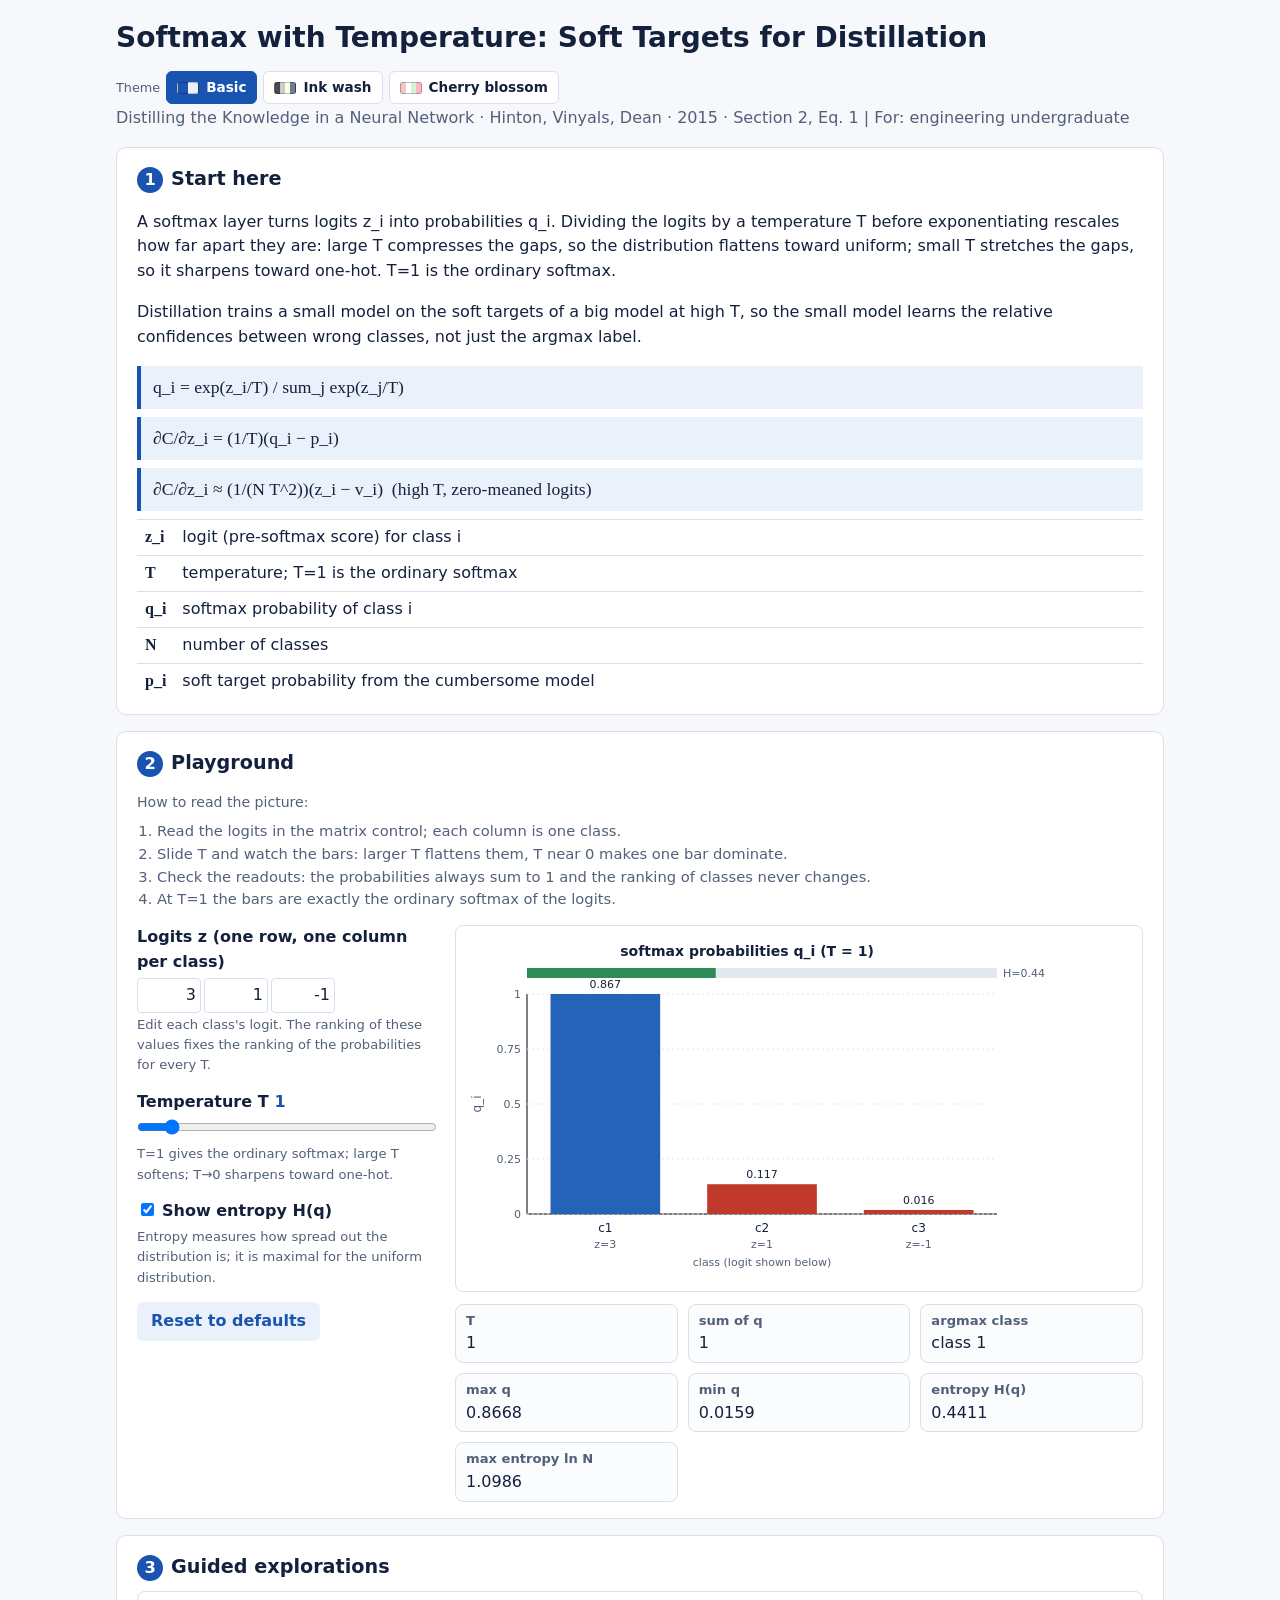
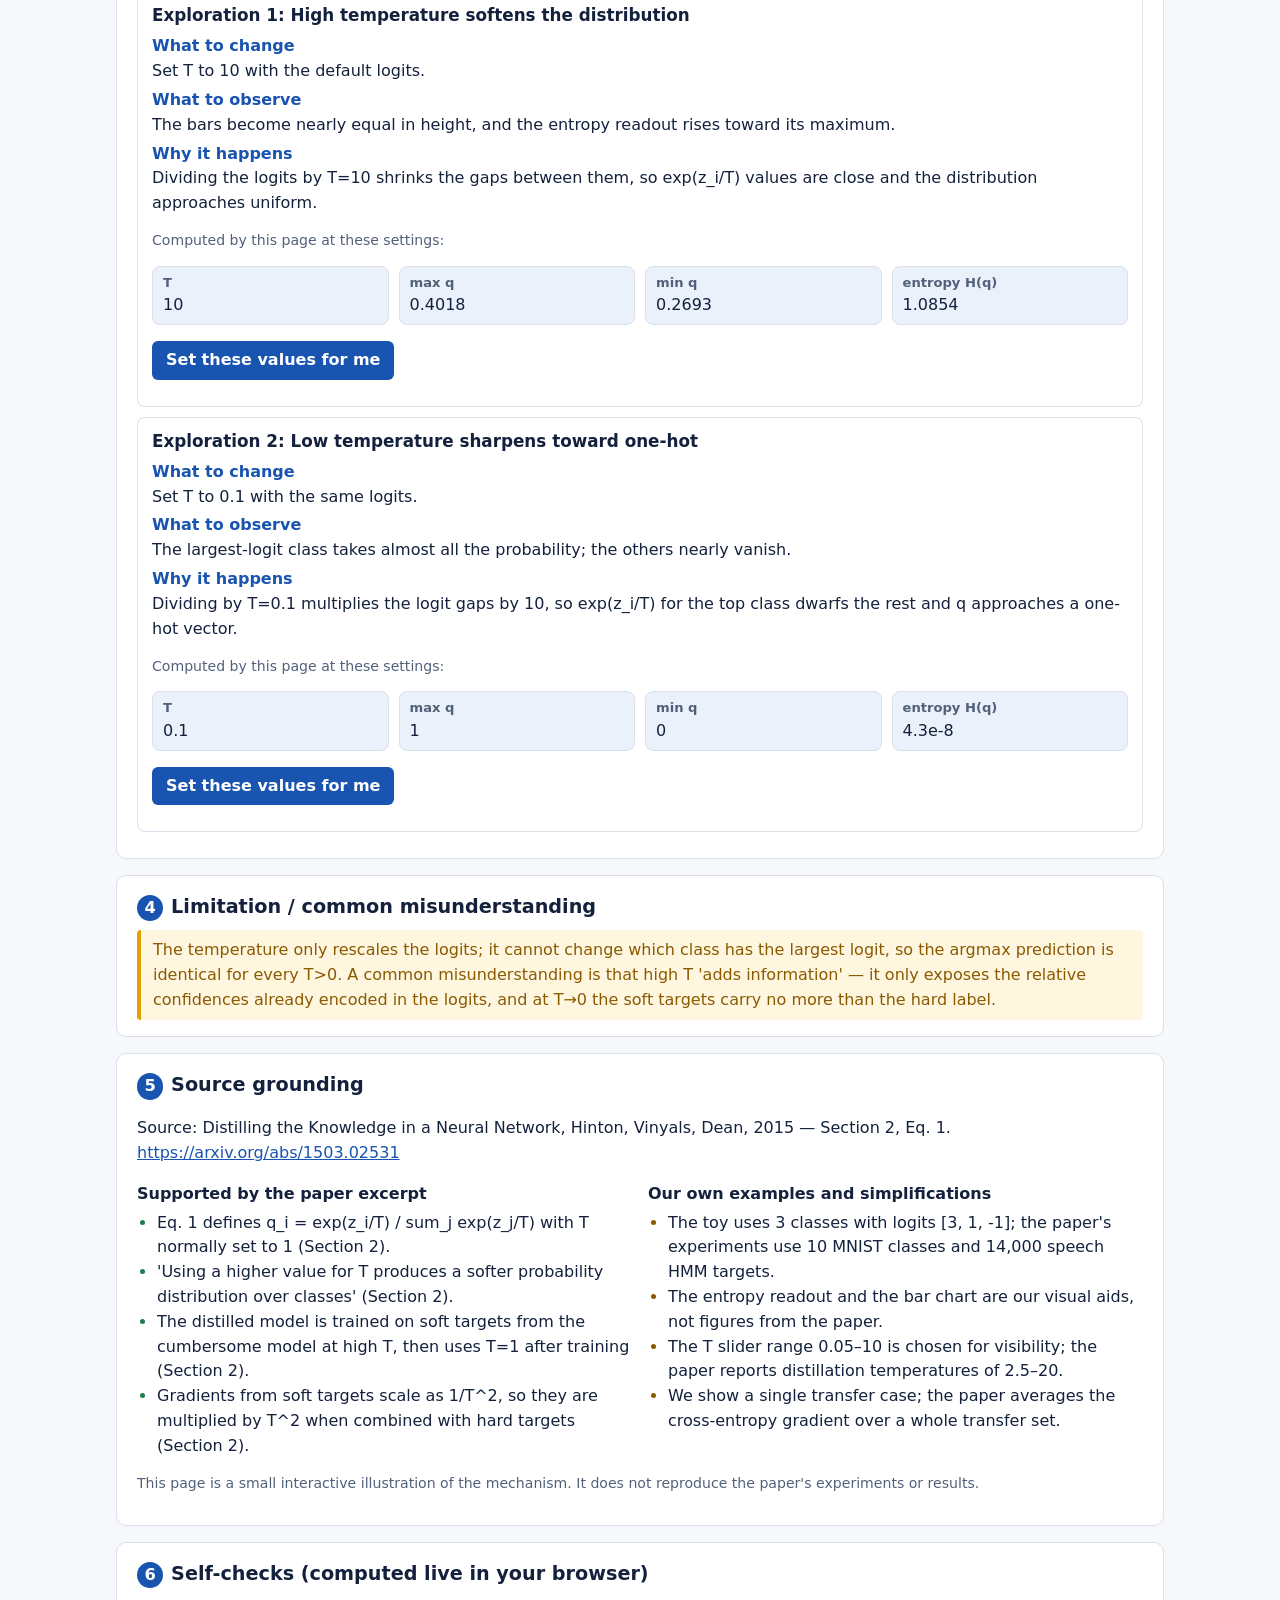
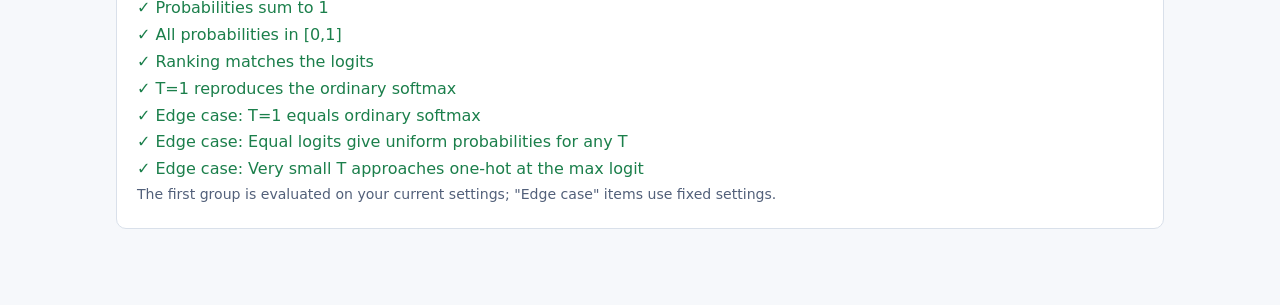
<file: example/temperature/out/index.html>
<!doctype html>
<html lang="en">
<head>
<meta charset="utf-8">
<meta name="viewport" content="width=device-width,initial-scale=1">
<title>Softmax with Temperature: Soft Targets for Distillation</title>
<style>
/* Themes. Every colour on the page, including the SVG charts (via H.c.* and H.color in runtime.js), comes from these variables. */
:root,:root[data-theme="basic"]{--bg:#f6f8fb;--card:#fff;--card2:#fbfcfe;--ink:#14213d;--mute:#52607a;--line:#d9e0ea;--acc:#1854b0;--accbg:#eaf1fb;--onacc:#fff;--ok:#1b7f4b;--bad:#b3261e;--badbg:#fdecea;--warn:#8a5a00;--warnbg:#fff6e0;--warnborder:#e0a100;--focus:#f0a500;--chart1:#2563b8;--chart2:#c0392b;--chart3:#2e8b57;--grid:#e3e8ef;--axis:#555;--heat0:#ecf4fc;--heat:#1854b0;--onheat:#fff}
/* Ink wash: charcoal #4A4A4A, gray #CBCBCB, ivory #FFFFE3, slate #6D8196 (text/accents darkened for contrast) */
:root[data-theme="inkwash"]{--bg:#FFFFE3;--card:#fffff2;--card2:#fbfbe9;--ink:#33363a;--mute:#5b5f63;--line:#CBCBCB;--acc:#4f6579;--accbg:#e9ecee;--onacc:#fffff2;--ok:#3f6b4a;--bad:#9b2c2c;--badbg:#f6e3df;--warn:#4A4A4A;--warnbg:#efeed2;--warnborder:#6D8196;--focus:#4f6579;--chart1:#4f6579;--chart2:#4A4A4A;--chart3:#8a98a6;--grid:#dcdcd0;--axis:#4A4A4A;--heat0:#f4f4de;--heat:#4A4A4A;--onheat:#fffff2}
/* Cherry blossom: pink #F2C7C7, white #FFFFFF, mint #D5F3D8, rose #FFB7C5 (text/accents deepened for contrast) */
:root[data-theme="cherry"]{--bg:#fdf2f4;--card:#ffffff;--card2:#fff8f9;--ink:#3b2a2f;--mute:#6f5a60;--line:#F2C7C7;--acc:#b03a5e;--accbg:#fbe3e6;--onacc:#fff;--ok:#2f7a47;--bad:#b3261e;--badbg:#fdecea;--warn:#2d5f3b;--warnbg:#D5F3D8;--warnborder:#5aa86f;--focus:#b03a5e;--chart1:#c2456b;--chart2:#3f9a5a;--chart3:#e08aa0;--grid:#f6dfe1;--axis:#6f5a60;--heat0:#fff1f4;--heat:#b03a5e;--onheat:#fff}
*{box-sizing:border-box}
body{margin:0;background:var(--bg);color:var(--ink);font:16px/1.55 system-ui,"Segoe UI",Arial,sans-serif}
main{max-width:1080px;margin:0 auto;padding:20px 16px 60px}
header h1{margin:0 0 4px;font-size:1.75rem;line-height:1.25}
header p{margin:2px 0;color:var(--mute)}
section{background:var(--card);border:1px solid var(--line);border-radius:10px;padding:16px 20px;margin:16px 0}
h2{margin:0 0 8px;font-size:1.2rem}
h2 .n{display:inline-block;background:var(--acc);color:var(--onacc);border-radius:50%;width:1.6em;height:1.6em;text-align:center;font-size:.85em;line-height:1.6em;margin-right:8px}
.eq{background:var(--accbg);border-left:4px solid var(--acc);padding:8px 12px;margin:8px 0;font-family:Cambria,"Times New Roman",serif;font-size:1.1rem;overflow-x:auto;white-space:pre-wrap}
table.sym{border-collapse:collapse;width:100%}
table.sym td{border-top:1px solid var(--line);padding:5px 8px;vertical-align:top}
table.sym td:first-child{white-space:nowrap;font-family:Cambria,"Times New Roman",serif;font-weight:bold;width:1%}
.play{display:grid;grid-template-columns:minmax(230px,300px) 1fr;gap:18px}
@media(max-width:760px){.play{grid-template-columns:1fr}}
.ctl{margin-bottom:14px}
.ctl .mgrid{max-width:100%;overflow-x:auto}
.ctl input[type=range]{margin:0}
.ctl label{font-weight:600;display:block;margin-bottom:3px}
.ctl .help{font-size:.82rem;color:var(--mute);margin-top:2px}
.ctl input[type=range]{width:100%}
.ctl .val{font-variant-numeric:tabular-nums;color:var(--acc);font-weight:700;margin-left:6px}
.ctl select{width:100%;padding:5px;background:var(--card);color:var(--ink);border:1px solid var(--line);border-radius:4px}
.mgrid{display:inline-grid;gap:3px}
.mgrid input{width:64px;padding:4px;-moz-appearance:textfield;appearance:textfield;background:var(--card);color:var(--ink);border:1px solid var(--line);border-radius:4px;font:inherit;text-align:right}
.mgrid input.bad{border-color:var(--bad);background:var(--badbg)}
.mgrid.dense input{width:54px;padding:3px}
.mgrid input::-webkit-outer-spin-button,.mgrid input::-webkit-inner-spin-button{-webkit-appearance:none;margin:0}
.mgrid span{font-size:.75rem;color:var(--mute);text-align:center}
.viz{overflow-x:auto;border:1px solid var(--line);border-radius:8px;padding:8px;background:var(--card)}
.err{color:var(--bad);font-weight:600;padding:8px}
.vals{margin-top:12px;display:grid;grid-template-columns:repeat(auto-fit,minmax(200px,1fr));gap:10px}
.val-card{border:1px solid var(--line);border-radius:8px;padding:6px 10px;background:var(--card2);overflow-x:auto}
.val-card b{display:block;font-size:.82rem;color:var(--mute);font-weight:600}
.val-card .big{font-size:1.25rem;font-variant-numeric:tabular-nums;font-weight:700}
table.mat{border-collapse:collapse;font-variant-numeric:tabular-nums;font-size:.9rem}
table.mat td,table.mat th{border:1px solid var(--line);padding:2px 7px;text-align:right}
table.mat th{background:var(--accbg);font-weight:600}
.steps{margin:6px 0 0;padding-left:20px;color:var(--mute);font-size:.92rem}
.exp{border:1px solid var(--line);border-radius:8px;padding:10px 14px;margin:10px 0}
.exp h3{margin:0 0 6px;font-size:1.05rem}
.exp .vals{margin:8px 0 4px}.exp .hl .val-card{background:var(--accbg)}
.exp dl{margin:0}.exp dt{font-weight:700;color:var(--acc);margin-top:4px}.exp dd{margin:0 0 0 0}
button{background:var(--acc);color:var(--onacc);border:0;border-radius:6px;padding:7px 14px;font:inherit;font-weight:600;cursor:pointer}
button.sec{background:var(--accbg);color:var(--acc)}
button:focus-visible,input:focus-visible,select:focus-visible{outline:3px solid var(--focus);outline-offset:2px}
.warn{background:var(--warnbg);border-left:4px solid var(--warnborder);padding:8px 12px;border-radius:4px;color:var(--warn)}
.two{display:grid;grid-template-columns:1fr 1fr;gap:16px}
@media(max-width:760px){.two{grid-template-columns:1fr}}
.two h3{margin:0 0 4px;font-size:1rem}
.two ul{margin:0;padding-left:20px}
.src li::marker{color:var(--ok)}.own li::marker{color:var(--warn)}
#checks li{list-style:none;margin:2px 0}
#checks{padding-left:0;margin:6px 0}
.pass{color:var(--ok)}.fail{color:var(--bad);font-weight:700}
.note{font-size:.88rem;color:var(--mute)}
a{color:var(--acc)}
.top{display:flex;flex-wrap:wrap;justify-content:space-between;align-items:flex-start;gap:12px}
.themes{display:flex;gap:6px;flex-wrap:wrap}
.themes button{background:var(--card);color:var(--ink);border:1px solid var(--line);padding:5px 10px;font-size:.85rem;font-weight:600;display:inline-flex;align-items:center;gap:7px}
.themes button[aria-pressed="true"]{background:var(--acc);color:var(--onacc);border-color:var(--acc)}
.themes .sw{width:22px;height:12px;border-radius:3px;border:1px solid rgba(0,0,0,.25);display:inline-block}
.themes-label{font-size:.8rem;color:var(--mute);align-self:center}
</style>
</head>
<body>
<main>
<header>
  <div class="top">
    <h1 id="title"></h1>
    <div class="themes" id="themes" role="group" aria-label="Color theme">
      <span class="themes-label">Theme</span>
      <button type="button" data-theme="basic" aria-pressed="true"><i class="sw" style="background:linear-gradient(90deg,#1854b0 50%,#eaf1fb 50%)"></i>Basic</button>
      <button type="button" data-theme="inkwash" aria-pressed="false"><i class="sw" style="background:linear-gradient(90deg,#4A4A4A 25%,#CBCBCB 25% 50%,#FFFFE3 50% 75%,#6D8196 75%)"></i>Ink wash</button>
      <button type="button" data-theme="cherry" aria-pressed="false"><i class="sw" style="background:linear-gradient(90deg,#F2C7C7 25%,#FFFFFF 25% 50%,#D5F3D8 50% 75%,#FFB7C5 75%)"></i>Cherry blossom</button>
    </div>
  </div>
  <p id="meta"></p>
</header>

<section id="start"><h2><span class="n">1</span>Start here</h2>
  <p id="idea"></p>
  <p id="why"></p>
  <div id="eqs"></div>
  <table class="sym" id="symbols" aria-label="Symbols"></table>
</section>

<section id="playground"><h2><span class="n">2</span>Playground</h2>
  <p class="note" id="howto"></p>
  <div class="play">
    <div><div id="controls"></div><button class="sec" id="reset" type="button">Reset to defaults</button></div>
    <div><div class="viz" id="viz" aria-live="polite"></div><div class="vals" id="vals"></div></div>
  </div>
</section>

<section id="explore"><h2><span class="n">3</span>Guided explorations</h2><div id="exps"></div></section>

<section id="limits"><h2><span class="n">4</span>Limitation / common misunderstanding</h2><div class="warn" id="limit"></div></section>

<section id="ground"><h2><span class="n">5</span>Source grounding</h2>
  <p id="paper"></p>
  <div class="two">
    <div class="src"><h3>Supported by the paper excerpt</h3><ul id="supp"></ul></div>
    <div class="own"><h3>Our own examples and simplifications</h3><ul id="ours"></ul></div>
  </div>
  <p class="note">This page is a small interactive illustration of the mechanism. It does not reproduce the paper's experiments or results. </p>
</section>

<section id="selfcheck"><h2><span class="n">6</span>Self-checks (computed live in your browser)</h2>
  <ul id="checks"></ul>
</section>
</main>

<script type="application/json" id="spec">{"title": "Softmax with Temperature: Soft Targets for Distillation", "paper": {"title": "Distilling the Knowledge in a Neural Network", "authors": "Hinton, Vinyals, Dean", "year": "2015", "section": "Section 2, Eq. 1"}, "equations": ["q_i = exp(z_i/T) / sum_j exp(z_j/T)", "∂C/∂z_i = (1/T)(q_i − p_i)", "∂C/∂z_i ≈ (1/(N T^2))(z_i − v_i)  (high T, zero-meaned logits)"], "idea": "A softmax layer turns logits z_i into probabilities q_i. Dividing the logits by a temperature T before exponentiating rescales how far apart they are: large T compresses the gaps, so the distribution flattens toward uniform; small T stretches the gaps, so it sharpens toward one-hot. T=1 is the ordinary softmax.", "why": "Distillation trains a small model on the soft targets of a big model at high T, so the small model learns the relative confidences between wrong classes, not just the argmax label.", "symbols": [{"sym": "z_i", "meaning": "logit (pre-softmax score) for class i"}, {"sym": "T", "meaning": "temperature; T=1 is the ordinary softmax"}, {"sym": "q_i", "meaning": "softmax probability of class i"}, {"sym": "N", "meaning": "number of classes"}, {"sym": "p_i", "meaning": "soft target probability from the cumbersome model"}], "steps": ["Read the logits in the matrix control; each column is one class.", "Slide T and watch the bars: larger T flattens them, T near 0 makes one bar dominate.", "Check the readouts: the probabilities always sum to 1 and the ranking of classes never changes.", "At T=1 the bars are exactly the ordinary softmax of the logits."], "controls": [{"id": "z", "label": "Logits z (one row, one column per class)", "type": "matrix", "default": [[3, 1, -1]], "min": -10, "max": 10, "step": 0.5, "help": "Edit each class's logit. The ranking of these values fixes the ranking of the probabilities for every T."}, {"id": "T", "label": "Temperature T", "type": "range", "min": 0.05, "max": 10, "step": 0.05, "default": 1, "help": "T=1 gives the ordinary softmax; large T softens; T→0 sharpens toward one-hot."}, {"id": "showEntropy", "label": "Show entropy H(q)", "type": "toggle", "default": true, "help": "Entropy measures how spread out the distribution is; it is maximal for the uniform distribution."}], "explorations": [{"title": "High temperature softens the distribution", "change": "Set T to 10 with the default logits.", "observe": "The bars become nearly equal in height, and the entropy readout rises toward its maximum.", "why": "Dividing the logits by T=10 shrinks the gaps between them, so exp(z_i/T) values are close and the distribution approaches uniform.", "set": {"T": 10, "z": [[3, 1, -1]]}, "expect": "s.entropy > 1.0"}, {"title": "Low temperature sharpens toward one-hot", "change": "Set T to 0.1 with the same logits.", "observe": "The largest-logit class takes almost all the probability; the others nearly vanish.", "why": "Dividing by T=0.1 multiplies the logit gaps by 10, so exp(z_i/T) for the top class dwarfs the rest and q approaches a one-hot vector.", "set": {"T": 0.1, "z": [[3, 1, -1]]}, "expect": "s.q[0][0] > 0.99"}], "limitation": "The temperature only rescales the logits; it cannot change which class has the largest logit, so the argmax prediction is identical for every T>0. A common misunderstanding is that high T 'adds information' — it only exposes the relative confidences already encoded in the logits, and at T→0 the soft targets carry no more than the hard label.", "invariants": [{"label": "Probabilities sum to 1", "test": "H.close(H.sum(s.q[0]),1,1e-9)"}, {"label": "All probabilities in [0,1]", "test": "s.q[0].every(v=>v>=0 && v<=1)"}, {"label": "Ranking matches the logits", "test": "s.q[0].every((v,i)=>s.q[0].every((w,j)=> (p.z[0][i]-p.z[0][j])*(v-w) >= -1e-12))"}, {"label": "T=1 reproduces the ordinary softmax", "test": "H.close(s.q[0][0], Math.exp(p.z[0][0])/p.z[0].reduce((a,b)=>a+Math.exp(b),0), 1e-9) || !H.close(p.T,1,1e-9)"}], "tests": [{"label": "T=1 equals ordinary softmax", "set": {"T": 1, "z": [[2, 0, -2]]}, "test": "H.close(s.q[0][0], Math.exp(2)/(Math.exp(2)+Math.exp(0)+Math.exp(-2)), 1e-9)"}, {"label": "Equal logits give uniform probabilities for any T", "set": {"T": 3, "z": [[1, 1, 1]]}, "test": "s.q[0].every(v=>H.close(v,1/3,1e-9))"}, {"label": "Very small T approaches one-hot at the max logit", "set": {"T": 0.05, "z": [[4, 0, -4]]}, "test": "s.q[0][0] > 0.999"}], "supported": ["Eq. 1 defines q_i = exp(z_i/T) / sum_j exp(z_j/T) with T normally set to 1 (Section 2).", "'Using a higher value for T produces a softer probability distribution over classes' (Section 2).", "The distilled model is trained on soft targets from the cumbersome model at high T, then uses T=1 after training (Section 2).", "Gradients from soft targets scale as 1/T^2, so they are multiplied by T^2 when combined with hard targets (Section 2)."], "ours": ["The toy uses 3 classes with logits [3, 1, -1]; the paper's experiments use 10 MNIST classes and 14,000 speech HMM targets.", "The entropy readout and the bar chart are our visual aids, not figures from the paper.", "The T slider range 0.05–10 is chosen for visibility; the paper reports distillation temperatures of 2.5–20.", "We show a single transfer case; the paper averages the cross-entropy gradient over a whole transfer set."], "compute": "const z = p.z[0];\nconst N = z.length;\nconst T = Math.max(p.T, 1e-6);\nconst maxZ = Math.max(...z);\nconst exps = z.map(v => Math.exp((v - maxZ) / T));\nconst sumExp = H.sum(exps);\nconst q = exps.map(e => e / sumExp);\nconst entropy = -q.reduce((a, v) => a + (v > 0 ? v * Math.log(v) : 0), 0);\nconst maxEntropy = Math.log(N);\nconst argmax = z.indexOf(maxZ);\nconst show = [\n  {label: \"T\", value: H.fmt(T, 2)},\n  {label: \"sum of q\", value: H.fmt(H.sum(q), 6)},\n  {label: \"argmax class\", value: \"class \" + (argmax + 1)},\n  {label: \"max q\", value: H.fmt(Math.max(...q), 4)},\n  {label: \"min q\", value: H.fmt(Math.min(...q), 4)}\n];\nif (p.showEntropy) {\n  show.push({label: \"entropy H(q)\", value: H.fmt(entropy, 4)});\n  show.push({label: \"max entropy ln N\", value: H.fmt(maxEntropy, 4)});\n}\nreturn {show, q: [q], z: [z], T, entropy, maxEntropy, N, argmax};", "draw": "const N = s.N;\nconst W = 560, Hh = 340;\nconst padL = 60, padR = 30, padT = 60, padB = 60;\nconst plotW = W - padL - padR;\nconst plotH = Hh - padT - padB;\nconst barW = plotW / N;\nconst maxQ = Math.max(...s.q[0], 1e-9);\nlet inner = \"\";\ninner += H.text(W / 2, 22, \"softmax probabilities q_i  (T = \" + H.fmt(s.T, 2) + \")\", {size: 14, anchor: \"middle\", fill: H.c.ink, weight: \"bold\"});\ninner += H.line(padL, padT + plotH, padL + plotW, padT + plotH, H.c.axis, 1.5);\ninner += H.line(padL, padT, padL, padT + plotH, H.c.axis, 1.5);\nfor (let g = 0; g <= 4; g++) {\n  const yv = g / 4;\n  const y = padT + plotH - yv * plotH;\n  inner += H.line(padL, y, padL + plotW, y, H.c.grid, 1, \"2 3\");\n  inner += H.text(padL - 6, y + 4, H.fmt(yv, 2), {size: 11, anchor: \"end\", fill: H.c.mute});\n}\nfor (let i = 0; i < N; i++) {\n  const x = padL + i * barW + barW * 0.15;\n  const bw = barW * 0.7;\n  const bh = (s.q[0][i] / maxQ) * plotH;\n  const y = padT + plotH - bh;\n  const col = i === s.argmax ? H.c.chart1 : H.c.chart2;\n  inner += H.rect(x, y, bw, bh, col);\n  inner += H.text(x + bw / 2, y - 6, H.fmt(s.q[0][i], 3), {size: 11, anchor: \"middle\", fill: H.c.ink});\n  inner += H.text(x + bw / 2, padT + plotH + 18, \"c\" + (i + 1), {size: 12, anchor: \"middle\", fill: H.c.ink});\n  inner += H.text(x + bw / 2, padT + plotH + 34, \"z=\" + H.fmt(s.z[0][i], 1), {size: 11, anchor: \"middle\", fill: H.c.mute});\n}\ninner += H.text(padL + plotW / 2, Hh - 8, \"class (logit shown below)\", {size: 11, anchor: \"middle\", fill: H.c.mute});\ninner += H.text(14, padT + plotH / 2, \"q_i\", {size: 12, anchor: \"middle\", fill: H.c.mute, rotate: -90});\nif (p.showEntropy) {\n  const frac = s.maxEntropy > 0 ? s.entropy / s.maxEntropy : 0;\n  const bx = padL, by = 34, bw2 = plotW, bh2 = 10;\n  inner += H.rect(bx, by, bw2, bh2, H.c.grid);\n  inner += H.rect(bx, by, bw2 * Math.max(0, Math.min(1, frac)), bh2, H.c.chart3);\n  inner += H.text(bx + bw2 + 6, by + 9, \"H=\" + H.fmt(s.entropy, 2), {size: 11, anchor: \"start\", fill: H.c.mute});\n}\nreturn H.svg(W, Hh, inner, \"Softmax probabilities versus temperature\");", "source_url": "https://arxiv.org/abs/1503.02531", "audience": "engineering undergraduate"}</script>
<script>
/* Generic drawing/formatting helpers shared by the page and the Python-side checker.
   Pure JS: no DOM access, so it also runs inside the headless QuickJS checker.
   Generated spec code calls these as H.*; every helper returns an SVG/HTML string. */
var H = (function () {
  function num(x) { x = Number(x); return isFinite(x) ? x : 0; }
  function fmt(x, d) {
    if (typeof x !== 'number') return String(x);
    if (isNaN(x)) return 'NaN';
    if (!isFinite(x)) return x > 0 ? '∞' : '-∞';
    d = d == null ? 3 : d;
    if (Math.abs(x) < 1e-12) return '0'; // floating-point noise, e.g. a mean of -2.8e-17
    var r = Number(x.toFixed(d));
    if (r === 0 && x !== 0) r = Number(x.toPrecision(2)); // never show a tiny non-zero value (e.g. 0.0001) as 0
    return String(r);
  }
  function esc(s) {
    return String(s).replace(/&/g, '&amp;').replace(/</g, '&lt;').replace(/>/g, '&gt;').replace(/"/g, '&quot;');
  }
  // Theme-aware colours: CSS variables defined per theme in template.html, so charts follow the theme switcher.
  var C = { ink: 'var(--ink)', mute: 'var(--mute)', chart1: 'var(--chart1)', chart2: 'var(--chart2)', chart3: 'var(--chart3)',
            good: 'var(--ok)', bad: 'var(--bad)', grid: 'var(--grid)', axis: 'var(--axis)', bg: 'var(--card)' };
  // sequential colour, t in [0,1]: theme's pale heat colour -> theme's deep heat colour
  function color(t) {
    t = Math.max(0, Math.min(1, num(t)));
    return 'color-mix(in srgb, var(--heat) ' + Math.round(t * 100) + '%, var(--heat0))';
  }
  function ink(t) { return num(t) > 0.55 ? 'var(--onheat)' : 'var(--ink)'; }
  function svg(w, h, inner, label) {
    return '<svg xmlns="http://www.w3.org/2000/svg" viewBox="0 0 ' + w + ' ' + h +
      '" width="100%" style="max-width:' + w + 'px;height:auto" role="img" aria-label="' + esc(label || 'visualization') +
      '" font-family="system-ui,Segoe UI,Arial,sans-serif">' + inner + '</svg>';
  }
  function rect(x, y, w, h, fill, extra) {
    return '<rect x="' + num(x) + '" y="' + num(y) + '" width="' + Math.max(0, num(w)) + '" height="' + Math.max(0, num(h)) +
      '" fill="' + (fill || 'var(--grid)') + '" ' + (extra || '') + '/>';
  }
  function text(x, y, s, o) {
    o = o || {};
    if (s === undefined || s === null || (typeof s === 'number' && !isFinite(s))) s = '';
    return '<text x="' + num(x) + '" y="' + num(y) + '" font-size="' + (o.size || 12) + '" text-anchor="' + (o.anchor || 'start') +
      '" fill="' + (o.fill || 'var(--ink)') + '"' + (o.weight ? ' font-weight="' + o.weight + '"' : '') +
      (o.rotate ? ' transform="rotate(' + o.rotate + ' ' + num(x) + ' ' + num(y) + ')"' : '') + '>' + esc(s) + '</text>';
  }
  function line(x1, y1, x2, y2, stroke, w, dash) {
    return '<line x1="' + num(x1) + '" y1="' + num(y1) + '" x2="' + num(x2) + '" y2="' + num(y2) + '" stroke="' + (stroke || 'var(--axis)') +
      '" stroke-width="' + (w || 1) + '"' + (dash ? ' stroke-dasharray="' + dash + '"' : '') + '/>';
  }
  function circle(x, y, r, fill, extra) {
    return '<circle cx="' + num(x) + '" cy="' + num(y) + '" r="' + num(r) + '" fill="' + (fill || 'var(--chart2)') + '" ' + (extra || '') + '/>';
  }
  // Matrix as coloured cells with numbers. o: x,y,cw,ch,d,max,min,rows,cols,title,signed
  function heat(M, o) {
    o = o || {};
    var x0 = o.x || 0, y0 = o.y || 0, cw = o.cw || 54, ch = o.ch || 34, d = o.d == null ? 2 : o.d;
    var flat = [].concat.apply([], M), mx = o.max != null ? o.max : Math.max.apply(null, flat.map(Math.abs).concat([1e-9]));
    var mn = o.min != null ? o.min : 0;
    var out = '';
    if (!Array.isArray(o.rows)) o.rows = null;
    if (!Array.isArray(o.cols)) o.cols = null;
    if (o.title) out += text(x0, y0 - 8 - (o.cols ? 14 : 0), o.title, { weight: 'bold', size: 13 });
    for (var i = 0; i < M.length; i++) {
      if (o.rows && o.rows[i] != null) out += text(x0 - 6, y0 + i * ch + ch / 2 + 4, o.rows[i], { anchor: 'end', size: 11 });
      for (var j = 0; j < M[i].length; j++) {
        var v = num(M[i][j]), t = mx > mn ? (Math.abs(v) - mn) / (mx - mn) : 0;
        out += rect(x0 + j * cw, y0 + i * ch, cw - 2, ch - 2, color(t), 'rx="3"') +
          text(x0 + j * cw + (cw - 2) / 2, y0 + i * ch + ch / 2 + 4, fmt(v, d), { anchor: 'middle', size: 12, fill: ink(t) });
      }
    }
    if (o.cols) for (var k = 0; k < (M[0] || []).length && k < o.cols.length; k++) out += text(x0 + k * cw + cw / 2, y0 - 6, o.cols[k], { anchor: 'middle', size: 11 });
    return out;
  }
  // Vertical bars. o: x,y,w,h,labels,max,d,fill,fills,title,ylabel
  function bars(vals, o) {
    o = o || {};
    var x0 = o.x || 40, y0 = o.y || 10, w = o.w || 300, h = o.h || 160, d = o.d == null ? 3 : o.d;
    var nums = vals.map(num);
    var mx = o.max != null ? o.max : Math.max.apply(null, nums.concat([1e-9]));
    var mn = o.min != null ? o.min : Math.min.apply(null, nums.concat([0])); // negative values get bars below a zero line
    if (mx <= mn) mx = mn + 1;
    function Y(v) { return y0 + h * (mx - v) / (mx - mn); }
    var n = vals.length, bw = w / Math.max(1, n), out = '', yz = Y(Math.max(mn, Math.min(mx, 0)));
    if (o.title) out += text(x0, y0 - 2, o.title, { weight: 'bold', size: 13 });
    out += line(x0, yz, x0 + w, yz, 'var(--axis)') + line(x0, y0, x0, y0 + h, 'var(--axis)');
    for (var t = 0; t <= 4; t++) {
      var tv = mn + (mx - mn) * t / 4, yy = Y(tv);
      out += line(x0 - 3, yy, x0, yy, 'var(--axis)') + text(x0 - 6, yy + 4, fmt(tv, 2), { anchor: 'end', size: 10 });
      if (t > 0) out += line(x0, yy, x0 + w, yy, 'var(--grid)');
    }
    for (var i = 0; i < n; i++) {
      var v = Math.max(mn, Math.min(mx, nums[i])), top = Y(Math.max(v, 0)), bot = Y(Math.min(v, 0)), bx = x0 + i * bw + bw * 0.15;
      out += rect(bx, top, bw * 0.7, bot - top, (o.fills && o.fills[i]) || o.fill || 'var(--chart1)') +
        text(bx + bw * 0.35, v < 0 ? bot + 13 : top - 4, fmt(nums[i], d), { anchor: 'middle', size: 11 });
      if (Array.isArray(o.labels) && o.labels[i] != null) out += text(bx + bw * 0.35, y0 + h + 15 + (mn < 0 ? 14 : 0), o.labels[i], { anchor: 'middle', size: 11 });
    }
    if (o.ylabel) out += text(12, y0 + h / 2, o.ylabel, { anchor: 'middle', size: 11, rotate: -90 });
    return out;
  }
  // Line plot. series:[{xs,ys,color,label,dash}] o: x,y,w,h,xmin,xmax,ymin,ymax,xlabel,ylabel,title,marks:[{x,y,label}]
  function plot(series, o) {
    o = o || {};
    var x0 = o.x || 46, y0 = o.y || 14, w = o.w || 320, h = o.h || 200, all = [];
    series.forEach(function (s) { s.xs.forEach(function (_, i) { all.push([num(s.xs[i]), num(s.ys[i])]); }); });
    var xmin = o.xmin != null ? o.xmin : Math.min.apply(null, all.map(function (p) { return p[0]; }));
    var xmax = o.xmax != null ? o.xmax : Math.max.apply(null, all.map(function (p) { return p[0]; }));
    var ymin = o.ymin != null ? o.ymin : Math.min.apply(null, all.map(function (p) { return p[1]; }));
    var ymax = o.ymax != null ? o.ymax : Math.max.apply(null, all.map(function (p) { return p[1]; }));
    if (xmax === xmin) xmax = xmin + 1;
    if (ymax === ymin) ymax = ymin + 1;
    function X(v) { return x0 + (num(v) - xmin) / (xmax - xmin) * w; }
    function Y(v) { return y0 + h - (num(v) - ymin) / (ymax - ymin) * h; }
    var out = '';
    if (o.title) out += text(x0, y0 - 4, o.title, { weight: 'bold', size: 13 });
    for (var t = 0; t <= 4; t++) {
      var gx = x0 + w * t / 4, gy = y0 + h - h * t / 4;
      out += line(gx, y0, gx, y0 + h, 'var(--grid)') + line(x0, gy, x0 + w, gy, 'var(--grid)') +
        text(gx, y0 + h + 15, fmt(xmin + (xmax - xmin) * t / 4, 2), { anchor: 'middle', size: 10 }) +
        text(x0 - 6, gy + 4, fmt(ymin + (ymax - ymin) * t / 4, 2), { anchor: 'end', size: 10 });
    }
    out += line(x0, y0 + h, x0 + w, y0 + h, 'var(--axis)') + line(x0, y0, x0, y0 + h, 'var(--axis)');
    series.forEach(function (s, k) {
      var pts = s.xs.map(function (_, i) { return X(s.xs[i]).toFixed(1) + ',' + Y(s.ys[i]).toFixed(1); }).join(' ');
      out += '<polyline points="' + pts + '" fill="none" stroke="' + (s.color || ['var(--chart1)', 'var(--chart2)', 'var(--chart3)'][k % 3]) +
        '" stroke-width="2.2"' + (s.dash ? ' stroke-dasharray="' + s.dash + '"' : '') + '/>';
      if (s.label) out += text(x0 + w - 4, y0 + 14 + 14 * k, s.label, { anchor: 'end', size: 11, fill: s.color || ['var(--chart1)', 'var(--chart2)', 'var(--chart3)'][k % 3] });
    });
    (o.marks || []).forEach(function (m) {
      out += circle(X(m.x), Y(m.y), 5, m.color || 'var(--chart2)') +
        (m.label ? text(X(m.x) + 8, Y(m.y) - 8, m.label, { size: 11 }) : '');
    });
    if (o.xlabel) out += text(x0 + w / 2, y0 + h + 32, o.xlabel, { anchor: 'middle', size: 11 });
    if (o.ylabel) out += text(12, y0 + h / 2, o.ylabel, { anchor: 'middle', size: 11, rotate: -90 });
    return out;
  }
  // HTML table of a matrix. o: rows, cols, d
  function table(M, o) {
    o = o || {};
    if (!Array.isArray(M[0])) M = [M];
    var d = o.d == null ? 3 : o.d, s = '<table class="mat">';
    if (!Array.isArray(o.rows)) o.rows = null;
    if (Array.isArray(o.cols)) s += '<tr><th></th>' + o.cols.map(function (c) { return '<th>' + esc(c) + '</th>'; }).join('') + '</tr>';
    M.forEach(function (r, i) {
      s += '<tr>' + (o.rows && o.rows[i] != null ? '<th>' + esc(o.rows[i]) + '</th>' : (o.rows ? '<th></th>' : '')) +
        r.map(function (v) { return '<td>' + fmt(v, d) + '</td>'; }).join('') + '</tr>';
    });
    return s + '</table>';
  }
  // ---- small numeric helpers (for compute code and invariant tests) ----
  function sum(a) { var t = 0; for (var i = 0; i < a.length; i++) t += a[i]; return t; }
  // numbers, or arrays/matrices of any depth compared element by element (same shape required)
  function close(a, b, tol) {
    if (Array.isArray(a) || Array.isArray(b)) {
      if (!Array.isArray(a) || !Array.isArray(b) || a.length !== b.length) return false;
      for (var i = 0; i < a.length; i++) if (!close(a[i], b[i], tol)) return false;
      return true;
    }
    return Math.abs(a - b) <= (tol == null ? 1e-9 : tol) * Math.max(1, Math.abs(a), Math.abs(b));
  }
  function rowSums(M) { return M.map(sum); }
  function transpose(M) { return M[0].map(function (_, j) { return M.map(function (r) { return r[j]; }); }); }
  function matmul(A, B) {
    return A.map(function (r) { return B[0].map(function (_, j) { var t = 0; for (var k = 0; k < r.length; k++) t += r[k] * B[k][j]; return t; }); });
  }
  return { c: C, sum: sum, close: close, rowSums: rowSums, transpose: transpose, matmul: matmul, num: num, fmt: fmt, esc: esc, color: color, ink: ink, svg: svg, rect: rect, text: text, line: line, circle: circle, heat: heat, bars: bars, plot: plot, table: table };
})();

</script>
<script>
(function () {
  'use strict';
  var SPEC = JSON.parse(document.getElementById('spec').textContent);
  /* ---------- theme switcher (choice is remembered when the browser allows it) ---------- */
  var THEMES = ['basic', 'inkwash', 'cherry'];
  function applyTheme(name) {
    if (THEMES.indexOf(name) < 0) name = 'basic';
    document.documentElement.setAttribute('data-theme', name);
    Array.prototype.forEach.call(document.querySelectorAll('#themes button'), function (b) {
      b.setAttribute('aria-pressed', String(b.getAttribute('data-theme') === name));
    });
    try { localStorage.setItem('p2p-theme', name); } catch (e) {}
  }
  Array.prototype.forEach.call(document.querySelectorAll('#themes button'), function (b) {
    b.addEventListener('click', function () { applyTheme(b.getAttribute('data-theme')); });
  });
  var savedTheme = 'basic';
  try { savedTheme = localStorage.getItem('p2p-theme') || 'basic'; } catch (e) {}
  applyTheme(savedTheme);
  function $(id) { return document.getElementById(id); }
  function el(tag, props, kids) {
    var e = document.createElement(tag);
    for (var k in (props || {})) { if (k === 'text') e.textContent = props[k]; else if (k === 'html') e.innerHTML = props[k]; else e.setAttribute(k, props[k]); }
    (kids || []).forEach(function (c) { e.appendChild(c); });
    return e;
  }
  function mkFn(args, src) {
    var wrap = function (b) { return 'return (function(){\n' + b + '\n}).call(this);'; };
    try { return new Function(args, wrap('return (' + src + '\n);')); } catch (e) { return new Function(args, wrap(src)); }
  }
  var compute = mkFn('p,H', SPEC.compute);
  var draw = mkFn('s,p,H', SPEC.draw);
  var invs = (SPEC.invariants || []).map(function (i) { return { label: i.label, fn: mkFn('s,p,H', i.test) }; });
  var tests = (SPEC.tests || []).map(function (t) { return { label: t.label, set: t.set || {}, fn: mkFn('s,p,H', t.test) }; });
  var ctrls = SPEC.controls || [];

  function clone(x) { return JSON.parse(JSON.stringify(x)); }
  function defaults() { var p = {}; ctrls.forEach(function (c) { p[c.id] = clone(c.default); }); return p; }
  var P = defaults();
  var widgets = {};

  /* ---------- static text ---------- */
  $('title').textContent = SPEC.title;
  var pp = SPEC.paper || {};
  $('meta').textContent = [pp.title, pp.authors, pp.year, pp.section].filter(Boolean).join(' · ') +
    (SPEC.audience ? '  |  For: ' + SPEC.audience : '');
  $('idea').textContent = SPEC.idea;
  $('why').textContent = SPEC.why;
  (SPEC.equations || []).forEach(function (q) { $('eqs').appendChild(el('div', { 'class': 'eq', text: q })); });
  (SPEC.symbols || []).forEach(function (s) {
    $('symbols').appendChild(el('tr', {}, [el('td', { text: s.sym }), el('td', { text: s.meaning })]));
  });
  if (SPEC.steps && SPEC.steps.length) {
    $('howto').textContent = 'How to read the picture:';
    var ol = el('ol', { 'class': 'steps' });
    SPEC.steps.forEach(function (t) { ol.appendChild(el('li', { text: t })); });
    $('howto').appendChild(ol);
  } else $('howto').textContent = 'Change a control and watch the picture and the numbers update.';
  $('limit').textContent = SPEC.limitation;
  $('paper').textContent = 'Source: ' + [pp.title, pp.authors, pp.year].filter(Boolean).join(', ') + (pp.section ? ' — ' + pp.section : '') + '. ';
  if (SPEC.source_url) { var a = el('a', { href: SPEC.source_url, text: SPEC.source_url, rel: 'noopener' }); $('paper').appendChild(a); }
  (SPEC.supported || []).forEach(function (t) { $('supp').appendChild(el('li', { text: t })); });
  (SPEC.ours || []).forEach(function (t) { $('ours').appendChild(el('li', { text: t })); });

  /* ---------- controls ---------- */
  function setWidget(c) {
    var w = widgets[c.id], v = P[c.id];
    if (c.type === 'range') { w.input.value = v; w.val.textContent = H.fmt(Number(v), 3); }
    else if (c.type === 'toggle') w.input.checked = !!v;
    else if (c.type === 'select') w.input.value = String(v);
    else if (c.type === 'matrix') w.inputs.forEach(function (row, i) { row.forEach(function (inp, j) { inp.value = v[i][j]; inp.className = ''; }); });
  }
  ctrls.forEach(function (c) {
    var box = el('div', { 'class': 'ctl' });
    var id = 'c_' + c.id;
    var lab = el('label', { 'for': id, text: c.label });
    box.appendChild(lab);
    var w = widgets[c.id] = {};
    if (c.type === 'range') {
      w.val = el('span', { 'class': 'val' }); lab.appendChild(w.val);
      w.input = el('input', { type: 'range', id: id, min: c.min, max: c.max, step: c.step || 'any' });
      w.input.addEventListener('input', function () { P[c.id] = Number(w.input.value); w.val.textContent = H.fmt(P[c.id], 3); update(); });
      box.appendChild(w.input);
    } else if (c.type === 'toggle') {
      w.input = el('input', { type: 'checkbox', id: id });
      lab.insertBefore(w.input, lab.firstChild); w.input.style.marginRight = '8px';
      w.input.addEventListener('change', function () { P[c.id] = w.input.checked; update(); });
    } else if (c.type === 'select') {
      w.input = el('select', { id: id });
      (c.options || []).forEach(function (o) { w.input.appendChild(el('option', { value: String(o.value != null ? o.value : o), text: String(o.label != null ? o.label : o) })); });
      w.input.addEventListener('change', function () {
        var opt = (c.options || []).filter(function (o) { return String(o.value != null ? o.value : o) === w.input.value; })[0];
        var raw = opt && opt.value != null ? opt.value : w.input.value;
        P[c.id] = (typeof c.default === 'number') ? Number(raw) : raw; update();
      });
      box.appendChild(w.input);
    } else if (c.type === 'matrix') {
      var R = c.default.length, C = c.default[0].length;
      var g = el('div', { 'class': 'mgrid', role: 'group', 'aria-labelledby': id });
      if (C > 4) g.className += ' dense';
      g.style.gridTemplateColumns = (c.rowLabels ? 'auto ' : '') + 'repeat(' + C + ',auto)';
      if (c.colLabels) { if (c.rowLabels) g.appendChild(el('span')); c.colLabels.forEach(function (t) { g.appendChild(el('span', { text: t })); }); }
      w.inputs = [];
      for (var i = 0; i < R; i++) {
        w.inputs.push([]);
        if (c.rowLabels) g.appendChild(el('span', { text: c.rowLabels[i] }));
        for (var j = 0; j < C; j++) {
          (function (i, j) {
            var inp = el('input', { type: 'number', step: c.step || 'any', 'aria-label': c.label + ' row ' + (i + 1) + ' column ' + (j + 1) });
            if (c.min != null) inp.min = c.min; if (c.max != null) inp.max = c.max;
            inp.addEventListener('input', function () {
              var v = parseFloat(inp.value);
              if (!isFinite(v)) { inp.className = 'bad'; return; }
              if (c.min != null && v < c.min) v = c.min; if (c.max != null && v > c.max) v = c.max;
              inp.className = ''; P[c.id][i][j] = v; update();
            });
            w.inputs[i].push(inp); g.appendChild(inp);
          })(i, j);
        }
      }
      box.appendChild(g);
    }
    if (c.help) box.appendChild(el('div', { 'class': 'help', text: c.help }));
    $('controls').appendChild(box);
    setWidget(c);
  });
  $('reset').addEventListener('click', function () { P = defaults(); ctrls.forEach(setWidget); update(); });

  /* ---------- rendering ---------- */
  function showValue(v) {
    if (typeof v === 'number') return el('div', { 'class': 'big', text: H.fmt(v, 4) });
    if (Array.isArray(v)) return el('div', { html: H.table(v, {}) });
    if (v && typeof v === 'object' && v.matrix) return el('div', { html: H.table(v.matrix, v) });
    return el('div', { text: String(v) });
  }
  var lastS = null;
  function runInvariants(s, p) {
    return invs.map(function (i) {
      var ok = false, err = '';
      try { ok = i.fn(s, p, H) === true; } catch (e) { err = String(e.message || e); }
      return { label: i.label, ok: ok, err: err };
    });
  }
  function renderChecks(live) {
    var ul = $('checks'); ul.textContent = '';
    live.forEach(function (r) {
      ul.appendChild(el('li', { 'class': r.ok ? 'pass' : 'fail', text: (r.ok ? '✓ ' : '✗ ') + r.label + (r.err ? ' (' + r.err + ')' : '') }));
    });
    ul.appendChild(el('li', { 'class': 'note', text: 'The first group is evaluated on your current settings; "Edge case" items use fixed settings.' }));
    if ((SPEC.dropped_checks || []).length)
      ul.appendChild(el('li', { 'class': 'note', text: 'Not shown because the generator could not verify them against its own calculation: ' + SPEC.dropped_checks.join('; ') + '.' }));
  }
  var edgeResults = tests.map(function (t) {
    var p = defaults(); for (var k in t.set) p[k] = clone(t.set[k]);
    var ok = false, err = '';
    try { var s = compute(p, H); ok = t.fn(s, p, H) === true; } catch (e) { err = String(e.message || e); }
    return { label: 'Edge case: ' + t.label, ok: ok, err: err };
  });
  /* Remove exact duplicate labels and nudge overlapping labels apart (by at most 16px) so text stays readable. */
  function declutter(box) {
    var svg = box.querySelector('svg');
    if (!svg || !svg.getBBox) return;
    try {
      var seen = {}, placed = [];
      [].slice.call(svg.querySelectorAll('text')).forEach(function (t) {
        if (!t.textContent.trim() || t.getAttribute('transform')) return;
        var key = t.textContent + '|' + t.getAttribute('x') + '|' + t.getAttribute('y');
        if (seen[key]) { t.parentNode.removeChild(t); return; }
        seen[key] = 1;
        var b = t.getBBox();
        function clear(dy) {
          for (var i = 0; i < placed.length; i++) {
            var p = placed[i];
            if (b.x < p.x1 - 1 && b.x + b.width > p.x0 + 1 && b.y + dy < p.y1 - 1 && b.y + dy + b.height > p.y0 + 1) return false;
          }
          return true;
        }
        var dy = 0, tries = [-4, 4, -8, 8, -12, 12, -16, 16];
        if (!clear(0)) for (var k = 0; k < tries.length; k++) if (clear(tries[k])) { dy = tries[k]; break; }
        if (dy) t.setAttribute('y', (parseFloat(t.getAttribute('y')) || 0) + dy);
        placed.push({ x0: b.x, x1: b.x + b.width, y0: b.y + dy, y1: b.y + b.height + dy });
      });
    } catch (e) {}
  }
  /* Grow the SVG's viewBox to include everything that was drawn, so nothing is clipped at the edges. */
  function fitSvg(box) {
    var svg = box.querySelector('svg');
    if (!svg || !svg.viewBox || !svg.viewBox.baseVal || !svg.getBBox) return;
    try {
      var vb = svg.viewBox.baseVal, b = svg.getBBox(), pad = 6;
      if (!b.width || !b.height) return;
      // grow to fit what was drawn, but by at most 35% per side so one stray element cannot shrink the whole picture
      var gx = vb.width * 0.35, gy = vb.height * 0.35;
      var x0 = Math.max(vb.x - gx, Math.min(vb.x, b.x - pad)), y0 = Math.max(vb.y - gy, Math.min(vb.y, b.y - pad));
      var x1 = Math.min(vb.x + vb.width + gx, Math.max(vb.x + vb.width, b.x + b.width + pad));
      var y1 = Math.min(vb.y + vb.height + gy, Math.max(vb.y + vb.height, b.y + b.height + pad));
      if (x0 === vb.x && y0 === vb.y && x1 === vb.x + vb.width && y1 === vb.y + vb.height) return;
      svg.setAttribute('viewBox', [x0, y0, x1 - x0, y1 - y0].join(' '));
      svg.style.maxWidth = Math.ceil(x1 - x0) + 'px';
    } catch (e) {}
  }
  function update() {
    var s;
    try {
      s = compute(P, H); lastS = s;
      $('viz').innerHTML = String(draw(s, P, H)).replace(/>([^<]*)</g, function (m, t) {
        t = t.replace(/\b(NaN|undefined|null)\b/g, '\u2014');
        if (t.length > 120) t = t.slice(0, 117) + '\u2026'; // a runaway label (e.g. a dumped array) must not blow up the layout
        return '>' + t + '<';
      });
      declutter($('viz'));
      fitSvg($('viz'));
      var vals = $('vals'); vals.textContent = '';
      (s.show || []).forEach(function (it) {
        var card = el('div', { 'class': 'val-card' }, [el('b', { text: it.label }), showValue(it.value)]);
        vals.appendChild(card);
      });
      renderChecks(runInvariants(s, P).concat(edgeResults));
    } catch (e) {
      $('viz').innerHTML = '';
      $('viz').appendChild(el('div', { 'class': 'err', text: 'This setting could not be computed: ' + (e.message || e) }));
    }
  }

  /* ---------- explorations ---------- */
  (SPEC.explorations || []).forEach(function (x, idx) {
    var card = el('div', { 'class': 'exp' }, [
      el('h3', { text: 'Exploration ' + (idx + 1) + ': ' + x.title }),
      el('dl', {}, [
        el('dt', { text: 'What to change' }), el('dd', { text: x.change }),
        el('dt', { text: 'What to observe' }), el('dd', { text: x.observe }),
        el('dt', { text: 'Why it happens' }), el('dd', { text: x.why })
      ])
    ]);
    try {
      var p0 = defaults(); for (var k0 in (x.set || {})) p0[k0] = clone(x.set[k0]);
      var s0 = compute(clone(p0), H), sd = compute(defaults(), H);
      var base = {}; (sd.show || []).forEach(function (it) { base[it.label] = JSON.stringify(it.value); });
      var all = (s0.show || []).filter(function (it) { return it.value !== undefined && it.value !== null; });
      var changed = all.filter(function (it) { return base[it.label] !== JSON.stringify(it.value); });
      var pick = changed.concat(all.filter(function (it) { return changed.indexOf(it) < 0; })).slice(0, 4);
      if (pick.length) {
        card.appendChild(el('p', { 'class': 'note', text: 'Computed by this page at these settings:' }));
        var hl = el('div', { 'class': 'vals hl' });
        pick.forEach(function (it) { hl.appendChild(el('div', { 'class': 'val-card' }, [el('b', { text: it.label }), showValue(it.value)])); });
        card.appendChild(hl);
      }
    } catch (e0) {}
    if (x.unverified) card.appendChild(el('p', { 'class': 'note', text: 'Note: the automatic check that these settings show this effect did not pass. Compare the readouts with the starting values yourself.' }));
    var b = el('button', { type: 'button', text: 'Set these values for me' });
    b.addEventListener('click', function () {
      P = defaults();
      for (var k in (x.set || {})) P[k] = clone(x.set[k]);
      ctrls.forEach(setWidget); update();
      $('playground').scrollIntoView({ behavior: 'smooth', block: 'start' });
    });
    card.appendChild(el('p', {}, [b]));
    $('exps').appendChild(card);
  });

  update();
})();
</script>
</body>
</html>
</file>
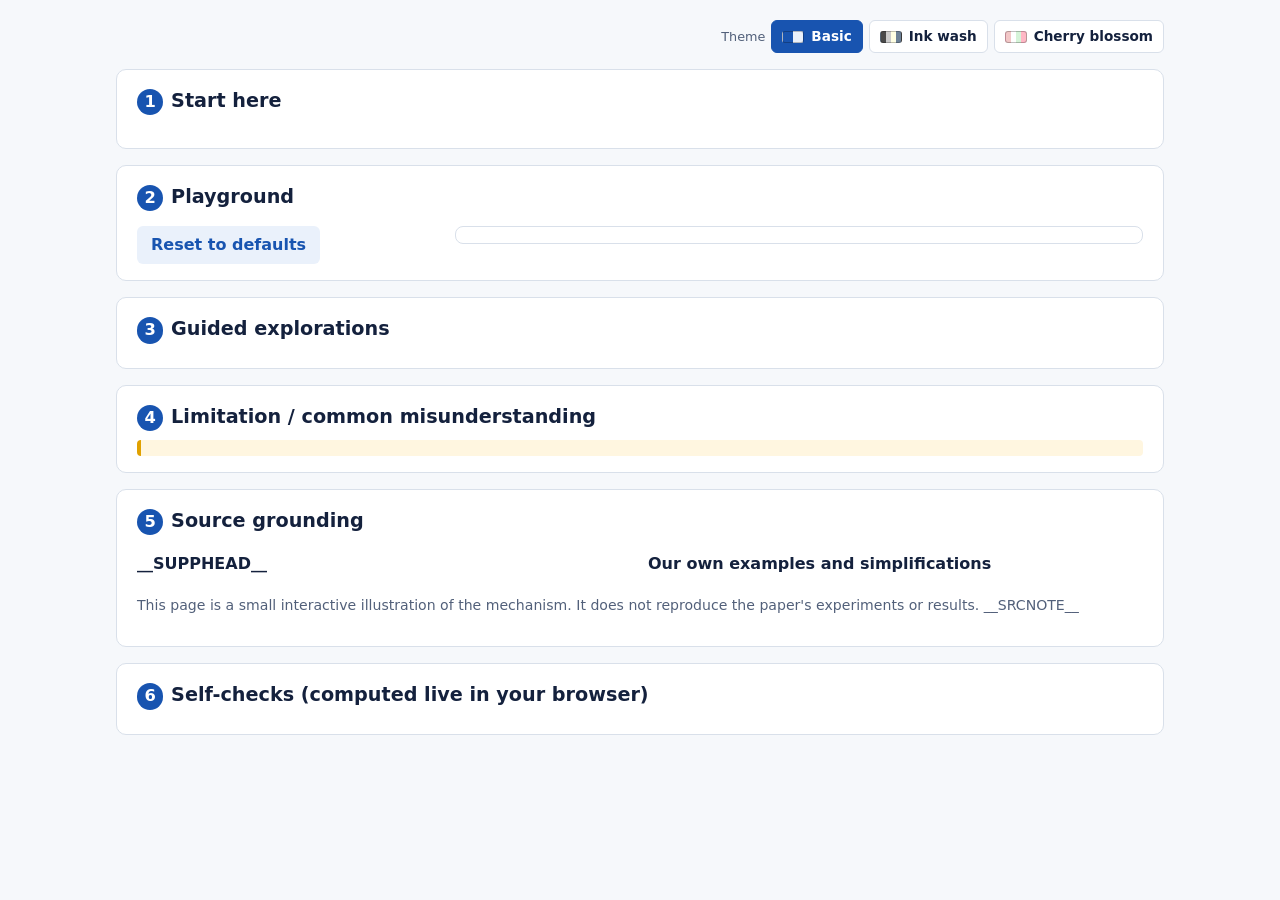
<file: template.html>
<!doctype html>
<html lang="en">
<head>
<meta charset="utf-8">
<meta name="viewport" content="width=device-width,initial-scale=1">
<title>__TITLE__</title>
<style>
/* Themes. Every colour on the page, including the SVG charts (via H.c.* and H.color in runtime.js), comes from these variables. */
:root,:root[data-theme="basic"]{--bg:#f6f8fb;--card:#fff;--card2:#fbfcfe;--ink:#14213d;--mute:#52607a;--line:#d9e0ea;--acc:#1854b0;--accbg:#eaf1fb;--onacc:#fff;--ok:#1b7f4b;--bad:#b3261e;--badbg:#fdecea;--warn:#8a5a00;--warnbg:#fff6e0;--warnborder:#e0a100;--focus:#f0a500;--chart1:#2563b8;--chart2:#c0392b;--chart3:#2e8b57;--grid:#e3e8ef;--axis:#555;--heat0:#ecf4fc;--heat:#1854b0;--onheat:#fff}
/* Ink wash: charcoal #4A4A4A, gray #CBCBCB, ivory #FFFFE3, slate #6D8196 (text/accents darkened for contrast) */
:root[data-theme="inkwash"]{--bg:#FFFFE3;--card:#fffff2;--card2:#fbfbe9;--ink:#33363a;--mute:#5b5f63;--line:#CBCBCB;--acc:#4f6579;--accbg:#e9ecee;--onacc:#fffff2;--ok:#3f6b4a;--bad:#9b2c2c;--badbg:#f6e3df;--warn:#4A4A4A;--warnbg:#efeed2;--warnborder:#6D8196;--focus:#4f6579;--chart1:#4f6579;--chart2:#4A4A4A;--chart3:#8a98a6;--grid:#dcdcd0;--axis:#4A4A4A;--heat0:#f4f4de;--heat:#4A4A4A;--onheat:#fffff2}
/* Cherry blossom: pink #F2C7C7, white #FFFFFF, mint #D5F3D8, rose #FFB7C5 (text/accents deepened for contrast) */
:root[data-theme="cherry"]{--bg:#fdf2f4;--card:#ffffff;--card2:#fff8f9;--ink:#3b2a2f;--mute:#6f5a60;--line:#F2C7C7;--acc:#b03a5e;--accbg:#fbe3e6;--onacc:#fff;--ok:#2f7a47;--bad:#b3261e;--badbg:#fdecea;--warn:#2d5f3b;--warnbg:#D5F3D8;--warnborder:#5aa86f;--focus:#b03a5e;--chart1:#c2456b;--chart2:#3f9a5a;--chart3:#e08aa0;--grid:#f6dfe1;--axis:#6f5a60;--heat0:#fff1f4;--heat:#b03a5e;--onheat:#fff}
*{box-sizing:border-box}
body{margin:0;background:var(--bg);color:var(--ink);font:16px/1.55 system-ui,"Segoe UI",Arial,sans-serif}
main{max-width:1080px;margin:0 auto;padding:20px 16px 60px}
header h1{margin:0 0 4px;font-size:1.75rem;line-height:1.25}
header p{margin:2px 0;color:var(--mute)}
section{background:var(--card);border:1px solid var(--line);border-radius:10px;padding:16px 20px;margin:16px 0}
h2{margin:0 0 8px;font-size:1.2rem}
h2 .n{display:inline-block;background:var(--acc);color:var(--onacc);border-radius:50%;width:1.6em;height:1.6em;text-align:center;font-size:.85em;line-height:1.6em;margin-right:8px}
.eq{background:var(--accbg);border-left:4px solid var(--acc);padding:8px 12px;margin:8px 0;font-family:Cambria,"Times New Roman",serif;font-size:1.1rem;overflow-x:auto;white-space:pre-wrap}
table.sym{border-collapse:collapse;width:100%}
table.sym td{border-top:1px solid var(--line);padding:5px 8px;vertical-align:top}
table.sym td:first-child{white-space:nowrap;font-family:Cambria,"Times New Roman",serif;font-weight:bold;width:1%}
.play{display:grid;grid-template-columns:minmax(230px,300px) 1fr;gap:18px}
@media(max-width:760px){.play{grid-template-columns:1fr}}
.ctl{margin-bottom:14px}
.ctl .mgrid{max-width:100%;overflow-x:auto}
.ctl input[type=range]{margin:0}
.ctl label{font-weight:600;display:block;margin-bottom:3px}
.ctl .help{font-size:.82rem;color:var(--mute);margin-top:2px}
.ctl input[type=range]{width:100%}
.ctl .val{font-variant-numeric:tabular-nums;color:var(--acc);font-weight:700;margin-left:6px}
.ctl select{width:100%;padding:5px;background:var(--card);color:var(--ink);border:1px solid var(--line);border-radius:4px}
.mgrid{display:inline-grid;gap:3px}
.mgrid input{width:58px;padding:4px;background:var(--card);color:var(--ink);border:1px solid var(--line);border-radius:4px;font:inherit;text-align:right}
.mgrid input.bad{border-color:var(--bad);background:var(--badbg)}
.mgrid.dense input{width:40px;padding:3px}
.mgrid span{font-size:.75rem;color:var(--mute);text-align:center}
.viz{overflow-x:auto;border:1px solid var(--line);border-radius:8px;padding:8px;background:var(--card)}
.err{color:var(--bad);font-weight:600;padding:8px}
.vals{margin-top:12px;display:grid;grid-template-columns:repeat(auto-fit,minmax(200px,1fr));gap:10px}
.val-card{border:1px solid var(--line);border-radius:8px;padding:6px 10px;background:var(--card2);overflow-x:auto}
.val-card b{display:block;font-size:.82rem;color:var(--mute);font-weight:600}
.val-card .big{font-size:1.25rem;font-variant-numeric:tabular-nums;font-weight:700}
table.mat{border-collapse:collapse;font-variant-numeric:tabular-nums;font-size:.9rem}
table.mat td,table.mat th{border:1px solid var(--line);padding:2px 7px;text-align:right}
table.mat th{background:var(--accbg);font-weight:600}
.steps{margin:6px 0 0;padding-left:20px;color:var(--mute);font-size:.92rem}
.exp{border:1px solid var(--line);border-radius:8px;padding:10px 14px;margin:10px 0}
.exp h3{margin:0 0 6px;font-size:1.05rem}
.exp dl{margin:0}.exp dt{font-weight:700;color:var(--acc);margin-top:4px}.exp dd{margin:0 0 0 0}
button{background:var(--acc);color:var(--onacc);border:0;border-radius:6px;padding:7px 14px;font:inherit;font-weight:600;cursor:pointer}
button.sec{background:var(--accbg);color:var(--acc)}
button:focus-visible,input:focus-visible,select:focus-visible{outline:3px solid var(--focus);outline-offset:2px}
.warn{background:var(--warnbg);border-left:4px solid var(--warnborder);padding:8px 12px;border-radius:4px;color:var(--warn)}
.two{display:grid;grid-template-columns:1fr 1fr;gap:16px}
@media(max-width:760px){.two{grid-template-columns:1fr}}
.two h3{margin:0 0 4px;font-size:1rem}
.two ul{margin:0;padding-left:20px}
.src li::marker{color:var(--ok)}.own li::marker{color:var(--warn)}
#checks li{list-style:none;margin:2px 0}
#checks{padding-left:0;margin:6px 0}
.pass{color:var(--ok)}.fail{color:var(--bad);font-weight:700}
.note{font-size:.88rem;color:var(--mute)}
a{color:var(--acc)}
.top{display:flex;flex-wrap:wrap;justify-content:space-between;align-items:flex-start;gap:12px}
.themes{display:flex;gap:6px;flex-wrap:wrap}
.themes button{background:var(--card);color:var(--ink);border:1px solid var(--line);padding:5px 10px;font-size:.85rem;font-weight:600;display:inline-flex;align-items:center;gap:7px}
.themes button[aria-pressed="true"]{background:var(--acc);color:var(--onacc);border-color:var(--acc)}
.themes .sw{width:22px;height:12px;border-radius:3px;border:1px solid rgba(0,0,0,.25);display:inline-block}
.themes-label{font-size:.8rem;color:var(--mute);align-self:center}
</style>
</head>
<body>
<main>
<header>
  <div class="top">
    <h1 id="title"></h1>
    <div class="themes" id="themes" role="group" aria-label="Color theme">
      <span class="themes-label">Theme</span>
      <button type="button" data-theme="basic" aria-pressed="true"><i class="sw" style="background:linear-gradient(90deg,#1854b0 50%,#eaf1fb 50%)"></i>Basic</button>
      <button type="button" data-theme="inkwash" aria-pressed="false"><i class="sw" style="background:linear-gradient(90deg,#4A4A4A 25%,#CBCBCB 25% 50%,#FFFFE3 50% 75%,#6D8196 75%)"></i>Ink wash</button>
      <button type="button" data-theme="cherry" aria-pressed="false"><i class="sw" style="background:linear-gradient(90deg,#F2C7C7 25%,#FFFFFF 25% 50%,#D5F3D8 50% 75%,#FFB7C5 75%)"></i>Cherry blossom</button>
    </div>
  </div>
  <p id="meta"></p>
</header>

<section id="start"><h2><span class="n">1</span>Start here</h2>
  <p id="idea"></p>
  <p id="why"></p>
  <div id="eqs"></div>
  <table class="sym" id="symbols" aria-label="Symbols"></table>
</section>

<section id="playground"><h2><span class="n">2</span>Playground</h2>
  <p class="note" id="howto"></p>
  <div class="play">
    <div><div id="controls"></div><button class="sec" id="reset" type="button">Reset to defaults</button></div>
    <div><div class="viz" id="viz" aria-live="polite"></div><div class="vals" id="vals"></div></div>
  </div>
</section>

<section id="explore"><h2><span class="n">3</span>Guided explorations</h2><div id="exps"></div></section>

<section id="limits"><h2><span class="n">4</span>Limitation / common misunderstanding</h2><div class="warn" id="limit"></div></section>

<section id="ground"><h2><span class="n">5</span>Source grounding</h2>
  <p id="paper"></p>
  <div class="two">
    <div class="src"><h3>__SUPPHEAD__</h3><ul id="supp"></ul></div>
    <div class="own"><h3>Our own examples and simplifications</h3><ul id="ours"></ul></div>
  </div>
  <p class="note">This page is a small interactive illustration of the mechanism. It does not reproduce the paper's experiments or results. __SRCNOTE__</p>
</section>

<section id="selfcheck"><h2><span class="n">6</span>Self-checks (computed live in your browser)</h2>
  <ul id="checks"></ul>
</section>
</main>

<script type="application/json" id="spec">__SPEC_JSON__</script>
<script>
__RUNTIME__
</script>
<script>
(function () {
  'use strict';
  var SPEC = JSON.parse(document.getElementById('spec').textContent);
  /* ---------- theme switcher (choice is remembered when the browser allows it) ---------- */
  var THEMES = ['basic', 'inkwash', 'cherry'];
  function applyTheme(name) {
    if (THEMES.indexOf(name) < 0) name = 'basic';
    document.documentElement.setAttribute('data-theme', name);
    Array.prototype.forEach.call(document.querySelectorAll('#themes button'), function (b) {
      b.setAttribute('aria-pressed', String(b.getAttribute('data-theme') === name));
    });
    try { localStorage.setItem('p2p-theme', name); } catch (e) {}
  }
  Array.prototype.forEach.call(document.querySelectorAll('#themes button'), function (b) {
    b.addEventListener('click', function () { applyTheme(b.getAttribute('data-theme')); });
  });
  var savedTheme = 'basic';
  try { savedTheme = localStorage.getItem('p2p-theme') || 'basic'; } catch (e) {}
  applyTheme(savedTheme);
  function $(id) { return document.getElementById(id); }
  function el(tag, props, kids) {
    var e = document.createElement(tag);
    for (var k in (props || {})) { if (k === 'text') e.textContent = props[k]; else if (k === 'html') e.innerHTML = props[k]; else e.setAttribute(k, props[k]); }
    (kids || []).forEach(function (c) { e.appendChild(c); });
    return e;
  }
  function mkFn(args, src) {
    var wrap = function (b) { return 'return (function(){\n' + b + '\n}).call(this);'; };
    try { return new Function(args, wrap('return (' + src + '\n);')); } catch (e) { return new Function(args, wrap(src)); }
  }
  var compute = mkFn('p,H', SPEC.compute);
  var draw = mkFn('s,p,H', SPEC.draw);
  var invs = (SPEC.invariants || []).map(function (i) { return { label: i.label, fn: mkFn('s,p,H', i.test) }; });
  var tests = (SPEC.tests || []).map(function (t) { return { label: t.label, set: t.set || {}, fn: mkFn('s,p,H', t.test) }; });
  var ctrls = SPEC.controls || [];

  function clone(x) { return JSON.parse(JSON.stringify(x)); }
  function defaults() { var p = {}; ctrls.forEach(function (c) { p[c.id] = clone(c.default); }); return p; }
  var P = defaults();
  var widgets = {};

  /* ---------- static text ---------- */
  $('title').textContent = SPEC.title;
  var pp = SPEC.paper || {};
  $('meta').textContent = [pp.title, pp.authors, pp.year, pp.section].filter(Boolean).join(' · ') +
    (SPEC.audience ? '  |  For: ' + SPEC.audience : '');
  $('idea').textContent = SPEC.idea;
  $('why').textContent = SPEC.why;
  (SPEC.equations || []).forEach(function (q) { $('eqs').appendChild(el('div', { 'class': 'eq', text: q })); });
  (SPEC.symbols || []).forEach(function (s) {
    $('symbols').appendChild(el('tr', {}, [el('td', { text: s.sym }), el('td', { text: s.meaning })]));
  });
  if (SPEC.steps && SPEC.steps.length) {
    $('howto').textContent = 'How to read the picture:';
    var ol = el('ol', { 'class': 'steps' });
    SPEC.steps.forEach(function (t) { ol.appendChild(el('li', { text: t })); });
    $('howto').appendChild(ol);
  } else $('howto').textContent = 'Change a control and watch the picture and the numbers update.';
  $('limit').textContent = SPEC.limitation;
  $('paper').textContent = 'Source: ' + [pp.title, pp.authors, pp.year].filter(Boolean).join(', ') + (pp.section ? ' — ' + pp.section : '') + '. ';
  if (SPEC.source_url) { var a = el('a', { href: SPEC.source_url, text: SPEC.source_url, rel: 'noopener' }); $('paper').appendChild(a); }
  (SPEC.supported || []).forEach(function (t) { $('supp').appendChild(el('li', { text: t })); });
  (SPEC.ours || []).forEach(function (t) { $('ours').appendChild(el('li', { text: t })); });

  /* ---------- controls ---------- */
  function setWidget(c) {
    var w = widgets[c.id], v = P[c.id];
    if (c.type === 'range') { w.input.value = v; w.val.textContent = H.fmt(Number(v), 3); }
    else if (c.type === 'toggle') w.input.checked = !!v;
    else if (c.type === 'select') w.input.value = String(v);
    else if (c.type === 'matrix') w.inputs.forEach(function (row, i) { row.forEach(function (inp, j) { inp.value = v[i][j]; inp.className = ''; }); });
  }
  ctrls.forEach(function (c) {
    var box = el('div', { 'class': 'ctl' });
    var id = 'c_' + c.id;
    var lab = el('label', { 'for': id, text: c.label });
    box.appendChild(lab);
    var w = widgets[c.id] = {};
    if (c.type === 'range') {
      w.val = el('span', { 'class': 'val' }); lab.appendChild(w.val);
      w.input = el('input', { type: 'range', id: id, min: c.min, max: c.max, step: c.step || 'any' });
      w.input.addEventListener('input', function () { P[c.id] = Number(w.input.value); w.val.textContent = H.fmt(P[c.id], 3); update(); });
      box.appendChild(w.input);
    } else if (c.type === 'toggle') {
      w.input = el('input', { type: 'checkbox', id: id });
      lab.insertBefore(w.input, lab.firstChild); w.input.style.marginRight = '8px';
      w.input.addEventListener('change', function () { P[c.id] = w.input.checked; update(); });
    } else if (c.type === 'select') {
      w.input = el('select', { id: id });
      (c.options || []).forEach(function (o) { w.input.appendChild(el('option', { value: String(o.value != null ? o.value : o), text: String(o.label != null ? o.label : o) })); });
      w.input.addEventListener('change', function () {
        var opt = (c.options || []).filter(function (o) { return String(o.value != null ? o.value : o) === w.input.value; })[0];
        var raw = opt && opt.value != null ? opt.value : w.input.value;
        P[c.id] = (typeof c.default === 'number') ? Number(raw) : raw; update();
      });
      box.appendChild(w.input);
    } else if (c.type === 'matrix') {
      var R = c.default.length, C = c.default[0].length;
      var g = el('div', { 'class': 'mgrid', role: 'group', 'aria-labelledby': id });
      if (C > 4) g.className += ' dense';
      g.style.gridTemplateColumns = (c.rowLabels ? 'auto ' : '') + 'repeat(' + C + ',auto)';
      if (c.colLabels) { if (c.rowLabels) g.appendChild(el('span')); c.colLabels.forEach(function (t) { g.appendChild(el('span', { text: t })); }); }
      w.inputs = [];
      for (var i = 0; i < R; i++) {
        w.inputs.push([]);
        if (c.rowLabels) g.appendChild(el('span', { text: c.rowLabels[i] }));
        for (var j = 0; j < C; j++) {
          (function (i, j) {
            var inp = el('input', { type: 'number', step: c.step || 'any', 'aria-label': c.label + ' row ' + (i + 1) + ' column ' + (j + 1) });
            if (c.min != null) inp.min = c.min; if (c.max != null) inp.max = c.max;
            inp.addEventListener('input', function () {
              var v = parseFloat(inp.value);
              if (!isFinite(v)) { inp.className = 'bad'; return; }
              if (c.min != null && v < c.min) v = c.min; if (c.max != null && v > c.max) v = c.max;
              inp.className = ''; P[c.id][i][j] = v; update();
            });
            w.inputs[i].push(inp); g.appendChild(inp);
          })(i, j);
        }
      }
      box.appendChild(g);
    }
    if (c.help) box.appendChild(el('div', { 'class': 'help', text: c.help }));
    $('controls').appendChild(box);
    setWidget(c);
  });
  $('reset').addEventListener('click', function () { P = defaults(); ctrls.forEach(setWidget); update(); });

  /* ---------- rendering ---------- */
  function showValue(v) {
    if (typeof v === 'number') return el('div', { 'class': 'big', text: H.fmt(v, 4) });
    if (Array.isArray(v)) return el('div', { html: H.table(v, {}) });
    if (v && typeof v === 'object' && v.matrix) return el('div', { html: H.table(v.matrix, v) });
    return el('div', { text: String(v) });
  }
  var lastS = null;
  function runInvariants(s, p) {
    return invs.map(function (i) {
      var ok = false, err = '';
      try { ok = i.fn(s, p, H) === true; } catch (e) { err = String(e.message || e); }
      return { label: i.label, ok: ok, err: err };
    });
  }
  function renderChecks(live) {
    var ul = $('checks'); ul.textContent = '';
    live.forEach(function (r) {
      ul.appendChild(el('li', { 'class': r.ok ? 'pass' : 'fail', text: (r.ok ? '✓ ' : '✗ ') + r.label + (r.err ? ' (' + r.err + ')' : '') }));
    });
    ul.appendChild(el('li', { 'class': 'note', text: 'The first group is evaluated on your current settings; "Edge case" items use fixed settings.' }));
    if ((SPEC.dropped_checks || []).length)
      ul.appendChild(el('li', { 'class': 'note', text: 'Not shown because the generator could not verify them against its own calculation: ' + SPEC.dropped_checks.join('; ') + '.' }));
  }
  var edgeResults = tests.map(function (t) {
    var p = defaults(); for (var k in t.set) p[k] = clone(t.set[k]);
    var ok = false, err = '';
    try { var s = compute(p, H); ok = t.fn(s, p, H) === true; } catch (e) { err = String(e.message || e); }
    return { label: 'Edge case: ' + t.label, ok: ok, err: err };
  });
  function update() {
    var s;
    try {
      s = compute(P, H); lastS = s;
      $('viz').innerHTML = String(draw(s, P, H)).replace(/>\s*(undefined|NaN|null)\s*</g, '><');
      var vals = $('vals'); vals.textContent = '';
      (s.show || []).forEach(function (it) {
        var card = el('div', { 'class': 'val-card' }, [el('b', { text: it.label }), showValue(it.value)]);
        vals.appendChild(card);
      });
      renderChecks(runInvariants(s, P).concat(edgeResults));
    } catch (e) {
      $('viz').innerHTML = '';
      $('viz').appendChild(el('div', { 'class': 'err', text: 'This setting could not be computed: ' + (e.message || e) }));
    }
  }

  /* ---------- explorations ---------- */
  (SPEC.explorations || []).forEach(function (x, idx) {
    var card = el('div', { 'class': 'exp' }, [
      el('h3', { text: 'Exploration ' + (idx + 1) + ': ' + x.title }),
      el('dl', {}, [
        el('dt', { text: 'What to change' }), el('dd', { text: x.change }),
        el('dt', { text: 'What to observe' }), el('dd', { text: x.observe }),
        el('dt', { text: 'Why it happens' }), el('dd', { text: x.why })
      ])
    ]);
    var b = el('button', { type: 'button', text: 'Set these values for me' });
    b.addEventListener('click', function () {
      P = defaults();
      for (var k in (x.set || {})) P[k] = clone(x.set[k]);
      ctrls.forEach(setWidget); update();
      $('playground').scrollIntoView({ behavior: 'smooth', block: 'start' });
    });
    card.appendChild(el('p', {}, [b]));
    $('exps').appendChild(card);
  });

  update();
})();
</script>
</body>
</html>
</file>
